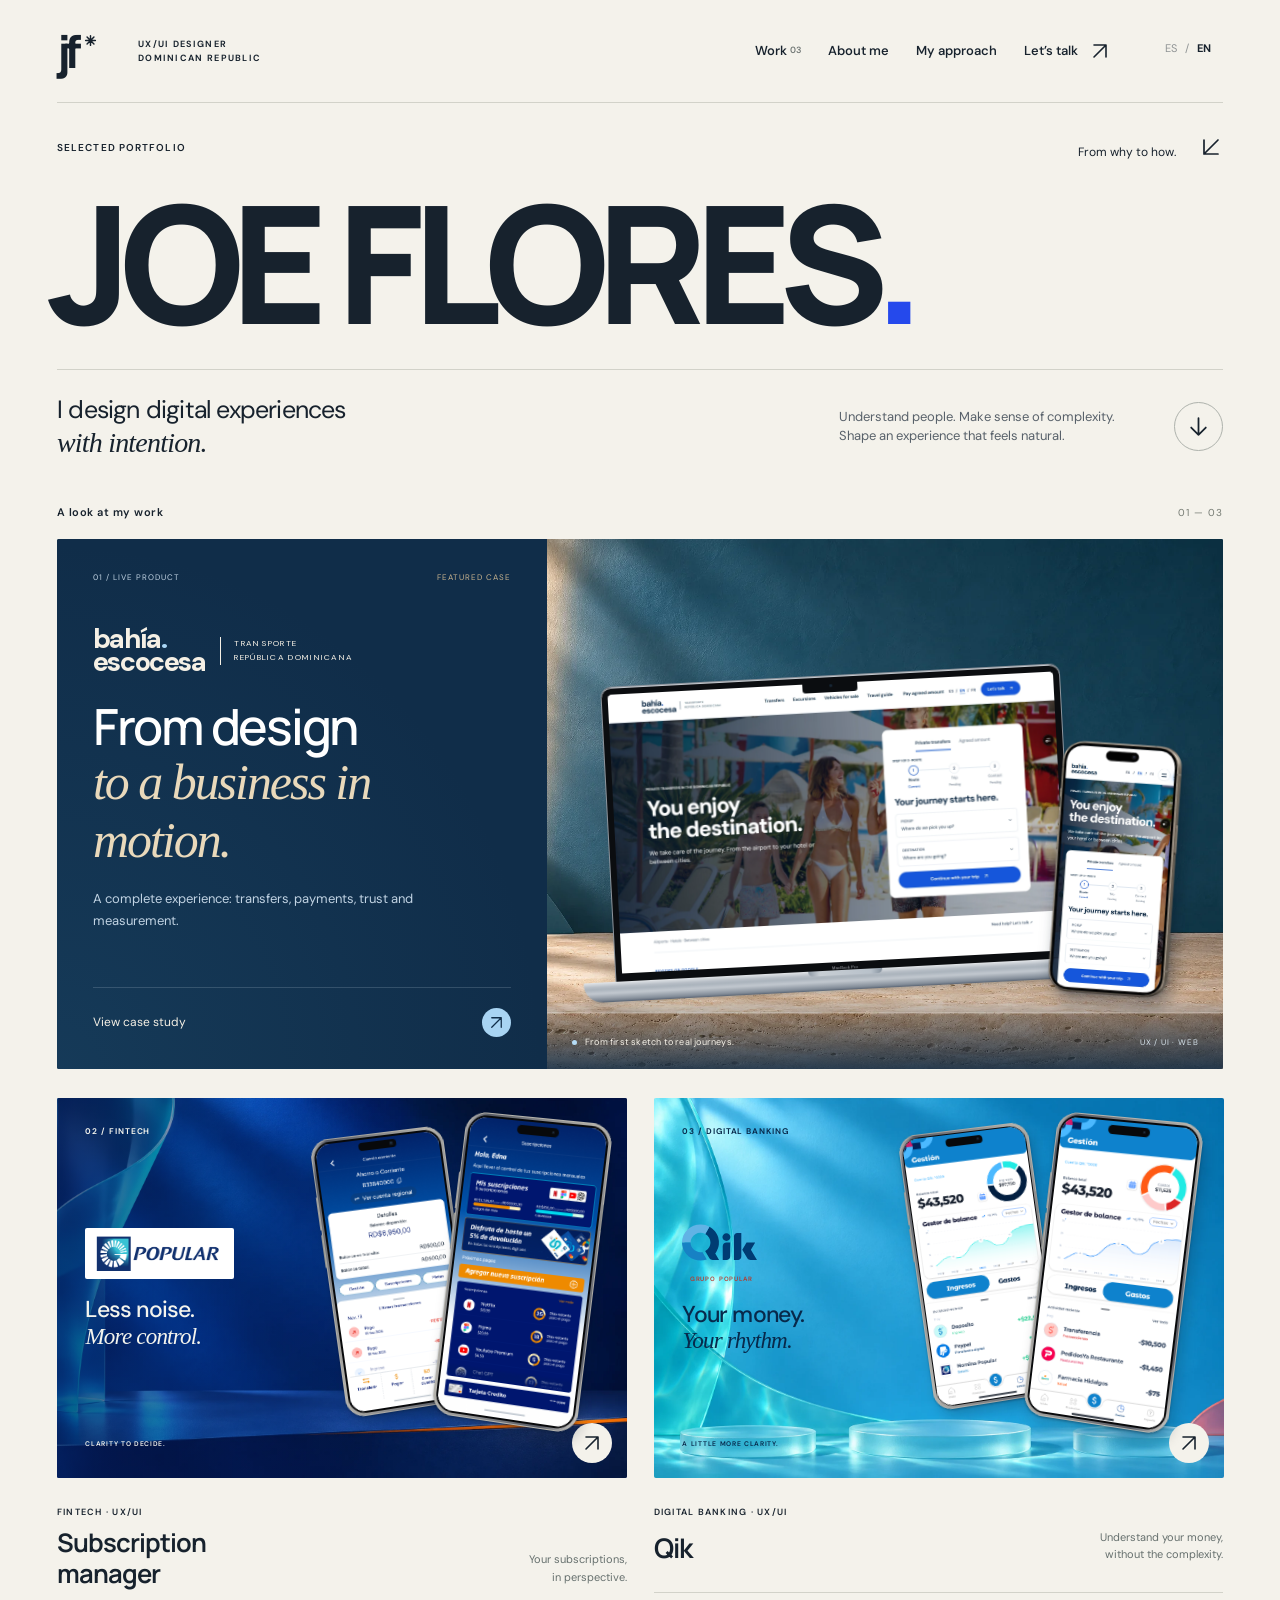
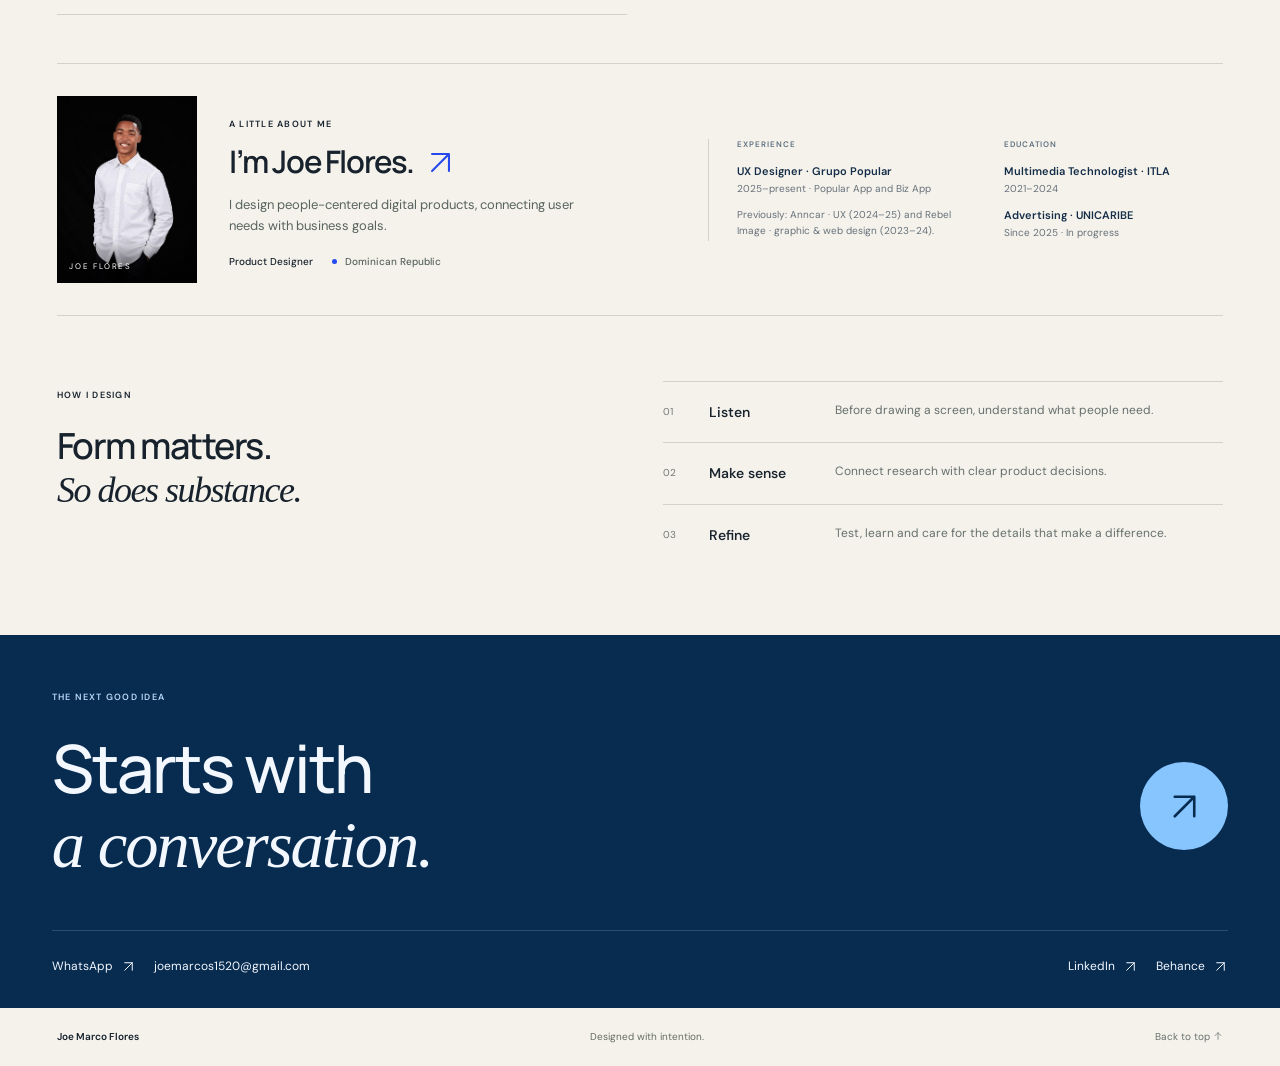
<file: index.html>
<!DOCTYPE html><!--RZm0RHd93FFz3x6R8NJFx--><html lang="es"><head><meta charSet="utf-8"/><meta name="viewport" content="width=device-width, initial-scale=1"/><link rel="preload" as="image" href="/assets/bahia-editorial-scene-v2.webp"/><link rel="preload" as="image" href="/brands/banco-popular.png"/><link rel="preload" as="image" href="/brands/qik.svg"/><link rel="stylesheet" href="/_next/static/css/b56b23ca45e11f34.css" data-precedence="next"/><link rel="stylesheet" href="/_next/static/css/22aca18f364b1f8f.css" data-precedence="next"/><link rel="stylesheet" href="/_next/static/css/aa8839a4b5eee805.css" data-precedence="next"/><link rel="stylesheet" href="/_next/static/css/de55ce3bc943521c.css" data-precedence="next"/><link rel="stylesheet" href="/_next/static/css/5aa8cb97402529fc.css" data-precedence="next"/><link rel="preload" as="script" fetchPriority="low" href="/_next/static/chunks/webpack-1fdf7bc646a7a516.js"/><script src="/_next/static/chunks/4bd1b696-c023c6e3521b1417.js" async=""></script><script src="/_next/static/chunks/255-0e5ac6cd71b0e266.js" async=""></script><script src="/_next/static/chunks/main-app-debdf4bf63d4c875.js" async=""></script><script src="/_next/static/chunks/app/layout-121a145ad24edab0.js" async=""></script><script src="/_next/static/chunks/app/page-9e885629a5d65885.js" async=""></script><title>Joe Flores — Product Designer · UX/UI</title><meta name="description" content="Diseño experiencias digitales con intención. Portafolio de producto y UX/UI de Joe Flores."/><meta name="robots" content="noindex, nofollow"/><link rel="canonical" href="https://joefloresxv.github.io/"/><meta property="og:title" content="Joe Flores — Product Designer · UX/UI"/><meta property="og:description" content="Diseño experiencias digitales con intención. Portafolio de producto y UX/UI de Joe Flores."/><meta property="og:url" content="https://joefloresxv.github.io/"/><meta property="og:site_name" content="Joe Flores"/><meta property="og:locale" content="es_DO"/><meta property="og:image" content="https://joefloresxv.github.io/social/joe-flores-logo-v1.png"/><meta property="og:image:width" content="1200"/><meta property="og:image:height" content="630"/><meta property="og:image:type" content="image/png"/><meta property="og:image:alt" content="Logo de Joe Flores — Product Designer · UX/UI"/><meta property="og:type" content="website"/><meta name="twitter:card" content="summary_large_image"/><meta name="twitter:title" content="Joe Flores — Product Designer · UX/UI"/><meta name="twitter:description" content="Diseño experiencias digitales con intención. Portafolio de producto y UX/UI de Joe Flores."/><meta name="twitter:image" content="https://joefloresxv.github.io/social/joe-flores-logo-v1.png"/><meta name="twitter:image:alt" content="Logo de Joe Flores — Product Designer · UX/UI"/><link rel="icon" href="/icon.svg?3f136c70be4e0a93" type="image/svg+xml" sizes="any"/><script src="/_next/static/chunks/polyfills-42372ed130431b0a.js" noModule=""></script></head><body><div hidden=""><!--$--><!--/$--></div><div class="jf-page" lang="es"><header class="jf-header"><a href="#inicio" class="jf-wordmark" aria-label="Joe Flores, inicio">jf<span><svg data-portfolio-icon="asterisk" aria-hidden="true" focusable="false" width="1em" height="1em" viewBox="0 0 24 24" fill="none" stroke="currentColor" stroke-width="2.7" stroke-linecap="round" stroke-linejoin="round" style="display:inline-block;vertical-align:-.12em;flex-shrink:0;pointer-events:none"><path d="M12 3v18M3 12h18M5.64 5.64l12.72 12.72M5.64 18.36 18.36 5.64"></path></svg></span></a><span class="jf-header-caption">UX/UI DESIGNER<br/>REPÚBLICA DOMINICANA</span><nav id="jf-navigation" class="jf-nav" aria-label="Navegación principal"><a href="#projects">Proyectos<!-- --> <span>03</span></a><a href="#sobre-mi">Sobre mí</a><a href="#enfoque">Mi enfoque</a><a href="mailto:joemarcos1520@gmail.com">Hablemos<!-- --> <svg width="24" height="24" viewBox="0 0 24 24" fill="none" aria-hidden="true"><path d="M6 18 18 6M6 6h12v12" stroke="currentColor" stroke-width="1.6" stroke-linecap="round" stroke-linejoin="round"></path></svg></a></nav><button class="jf-lang" aria-label="Switch to English"><span class="jf-active">ES</span><span class="jf-lang-divider">/</span><span class="">EN</span></button><button class="jf-menu" aria-controls="jf-navigation" aria-expanded="false" aria-label="Abrir o cerrar menú"><svg data-portfolio-icon="menu" aria-hidden="true" focusable="false" width="1em" height="1em" viewBox="0 0 24 24" fill="none" stroke="currentColor" stroke-width="1.7" stroke-linecap="round" stroke-linejoin="round" style="display:inline-block;vertical-align:-.12em;flex-shrink:0;pointer-events:none"><path d="M4 6h16M4 12h16M4 18h16"></path></svg></button></header><main><section class="jf-intro" id="inicio"><div class="jf-intro-top"><span>PORTAFOLIO SELECCIONADO</span><span class="jf-intro-note">Del porqué al cómo.<!-- --> <span><svg data-portfolio-icon="arrow-down-left" aria-hidden="true" focusable="false" width="1em" height="1em" viewBox="0 0 24 24" fill="none" stroke="currentColor" stroke-width="1.7" stroke-linecap="round" stroke-linejoin="round" style="display:inline-block;vertical-align:-.12em;flex-shrink:0;pointer-events:none"><path d="M19 5 5 19M5 5v14h14"></path></svg></span></span></div><h1>JOE FLORES<span class="jf-name-dot">.</span></h1><div class="jf-intro-bottom"><p>Diseño experiencias digitales<br/><em>con intención.</em></p><p class="jf-intro-description">Entender a las personas. Ordenar lo complejo. Darle forma a una experiencia que se sienta natural.</p><a href="#projects" class="jf-down" aria-label="Ver proyectos"><svg data-portfolio-icon="arrow-down" aria-hidden="true" focusable="false" width="1em" height="1em" viewBox="0 0 24 24" fill="none" stroke="currentColor" stroke-width="1.7" stroke-linecap="round" stroke-linejoin="round" style="display:inline-block;vertical-align:-.12em;flex-shrink:0;pointer-events:none"><path d="M12 4v16m-7-7 7 7 7-7"></path></svg></a></div></section><section class="jf-work" id="projects" aria-label="Proyectos seleccionados"><div class="jf-section-line"><h2>Una mirada a mi trabajo</h2><span>01 — 03</span></div><a class="jf-feature jf-feature-bahia" id="bahia-cover" href="/proyectos/bahia/"><div class="jf-feature-copy"><div class="jf-project-kicker"><span>01 / <!-- -->PRODUCTO EN PRODUCCIÓN</span><span>CASO DESTACADO</span></div><div class="jf-feature-story"><span class="project-brand project-brand-bahia jf-bahia-feature-brand" role="img" aria-label="Bahía Escocesa"><span class="bahia-brand-name">bahía<span class="bahia-brand-dot">.</span><br/>escocesa</span><span class="bahia-brand-descriptor">TRANSPORTE<br/>REPÚBLICA DOMINICANA</span></span><h3>Del diseño<br/><em>a un negocio en marcha.</em></h3><p class="jf-feature-description">Una experiencia completa: traslados, pagos, confianza y medición.</p></div><div class="jf-feature-link"><span>Ver el caso</span><svg width="24" height="24" viewBox="0 0 24 24" fill="none" aria-hidden="true"><path d="M6 18 18 6M6 6h12v12" stroke="currentColor" stroke-width="1.6" stroke-linecap="round" stroke-linejoin="round"></path></svg></div></div><div class="jf-feature-art jf-bahia-feature-art"><img class="jf-cover-photo jf-scene-background" src="/assets/bahia-editorial-scene-v2.webp" width="1586" height="992" alt=""/><div class="device-macbook jf-bahia-feature-mac" data-device="macbook"><div class="device-macbook-lid"><div class="device-macbook-screen"><img src="/assets/bahia-desktop-hd.webp" alt="Portada real de Bahía Escocesa en un MacBook Pro." width="1897" height="1186" loading="lazy" data-original-screen="true"/></div><span class="device-macbook-camera" aria-hidden="true"><i></i></span><span class="device-macbook-name" aria-hidden="true">MacBook Pro</span></div><div class="device-macbook-base" aria-hidden="true"><span></span></div></div><div class="bahia-iphone jf-bahia-feature-phone" data-device="iphone"><div class="bahia-iphone-image"><div class="bahia-iphone-display"><img src="/assets/bahia-home-mobile-es.webp" alt="Portada real de Bahía Escocesa en un iPhone." width="828" height="1724" loading="lazy" data-original-screen="true"/></div><img class="bahia-iphone-frame" src="/assets/bahia-iphone-titanium.webp" width="640" height="1285" alt="" loading="lazy"/></div></div><div class="jf-art-label"><span class="jf-bahia-live-dot"></span>Del primer boceto al viaje real.<span class="jf-cover-type">UX / UI · WEB</span></div></div></a><div class="jf-secondary-grid"><a class="jf-project jf-popular" id="popular-cover" href="/proyectos/gestor/"><div class="jf-project-image"><img class="jf-scene-background" src="/assets/gestor-editorial-scene-v2.webp" width="1536" height="1024" loading="lazy" alt=""/><div class="device-iphone jf-real-device jf-popular-back" data-device="iphone"><div class="device-iphone-body"><div class="device-iphone-screen"><img src="/assets/gestor-cuenta-real.png" alt="Pantalla original del portafolio: cuenta corriente." width="430" height="932" loading="lazy" data-original-screen="true"/></div><span class="device-iphone-island" aria-hidden="true"><i></i></span></div><span class="device-iphone-buttons" aria-hidden="true"></span></div><div class="device-iphone jf-real-device jf-popular-front" data-device="iphone"><div class="device-iphone-body"><div class="device-iphone-screen"><img src="/assets/gestor-suscripciones-real.png" alt="Pantalla original del portafolio: mis suscripciones y próximos pagos." width="430" height="932" loading="lazy" data-original-screen="true"/></div><span class="device-iphone-island" aria-hidden="true"><i></i></span></div><span class="device-iphone-buttons" aria-hidden="true"></span></div><div class="jf-cover-editorial jf-popular-editorial"><span class="jf-cover-index">02 / FINTECH</span><div><span class="project-brand project-brand-popular "><img src="/brands/banco-popular.png" width="300" height="81" alt="Banco Popular"/></span><p>Menos ruido.<br/><em>Más control.</em></p></div><span class="jf-cover-footnote">CLARIDAD PARA DECIDIR.</span></div><span class="jf-project-arrow"><svg width="24" height="24" viewBox="0 0 24 24" fill="none" aria-hidden="true"><path d="M6 18 18 6M6 6h12v12" stroke="currentColor" stroke-width="1.6" stroke-linecap="round" stroke-linejoin="round"></path></svg></span></div><div class="jf-project-caption"><div><span class="jf-small-label">FINTECH · UX/UI</span><h3>Gestor de suscripciones</h3></div><p>Tus suscripciones,<br/>en perspectiva.</p></div></a><a class="jf-project jf-qik" id="qik-cover" href="/proyectos/qik/"><div class="jf-project-image"><img class="jf-scene-background" src="/assets/qik-editorial-scene-v2.webp" width="1536" height="1024" loading="lazy" alt=""/><div class="device-iphone jf-real-device jf-qik-back" data-device="iphone"><div class="device-iphone-body"><div class="device-iphone-screen"><img src="/assets/qik-ingresos-real.png" alt="Pantalla original Qik del portafolio: gestión de ingresos." width="402" height="874" loading="lazy" data-original-screen="true"/></div><span class="device-iphone-island" aria-hidden="true"><i></i></span></div><span class="device-iphone-buttons" aria-hidden="true"></span></div><div class="device-iphone jf-real-device jf-qik-front" data-device="iphone"><div class="device-iphone-body"><div class="device-iphone-screen"><img src="/assets/qik-gastos-real.png" alt="Pantalla original Qik del portafolio: gestión de gastos." width="402" height="874" loading="lazy" data-original-screen="true"/></div><span class="device-iphone-island" aria-hidden="true"><i></i></span></div><span class="device-iphone-buttons" aria-hidden="true"></span></div><div class="jf-cover-editorial jf-qik-editorial"><span class="jf-cover-index">03 / <!-- -->BANCA DIGITAL</span><div><span class="project-brand project-brand-qik jf-qik-logotype"><img src="/brands/qik.svg" width="75" height="38" alt="Qik"/><span>GRUPO POPULAR</span></span><p>Tu dinero.<br/><em>A tu ritmo.</em></p></div><span class="jf-cover-footnote">UN POCO MÁS DE CLARIDAD.</span></div><span class="jf-project-arrow"><svg width="24" height="24" viewBox="0 0 24 24" fill="none" aria-hidden="true"><path d="M6 18 18 6M6 6h12v12" stroke="currentColor" stroke-width="1.6" stroke-linecap="round" stroke-linejoin="round"></path></svg></span></div><div class="jf-project-caption"><div><span class="jf-small-label">BANCA DIGITAL · UX/UI</span><h3>Qik</h3></div><p>Entender tu dinero,<br/>sin complicaciones.</p></div></a></div></section><section class="jf-about" id="sobre-mi" aria-labelledby="jf-about-title"><figure class="jf-about-photo"><img src="/assets/joe-flores.jpg" width="601" height="900" alt="Joe Flores" loading="lazy"/><figcaption>JOE FLORES</figcaption></figure><div class="jf-about-copy"><span class="jf-small-label">UN POCO DE MÍ</span><h2 id="jf-about-title">Soy Joe Flores.<!-- --> <span><svg data-portfolio-icon="arrow-up-right" aria-hidden="true" focusable="false" width="1em" height="1em" viewBox="0 0 24 24" fill="none" stroke="currentColor" stroke-width="1.7" stroke-linecap="round" stroke-linejoin="round" style="display:inline-block;vertical-align:-.12em;flex-shrink:0;pointer-events:none"><path d="M5 19 19 5M5 5h14v14"></path></svg></span></h2><p>Diseño productos digitales centrados en las personas, conectando sus necesidades con las del negocio.</p><div class="jf-about-details"><span>Product Designer</span><span class="jf-about-location">República Dominicana</span></div></div><div class="jf-about-cv"><div><h3>EXPERIENCIA</h3><p><strong>UX Designer · Grupo Popular</strong><span>2025–actualidad · App Popular y App Biz</span></p><p class="jf-cv-previous">Antes: Anncar · UX (2024–25) y Rebel Image · diseño gráfico y web (2023–24).</p></div><div><h3>FORMACIÓN</h3><p><strong>Tecnólogo en Multimedia · ITLA</strong><span>2021–2024</span></p><p><strong>Publicidad · UNICARIBE</strong><span>Desde 2025 · En curso</span></p></div></div></section><section class="jf-approach" id="enfoque"><div class="jf-approach-heading"><span class="jf-small-label">MI FORMA DE DISEÑAR</span><h2>La forma importa.<br/><span>El fondo, también.</span></h2></div><div class="jf-methods"><div><span>01</span><h3>Escuchar</h3><p>Antes de dibujar una pantalla, entender qué necesitan las personas.</p></div><div><span>02</span><h3>Dar sentido</h3><p>Conectar la investigación con decisiones claras de producto.</p></div><div><span>03</span><h3>Afinar</h3><p>Probar, aprender y cuidar los detalles que hacen la diferencia.</p></div></div></section><section class="jf-contact" id="contacto"><span class="jf-small-label">LA PRÓXIMA BUENA IDEA</span><a href="mailto:joemarcos1520@gmail.com"><h2>Empieza con<br/><em>una conversación.</em></h2><span class="jf-contact-arrow"><svg width="24" height="24" viewBox="0 0 24 24" fill="none" aria-hidden="true"><path d="M6 18 18 6M6 6h12v12" stroke="currentColor" stroke-width="1.6" stroke-linecap="round" stroke-linejoin="round"></path></svg></span></a><div class="jf-contact-bottom"><div class="jf-contact-links"><a href="https://wa.me/18293192015" target="_blank" rel="noreferrer">WhatsApp <svg width="24" height="24" viewBox="0 0 24 24" fill="none" aria-hidden="true"><path d="M6 18 18 6M6 6h12v12" stroke="currentColor" stroke-width="1.6" stroke-linecap="round" stroke-linejoin="round"></path></svg></a><a href="mailto:joemarcos1520@gmail.com">joemarcos1520@gmail.com</a></div><div class="jf-contact-links"><a href="https://www.linkedin.com/in/joefloresxv/" target="_blank" rel="noopener noreferrer">LinkedIn <svg width="24" height="24" viewBox="0 0 24 24" fill="none" aria-hidden="true"><path d="M6 18 18 6M6 6h12v12" stroke="currentColor" stroke-width="1.6" stroke-linecap="round" stroke-linejoin="round"></path></svg></a><a href="https://www.behance.net/joeflores3" target="_blank" rel="noreferrer">Behance <svg width="24" height="24" viewBox="0 0 24 24" fill="none" aria-hidden="true"><path d="M6 18 18 6M6 6h12v12" stroke="currentColor" stroke-width="1.6" stroke-linecap="round" stroke-linejoin="round"></path></svg></a></div></div></section></main><footer class="jf-footer"><span>Joe Marco Flores</span><span>Diseñado con intención.</span><a href="#inicio">Volver arriba<!-- --> <svg data-portfolio-icon="arrow-up" aria-hidden="true" focusable="false" width="1em" height="1em" viewBox="0 0 24 24" fill="none" stroke="currentColor" stroke-width="1.7" stroke-linecap="round" stroke-linejoin="round" style="display:inline-block;vertical-align:-.12em;flex-shrink:0;pointer-events:none"><path d="M12 20V4m-7 7 7-7 7 7"></path></svg></a></footer></div><!--$--><!--/$--><script src="/_next/static/chunks/webpack-1fdf7bc646a7a516.js" id="_R_" async=""></script><script>(self.__next_f=self.__next_f||[]).push([0])</script><script>self.__next_f.push([1,"1:\"$Sreact.fragment\"\n2:I[6124,[\"177\",\"static/chunks/app/layout-121a145ad24edab0.js\"],\"default\"]\n3:I[9766,[],\"\"]\n4:I[8924,[],\"\"]\n5:I[9992,[\"974\",\"static/chunks/app/page-9e885629a5d65885.js\"],\"PortadaJoeFlores\"]\n6:I[4431,[],\"OutletBoundary\"]\n8:I[5278,[],\"AsyncMetadataOutlet\"]\na:I[4431,[],\"ViewportBoundary\"]\nc:I[4431,[],\"MetadataBoundary\"]\nd:\"$Sreact.suspense\"\nf:I[7150,[],\"\"]\n:HL[\"/_next/static/css/b56b23ca45e11f34.css\",\"style\"]\n:HL[\"/_next/static/css/22aca18f364b1f8f.css\",\"style\"]\n:HL[\"/_next/static/css/aa8839a4b5eee805.css\",\"style\"]\n:HL[\"/_next/static/css/de55ce3bc943521c.css\",\"style\"]\n:HL[\"/_next/static/css/5aa8cb97402529fc.css\",\"style\"]\n"])</script><script>self.__next_f.push([1,"0:{\"P\":null,\"b\":\"RZm0RHd93FFz3x6R8NJFx\",\"p\":\"\",\"c\":[\"\",\"\"],\"i\":false,\"f\":[[[\"\",{\"children\":[\"__PAGE__\",{}]},\"$undefined\",\"$undefined\",true],[\"\",[\"$\",\"$1\",\"c\",{\"children\":[[[\"$\",\"link\",\"0\",{\"rel\":\"stylesheet\",\"href\":\"/_next/static/css/b56b23ca45e11f34.css\",\"precedence\":\"next\",\"crossOrigin\":\"$undefined\",\"nonce\":\"$undefined\"}],[\"$\",\"link\",\"1\",{\"rel\":\"stylesheet\",\"href\":\"/_next/static/css/22aca18f364b1f8f.css\",\"precedence\":\"next\",\"crossOrigin\":\"$undefined\",\"nonce\":\"$undefined\"}]],[\"$\",\"html\",null,{\"lang\":\"es\",\"children\":[\"$\",\"body\",null,{\"children\":[\"$\",\"$L2\",null,{\"children\":[\"$\",\"$L3\",null,{\"parallelRouterKey\":\"children\",\"error\":\"$undefined\",\"errorStyles\":\"$undefined\",\"errorScripts\":\"$undefined\",\"template\":[\"$\",\"$L4\",null,{}],\"templateStyles\":\"$undefined\",\"templateScripts\":\"$undefined\",\"notFound\":[[[\"$\",\"title\",null,{\"children\":\"404: This page could not be found.\"}],[\"$\",\"div\",null,{\"style\":{\"fontFamily\":\"system-ui,\\\"Segoe UI\\\",Roboto,Helvetica,Arial,sans-serif,\\\"Apple Color Emoji\\\",\\\"Segoe UI Emoji\\\"\",\"height\":\"100vh\",\"textAlign\":\"center\",\"display\":\"flex\",\"flexDirection\":\"column\",\"alignItems\":\"center\",\"justifyContent\":\"center\"},\"children\":[\"$\",\"div\",null,{\"children\":[[\"$\",\"style\",null,{\"dangerouslySetInnerHTML\":{\"__html\":\"body{color:#000;background:#fff;margin:0}.next-error-h1{border-right:1px solid rgba(0,0,0,.3)}@media (prefers-color-scheme:dark){body{color:#fff;background:#000}.next-error-h1{border-right:1px solid rgba(255,255,255,.3)}}\"}}],[\"$\",\"h1\",null,{\"className\":\"next-error-h1\",\"style\":{\"display\":\"inline-block\",\"margin\":\"0 20px 0 0\",\"padding\":\"0 23px 0 0\",\"fontSize\":24,\"fontWeight\":500,\"verticalAlign\":\"top\",\"lineHeight\":\"49px\"},\"children\":404}],[\"$\",\"div\",null,{\"style\":{\"display\":\"inline-block\"},\"children\":[\"$\",\"h2\",null,{\"style\":{\"fontSize\":14,\"fontWeight\":400,\"lineHeight\":\"49px\",\"margin\":0},\"children\":\"This page could not be found.\"}]}]]}]}]],[]],\"forbidden\":\"$undefined\",\"unauthorized\":\"$undefined\"}]}]}]}]]}],{\"children\":[\"__PAGE__\",[\"$\",\"$1\",\"c\",{\"children\":[[\"$\",\"$L5\",null,{}],[[\"$\",\"link\",\"0\",{\"rel\":\"stylesheet\",\"href\":\"/_next/static/css/aa8839a4b5eee805.css\",\"precedence\":\"next\",\"crossOrigin\":\"$undefined\",\"nonce\":\"$undefined\"}],[\"$\",\"link\",\"1\",{\"rel\":\"stylesheet\",\"href\":\"/_next/static/css/de55ce3bc943521c.css\",\"precedence\":\"next\",\"crossOrigin\":\"$undefined\",\"nonce\":\"$undefined\"}],[\"$\",\"link\",\"2\",{\"rel\":\"stylesheet\",\"href\":\"/_next/static/css/5aa8cb97402529fc.css\",\"precedence\":\"next\",\"crossOrigin\":\"$undefined\",\"nonce\":\"$undefined\"}]],[\"$\",\"$L6\",null,{\"children\":[\"$L7\",[\"$\",\"$L8\",null,{\"promise\":\"$@9\"}]]}]]}],{},null,false]},null,false],[\"$\",\"$1\",\"h\",{\"children\":[null,[[\"$\",\"$La\",null,{\"children\":\"$Lb\"}],null],[\"$\",\"$Lc\",null,{\"children\":[\"$\",\"div\",null,{\"hidden\":true,\"children\":[\"$\",\"$d\",null,{\"fallback\":null,\"children\":\"$Le\"}]}]}]]}],false]],\"m\":\"$undefined\",\"G\":[\"$f\",[]],\"s\":false,\"S\":true}\n"])</script><script>self.__next_f.push([1,"b:[[\"$\",\"meta\",\"0\",{\"charSet\":\"utf-8\"}],[\"$\",\"meta\",\"1\",{\"name\":\"viewport\",\"content\":\"width=device-width, initial-scale=1\"}]]\n7:null\n"])</script><script>self.__next_f.push([1,"10:I[622,[],\"IconMark\"]\n"])</script><script>self.__next_f.push([1,"9:{\"metadata\":[[\"$\",\"title\",\"0\",{\"children\":\"Joe Flores — Product Designer · UX/UI\"}],[\"$\",\"meta\",\"1\",{\"name\":\"description\",\"content\":\"Diseño experiencias digitales con intención. Portafolio de producto y UX/UI de Joe Flores.\"}],[\"$\",\"meta\",\"2\",{\"name\":\"robots\",\"content\":\"noindex, nofollow\"}],[\"$\",\"link\",\"3\",{\"rel\":\"canonical\",\"href\":\"https://joefloresxv.github.io/\"}],[\"$\",\"meta\",\"4\",{\"property\":\"og:title\",\"content\":\"Joe Flores — Product Designer · UX/UI\"}],[\"$\",\"meta\",\"5\",{\"property\":\"og:description\",\"content\":\"Diseño experiencias digitales con intención. Portafolio de producto y UX/UI de Joe Flores.\"}],[\"$\",\"meta\",\"6\",{\"property\":\"og:url\",\"content\":\"https://joefloresxv.github.io/\"}],[\"$\",\"meta\",\"7\",{\"property\":\"og:site_name\",\"content\":\"Joe Flores\"}],[\"$\",\"meta\",\"8\",{\"property\":\"og:locale\",\"content\":\"es_DO\"}],[\"$\",\"meta\",\"9\",{\"property\":\"og:image\",\"content\":\"https://joefloresxv.github.io/social/joe-flores-logo-v1.png\"}],[\"$\",\"meta\",\"10\",{\"property\":\"og:image:width\",\"content\":\"1200\"}],[\"$\",\"meta\",\"11\",{\"property\":\"og:image:height\",\"content\":\"630\"}],[\"$\",\"meta\",\"12\",{\"property\":\"og:image:type\",\"content\":\"image/png\"}],[\"$\",\"meta\",\"13\",{\"property\":\"og:image:alt\",\"content\":\"Logo de Joe Flores — Product Designer · UX/UI\"}],[\"$\",\"meta\",\"14\",{\"property\":\"og:type\",\"content\":\"website\"}],[\"$\",\"meta\",\"15\",{\"name\":\"twitter:card\",\"content\":\"summary_large_image\"}],[\"$\",\"meta\",\"16\",{\"name\":\"twitter:title\",\"content\":\"Joe Flores — Product Designer · UX/UI\"}],[\"$\",\"meta\",\"17\",{\"name\":\"twitter:description\",\"content\":\"Diseño experiencias digitales con intención. Portafolio de producto y UX/UI de Joe Flores.\"}],[\"$\",\"meta\",\"18\",{\"name\":\"twitter:image\",\"content\":\"https://joefloresxv.github.io/social/joe-flores-logo-v1.png\"}],[\"$\",\"meta\",\"19\",{\"name\":\"twitter:image:alt\",\"content\":\"Logo de Joe Flores — Product Designer · UX/UI\"}],[\"$\",\"link\",\"20\",{\"rel\":\"icon\",\"href\":\"/icon.svg?3f136c70be4e0a93\",\"type\":\"image/svg+xml\",\"sizes\":\"any\"}],[\"$\",\"$L10\",\"21\",{}]],\"error\":null,\"digest\":\"$undefined\"}\n"])</script><script>self.__next_f.push([1,"e:\"$9:metadata\"\n"])</script></body></html>
</file>
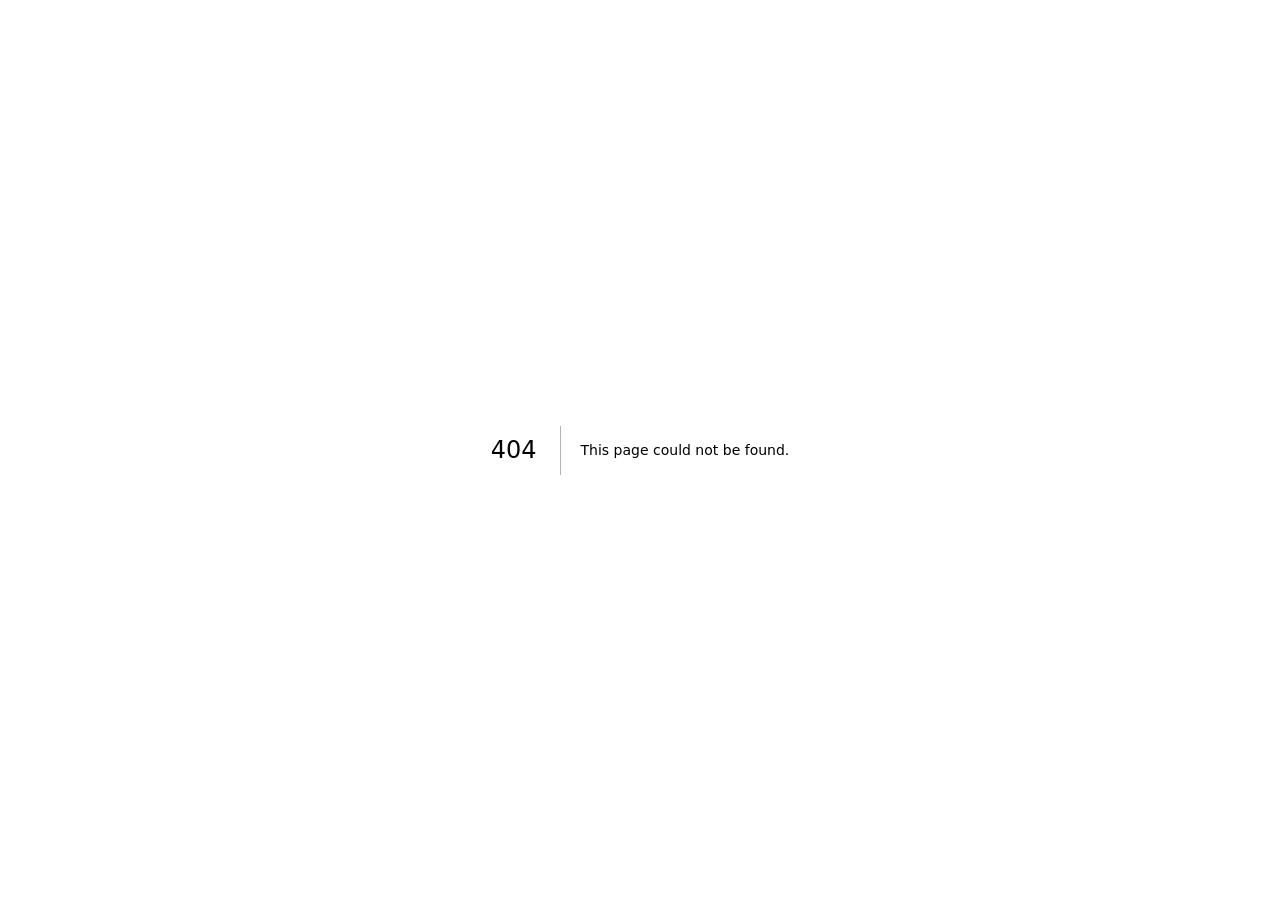
<file: 404/index.html>
<!DOCTYPE html><!--RZm0RHd93FFz3x6R8NJFx--><html lang="es"><head><meta charSet="utf-8"/><meta name="viewport" content="width=device-width, initial-scale=1"/><link rel="stylesheet" href="/_next/static/css/b56b23ca45e11f34.css" data-precedence="next"/><link rel="stylesheet" href="/_next/static/css/22aca18f364b1f8f.css" data-precedence="next"/><link rel="preload" as="script" fetchPriority="low" href="/_next/static/chunks/webpack-1fdf7bc646a7a516.js"/><script src="/_next/static/chunks/4bd1b696-c023c6e3521b1417.js" async=""></script><script src="/_next/static/chunks/255-0e5ac6cd71b0e266.js" async=""></script><script src="/_next/static/chunks/main-app-debdf4bf63d4c875.js" async=""></script><script src="/_next/static/chunks/app/layout-121a145ad24edab0.js" async=""></script><meta name="robots" content="noindex"/><title>404: This page could not be found.</title><title>Joe Flores — UX / UI Designer</title><meta name="description" content="El archivo de proyectos de Joe Flores. Diseño de experiencias digitales."/><meta name="robots" content="noindex, nofollow"/><link rel="icon" href="/icon.svg?3f136c70be4e0a93" type="image/svg+xml" sizes="any"/><script src="/_next/static/chunks/polyfills-42372ed130431b0a.js" noModule=""></script></head><body><div hidden=""><!--$--><!--/$--></div><div style="font-family:system-ui,&quot;Segoe UI&quot;,Roboto,Helvetica,Arial,sans-serif,&quot;Apple Color Emoji&quot;,&quot;Segoe UI Emoji&quot;;height:100vh;text-align:center;display:flex;flex-direction:column;align-items:center;justify-content:center"><div><style>body{color:#000;background:#fff;margin:0}.next-error-h1{border-right:1px solid rgba(0,0,0,.3)}@media (prefers-color-scheme:dark){body{color:#fff;background:#000}.next-error-h1{border-right:1px solid rgba(255,255,255,.3)}}</style><h1 class="next-error-h1" style="display:inline-block;margin:0 20px 0 0;padding:0 23px 0 0;font-size:24px;font-weight:500;vertical-align:top;line-height:49px">404</h1><div style="display:inline-block"><h2 style="font-size:14px;font-weight:400;line-height:49px;margin:0">This page could not be found.</h2></div></div></div><!--$--><!--/$--><script src="/_next/static/chunks/webpack-1fdf7bc646a7a516.js" id="_R_" async=""></script><script>(self.__next_f=self.__next_f||[]).push([0])</script><script>self.__next_f.push([1,"1:\"$Sreact.fragment\"\n2:I[6124,[\"177\",\"static/chunks/app/layout-121a145ad24edab0.js\"],\"default\"]\n3:I[9766,[],\"\"]\n4:I[8924,[],\"\"]\n5:I[4431,[],\"OutletBoundary\"]\n7:I[5278,[],\"AsyncMetadataOutlet\"]\n9:I[4431,[],\"ViewportBoundary\"]\nb:I[4431,[],\"MetadataBoundary\"]\nc:\"$Sreact.suspense\"\ne:I[7150,[],\"\"]\n:HL[\"/_next/static/css/b56b23ca45e11f34.css\",\"style\"]\n:HL[\"/_next/static/css/22aca18f364b1f8f.css\",\"style\"]\n"])</script><script>self.__next_f.push([1,"0:{\"P\":null,\"b\":\"RZm0RHd93FFz3x6R8NJFx\",\"p\":\"\",\"c\":[\"\",\"_not-found\",\"\"],\"i\":false,\"f\":[[[\"\",{\"children\":[\"/_not-found\",{\"children\":[\"__PAGE__\",{}]}]},\"$undefined\",\"$undefined\",true],[\"\",[\"$\",\"$1\",\"c\",{\"children\":[[[\"$\",\"link\",\"0\",{\"rel\":\"stylesheet\",\"href\":\"/_next/static/css/b56b23ca45e11f34.css\",\"precedence\":\"next\",\"crossOrigin\":\"$undefined\",\"nonce\":\"$undefined\"}],[\"$\",\"link\",\"1\",{\"rel\":\"stylesheet\",\"href\":\"/_next/static/css/22aca18f364b1f8f.css\",\"precedence\":\"next\",\"crossOrigin\":\"$undefined\",\"nonce\":\"$undefined\"}]],[\"$\",\"html\",null,{\"lang\":\"es\",\"children\":[\"$\",\"body\",null,{\"children\":[\"$\",\"$L2\",null,{\"children\":[\"$\",\"$L3\",null,{\"parallelRouterKey\":\"children\",\"error\":\"$undefined\",\"errorStyles\":\"$undefined\",\"errorScripts\":\"$undefined\",\"template\":[\"$\",\"$L4\",null,{}],\"templateStyles\":\"$undefined\",\"templateScripts\":\"$undefined\",\"notFound\":\"$undefined\",\"forbidden\":\"$undefined\",\"unauthorized\":\"$undefined\"}]}]}]}]]}],{\"children\":[\"/_not-found\",[\"$\",\"$1\",\"c\",{\"children\":[null,[\"$\",\"$L3\",null,{\"parallelRouterKey\":\"children\",\"error\":\"$undefined\",\"errorStyles\":\"$undefined\",\"errorScripts\":\"$undefined\",\"template\":[\"$\",\"$L4\",null,{}],\"templateStyles\":\"$undefined\",\"templateScripts\":\"$undefined\",\"notFound\":\"$undefined\",\"forbidden\":\"$undefined\",\"unauthorized\":\"$undefined\"}]]}],{\"children\":[\"__PAGE__\",[\"$\",\"$1\",\"c\",{\"children\":[[[\"$\",\"title\",null,{\"children\":\"404: This page could not be found.\"}],[\"$\",\"div\",null,{\"style\":{\"fontFamily\":\"system-ui,\\\"Segoe UI\\\",Roboto,Helvetica,Arial,sans-serif,\\\"Apple Color Emoji\\\",\\\"Segoe UI Emoji\\\"\",\"height\":\"100vh\",\"textAlign\":\"center\",\"display\":\"flex\",\"flexDirection\":\"column\",\"alignItems\":\"center\",\"justifyContent\":\"center\"},\"children\":[\"$\",\"div\",null,{\"children\":[[\"$\",\"style\",null,{\"dangerouslySetInnerHTML\":{\"__html\":\"body{color:#000;background:#fff;margin:0}.next-error-h1{border-right:1px solid rgba(0,0,0,.3)}@media (prefers-color-scheme:dark){body{color:#fff;background:#000}.next-error-h1{border-right:1px solid rgba(255,255,255,.3)}}\"}}],[\"$\",\"h1\",null,{\"className\":\"next-error-h1\",\"style\":{\"display\":\"inline-block\",\"margin\":\"0 20px 0 0\",\"padding\":\"0 23px 0 0\",\"fontSize\":24,\"fontWeight\":500,\"verticalAlign\":\"top\",\"lineHeight\":\"49px\"},\"children\":404}],[\"$\",\"div\",null,{\"style\":{\"display\":\"inline-block\"},\"children\":[\"$\",\"h2\",null,{\"style\":{\"fontSize\":14,\"fontWeight\":400,\"lineHeight\":\"49px\",\"margin\":0},\"children\":\"This page could not be found.\"}]}]]}]}]],null,[\"$\",\"$L5\",null,{\"children\":[\"$L6\",[\"$\",\"$L7\",null,{\"promise\":\"$@8\"}]]}]]}],{},null,false]},null,false]},null,false],[\"$\",\"$1\",\"h\",{\"children\":[[\"$\",\"meta\",null,{\"name\":\"robots\",\"content\":\"noindex\"}],[[\"$\",\"$L9\",null,{\"children\":\"$La\"}],null],[\"$\",\"$Lb\",null,{\"children\":[\"$\",\"div\",null,{\"hidden\":true,\"children\":[\"$\",\"$c\",null,{\"fallback\":null,\"children\":\"$Ld\"}]}]}]]}],false]],\"m\":\"$undefined\",\"G\":[\"$e\",[]],\"s\":false,\"S\":true}\n"])</script><script>self.__next_f.push([1,"a:[[\"$\",\"meta\",\"0\",{\"charSet\":\"utf-8\"}],[\"$\",\"meta\",\"1\",{\"name\":\"viewport\",\"content\":\"width=device-width, initial-scale=1\"}]]\n6:null\n"])</script><script>self.__next_f.push([1,"f:I[622,[],\"IconMark\"]\n8:{\"metadata\":[[\"$\",\"title\",\"0\",{\"children\":\"Joe Flores — UX / UI Designer\"}],[\"$\",\"meta\",\"1\",{\"name\":\"description\",\"content\":\"El archivo de proyectos de Joe Flores. Diseño de experiencias digitales.\"}],[\"$\",\"meta\",\"2\",{\"name\":\"robots\",\"content\":\"noindex, nofollow\"}],[\"$\",\"link\",\"3\",{\"rel\":\"icon\",\"href\":\"/icon.svg?3f136c70be4e0a93\",\"type\":\"image/svg+xml\",\"sizes\":\"any\"}],[\"$\",\"$Lf\",\"4\",{}]],\"error\":null,\"digest\":\"$undefined\"}\n"])</script><script>self.__next_f.push([1,"d:\"$8:metadata\"\n"])</script></body></html>
</file>
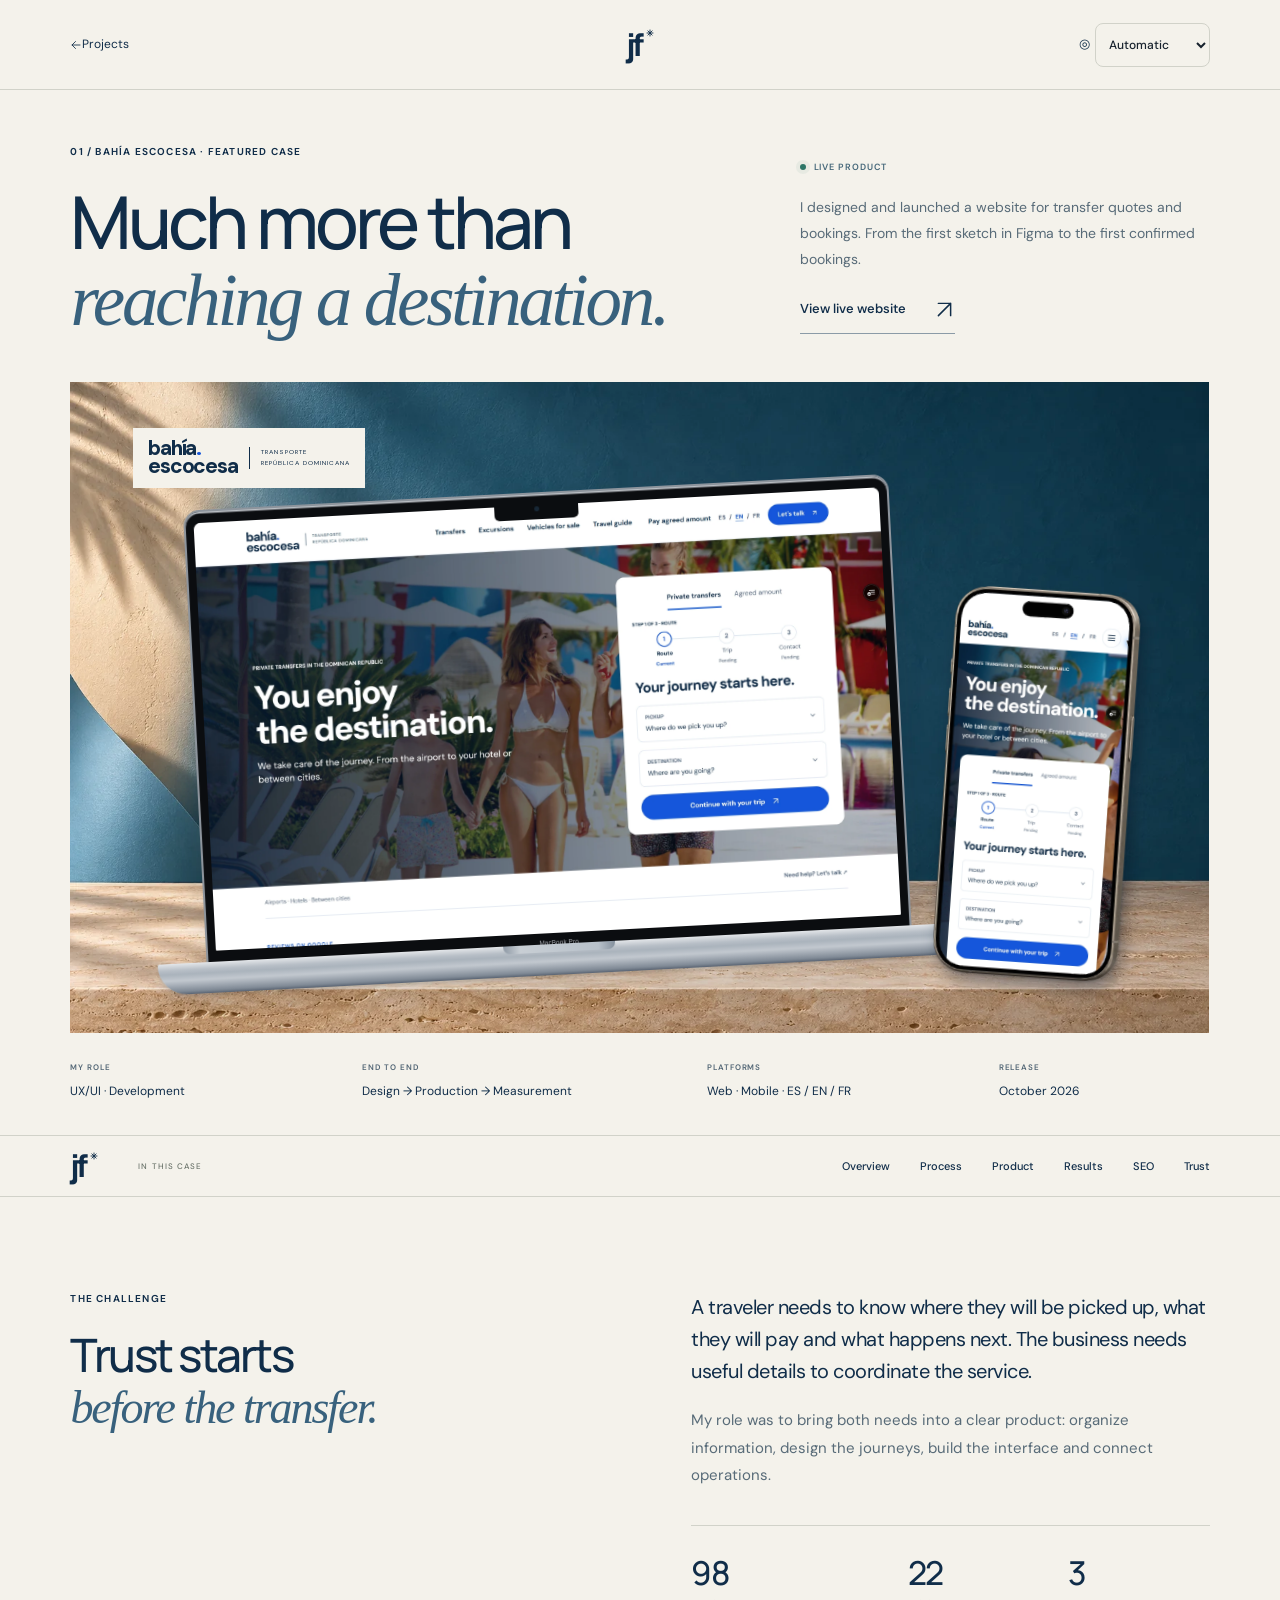
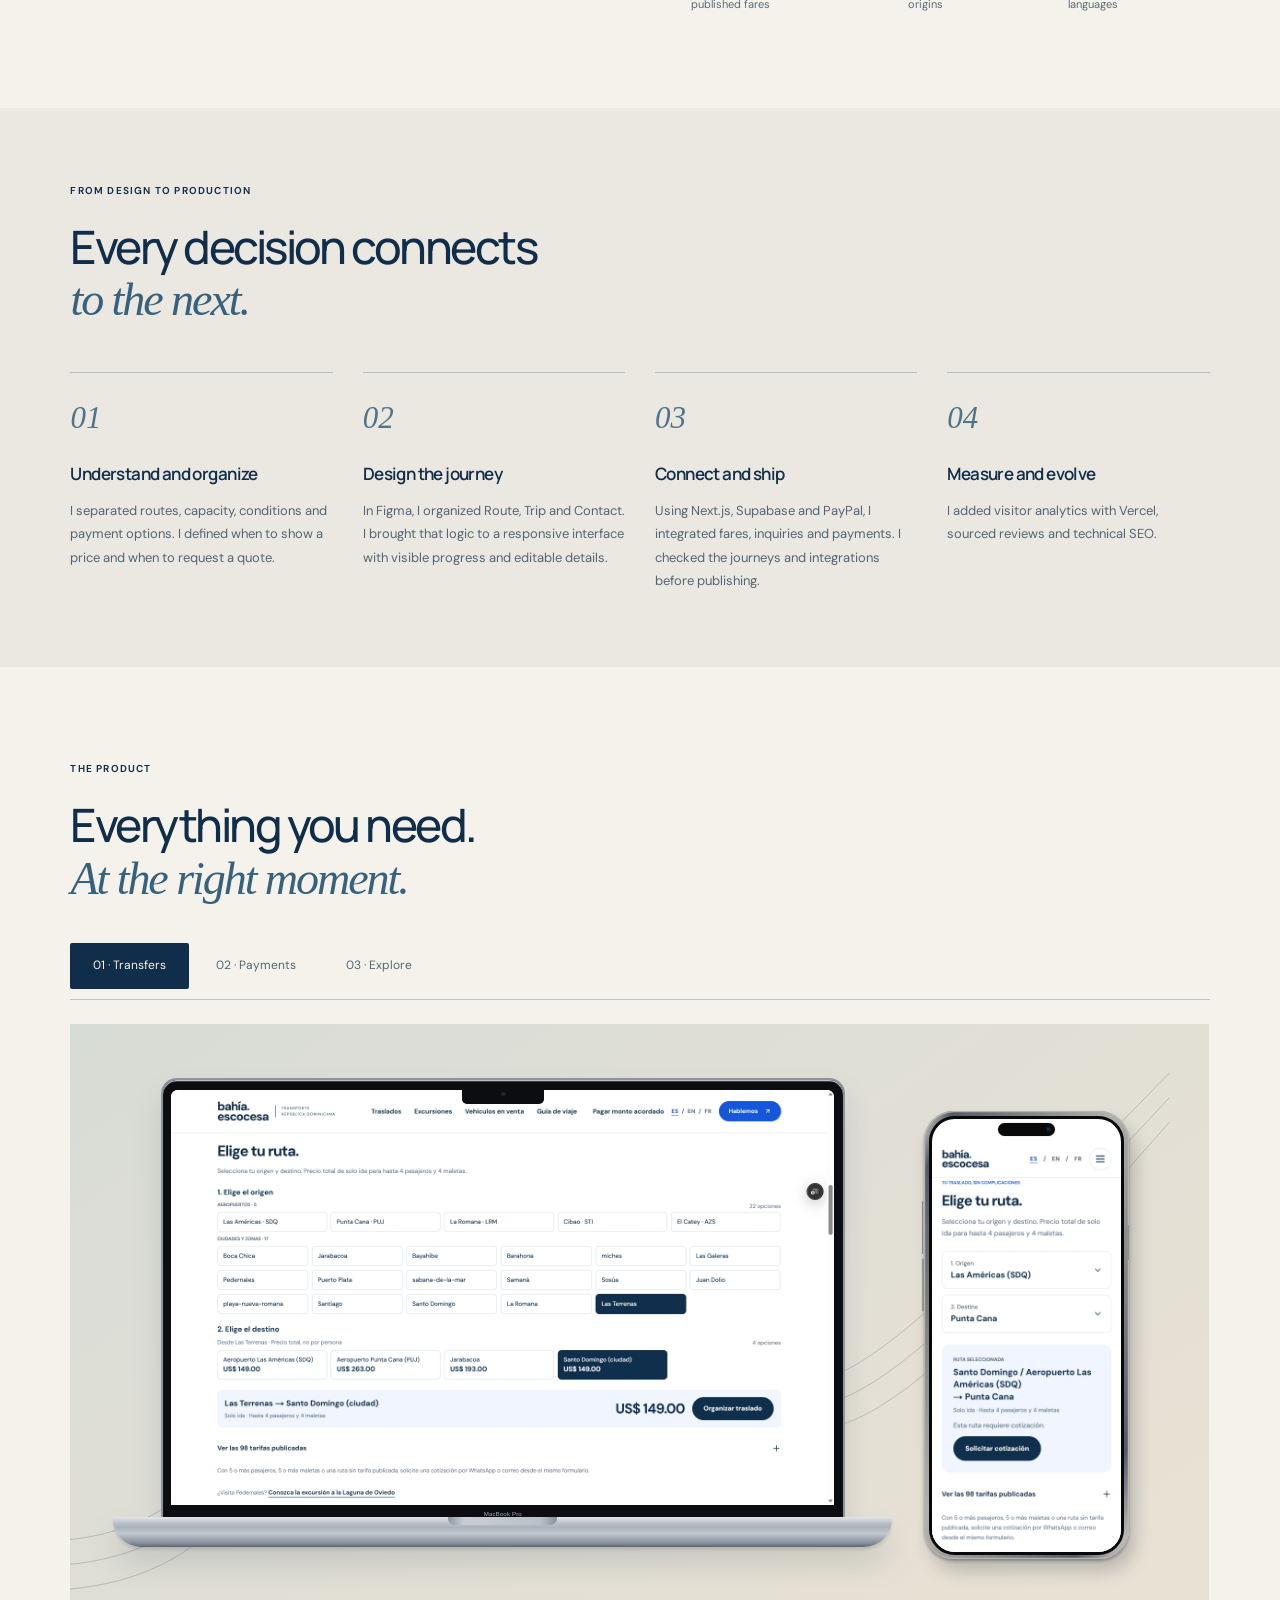
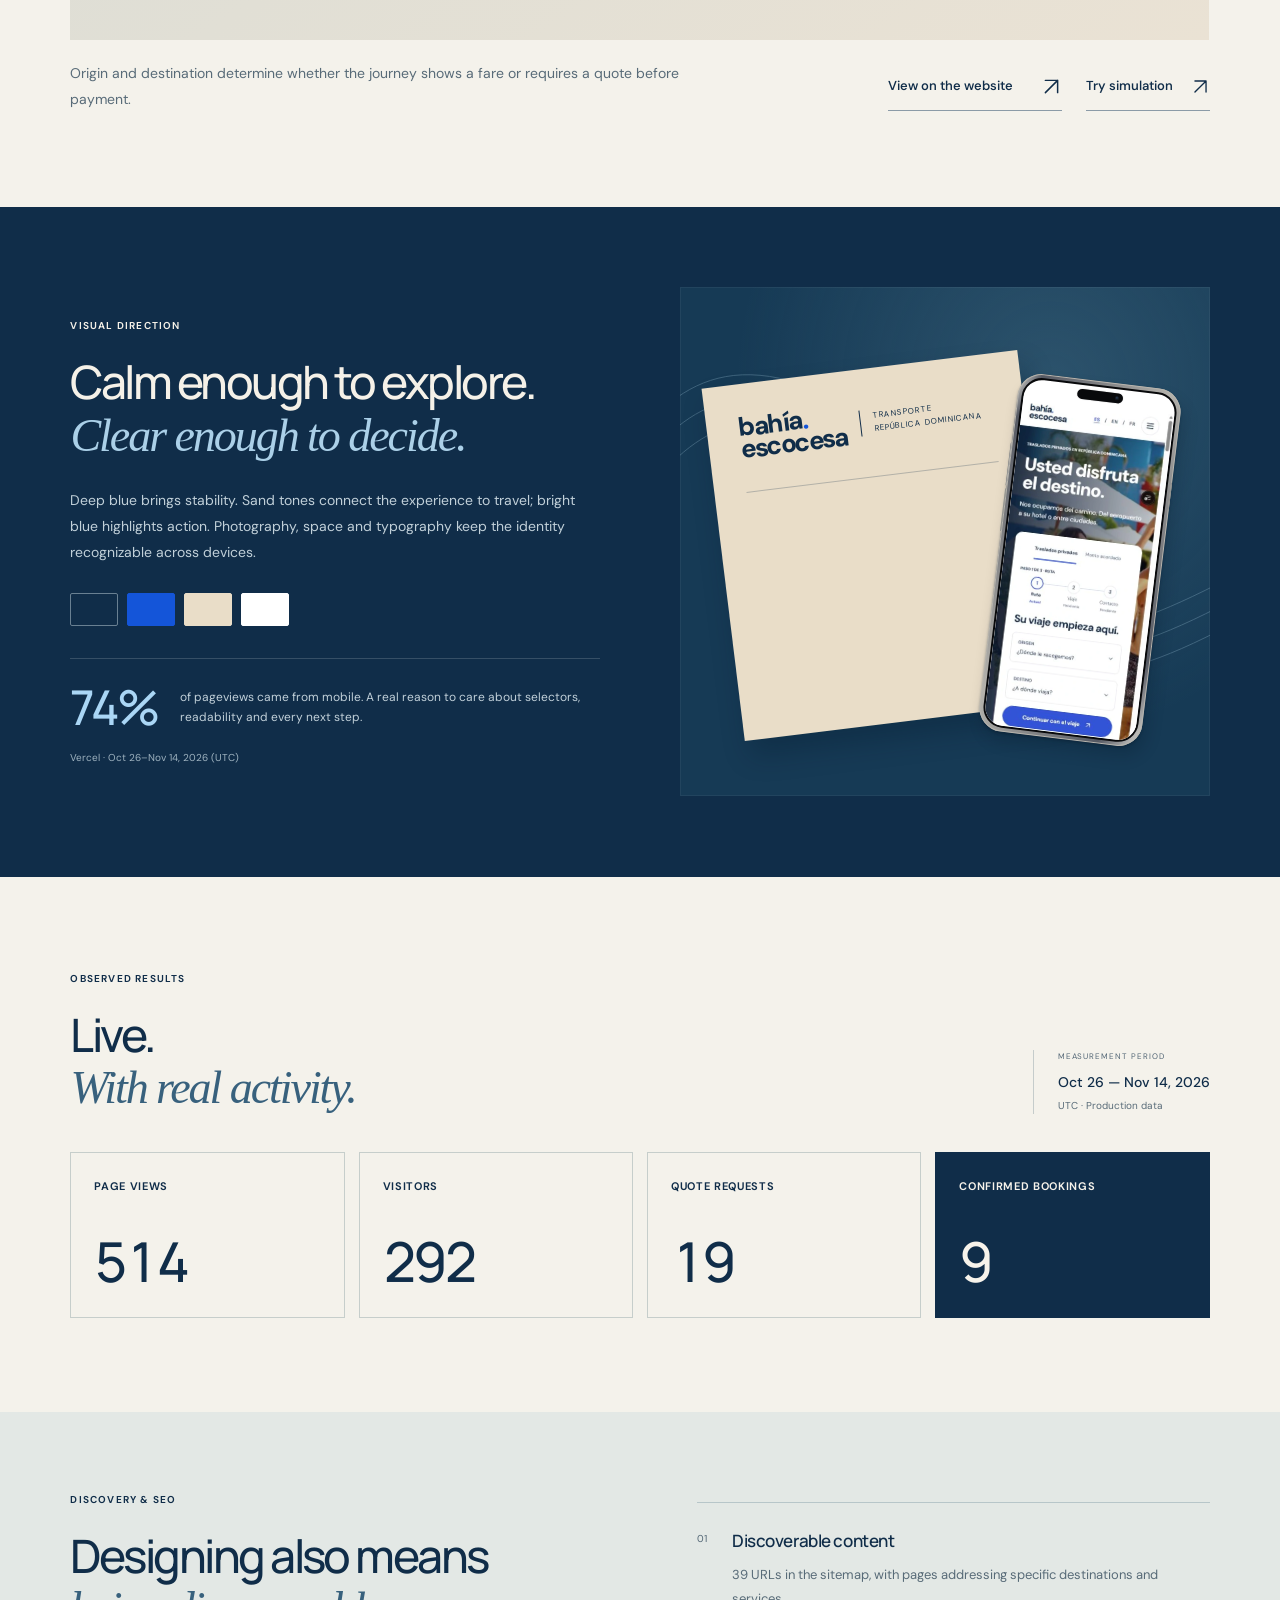
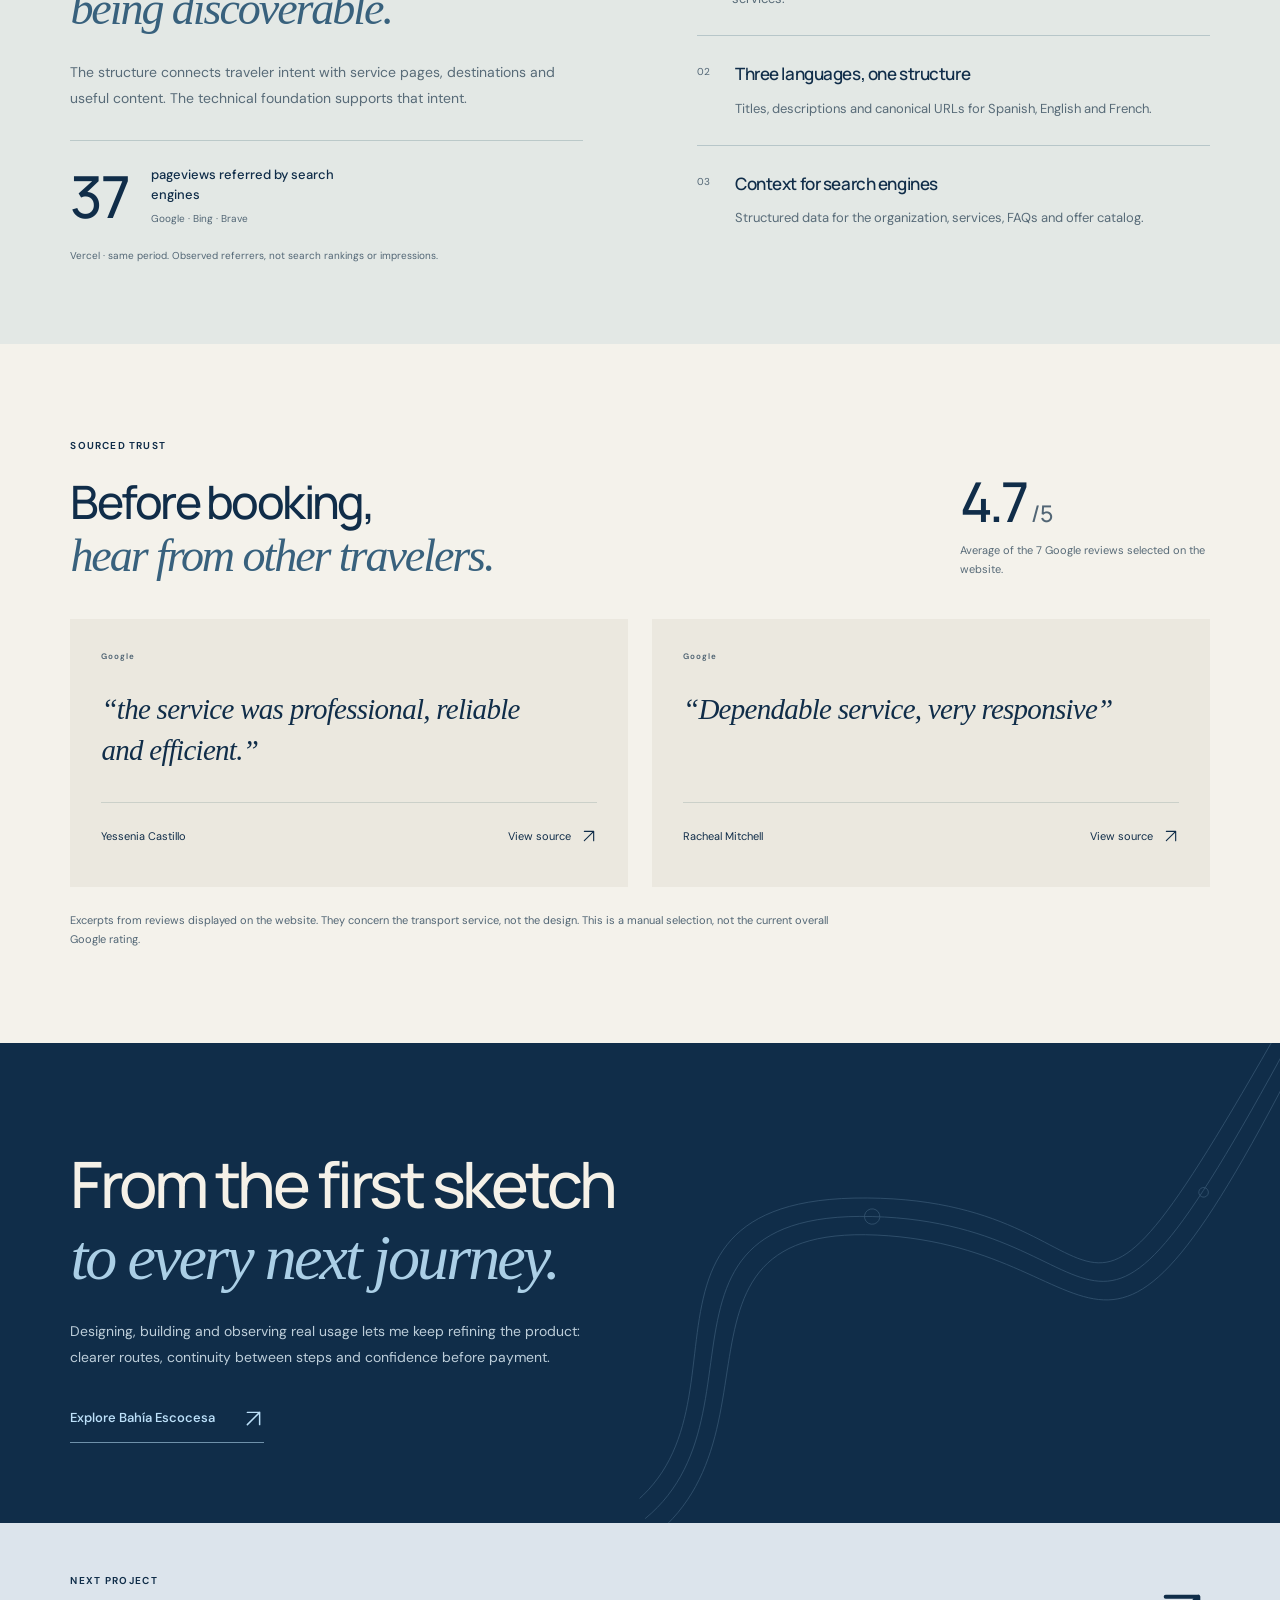
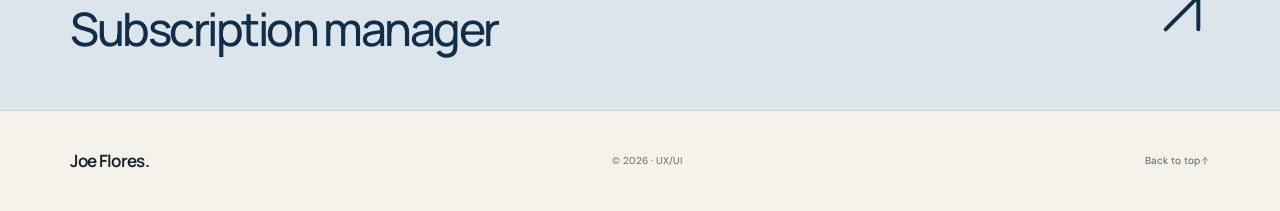
<file: proyectos/bahia/index.html>
<!DOCTYPE html><!--RZm0RHd93FFz3x6R8NJFx--><html lang="es"><head><meta charSet="utf-8"/><meta name="viewport" content="width=device-width, initial-scale=1"/><link rel="preload" as="image" href="/assets/bahia-editorial-scene-v2.webp" fetchPriority="high"/><link rel="preload" as="image" href="/assets/bahia-desktop-hd.webp"/><link rel="preload" as="image" href="/assets/bahia-home-mobile-es.webp"/><link rel="preload" as="image" href="/assets/bahia-iphone-titanium.webp"/><link rel="stylesheet" href="/_next/static/css/b56b23ca45e11f34.css" data-precedence="next"/><link rel="stylesheet" href="/_next/static/css/22aca18f364b1f8f.css" data-precedence="next"/><link rel="stylesheet" href="/_next/static/css/de55ce3bc943521c.css" data-precedence="next"/><link rel="stylesheet" href="/_next/static/css/5aa8cb97402529fc.css" data-precedence="next"/><link rel="stylesheet" href="/_next/static/css/6e9afe0f17c7a86e.css" data-precedence="next"/><link rel="stylesheet" href="/_next/static/css/c241a47ff44f6668.css" data-precedence="next"/><link rel="preload" as="script" fetchPriority="low" href="/_next/static/chunks/webpack-1fdf7bc646a7a516.js"/><script src="/_next/static/chunks/4bd1b696-c023c6e3521b1417.js" async=""></script><script src="/_next/static/chunks/255-0e5ac6cd71b0e266.js" async=""></script><script src="/_next/static/chunks/main-app-debdf4bf63d4c875.js" async=""></script><script src="/_next/static/chunks/app/layout-121a145ad24edab0.js" async=""></script><script src="/_next/static/chunks/729-0a3233b38a43cf15.js" async=""></script><script src="/_next/static/chunks/app/proyectos/bahia/page-58d8a09facd6aa0d.js" async=""></script><title>Bahía Escocesa · Joe Flores</title><meta name="description" content="Bahía Escocesa: del diseño UX/UI a producción, con una experiencia de reservas, pagos, SEO y resultados medidos."/><meta name="robots" content="noindex, nofollow"/><link rel="icon" href="/icon.svg?3f136c70be4e0a93" type="image/svg+xml" sizes="any"/><script src="/_next/static/chunks/polyfills-42372ed130431b0a.js" noModule=""></script></head><body><div hidden=""><!--$--><!--/$--></div><div class="sc-case b2-case" id="top"><header class="sc-nav"><a href="/#projects"><svg data-portfolio-icon="arrow-left" aria-hidden="true" focusable="false" width="1em" height="1em" viewBox="0 0 24 24" fill="none" stroke="currentColor" stroke-width="1.7" stroke-linecap="round" stroke-linejoin="round" style="display:inline-block;vertical-align:-.12em;flex-shrink:0;pointer-events:none"><path d="M20 12H4m7-7-7 7 7 7"></path></svg> <!-- -->Proyectos</a><a href="/" class="sc-monogram" aria-label="Joe Flores">jf<span><svg data-portfolio-icon="asterisk" aria-hidden="true" focusable="false" width="1em" height="1em" viewBox="0 0 24 24" fill="none" stroke="currentColor" stroke-width="2.7" stroke-linecap="round" stroke-linejoin="round" style="display:inline-block;vertical-align:-.12em;flex-shrink:0;pointer-events:none"><path d="M12 3v18M3 12h18M5.64 5.64l12.72 12.72M5.64 18.36 18.36 5.64"></path></svg></span></a><label class="portfolio-language"><span aria-hidden="true">◎</span><span class="language-sr-only">Idioma del portafolio</span><select><option value="auto" selected="">Automático</option><option value="es" lang="es">Español</option><option value="en" lang="en">English</option></select><span role="status" aria-live="polite" class="language-sr-only">Contenido en español</span></label></header><main><section class="b2-hero b2-wrap"><div class="b2-hero-heading"><div><p class="b2-eyebrow">01 / BAHÍA ESCOCESA · <!-- -->CASO PRINCIPAL</p><h1>Mucho más que<br/><em>llegar al destino.</em></h1></div><div class="b2-hero-intro"><span class="b2-live"><i></i>PRODUCTO EN PRODUCCIÓN</span><p>Diseñé y llevé a producción una web para cotizar y reservar traslados. Desde el primer boceto en Figma hasta las primeras reservas confirmadas.</p><a class="b2-link" href="https://www.transportebahiaescocesa.com.do/?lang=es" target="_blank" rel="noreferrer">Ver sitio en vivo<svg data-portfolio-icon="arrow-up-right" aria-hidden="true" focusable="false" width="1em" height="1em" viewBox="0 0 24 24" fill="none" stroke="currentColor" stroke-width="1.7" stroke-linecap="round" stroke-linejoin="round" style="display:inline-block;vertical-align:-.12em;flex-shrink:0;pointer-events:none"><path d="M5 19 19 5M5 5h14v14"></path></svg><span class="case-sr-only">Abre en otra pestaña</span></a></div></div><div class="b2-hero-art"><img class="b2-scene" src="/assets/bahia-editorial-scene-v2.webp" width="1586" height="992" alt="" fetchPriority="high"/><span class="project-brand project-brand-bahia b2-hero-brand" role="img" aria-label="Bahía Escocesa"><span class="bahia-brand-name">bahía<span class="bahia-brand-dot">.</span><br/>escocesa</span><span class="bahia-brand-descriptor">TRANSPORTE<br/>REPÚBLICA DOMINICANA</span></span><div class="device-macbook b2-hero-mac" data-device="macbook"><div class="device-macbook-lid"><div class="device-macbook-screen"><img src="/assets/bahia-desktop-hd.webp" alt="Portada real de Bahía Escocesa en un MacBook Pro." width="1897" height="1186" loading="eager" data-original-screen="true"/></div><span class="device-macbook-camera" aria-hidden="true"><i></i></span><span class="device-macbook-name" aria-hidden="true">MacBook Pro</span></div><div class="device-macbook-base" aria-hidden="true"><span></span></div></div><div class="bahia-iphone b2-hero-phone" data-device="iphone"><div class="bahia-iphone-image"><div class="bahia-iphone-display"><img src="/assets/bahia-home-mobile-es.webp" alt="Portada real de Bahía Escocesa en un iPhone." width="828" height="1724" loading="eager" data-original-screen="true"/></div><img class="bahia-iphone-frame" src="/assets/bahia-iphone-titanium.webp" width="640" height="1285" alt="" loading="eager"/></div></div></div><dl class="b2-project-facts"><div><dt>MI APORTE</dt><dd>UX/UI · <!-- -->Desarrollo</dd></div><div><dt>DE PRINCIPIO A FIN</dt><dd>Diseño → Producción → Medición</dd></div><div><dt>PLATAFORMAS</dt><dd>Web · Mobile · ES / EN / FR</dd></div><div><dt>PUBLICACIÓN</dt><dd>Octubre de 2026</dd></div></dl></section><nav class="sc-index" aria-label="Secciones del caso"><a href="/" class="sc-monogram sc-index-home" aria-label="Inicio — Joe Flores">jf<span><svg data-portfolio-icon="asterisk" aria-hidden="true" focusable="false" width="1em" height="1em" viewBox="0 0 24 24" fill="none" stroke="currentColor" stroke-width="2.7" stroke-linecap="round" stroke-linejoin="round" style="display:inline-block;vertical-align:-.12em;flex-shrink:0;pointer-events:none"><path d="M12 3v18M3 12h18M5.64 5.64l12.72 12.72M5.64 18.36 18.36 5.64"></path></svg></span></a><span>EN ESTE CASO</span><div class="sc-index-links"><a href="#vision">Visión</a><a href="#proceso">Proceso</a><a href="#producto">Producto</a><a href="#resultados">Resultados</a><a href="#seo">SEO</a><a href="#confianza">Confianza</a></div></nav><section id="vision" class="b2-section b2-wrap b2-overview"><div class="b2-section-title"><p class="b2-eyebrow">EL RETO</p><h2>La confianza empieza<br/><em>antes del traslado.</em></h2></div><div><p class="b2-body-large">Un viajero necesita saber dónde le recogerán, cuánto pagará y qué pasará después. El negocio necesita recibir información útil para coordinar el servicio.</p><p>Mi trabajo fue unir ambas necesidades en un producto claro: organizar la información, diseñar los recorridos, construir la interfaz y conectar la operación.</p><div class="b2-scope"><span><b>98</b>tarifas publicadas</span><span><b>22</b>orígenes</span><span><b>3</b>idiomas</span></div></div></section><section id="proceso" class="b2-process"><div class="b2-wrap"><div class="b2-section-title"><p class="b2-eyebrow">DEL DISEÑO A PRODUCCIÓN</p><h2>Cada decisión conecta<br/><em>con la siguiente.</em></h2></div><div class="b2-process-grid"><article><span class="b2-step-number">0<!-- -->1</span><h3>Entender y ordenar</h3><p>Separé rutas, capacidad, condiciones y formas de pago. Definí cuándo mostrar un precio y cuándo pedir una cotización.</p></article><article><span class="b2-step-number">0<!-- -->2</span><h3>Diseñar el recorrido</h3><p>En Figma, organicé Ruta, Viaje y Contacto. Llevé esa lógica a una interfaz adaptable, con progreso visible y edición de datos.</p></article><article><span class="b2-step-number">0<!-- -->3</span><h3>Conectar y publicar</h3><p>Con Next.js, Supabase y PayPal integré tarifas, consultas y pagos. Validé los recorridos y las integraciones antes de publicarlos.</p></article><article><span class="b2-step-number">0<!-- -->4</span><h3>Medir y evolucionar</h3><p>Incorporé analítica de visitas con Vercel, reseñas con fuente y SEO técnico.</p></article></div></div></section><section id="producto" class="b2-section b2-wrap"><div class="b2-product-heading"><div class="b2-section-title"><p class="b2-eyebrow">EL PRODUCTO</p><h2>Todo lo que hace falta.<br/><em>En el momento correcto.</em></h2></div></div><div role="tablist" aria-label="Explorar funciones del sitio" class="b2-product-tabs"><button type="button" id="product-tab-0" role="tab" aria-selected="true" aria-controls="product-panel" tabindex="0">01 · Traslados</button><button type="button" id="product-tab-1" role="tab" aria-selected="false" aria-controls="product-panel" tabindex="-1">02 · Pagos</button><button type="button" id="product-tab-2" role="tab" aria-selected="false" aria-controls="product-panel" tabindex="-1">03 · Explorar</button></div><div role="tabpanel" id="product-panel" aria-labelledby="product-tab-0" class="b2-product-panel" tabindex="0"><div class="b2-product-screen"><svg class="b2-route-pattern" viewBox="0 0 800 500" fill="none" aria-hidden="true"><path d="M-80 440C180 430 40 100 310 180S440 480 830 60"></path><path d="M-80 460C190 450 60 120 310 200S460 500 830 80"></path><path d="M-80 420C170 410 20 80 310 160S420 460 830 40"></path><circle cx="310" cy="180" r="8"></circle><circle cx="650" cy="245" r="5"></circle></svg><div class="device-macbook b2-product-mac" data-device="macbook"><div class="device-macbook-lid"><div class="device-macbook-screen"><img src="/assets/bahia-routes-hd.webp" alt="Selector de rutas del sitio publicado de Bahía Escocesa." width="1897" height="1186" loading="lazy" data-original-screen="true"/></div><span class="device-macbook-camera" aria-hidden="true"><i></i></span><span class="device-macbook-name" aria-hidden="true">MacBook Pro</span></div><div class="device-macbook-base" aria-hidden="true"><span></span></div></div><div class="device-iphone b2-product-phone" data-device="iphone"><div class="device-iphone-body"><div class="device-iphone-screen"><img src="/assets/bahia-routes-mobile-v3.webp" alt="Selector de rutas de Bahía Escocesa en móvil." width="390" height="844" loading="lazy" data-original-screen="true"/></div><span class="device-iphone-island" aria-hidden="true"><i></i></span></div><span class="device-iphone-buttons" aria-hidden="true"></span></div></div><div class="b2-product-copy"><p>Origen y destino determinan si el recorrido muestra una tarifa o requiere una cotización antes de pagar.</p><div class="b2-product-actions"><a class="b2-link" href="https://www.transportebahiaescocesa.com.do/rutas?lang=es" target="_blank" rel="noreferrer">Ver en el sitio<svg data-portfolio-icon="arrow-up-right" aria-hidden="true" focusable="false" width="1em" height="1em" viewBox="0 0 24 24" fill="none" stroke="currentColor" stroke-width="1.7" stroke-linecap="round" stroke-linejoin="round" style="display:inline-block;vertical-align:-.12em;flex-shrink:0;pointer-events:none"><path d="M5 19 19 5M5 5h14v14"></path></svg><span class="case-sr-only">Abre en otra pestaña</span></a><button type="button" class="b2-demo-inline" aria-expanded="false" aria-controls="bahia-demo">Probar simulación<svg data-portfolio-icon="arrow-up-right" aria-hidden="true" focusable="false" width="1em" height="1em" viewBox="0 0 24 24" fill="none" stroke="currentColor" stroke-width="1.7" stroke-linecap="round" stroke-linejoin="round" style="display:inline-block;vertical-align:-.12em;flex-shrink:0;pointer-events:none"><path d="M5 19 19 5M5 5h14v14"></path></svg></button></div></div></div><section id="bahia-demo" class="case-demo b2-demo" hidden=""></section></section><section class="b2-design"><div class="b2-wrap b2-design-grid"><div class="b2-design-copy"><div class="b2-section-title"><p class="b2-eyebrow">DIRECCIÓN VISUAL</p><h2>Calma para explorar.<br/><em>Claridad para decidir.</em></h2></div><p>El azul profundo transmite estabilidad. Los tonos arena acercan la experiencia al viaje; el azul luminoso señala la acción. Fotografía, espacio y tipografía mantienen una identidad reconocible entre dispositivos.</p><div class="b2-palette" role="img" aria-label="Paleta de color: azul profundo, azul luminoso, arena y blanco"><i></i><i></i><i></i><i></i></div><div class="b2-mobile-insight"><b>74%</b><p>de las vistas llegaron desde móvil. Una razón real para cuidar los selectores, la lectura y cada siguiente paso.</p></div><small>Vercel · 26 oct.–14 nov. 2026 (UTC)</small></div><div class="b2-brand-stage"><svg class="b2-route-pattern" viewBox="0 0 800 500" fill="none" aria-hidden="true"><path d="M-80 440C180 430 40 100 310 180S440 480 830 60"></path><path d="M-80 460C190 450 60 120 310 200S460 500 830 80"></path><path d="M-80 420C170 410 20 80 310 160S420 460 830 40"></path><circle cx="310" cy="180" r="8"></circle><circle cx="650" cy="245" r="5"></circle></svg><div class="b2-brand-paper"><span class="project-brand project-brand-bahia " role="img" aria-label="Bahía Escocesa"><span class="bahia-brand-name">bahía<span class="bahia-brand-dot">.</span><br/>escocesa</span><span class="bahia-brand-descriptor">TRANSPORTE<br/>REPÚBLICA DOMINICANA</span></span><div class="b2-paper-rule"></div></div><div class="device-iphone b2-design-phone" data-device="iphone"><div class="device-iphone-body"><div class="device-iphone-screen"><img src="/assets/bahia-mobile-v2.webp" alt="Interfaz móvil real de Bahía Escocesa en un iPhone." width="390" height="844" loading="lazy" data-original-screen="true"/></div><span class="device-iphone-island" aria-hidden="true"><i></i></span></div><span class="device-iphone-buttons" aria-hidden="true"></span></div></div></div></section><section id="resultados" class="b2-section b2-wrap"><div class="b2-results-heading"><div class="b2-section-title"><p class="b2-eyebrow">RESULTADOS OBSERVADOS</p><h2>Publicado.<br/><em>Con actividad real.</em></h2></div><div class="b2-period"><span>PERÍODO DE MEDICIÓN</span><strong>26 oct. — 14 nov. 2026</strong><small>UTC · <!-- -->Datos de producción</small></div></div><div class="b2-results-grid"><article><span>Vistas de página</span><strong>514</strong></article><article><span>Visitantes</span><strong>292</strong></article><article><span>Solicitudes de cotización</span><strong>19</strong></article><article class="b2-booking-result"><span>Reservas confirmadas</span><strong>9</strong></article></div></section><section id="seo" class="b2-seo"><div class="b2-wrap b2-seo-grid"><div><div class="b2-section-title"><p class="b2-eyebrow">DESCUBRIMIENTO Y SEO</p><h2>Diseñar también<br/><em>para ser encontrado.</em></h2></div><p>La estructura conecta lo que busca el viajero con páginas de servicios, destinos y contenido útil. La base técnica acompaña esa intención.</p><div class="b2-search-signal"><b>37</b><div><strong>vistas referidas desde buscadores</strong><span>Google · Bing · Brave</span></div></div><small>Vercel · mismo período. Referentes observados, no posiciones ni impresiones de búsqueda.</small></div><div class="b2-seo-details"><article><span>0<!-- -->1</span><div><h3>Contenido encontrable</h3><p>39 URLs en el sitemap y páginas que responden a destinos y servicios concretos.</p></div></article><article><span>0<!-- -->2</span><div><h3>Tres idiomas, una estructura</h3><p>Títulos, descripciones y URLs canónicas para español, inglés y francés.</p></div></article><article><span>0<!-- -->3</span><div><h3>Contexto para los buscadores</h3><p>Datos estructurados para organización, servicios, preguntas frecuentes y catálogo de ofertas.</p></div></article></div></div></section><section id="confianza" class="b2-section b2-wrap"><div class="b2-trust-heading"><div class="b2-section-title"><p class="b2-eyebrow">CONFIANZA CON FUENTE</p><h2>Antes de reservar,<br/><em>escuchar a otros viajeros.</em></h2></div><div class="b2-review-rating"><strong>4.7<span>/5</span></strong><p>Promedio de las 7 reseñas de Google seleccionadas en el sitio.</p></div></div><div class="b2-review-grid"><figure><span class="b2-eyebrow">Google</span><blockquote>“el servicio fue profesional, confiable y eficiente.”</blockquote><figcaption><span>Yessenia Castillo</span><a href="https://maps.app.goo.gl/3YNVM1PvMPddf3zi9" target="_blank" rel="noreferrer">Ver fuente<svg data-portfolio-icon="arrow-up-right" aria-hidden="true" focusable="false" width="1em" height="1em" viewBox="0 0 24 24" fill="none" stroke="currentColor" stroke-width="1.7" stroke-linecap="round" stroke-linejoin="round" style="display:inline-block;vertical-align:-.12em;flex-shrink:0;pointer-events:none"><path d="M5 19 19 5M5 5h14v14"></path></svg></a></figcaption></figure><figure><span class="b2-eyebrow">Google</span><blockquote>“Un servicio confiable y muy atento”</blockquote><figcaption><span>Racheal Mitchell</span><a href="https://maps.app.goo.gl/zPeMs2kiTxtjvzVn9" target="_blank" rel="noreferrer">Ver fuente<svg data-portfolio-icon="arrow-up-right" aria-hidden="true" focusable="false" width="1em" height="1em" viewBox="0 0 24 24" fill="none" stroke="currentColor" stroke-width="1.7" stroke-linecap="round" stroke-linejoin="round" style="display:inline-block;vertical-align:-.12em;flex-shrink:0;pointer-events:none"><path d="M5 19 19 5M5 5h14v14"></path></svg></a></figcaption></figure></div><p class="b2-note">Extractos de las opiniones mostradas en la web. Hablan del servicio de transporte; no son testimonios sobre el diseño. La selección es manual y no equivale a la valoración global actual de Google.</p></section><section class="b2-closing"><svg class="b2-route-pattern" viewBox="0 0 800 500" fill="none" aria-hidden="true"><path d="M-80 440C180 430 40 100 310 180S440 480 830 60"></path><path d="M-80 460C190 450 60 120 310 200S460 500 830 80"></path><path d="M-80 420C170 410 20 80 310 160S420 460 830 40"></path><circle cx="310" cy="180" r="8"></circle><circle cx="650" cy="245" r="5"></circle></svg><div class="b2-wrap"><h2>Del primer boceto<br/><em>a cada próximo viaje.</em></h2><p>Diseñar, construir y observar el uso real me permite seguir afinando el producto: claridad en las rutas, continuidad entre pasos y confianza antes de pagar.</p><a class="b2-link" href="https://www.transportebahiaescocesa.com.do/?lang=es" target="_blank" rel="noreferrer">Explorar Bahía Escocesa<svg data-portfolio-icon="arrow-up-right" aria-hidden="true" focusable="false" width="1em" height="1em" viewBox="0 0 24 24" fill="none" stroke="currentColor" stroke-width="1.7" stroke-linecap="round" stroke-linejoin="round" style="display:inline-block;vertical-align:-.12em;flex-shrink:0;pointer-events:none"><path d="M5 19 19 5M5 5h14v14"></path></svg><span class="case-sr-only">Abre en otra pestaña</span></a></div></section></main><a class="sc-next sc-section" href="/proyectos/gestor/"><div><span class="sc-eyebrow">SIGUIENTE PROYECTO</span><h2>Gestor de suscripciones</h2></div><span aria-hidden="true"><svg data-portfolio-icon="arrow-up-right" aria-hidden="true" focusable="false" width="1em" height="1em" viewBox="0 0 24 24" fill="none" stroke="currentColor" stroke-width="1.7" stroke-linecap="round" stroke-linejoin="round" style="display:inline-block;vertical-align:-.12em;flex-shrink:0;pointer-events:none"><path d="M5 19 19 5M5 5h14v14"></path></svg></span></a><footer class="sc-footer"><a href="/">Joe Flores.</a><span>© 2026 · UX/UI</span><a href="#top">Volver arriba<!-- --> <svg data-portfolio-icon="arrow-up" aria-hidden="true" focusable="false" width="1em" height="1em" viewBox="0 0 24 24" fill="none" stroke="currentColor" stroke-width="1.7" stroke-linecap="round" stroke-linejoin="round" style="display:inline-block;vertical-align:-.12em;flex-shrink:0;pointer-events:none"><path d="M12 20V4m-7 7 7-7 7 7"></path></svg></a></footer></div><!--$--><!--/$--><script src="/_next/static/chunks/webpack-1fdf7bc646a7a516.js" id="_R_" async=""></script><script>(self.__next_f=self.__next_f||[]).push([0])</script><script>self.__next_f.push([1,"1:\"$Sreact.fragment\"\n2:I[6124,[\"177\",\"static/chunks/app/layout-121a145ad24edab0.js\"],\"default\"]\n3:I[9766,[],\"\"]\n4:I[8924,[],\"\"]\n5:I[7671,[\"729\",\"static/chunks/729-0a3233b38a43cf15.js\",\"639\",\"static/chunks/app/proyectos/bahia/page-58d8a09facd6aa0d.js\"],\"default\"]\n6:I[4431,[],\"OutletBoundary\"]\n8:I[5278,[],\"AsyncMetadataOutlet\"]\na:I[4431,[],\"ViewportBoundary\"]\nc:I[4431,[],\"MetadataBoundary\"]\nd:\"$Sreact.suspense\"\nf:I[7150,[],\"\"]\n:HL[\"/_next/static/css/b56b23ca45e11f34.css\",\"style\"]\n:HL[\"/_next/static/css/22aca18f364b1f8f.css\",\"style\"]\n:HL[\"/_next/static/css/de55ce3bc943521c.css\",\"style\"]\n:HL[\"/_next/static/css/5aa8cb97402529fc.css\",\"style\"]\n:HL[\"/_next/static/css/6e9afe0f17c7a86e.css\",\"style\"]\n:HL[\"/_next/static/css/c241a47ff44f6668.css\",\"style\"]\n"])</script><script>self.__next_f.push([1,"0:{\"P\":null,\"b\":\"RZm0RHd93FFz3x6R8NJFx\",\"p\":\"\",\"c\":[\"\",\"proyectos\",\"bahia\",\"\"],\"i\":false,\"f\":[[[\"\",{\"children\":[\"proyectos\",{\"children\":[\"bahia\",{\"children\":[\"__PAGE__\",{}]}]}]},\"$undefined\",\"$undefined\",true],[\"\",[\"$\",\"$1\",\"c\",{\"children\":[[[\"$\",\"link\",\"0\",{\"rel\":\"stylesheet\",\"href\":\"/_next/static/css/b56b23ca45e11f34.css\",\"precedence\":\"next\",\"crossOrigin\":\"$undefined\",\"nonce\":\"$undefined\"}],[\"$\",\"link\",\"1\",{\"rel\":\"stylesheet\",\"href\":\"/_next/static/css/22aca18f364b1f8f.css\",\"precedence\":\"next\",\"crossOrigin\":\"$undefined\",\"nonce\":\"$undefined\"}]],[\"$\",\"html\",null,{\"lang\":\"es\",\"children\":[\"$\",\"body\",null,{\"children\":[\"$\",\"$L2\",null,{\"children\":[\"$\",\"$L3\",null,{\"parallelRouterKey\":\"children\",\"error\":\"$undefined\",\"errorStyles\":\"$undefined\",\"errorScripts\":\"$undefined\",\"template\":[\"$\",\"$L4\",null,{}],\"templateStyles\":\"$undefined\",\"templateScripts\":\"$undefined\",\"notFound\":[[[\"$\",\"title\",null,{\"children\":\"404: This page could not be found.\"}],[\"$\",\"div\",null,{\"style\":{\"fontFamily\":\"system-ui,\\\"Segoe UI\\\",Roboto,Helvetica,Arial,sans-serif,\\\"Apple Color Emoji\\\",\\\"Segoe UI Emoji\\\"\",\"height\":\"100vh\",\"textAlign\":\"center\",\"display\":\"flex\",\"flexDirection\":\"column\",\"alignItems\":\"center\",\"justifyContent\":\"center\"},\"children\":[\"$\",\"div\",null,{\"children\":[[\"$\",\"style\",null,{\"dangerouslySetInnerHTML\":{\"__html\":\"body{color:#000;background:#fff;margin:0}.next-error-h1{border-right:1px solid rgba(0,0,0,.3)}@media (prefers-color-scheme:dark){body{color:#fff;background:#000}.next-error-h1{border-right:1px solid rgba(255,255,255,.3)}}\"}}],[\"$\",\"h1\",null,{\"className\":\"next-error-h1\",\"style\":{\"display\":\"inline-block\",\"margin\":\"0 20px 0 0\",\"padding\":\"0 23px 0 0\",\"fontSize\":24,\"fontWeight\":500,\"verticalAlign\":\"top\",\"lineHeight\":\"49px\"},\"children\":404}],[\"$\",\"div\",null,{\"style\":{\"display\":\"inline-block\"},\"children\":[\"$\",\"h2\",null,{\"style\":{\"fontSize\":14,\"fontWeight\":400,\"lineHeight\":\"49px\",\"margin\":0},\"children\":\"This page could not be found.\"}]}]]}]}]],[]],\"forbidden\":\"$undefined\",\"unauthorized\":\"$undefined\"}]}]}]}]]}],{\"children\":[\"proyectos\",[\"$\",\"$1\",\"c\",{\"children\":[null,[\"$\",\"$L3\",null,{\"parallelRouterKey\":\"children\",\"error\":\"$undefined\",\"errorStyles\":\"$undefined\",\"errorScripts\":\"$undefined\",\"template\":[\"$\",\"$L4\",null,{}],\"templateStyles\":\"$undefined\",\"templateScripts\":\"$undefined\",\"notFound\":\"$undefined\",\"forbidden\":\"$undefined\",\"unauthorized\":\"$undefined\"}]]}],{\"children\":[\"bahia\",[\"$\",\"$1\",\"c\",{\"children\":[null,[\"$\",\"$L3\",null,{\"parallelRouterKey\":\"children\",\"error\":\"$undefined\",\"errorStyles\":\"$undefined\",\"errorScripts\":\"$undefined\",\"template\":[\"$\",\"$L4\",null,{}],\"templateStyles\":\"$undefined\",\"templateScripts\":\"$undefined\",\"notFound\":\"$undefined\",\"forbidden\":\"$undefined\",\"unauthorized\":\"$undefined\"}]]}],{\"children\":[\"__PAGE__\",[\"$\",\"$1\",\"c\",{\"children\":[[\"$\",\"$L5\",null,{}],[[\"$\",\"link\",\"0\",{\"rel\":\"stylesheet\",\"href\":\"/_next/static/css/de55ce3bc943521c.css\",\"precedence\":\"next\",\"crossOrigin\":\"$undefined\",\"nonce\":\"$undefined\"}],[\"$\",\"link\",\"1\",{\"rel\":\"stylesheet\",\"href\":\"/_next/static/css/5aa8cb97402529fc.css\",\"precedence\":\"next\",\"crossOrigin\":\"$undefined\",\"nonce\":\"$undefined\"}],[\"$\",\"link\",\"2\",{\"rel\":\"stylesheet\",\"href\":\"/_next/static/css/6e9afe0f17c7a86e.css\",\"precedence\":\"next\",\"crossOrigin\":\"$undefined\",\"nonce\":\"$undefined\"}],[\"$\",\"link\",\"3\",{\"rel\":\"stylesheet\",\"href\":\"/_next/static/css/c241a47ff44f6668.css\",\"precedence\":\"next\",\"crossOrigin\":\"$undefined\",\"nonce\":\"$undefined\"}]],[\"$\",\"$L6\",null,{\"children\":[\"$L7\",[\"$\",\"$L8\",null,{\"promise\":\"$@9\"}]]}]]}],{},null,false]},null,false]},null,false]},null,false],[\"$\",\"$1\",\"h\",{\"children\":[null,[[\"$\",\"$La\",null,{\"children\":\"$Lb\"}],null],[\"$\",\"$Lc\",null,{\"children\":[\"$\",\"div\",null,{\"hidden\":true,\"children\":[\"$\",\"$d\",null,{\"fallback\":null,\"children\":\"$Le\"}]}]}]]}],false]],\"m\":\"$undefined\",\"G\":[\"$f\",[]],\"s\":false,\"S\":true}\n"])</script><script>self.__next_f.push([1,"b:[[\"$\",\"meta\",\"0\",{\"charSet\":\"utf-8\"}],[\"$\",\"meta\",\"1\",{\"name\":\"viewport\",\"content\":\"width=device-width, initial-scale=1\"}]]\n7:null\n"])</script><script>self.__next_f.push([1,"10:I[622,[],\"IconMark\"]\n9:{\"metadata\":[[\"$\",\"title\",\"0\",{\"children\":\"Bahía Escocesa · Joe Flores\"}],[\"$\",\"meta\",\"1\",{\"name\":\"description\",\"content\":\"Bahía Escocesa: del diseño UX/UI a producción, con una experiencia de reservas, pagos, SEO y resultados medidos.\"}],[\"$\",\"meta\",\"2\",{\"name\":\"robots\",\"content\":\"noindex, nofollow\"}],[\"$\",\"link\",\"3\",{\"rel\":\"icon\",\"href\":\"/icon.svg?3f136c70be4e0a93\",\"type\":\"image/svg+xml\",\"sizes\":\"any\"}],[\"$\",\"$L10\",\"4\",{}]],\"error\":null,\"digest\":\"$undefined\"}\n"])</script><script>self.__next_f.push([1,"e:\"$9:metadata\"\n"])</script></body></html>
</file>
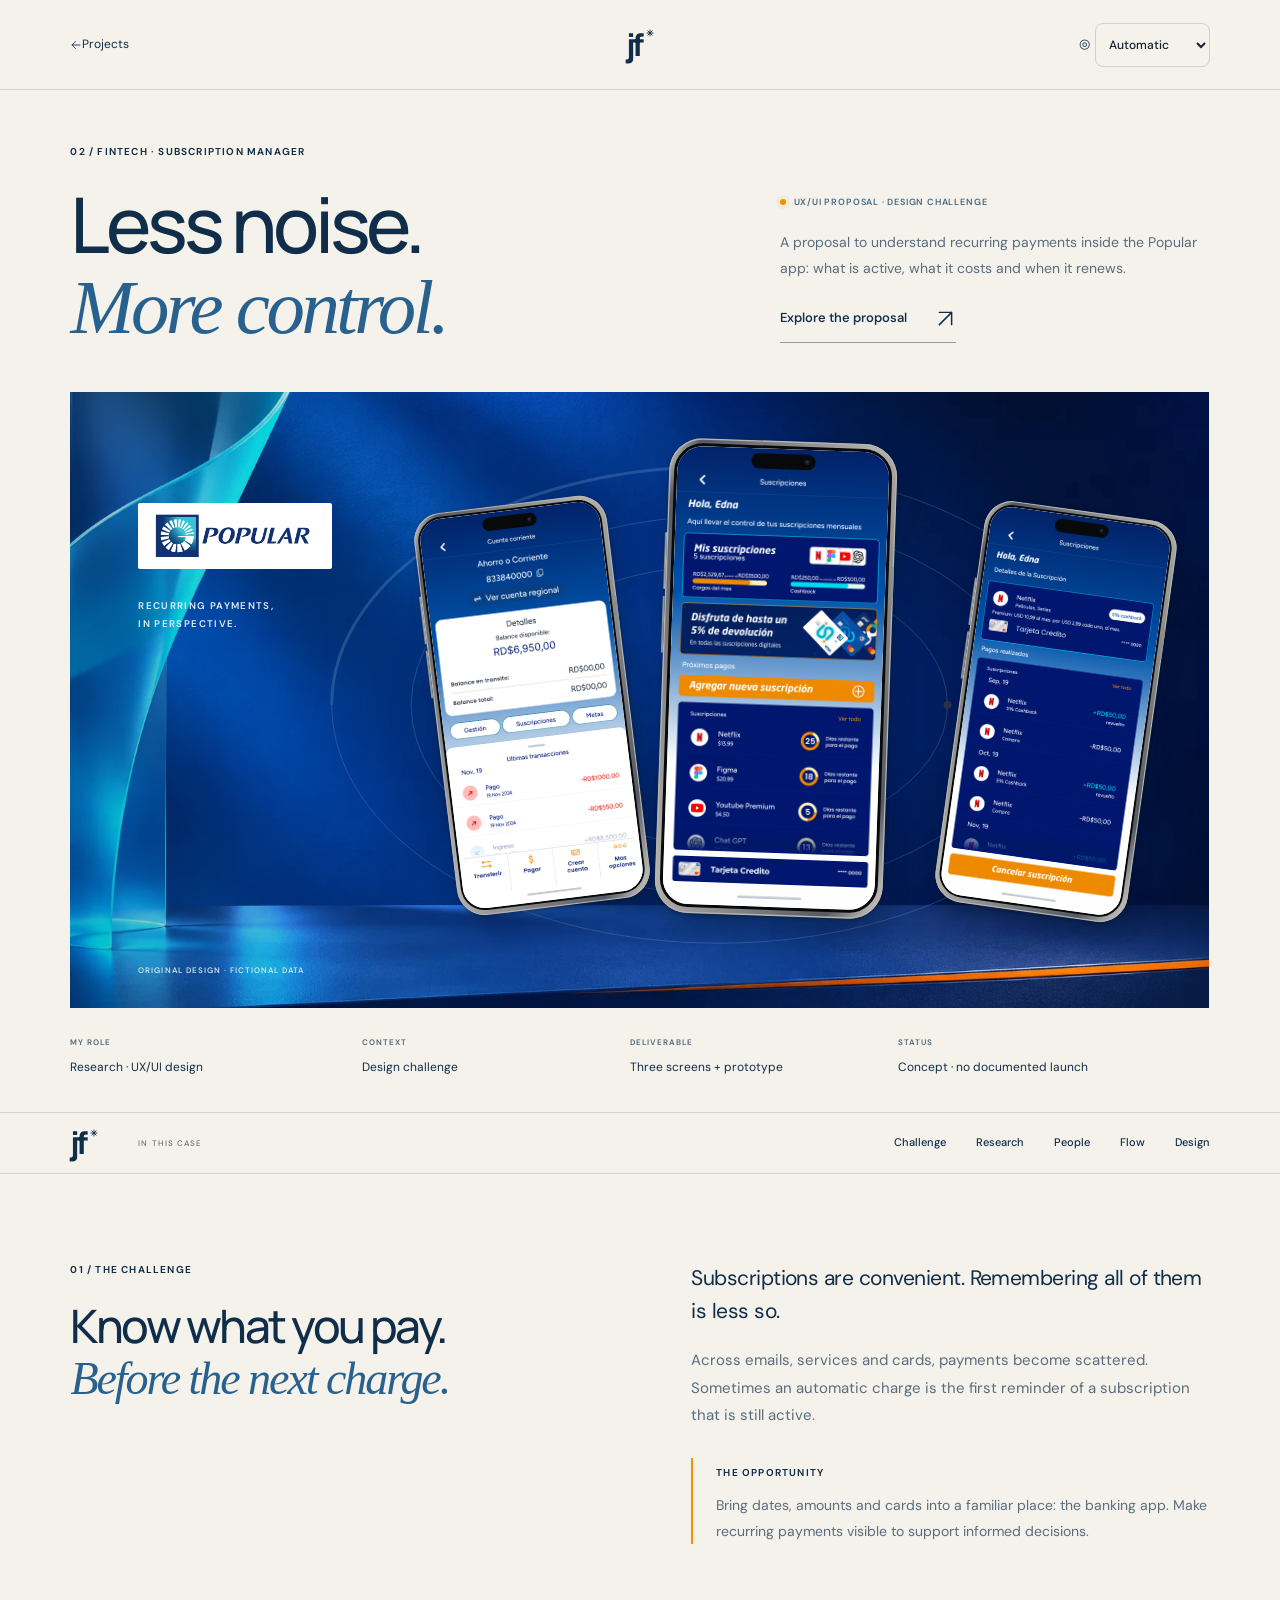
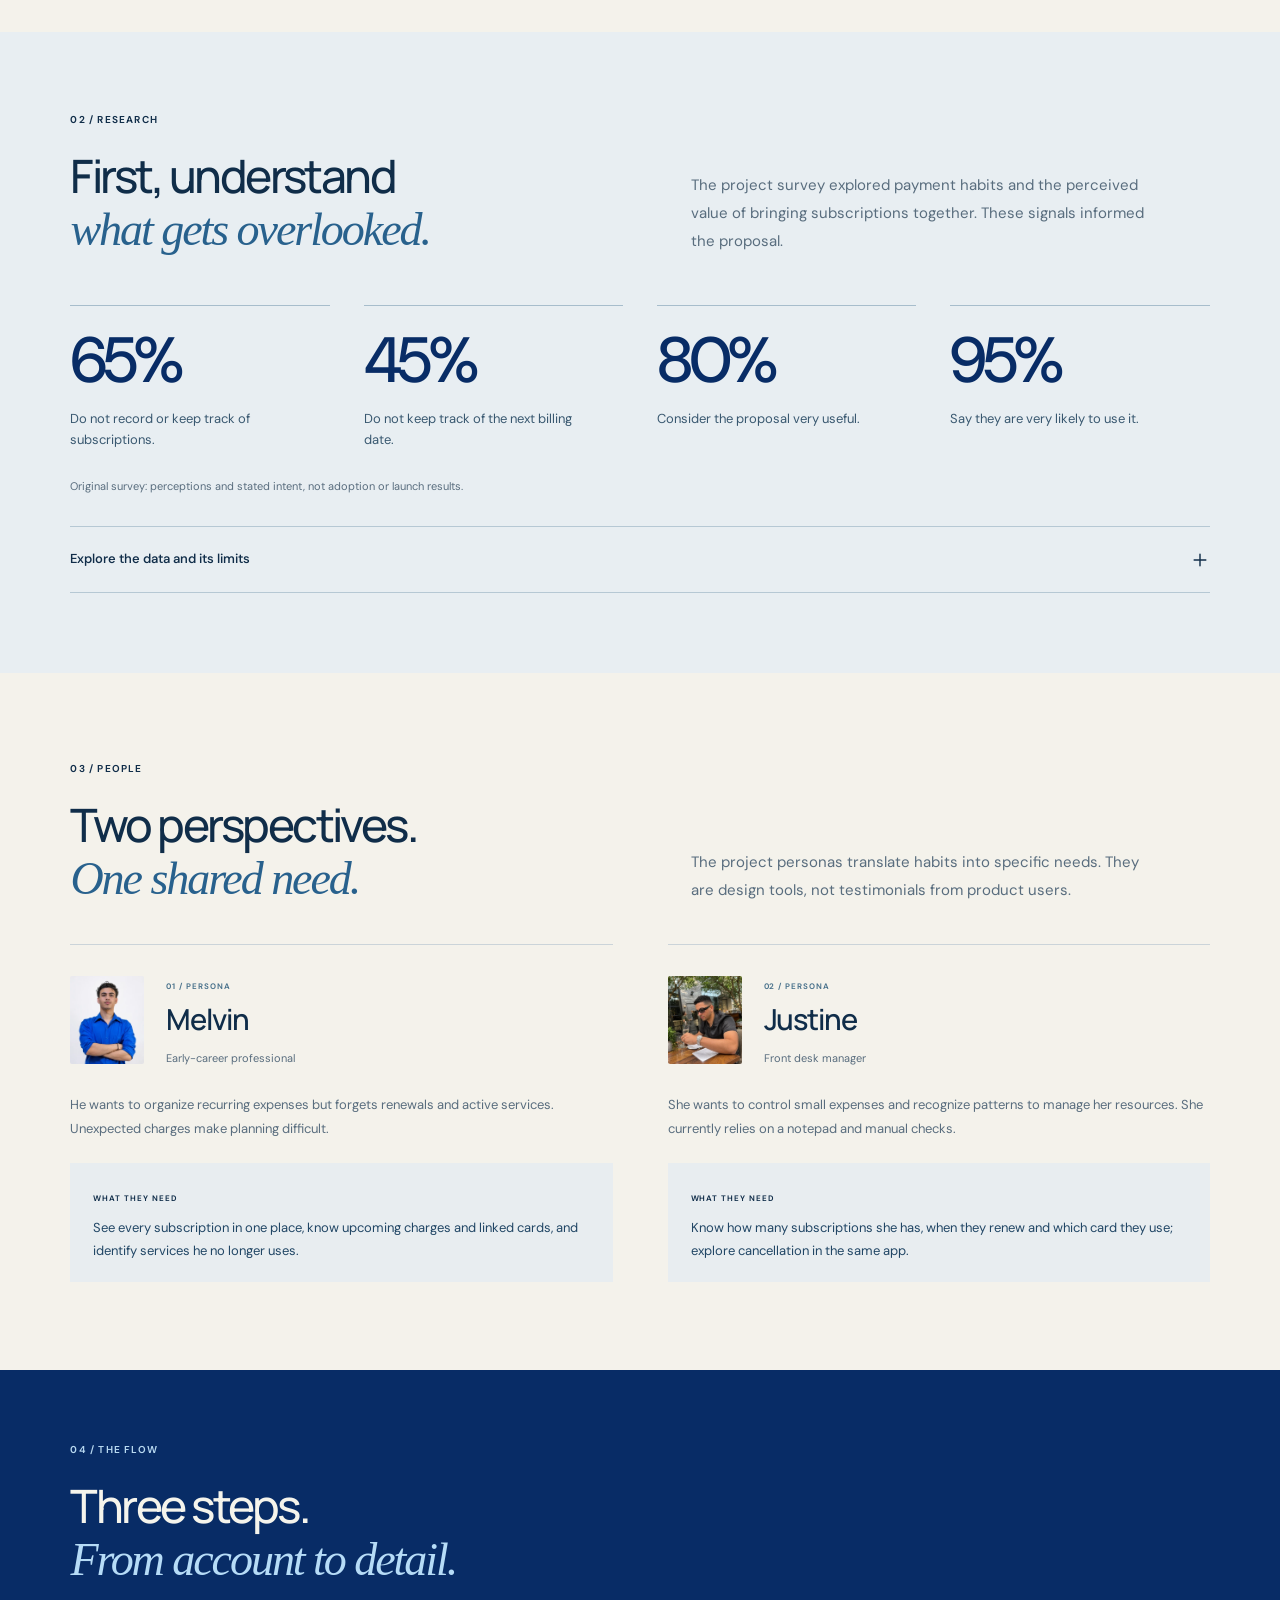
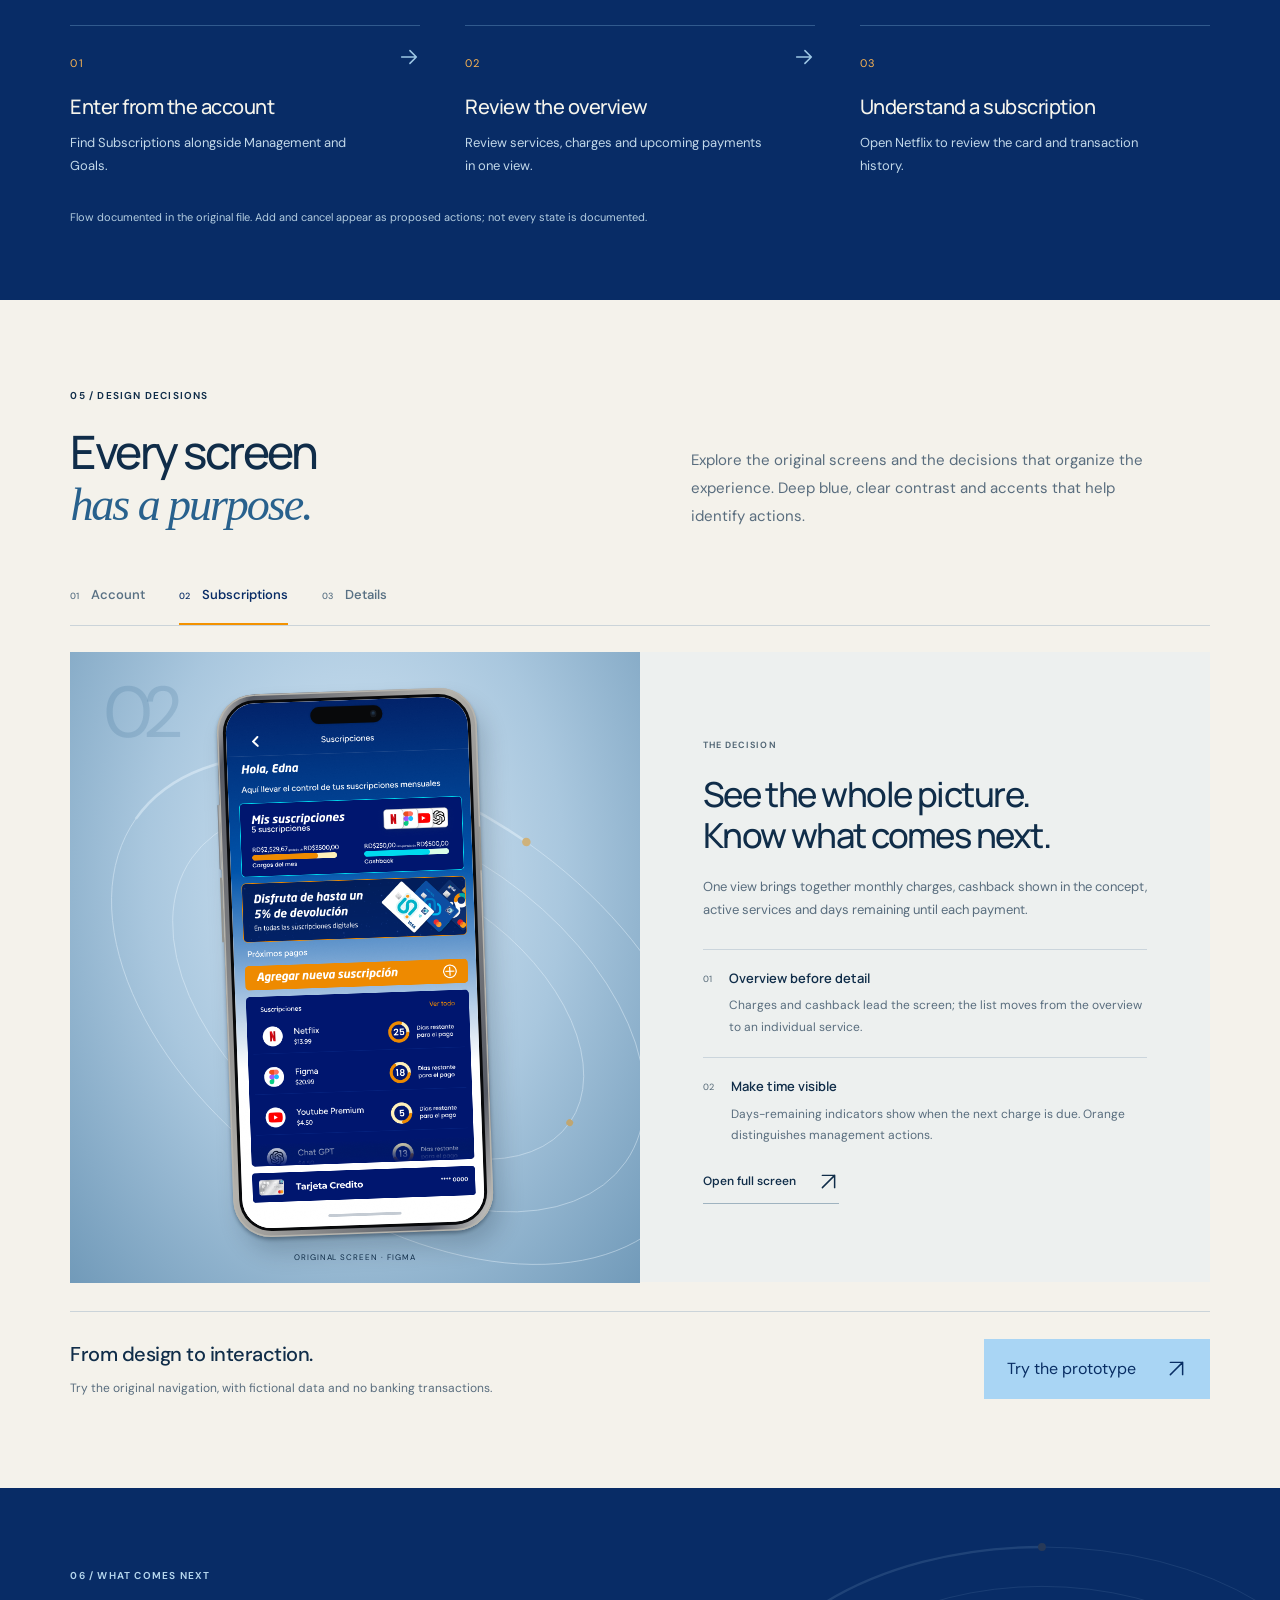
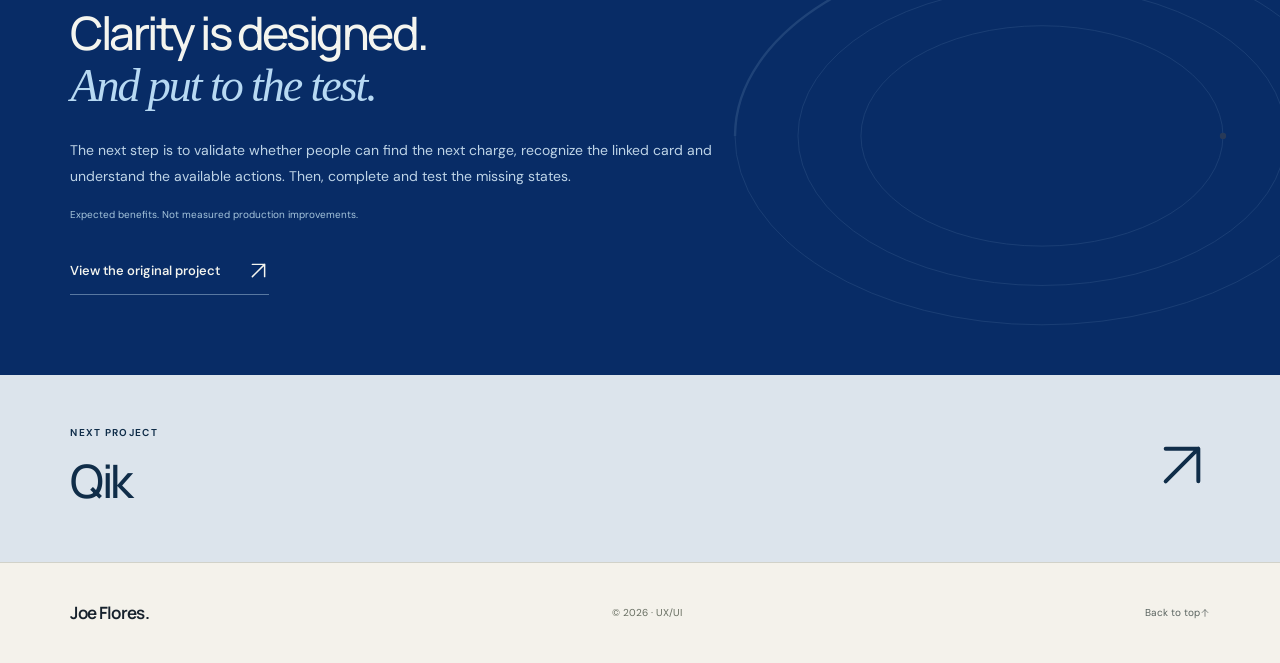
<file: proyectos/gestor/index.html>
<!DOCTYPE html><!--RZm0RHd93FFz3x6R8NJFx--><html lang="es"><head><meta charSet="utf-8"/><meta name="viewport" content="width=device-width, initial-scale=1"/><link rel="preload" as="image" href="/assets/gestor-editorial-scene-v2.webp" fetchPriority="high"/><link rel="preload" as="image" href="/brands/banco-popular.png"/><link rel="preload" as="image" href="/figma/gestor-editorial/e0486.png"/><link rel="preload" as="image" href="/figma/gestor-editorial/1038c.png"/><link rel="preload" as="image" href="/figma/gestor-editorial/70379.png"/><link rel="stylesheet" href="/_next/static/css/b56b23ca45e11f34.css" data-precedence="next"/><link rel="stylesheet" href="/_next/static/css/22aca18f364b1f8f.css" data-precedence="next"/><link rel="stylesheet" href="/_next/static/css/de55ce3bc943521c.css" data-precedence="next"/><link rel="stylesheet" href="/_next/static/css/6e9afe0f17c7a86e.css" data-precedence="next"/><link rel="stylesheet" href="/_next/static/css/f81dde99f6fc68b7.css" data-precedence="next"/><link rel="preload" as="script" fetchPriority="low" href="/_next/static/chunks/webpack-1fdf7bc646a7a516.js"/><script src="/_next/static/chunks/4bd1b696-c023c6e3521b1417.js" async=""></script><script src="/_next/static/chunks/255-0e5ac6cd71b0e266.js" async=""></script><script src="/_next/static/chunks/main-app-debdf4bf63d4c875.js" async=""></script><script src="/_next/static/chunks/app/layout-121a145ad24edab0.js" async=""></script><script src="/_next/static/chunks/889-7c438159c7eea54d.js" async=""></script><script src="/_next/static/chunks/729-0a3233b38a43cf15.js" async=""></script><script src="/_next/static/chunks/app/proyectos/gestor/page-a8ef8e36d2a5f9c3.js" async=""></script><title>Gestor de suscripciones · Joe Flores</title><meta name="description" content="La propuesta UX de Joe Flores para centralizar suscripciones en la app Popular. Investigación original, proceso y reconstrucción navegable del prototipo."/><meta name="robots" content="noindex, nofollow"/><link rel="icon" href="/icon.svg?3f136c70be4e0a93" type="image/svg+xml" sizes="any"/><script src="/_next/static/chunks/polyfills-42372ed130431b0a.js" noModule=""></script></head><body><div hidden=""><!--$--><!--/$--></div><div class="sc-case g2-case" id="top"><header class="sc-nav"><a href="/#projects"><svg data-portfolio-icon="arrow-left" aria-hidden="true" focusable="false" width="1em" height="1em" viewBox="0 0 24 24" fill="none" stroke="currentColor" stroke-width="1.7" stroke-linecap="round" stroke-linejoin="round" style="display:inline-block;vertical-align:-.12em;flex-shrink:0;pointer-events:none"><path d="M20 12H4m7-7-7 7 7 7"></path></svg> <!-- -->Proyectos</a><a href="/" class="sc-monogram" aria-label="Joe Flores">jf<span><svg data-portfolio-icon="asterisk" aria-hidden="true" focusable="false" width="1em" height="1em" viewBox="0 0 24 24" fill="none" stroke="currentColor" stroke-width="2.7" stroke-linecap="round" stroke-linejoin="round" style="display:inline-block;vertical-align:-.12em;flex-shrink:0;pointer-events:none"><path d="M12 3v18M3 12h18M5.64 5.64l12.72 12.72M5.64 18.36 18.36 5.64"></path></svg></span></a><label class="portfolio-language"><span aria-hidden="true">◎</span><span class="language-sr-only">Idioma del portafolio</span><select><option value="auto" selected="">Automático</option><option value="es" lang="es">Español</option><option value="en" lang="en">English</option></select><span role="status" aria-live="polite" class="language-sr-only">Contenido en español</span></label></header><main><section class="g2-hero g2-wrap"><div class="g2-hero-heading"><div><p class="g2-eyebrow">02 / FINTECH · <!-- -->GESTOR DE SUSCRIPCIONES</p><h1>Menos ruido.<br/><em>Más control.</em></h1></div><div class="g2-hero-intro"><span class="g2-status"><i></i>PROPUESTA UX/UI · PRUEBA TÉCNICA</span><p>Una propuesta para entender los pagos recurrentes desde la app Popular: qué está activo, cuánto cuesta y cuándo vuelve a cobrarse.</p><button type="button" class="g2-link" aria-expanded="false" aria-controls="gestor-demo">Explorar la propuesta<svg data-portfolio-icon="arrow-up-right" aria-hidden="true" focusable="false" width="1em" height="1em" viewBox="0 0 24 24" fill="none" stroke="currentColor" stroke-width="1.7" stroke-linecap="round" stroke-linejoin="round" style="display:inline-block;vertical-align:-.12em;flex-shrink:0;pointer-events:none"><path d="M5 19 19 5M5 5h14v14"></path></svg></button></div></div><div class="g2-hero-art"><img class="g2-scene" src="/assets/gestor-editorial-scene-v2.webp" alt="" width="1536" height="1024" fetchPriority="high"/><svg class="g2-orbit" viewBox="0 0 1000 620" fill="none" aria-hidden="true"><ellipse cx="580" cy="315" rx="390" ry="240"></ellipse><ellipse cx="580" cy="315" rx="310" ry="190"></ellipse><ellipse cx="580" cy="315" rx="230" ry="140"></ellipse><path d="M190 315c0-132 175-240 390-240"></path><circle cx="580" cy="75" r="5"></circle><circle cx="810" cy="315" r="4"></circle></svg><div class="g2-hero-brand"><span class="project-brand project-brand-popular "><img src="/brands/banco-popular.png" width="300" height="81" alt="Banco Popular"/></span><span>LO RECURRENTE,<br/>EN PERSPECTIVA.</span></div><div class="device-iphone g2-hero-account" data-device="iphone"><div class="device-iphone-body"><div class="device-iphone-screen"><img src="/figma/gestor-editorial/e0486.png" alt="Pantalla original de la propuesta: Cuenta corriente" width="430" height="932" loading="eager" data-original-screen="true"/></div><span class="device-iphone-island" aria-hidden="true"><i></i></span></div><span class="device-iphone-buttons" aria-hidden="true"></span></div><div class="device-iphone g2-hero-overview" data-device="iphone"><div class="device-iphone-body"><div class="device-iphone-screen"><img src="/figma/gestor-editorial/1038c.png" alt="Pantalla original de la propuesta: Suscripciones y próximos pagos" width="430" height="932" loading="eager" data-original-screen="true"/></div><span class="device-iphone-island" aria-hidden="true"><i></i></span></div><span class="device-iphone-buttons" aria-hidden="true"></span></div><div class="device-iphone g2-hero-detail" data-device="iphone"><div class="device-iphone-body"><div class="device-iphone-screen"><img src="/figma/gestor-editorial/70379.png" alt="Pantalla original de la propuesta: Detalle de Netflix" width="430" height="932" loading="eager" data-original-screen="true"/></div><span class="device-iphone-island" aria-hidden="true"><i></i></span></div><span class="device-iphone-buttons" aria-hidden="true"></span></div><span class="g2-art-caption">DISEÑO ORIGINAL · DATOS FICTICIOS</span></div><dl class="g2-facts"><div><dt>MI APORTE</dt><dd>Investigación · Diseño UX/UI</dd></div><div><dt>CONTEXTO</dt><dd>Prueba técnica de diseño</dd></div><div><dt>ENTREGABLE</dt><dd>Tres pantallas + prototipo</dd></div><div><dt>ESTADO</dt><dd>Concepto · sin lanzamiento documentado</dd></div></dl></section><nav class="sc-index" aria-label="Secciones del caso"><a href="/" class="sc-monogram sc-index-home" aria-label="Inicio — Joe Flores">jf<span><svg data-portfolio-icon="asterisk" aria-hidden="true" focusable="false" width="1em" height="1em" viewBox="0 0 24 24" fill="none" stroke="currentColor" stroke-width="2.7" stroke-linecap="round" stroke-linejoin="round" style="display:inline-block;vertical-align:-.12em;flex-shrink:0;pointer-events:none"><path d="M12 3v18M3 12h18M5.64 5.64l12.72 12.72M5.64 18.36 18.36 5.64"></path></svg></span></a><span>EN ESTE CASO</span><div class="sc-index-links"><a href="#contexto">El reto</a><a href="#investigacion">Investigación</a><a href="#personas">Personas</a><a href="#recorrido">Recorrido</a><a href="#propuesta">Diseño</a></div></nav><section id="contexto" class="g2-wrap g2-section g2-overview"><div class="g2-heading"><p class="g2-eyebrow">01<!-- --> / <!-- -->EL RETO</p><h2>Saber qué pagas.<br/><em>Antes del próximo cargo.</em></h2></div><div><p class="g2-lead">Las suscripciones son cómodas. Recordarlas todas, no tanto.</p><p>Entre correos, servicios y tarjetas, los pagos se dispersan. A veces, un cargo automático es el primer recordatorio de una suscripción que sigue activa.</p><div class="g2-opportunity"><span class="g2-eyebrow">LA OPORTUNIDAD</span><p>Reunir fechas, montos y tarjetas dentro de un lugar conocido: la app bancaria. Hacer visible lo recurrente para apoyar decisiones más informadas.</p></div></div></section><section id="investigacion" class="g2-research"><div class="g2-wrap"><div class="g2-split-heading"><div class="g2-heading"><p class="g2-eyebrow">02<!-- --> / <!-- -->INVESTIGACIÓN</p><h2>Primero, entender<br/><em>qué se pierde de vista.</em></h2></div><p>La encuesta del proyecto exploró hábitos de pago y la utilidad percibida de centralizar las suscripciones. Estas señales orientaron la propuesta.</p></div><div class="g2-stats"><article><strong>65%</strong><p>No anotan sus suscripciones o no están pendientes.</p></article><article><strong>45%</strong><p>No registran la fecha del próximo cobro.</p></article><article><strong>80%</strong><p>Consideran la propuesta muy útil.</p></article><article><strong>95%</strong><p>Declaran que es muy probable que la usen.</p></article></div><p class="g2-note">Encuesta original: percepciones e intención declarada, no adopción ni resultados de lanzamiento.</p><details class="g2-method"><summary>Consultar los datos y sus límites<svg data-portfolio-icon="plus" aria-hidden="true" focusable="false" width="1em" height="1em" viewBox="0 0 24 24" fill="none" stroke="currentColor" stroke-width="1.7" stroke-linecap="round" stroke-linejoin="round" style="display:inline-block;vertical-align:-.12em;flex-shrink:0;pointer-events:none"><path d="M12 5v14M5 12h14"></path></svg></summary><div class="g2-method-intro"><p>El material original no documenta tamaño de muestra, fechas ni método de reclutamiento. Los porcentajes se presentan tal como aparecen en el proyecto y no se extrapolan a toda la población.</p><a class="g2-source-link" href="https://www.behance.net/gallery/213086691/UXUI-GESTOR-DE-SUSCRIPCIONES-APP-POPULAR" target="_blank" rel="noreferrer">Ver el proyecto original<svg data-portfolio-icon="arrow-up-right" aria-hidden="true" focusable="false" width="1em" height="1em" viewBox="0 0 24 24" fill="none" stroke="currentColor" stroke-width="1.7" stroke-linecap="round" stroke-linejoin="round" style="display:inline-block;vertical-align:-.12em;flex-shrink:0;pointer-events:none"><path d="M5 19 19 5M5 5h14v14"></path></svg></a></div><section class="g2-research-group"><h3>Necesidad</h3><div class="g2-survey-grid"><article><h4>¿Cómo administran sus suscripciones?</h4><ul><li><div><span>Las tengo anotadas</span><b>25<!-- -->%</b></div><span class="g2-bar" aria-hidden="true"><i style="width:25%"></i></span></li><li><div><span>No las anoto / no estoy pendiente</span><b>65<!-- -->%</b></div><span class="g2-bar" aria-hidden="true"><i style="width:65%"></i></span></li><li><div><span>No recuerdo</span><b>5<!-- -->%</b></div><span class="g2-bar" aria-hidden="true"><i style="width:5%"></i></span></li><li><div><span>No tengo activas</span><b>5<!-- -->%</b></div><span class="g2-bar" aria-hidden="true"><i style="width:5%"></i></span></li></ul></article><article><h4>¿Saben qué día se cobran?</h4><ul><li><div><span>Lo tengo anotado</span><b>25<!-- -->%</b></div><span class="g2-bar" aria-hidden="true"><i style="width:25%"></i></span></li><li><div><span>No lo anoto / no estoy pendiente</span><b>45<!-- -->%</b></div><span class="g2-bar" aria-hidden="true"><i style="width:45%"></i></span></li><li><div><span>Me recuerda un correo</span><b>30<!-- -->%</b></div><span class="g2-bar" aria-hidden="true"><i style="width:30%"></i></span></li></ul></article><article><h4>Utilidad percibida</h4><ul><li><div><span>Muy útil</span><b>80<!-- -->%</b></div><span class="g2-bar" aria-hidden="true"><i style="width:80%"></i></span></li><li><div><span>Más o menos útil</span><b>20<!-- -->%</b></div><span class="g2-bar" aria-hidden="true"><i style="width:20%"></i></span></li></ul></article><article><h4>Intención de uso</h4><ul><li><div><span>Muy probable que la use</span><b>95<!-- -->%</b></div><span class="g2-bar" aria-hidden="true"><i style="width:95%"></i></span></li><li><div><span>Nada probable</span><b>5<!-- -->%</b></div><span class="g2-bar" aria-hidden="true"><i style="width:5%"></i></span></li></ul></article></div></section><section class="g2-research-group"><h3>Hábitos</h3><div class="g2-survey-grid"><article><h4>¿De qué banco eres usuario?</h4><ul><li><div><span>Banco Popular</span><b>55<!-- -->%</b></div><span class="g2-bar" aria-hidden="true"><i style="width:55%"></i></span></li><li><div><span>BHD León</span><b>35<!-- -->%</b></div><span class="g2-bar" aria-hidden="true"><i style="width:35%"></i></span></li><li><div><span>Banreservas</span><b>60<!-- -->%</b></div><span class="g2-bar" aria-hidden="true"><i style="width:60%"></i></span></li><li><div><span>Popular Qik</span><b>15<!-- -->%</b></div><span class="g2-bar" aria-hidden="true"><i style="width:15%"></i></span></li><li><div><span>Truist</span><b>5<!-- -->%</b></div><span class="g2-bar" aria-hidden="true"><i style="width:5%"></i></span></li></ul><p class="g2-note">Porcentajes del gráfico original; no se normalizan a 100%.</p></article><article><h4>Suscripciones mensuales activas</h4><ul><li><div><span>5 o más</span><b>40<!-- -->%</b></div><span class="g2-bar" aria-hidden="true"><i style="width:40%"></i></span></li><li><div><span>3–4</span><b>35<!-- -->%</b></div><span class="g2-bar" aria-hidden="true"><i style="width:35%"></i></span></li><li><div><span>2</span><b>0<!-- -->%</b></div><span class="g2-bar" aria-hidden="true"><i style="width:0%"></i></span></li><li><div><span>1</span><b>5<!-- -->%</b></div><span class="g2-bar" aria-hidden="true"><i style="width:5%"></i></span></li><li><div><span>No recuerdo</span><b>20<!-- -->%</b></div><span class="g2-bar" aria-hidden="true"><i style="width:20%"></i></span></li><li><div><span>Ninguna</span><b>0<!-- -->%</b></div><span class="g2-bar" aria-hidden="true"><i style="width:0%"></i></span></li></ul></article><article><h4>¿En una sola tarjeta?</h4><ul><li><div><span>Sí</span><b>50<!-- -->%</b></div><span class="g2-bar" aria-hidden="true"><i style="width:50%"></i></span></li><li><div><span>En varias</span><b>45<!-- -->%</b></div><span class="g2-bar" aria-hidden="true"><i style="width:45%"></i></span></li><li><div><span>No recuerdo</span><b>5<!-- -->%</b></div><span class="g2-bar" aria-hidden="true"><i style="width:5%"></i></span></li></ul></article><article><h4>¿En una sola cuenta?</h4><ul><li><div><span>Sí</span><b>50<!-- -->%</b></div><span class="g2-bar" aria-hidden="true"><i style="width:50%"></i></span></li><li><div><span>En varias</span><b>45<!-- -->%</b></div><span class="g2-bar" aria-hidden="true"><i style="width:45%"></i></span></li><li><div><span>No recuerdo</span><b>5<!-- -->%</b></div><span class="g2-bar" aria-hidden="true"><i style="width:5%"></i></span></li></ul></article></div></section><section class="g2-research-group"><h3>Perfil</h3><div class="g2-survey-grid"><article><h4>Edad · rangos originales</h4><ul><li><div><span>19–20 años</span><b>25<!-- -->%</b></div><span class="g2-bar" aria-hidden="true"><i style="width:25%"></i></span></li><li><div><span>21–22 años</span><b>50<!-- -->%</b></div><span class="g2-bar" aria-hidden="true"><i style="width:50%"></i></span></li><li><div><span>23–25 años</span><b>20<!-- -->%</b></div><span class="g2-bar" aria-hidden="true"><i style="width:20%"></i></span></li><li><div><span>25–31 años</span><b>5<!-- -->%</b></div><span class="g2-bar" aria-hidden="true"><i style="width:5%"></i></span></li></ul></article><article><h4>Género</h4><ul><li><div><span>Femenino</span><b>25<!-- -->%</b></div><span class="g2-bar" aria-hidden="true"><i style="width:25%"></i></span></li><li><div><span>Masculino</span><b>75<!-- -->%</b></div><span class="g2-bar" aria-hidden="true"><i style="width:75%"></i></span></li></ul></article></div></section></details></div></section><section id="personas" class="g2-wrap g2-section"><div class="g2-split-heading"><div class="g2-heading"><p class="g2-eyebrow">03<!-- --> / <!-- -->PERSONAS</p><h2>Dos perspectivas.<br/><em>Una necesidad compartida.</em></h2></div><p>Los perfiles del proyecto traducen los hábitos en necesidades concretas. Son herramientas de diseño, no testimonios de uso del producto.</p></div><div class="g2-personas"><article><div class="g2-persona-top"><img src="/figma/gestor-editorial/313fc.webp" width="180" height="180" alt="Retrato del perfil de Melvin" loading="lazy"/><div><span class="g2-eyebrow">0<!-- -->1<!-- --> / <!-- -->PERFIL</span><h3>Melvin</h3><span>Profesional al inicio de su carrera</span></div></div><p>Quiere organizar sus gastos recurrentes, pero olvida renovaciones y servicios activos. Las sorpresas en su cuenta dificultan planificar.</p><div class="g2-persona-goal"><span class="g2-eyebrow">LO QUE NECESITA</span><p>Ver todas las suscripciones en una plataforma; conocer próximos cobros y tarjetas; identificar servicios que ya no utiliza.</p></div></article><article><div class="g2-persona-top"><img src="/figma/gestor-editorial/4b17f.webp" width="180" height="180" alt="Retrato del perfil de Justine" loading="lazy"/><div><span class="g2-eyebrow">0<!-- -->2<!-- --> / <!-- -->PERFIL</span><h3>Justine</h3><span>Gerente de recepción</span></div></div><p>Busca controlar los microgastos e identificar patrones para administrar mejor sus recursos. Actualmente depende de un bloc de notas y revisiones manuales.</p><div class="g2-persona-goal"><span class="g2-eyebrow">LO QUE NECESITA</span><p>Saber cuántas suscripciones tiene, cuándo se cobran y a qué tarjeta se asocian; explorar la cancelación desde la misma app.</p></div></article></div></section><section id="recorrido" class="g2-flow"><div class="g2-wrap"><div class="g2-heading"><p class="g2-eyebrow">04<!-- --> / <!-- -->EL RECORRIDO</p><h2>Tres pasos.<br/><em>De la cuenta al detalle.</em></h2></div><ol class="g2-flow-steps"><li><span class="g2-step-number">0<!-- -->1</span><h3>Entrar desde la cuenta</h3><p>Encontrar Suscripciones junto a Gestión y Metas.</p><svg data-portfolio-icon="arrow-right" aria-hidden="true" focusable="false" width="1em" height="1em" viewBox="0 0 24 24" fill="none" stroke="currentColor" stroke-width="1.7" stroke-linecap="round" stroke-linejoin="round" style="display:inline-block;vertical-align:-.12em;flex-shrink:0;pointer-events:none"><path d="M4 12h16M13 5l7 7-7 7"></path></svg></li><li><span class="g2-step-number">0<!-- -->2</span><h3>Revisar el conjunto</h3><p>Consultar servicios, cargos y próximos pagos en una misma vista.</p><svg data-portfolio-icon="arrow-right" aria-hidden="true" focusable="false" width="1em" height="1em" viewBox="0 0 24 24" fill="none" stroke="currentColor" stroke-width="1.7" stroke-linecap="round" stroke-linejoin="round" style="display:inline-block;vertical-align:-.12em;flex-shrink:0;pointer-events:none"><path d="M4 12h16M13 5l7 7-7 7"></path></svg></li><li><span class="g2-step-number">0<!-- -->3</span><h3>Entender una suscripción</h3><p>Abrir Netflix para revisar la tarjeta y el historial de movimientos.</p></li></ol><p class="g2-note">Recorrido documentado en el archivo original. Agregar y cancelar aparecen como acciones propuestas; no se documentan todos sus estados.</p></div></section><section id="propuesta" class="g2-wrap g2-section"><div class="g2-split-heading"><div class="g2-heading"><p class="g2-eyebrow">05<!-- --> / <!-- -->DECISIONES DE DISEÑO</p><h2>Cada pantalla<br/><em>tiene una intención.</em></h2></div><p>Explora las pantallas originales y las decisiones que organizan la experiencia. Azul profundo, contraste claro y acentos que ayudan a reconocer las acciones.</p></div><div class="g2-tabs" role="tablist" aria-label="Pantallas del gestor de suscripciones"><button type="button" role="tab" id="gestor-screen-tab-0" aria-controls="gestor-screen-panel" aria-selected="false" tabindex="-1"><span>0<!-- -->1</span>Cuenta</button><button type="button" role="tab" id="gestor-screen-tab-1" aria-controls="gestor-screen-panel" aria-selected="true" tabindex="0"><span>0<!-- -->2</span>Suscripciones</button><button type="button" role="tab" id="gestor-screen-tab-2" aria-controls="gestor-screen-panel" aria-selected="false" tabindex="-1"><span>0<!-- -->3</span>Detalle</button></div><div class="g2-gallery" id="gestor-screen-panel" role="tabpanel" aria-labelledby="gestor-screen-tab-1" tabindex="0"><div class="g2-gallery-stage"><svg class="g2-orbit" viewBox="0 0 1000 620" fill="none" aria-hidden="true"><ellipse cx="580" cy="315" rx="390" ry="240"></ellipse><ellipse cx="580" cy="315" rx="310" ry="190"></ellipse><ellipse cx="580" cy="315" rx="230" ry="140"></ellipse><path d="M190 315c0-132 175-240 390-240"></path><circle cx="580" cy="75" r="5"></circle><circle cx="810" cy="315" r="4"></circle></svg><span class="g2-stage-number" aria-hidden="true">0<!-- -->2</span><div class="device-iphone g2-gallery-phone" data-device="iphone"><div class="device-iphone-body"><div class="device-iphone-screen"><img src="/figma/gestor-editorial/1038c.png" alt="Pantalla original de la propuesta: Suscripciones" width="430" height="932" loading="lazy" data-original-screen="true"/></div><span class="device-iphone-island" aria-hidden="true"><i></i></span></div><span class="device-iphone-buttons" aria-hidden="true"></span></div><span class="g2-stage-caption">PANTALLA ORIGINAL · FIGMA</span></div><div class="g2-gallery-copy"><span class="g2-eyebrow">LA DECISIÓN</span><h3>Ver el conjunto. Anticipar lo próximo.</h3><p>Una vista reúne los cargos del mes, el cashback mostrado en el concepto, los servicios activos y los días restantes para cada pago.</p><div class="g2-decision-list"><article><span>0<!-- -->1</span><div><h4>Resumen antes del detalle</h4><p>Los cargos y el cashback abren la pantalla; la lista permite pasar de una visión general a un servicio concreto.</p></div></article><article><span>0<!-- -->2</span><div><h4>El tiempo se vuelve visible</h4><p>Los indicadores de días restantes destacan cuándo llega el próximo cobro. El naranja diferencia las acciones de gestión.</p></div></article></div><a class="g2-source-link" href="/figma/gestor-editorial/1038c.png" target="_blank" rel="noreferrer">Abrir pantalla completa<svg data-portfolio-icon="arrow-up-right" aria-hidden="true" focusable="false" width="1em" height="1em" viewBox="0 0 24 24" fill="none" stroke="currentColor" stroke-width="1.7" stroke-linecap="round" stroke-linejoin="round" style="display:inline-block;vertical-align:-.12em;flex-shrink:0;pointer-events:none"><path d="M5 19 19 5M5 5h14v14"></path></svg></a></div></div><div class="g2-demo-invite"><div><strong>Del diseño al recorrido.</strong><p>Prueba la navegación original, con datos ficticios y sin operaciones bancarias.</p></div><button type="button" class="g2-primary" aria-expanded="false" aria-controls="gestor-demo">Probar el prototipo<svg data-portfolio-icon="arrow-up-right" aria-hidden="true" focusable="false" width="1em" height="1em" viewBox="0 0 24 24" fill="none" stroke="currentColor" stroke-width="1.7" stroke-linecap="round" stroke-linejoin="round" style="display:inline-block;vertical-align:-.12em;flex-shrink:0;pointer-events:none"><path d="M5 19 19 5M5 5h14v14"></path></svg></button></div></section><section id="gestor-demo" class="g2-demo" hidden="" aria-label="Prototipo ilustrativo del gestor"></section><section class="g2-closing"><svg class="g2-orbit" viewBox="0 0 1000 620" fill="none" aria-hidden="true"><ellipse cx="580" cy="315" rx="390" ry="240"></ellipse><ellipse cx="580" cy="315" rx="310" ry="190"></ellipse><ellipse cx="580" cy="315" rx="230" ry="140"></ellipse><path d="M190 315c0-132 175-240 390-240"></path><circle cx="580" cy="75" r="5"></circle><circle cx="810" cy="315" r="4"></circle></svg><div class="g2-wrap"><p class="g2-eyebrow">06 / <!-- -->LO QUE SIGUE</p><h2>La claridad se diseña.<br/><em>Y se pone a prueba.</em></h2><p>El siguiente paso es validar si las personas encuentran el próximo cobro, reconocen la tarjeta asociada y entienden las acciones disponibles. Después, completar y probar los estados que faltan.</p><span>Beneficios esperados. No mejoras medidas en producción.</span><a class="g2-link" href="https://www.behance.net/gallery/213086691/UXUI-GESTOR-DE-SUSCRIPCIONES-APP-POPULAR" target="_blank" rel="noreferrer">Ver el proyecto original<svg data-portfolio-icon="arrow-up-right" aria-hidden="true" focusable="false" width="1em" height="1em" viewBox="0 0 24 24" fill="none" stroke="currentColor" stroke-width="1.7" stroke-linecap="round" stroke-linejoin="round" style="display:inline-block;vertical-align:-.12em;flex-shrink:0;pointer-events:none"><path d="M5 19 19 5M5 5h14v14"></path></svg></a></div></section></main><a class="sc-next sc-section" href="/proyectos/qik/"><div><span class="sc-eyebrow">SIGUIENTE PROYECTO</span><h2>Qik</h2></div><span aria-hidden="true"><svg data-portfolio-icon="arrow-up-right" aria-hidden="true" focusable="false" width="1em" height="1em" viewBox="0 0 24 24" fill="none" stroke="currentColor" stroke-width="1.7" stroke-linecap="round" stroke-linejoin="round" style="display:inline-block;vertical-align:-.12em;flex-shrink:0;pointer-events:none"><path d="M5 19 19 5M5 5h14v14"></path></svg></span></a><footer class="sc-footer"><a href="/">Joe Flores.</a><span>© 2026 · UX/UI</span><a href="#top">Volver arriba<!-- --> <svg data-portfolio-icon="arrow-up" aria-hidden="true" focusable="false" width="1em" height="1em" viewBox="0 0 24 24" fill="none" stroke="currentColor" stroke-width="1.7" stroke-linecap="round" stroke-linejoin="round" style="display:inline-block;vertical-align:-.12em;flex-shrink:0;pointer-events:none"><path d="M12 20V4m-7 7 7-7 7 7"></path></svg></a></footer></div><!--$--><!--/$--><script src="/_next/static/chunks/webpack-1fdf7bc646a7a516.js" id="_R_" async=""></script><script>(self.__next_f=self.__next_f||[]).push([0])</script><script>self.__next_f.push([1,"1:\"$Sreact.fragment\"\n2:I[6124,[\"177\",\"static/chunks/app/layout-121a145ad24edab0.js\"],\"default\"]\n3:I[9766,[],\"\"]\n4:I[8924,[],\"\"]\n5:I[4735,[\"889\",\"static/chunks/889-7c438159c7eea54d.js\",\"729\",\"static/chunks/729-0a3233b38a43cf15.js\",\"476\",\"static/chunks/app/proyectos/gestor/page-a8ef8e36d2a5f9c3.js\"],\"default\"]\n6:I[4431,[],\"OutletBoundary\"]\n8:I[5278,[],\"AsyncMetadataOutlet\"]\na:I[4431,[],\"ViewportBoundary\"]\nc:I[4431,[],\"MetadataBoundary\"]\nd:\"$Sreact.suspense\"\nf:I[7150,[],\"\"]\n:HL[\"/_next/static/css/b56b23ca45e11f34.css\",\"style\"]\n:HL[\"/_next/static/css/22aca18f364b1f8f.css\",\"style\"]\n:HL[\"/_next/static/css/de55ce3bc943521c.css\",\"style\"]\n:HL[\"/_next/static/css/6e9afe0f17c7a86e.css\",\"style\"]\n:HL[\"/_next/static/css/f81dde99f6fc68b7.css\",\"style\"]\n"])</script><script>self.__next_f.push([1,"0:{\"P\":null,\"b\":\"RZm0RHd93FFz3x6R8NJFx\",\"p\":\"\",\"c\":[\"\",\"proyectos\",\"gestor\",\"\"],\"i\":false,\"f\":[[[\"\",{\"children\":[\"proyectos\",{\"children\":[\"gestor\",{\"children\":[\"__PAGE__\",{}]}]}]},\"$undefined\",\"$undefined\",true],[\"\",[\"$\",\"$1\",\"c\",{\"children\":[[[\"$\",\"link\",\"0\",{\"rel\":\"stylesheet\",\"href\":\"/_next/static/css/b56b23ca45e11f34.css\",\"precedence\":\"next\",\"crossOrigin\":\"$undefined\",\"nonce\":\"$undefined\"}],[\"$\",\"link\",\"1\",{\"rel\":\"stylesheet\",\"href\":\"/_next/static/css/22aca18f364b1f8f.css\",\"precedence\":\"next\",\"crossOrigin\":\"$undefined\",\"nonce\":\"$undefined\"}]],[\"$\",\"html\",null,{\"lang\":\"es\",\"children\":[\"$\",\"body\",null,{\"children\":[\"$\",\"$L2\",null,{\"children\":[\"$\",\"$L3\",null,{\"parallelRouterKey\":\"children\",\"error\":\"$undefined\",\"errorStyles\":\"$undefined\",\"errorScripts\":\"$undefined\",\"template\":[\"$\",\"$L4\",null,{}],\"templateStyles\":\"$undefined\",\"templateScripts\":\"$undefined\",\"notFound\":[[[\"$\",\"title\",null,{\"children\":\"404: This page could not be found.\"}],[\"$\",\"div\",null,{\"style\":{\"fontFamily\":\"system-ui,\\\"Segoe UI\\\",Roboto,Helvetica,Arial,sans-serif,\\\"Apple Color Emoji\\\",\\\"Segoe UI Emoji\\\"\",\"height\":\"100vh\",\"textAlign\":\"center\",\"display\":\"flex\",\"flexDirection\":\"column\",\"alignItems\":\"center\",\"justifyContent\":\"center\"},\"children\":[\"$\",\"div\",null,{\"children\":[[\"$\",\"style\",null,{\"dangerouslySetInnerHTML\":{\"__html\":\"body{color:#000;background:#fff;margin:0}.next-error-h1{border-right:1px solid rgba(0,0,0,.3)}@media (prefers-color-scheme:dark){body{color:#fff;background:#000}.next-error-h1{border-right:1px solid rgba(255,255,255,.3)}}\"}}],[\"$\",\"h1\",null,{\"className\":\"next-error-h1\",\"style\":{\"display\":\"inline-block\",\"margin\":\"0 20px 0 0\",\"padding\":\"0 23px 0 0\",\"fontSize\":24,\"fontWeight\":500,\"verticalAlign\":\"top\",\"lineHeight\":\"49px\"},\"children\":404}],[\"$\",\"div\",null,{\"style\":{\"display\":\"inline-block\"},\"children\":[\"$\",\"h2\",null,{\"style\":{\"fontSize\":14,\"fontWeight\":400,\"lineHeight\":\"49px\",\"margin\":0},\"children\":\"This page could not be found.\"}]}]]}]}]],[]],\"forbidden\":\"$undefined\",\"unauthorized\":\"$undefined\"}]}]}]}]]}],{\"children\":[\"proyectos\",[\"$\",\"$1\",\"c\",{\"children\":[null,[\"$\",\"$L3\",null,{\"parallelRouterKey\":\"children\",\"error\":\"$undefined\",\"errorStyles\":\"$undefined\",\"errorScripts\":\"$undefined\",\"template\":[\"$\",\"$L4\",null,{}],\"templateStyles\":\"$undefined\",\"templateScripts\":\"$undefined\",\"notFound\":\"$undefined\",\"forbidden\":\"$undefined\",\"unauthorized\":\"$undefined\"}]]}],{\"children\":[\"gestor\",[\"$\",\"$1\",\"c\",{\"children\":[null,[\"$\",\"$L3\",null,{\"parallelRouterKey\":\"children\",\"error\":\"$undefined\",\"errorStyles\":\"$undefined\",\"errorScripts\":\"$undefined\",\"template\":[\"$\",\"$L4\",null,{}],\"templateStyles\":\"$undefined\",\"templateScripts\":\"$undefined\",\"notFound\":\"$undefined\",\"forbidden\":\"$undefined\",\"unauthorized\":\"$undefined\"}]]}],{\"children\":[\"__PAGE__\",[\"$\",\"$1\",\"c\",{\"children\":[[\"$\",\"$L5\",null,{}],[[\"$\",\"link\",\"0\",{\"rel\":\"stylesheet\",\"href\":\"/_next/static/css/de55ce3bc943521c.css\",\"precedence\":\"next\",\"crossOrigin\":\"$undefined\",\"nonce\":\"$undefined\"}],[\"$\",\"link\",\"1\",{\"rel\":\"stylesheet\",\"href\":\"/_next/static/css/6e9afe0f17c7a86e.css\",\"precedence\":\"next\",\"crossOrigin\":\"$undefined\",\"nonce\":\"$undefined\"}],[\"$\",\"link\",\"2\",{\"rel\":\"stylesheet\",\"href\":\"/_next/static/css/f81dde99f6fc68b7.css\",\"precedence\":\"next\",\"crossOrigin\":\"$undefined\",\"nonce\":\"$undefined\"}]],[\"$\",\"$L6\",null,{\"children\":[\"$L7\",[\"$\",\"$L8\",null,{\"promise\":\"$@9\"}]]}]]}],{},null,false]},null,false]},null,false]},null,false],[\"$\",\"$1\",\"h\",{\"children\":[null,[[\"$\",\"$La\",null,{\"children\":\"$Lb\"}],null],[\"$\",\"$Lc\",null,{\"children\":[\"$\",\"div\",null,{\"hidden\":true,\"children\":[\"$\",\"$d\",null,{\"fallback\":null,\"children\":\"$Le\"}]}]}]]}],false]],\"m\":\"$undefined\",\"G\":[\"$f\",[]],\"s\":false,\"S\":true}\n"])</script><script>self.__next_f.push([1,"b:[[\"$\",\"meta\",\"0\",{\"charSet\":\"utf-8\"}],[\"$\",\"meta\",\"1\",{\"name\":\"viewport\",\"content\":\"width=device-width, initial-scale=1\"}]]\n7:null\n"])</script><script>self.__next_f.push([1,"10:I[622,[],\"IconMark\"]\n9:{\"metadata\":[[\"$\",\"title\",\"0\",{\"children\":\"Gestor de suscripciones · Joe Flores\"}],[\"$\",\"meta\",\"1\",{\"name\":\"description\",\"content\":\"La propuesta UX de Joe Flores para centralizar suscripciones en la app Popular. Investigación original, proceso y reconstrucción navegable del prototipo.\"}],[\"$\",\"meta\",\"2\",{\"name\":\"robots\",\"content\":\"noindex, nofollow\"}],[\"$\",\"link\",\"3\",{\"rel\":\"icon\",\"href\":\"/icon.svg?3f136c70be4e0a93\",\"type\":\"image/svg+xml\",\"sizes\":\"any\"}],[\"$\",\"$L10\",\"4\",{}]],\"error\":null,\"digest\":\"$undefined\"}\n"])</script><script>self.__next_f.push([1,"e:\"$9:metadata\"\n"])</script></body></html>
</file>
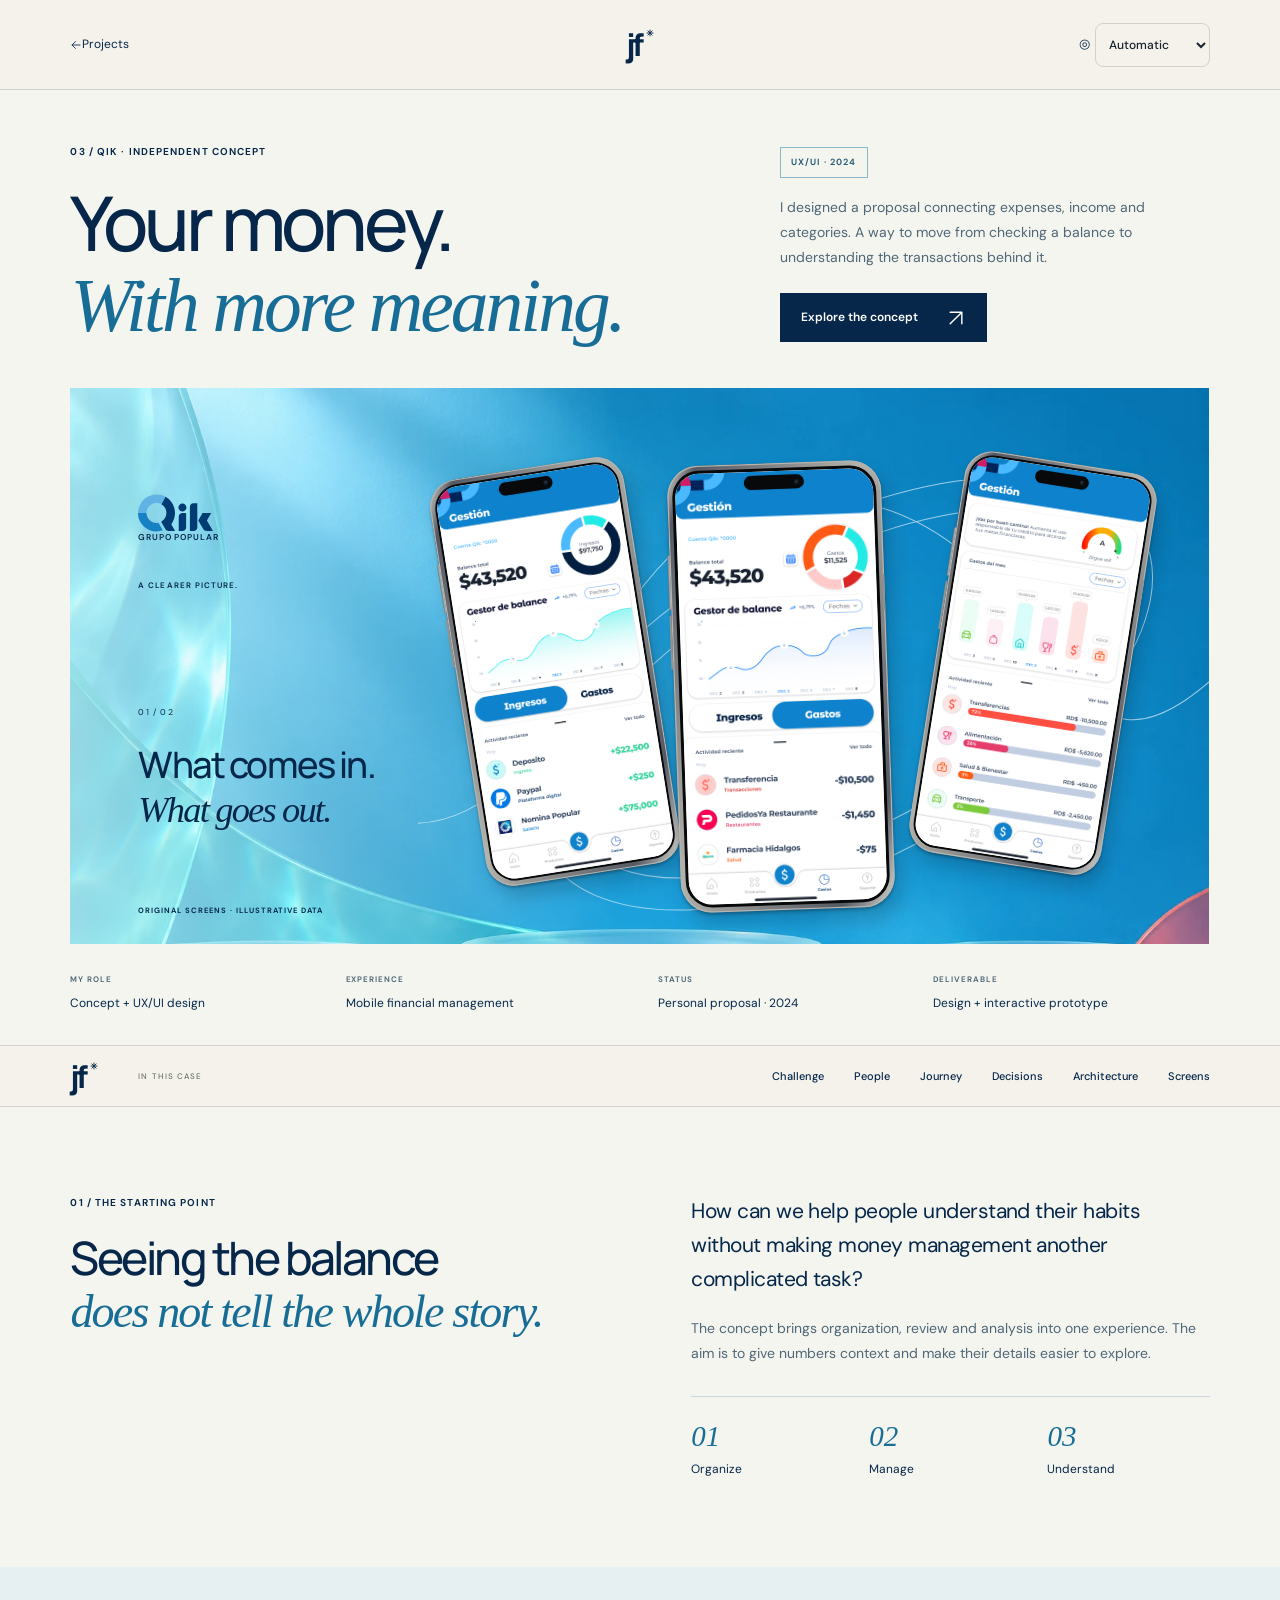
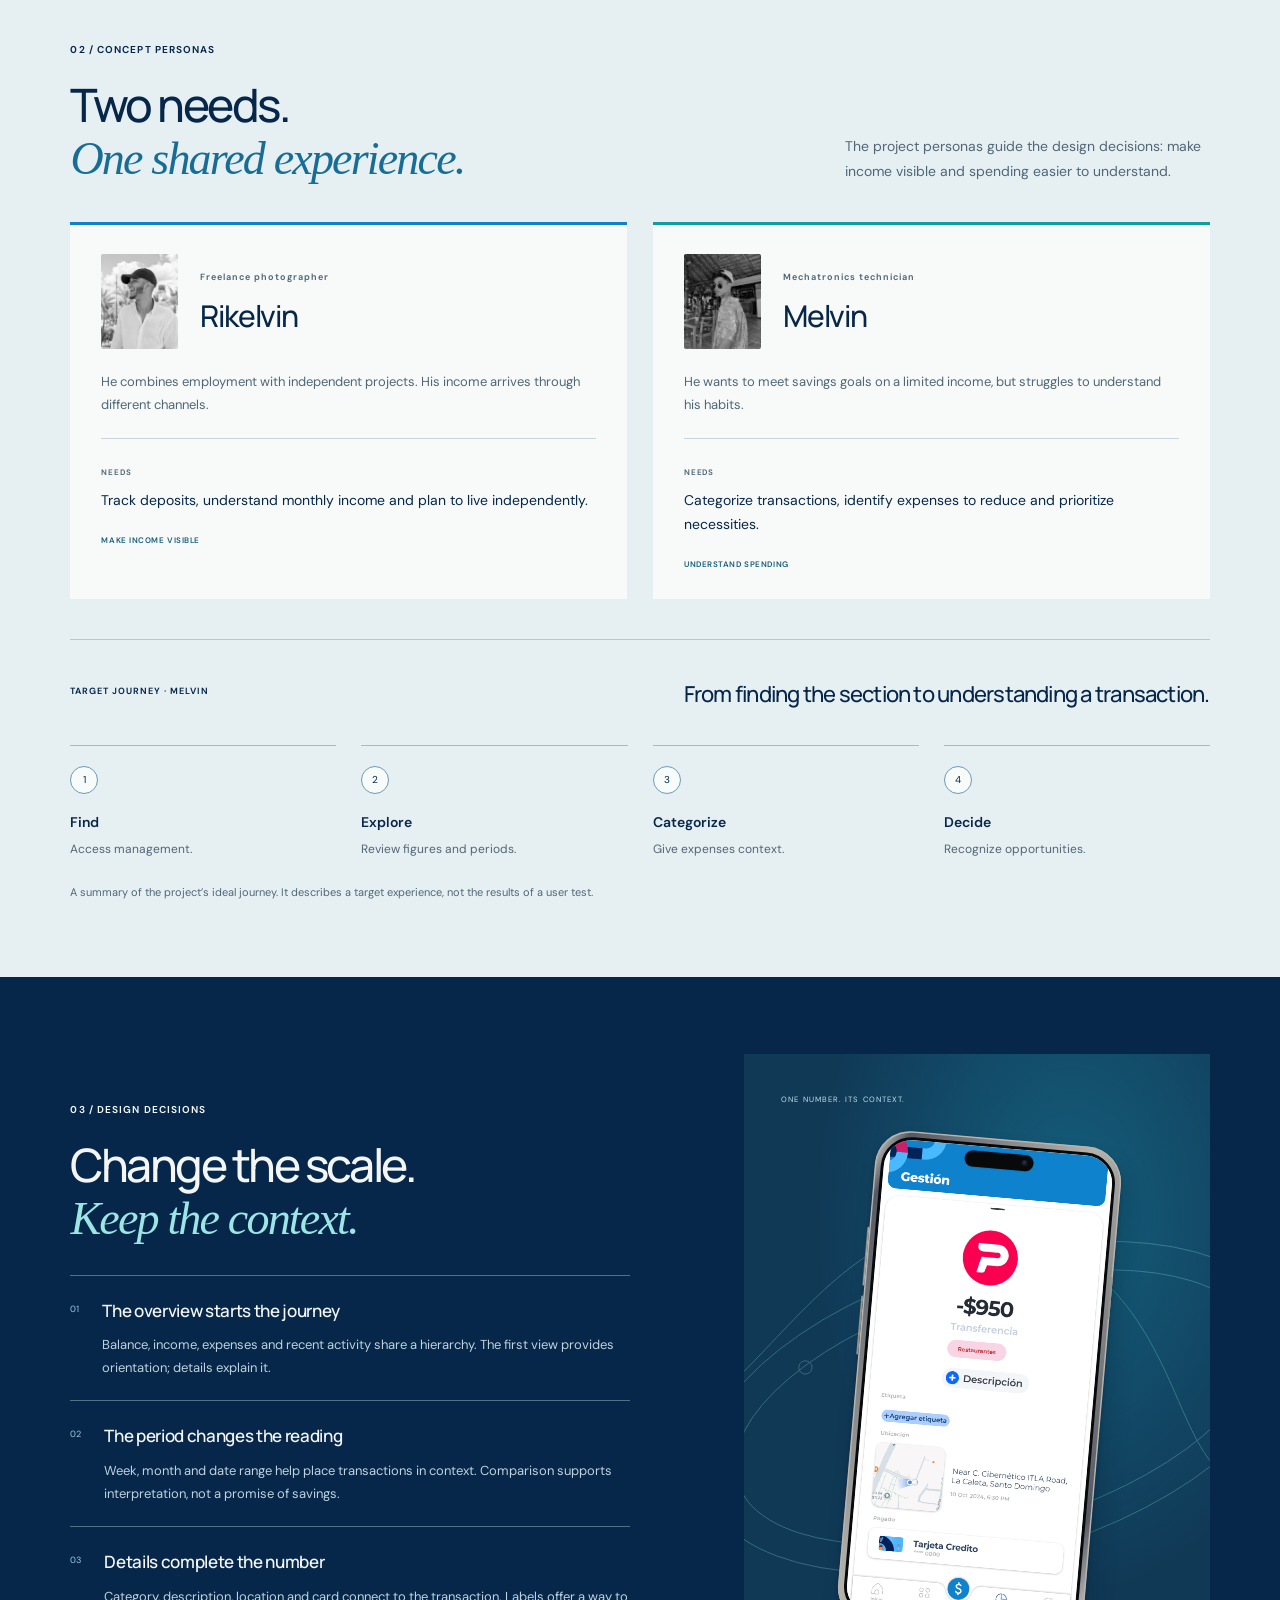
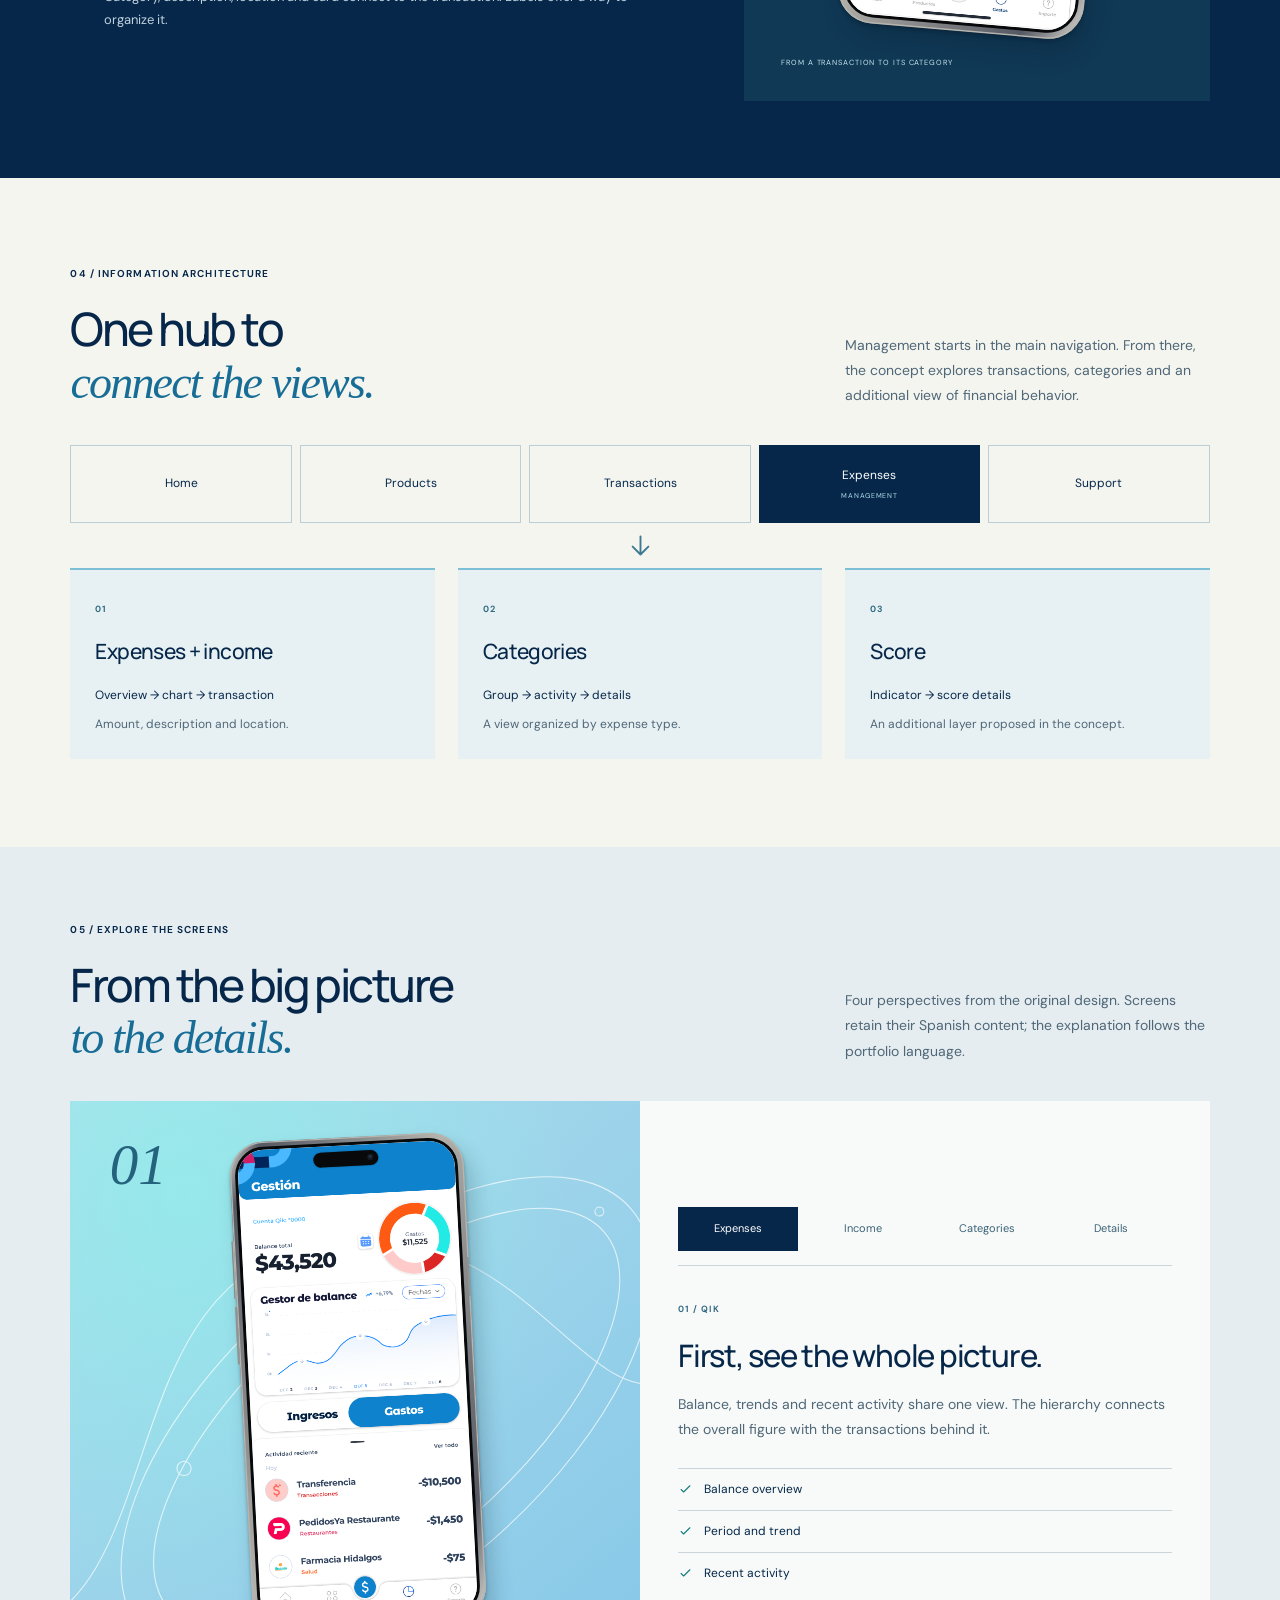
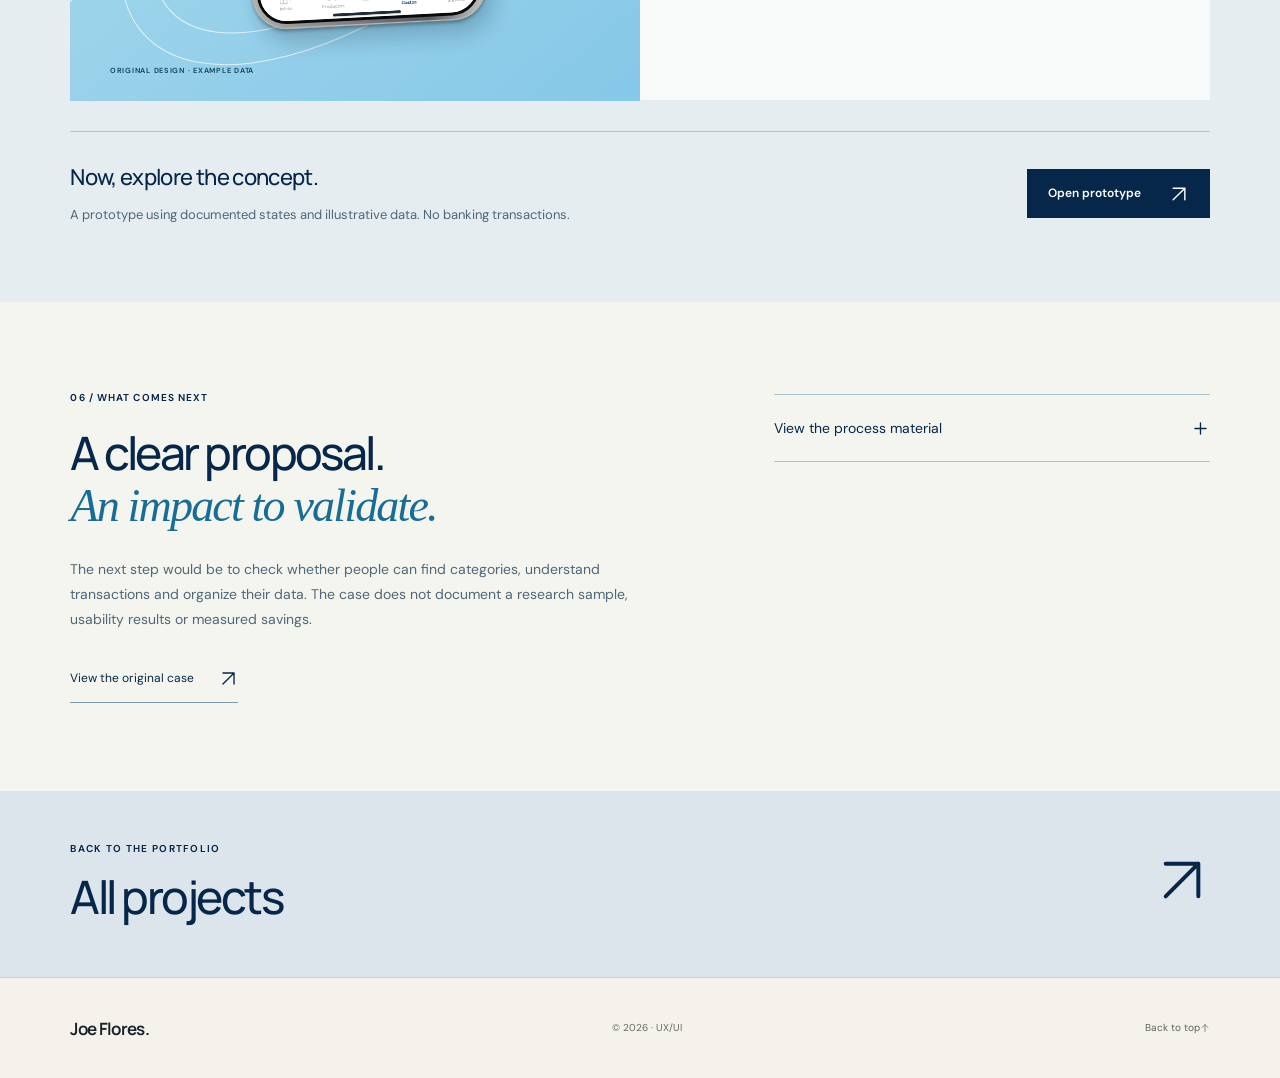
<file: proyectos/qik/index.html>
<!DOCTYPE html><!--RZm0RHd93FFz3x6R8NJFx--><html lang="es"><head><meta charSet="utf-8"/><meta name="viewport" content="width=device-width, initial-scale=1"/><link rel="preload" as="image" href="/assets/qik-editorial-scene-v2.webp" fetchPriority="high"/><link rel="preload" as="image" href="/brands/qik.svg"/><link rel="preload" as="image" href="/figma/qik-editorial/6545a.png"/><link rel="preload" as="image" href="/figma/qik-editorial/2c5c0.png"/><link rel="preload" as="image" href="/figma/qik-editorial/20c43.png"/><link rel="stylesheet" href="/_next/static/css/b56b23ca45e11f34.css" data-precedence="next"/><link rel="stylesheet" href="/_next/static/css/22aca18f364b1f8f.css" data-precedence="next"/><link rel="stylesheet" href="/_next/static/css/de55ce3bc943521c.css" data-precedence="next"/><link rel="stylesheet" href="/_next/static/css/6e9afe0f17c7a86e.css" data-precedence="next"/><link rel="stylesheet" href="/_next/static/css/16ec67a307d6dbd8.css" data-precedence="next"/><link rel="preload" as="script" fetchPriority="low" href="/_next/static/chunks/webpack-1fdf7bc646a7a516.js"/><script src="/_next/static/chunks/4bd1b696-c023c6e3521b1417.js" async=""></script><script src="/_next/static/chunks/255-0e5ac6cd71b0e266.js" async=""></script><script src="/_next/static/chunks/main-app-debdf4bf63d4c875.js" async=""></script><script src="/_next/static/chunks/app/layout-121a145ad24edab0.js" async=""></script><script src="/_next/static/chunks/889-7c438159c7eea54d.js" async=""></script><script src="/_next/static/chunks/729-0a3233b38a43cf15.js" async=""></script><script src="/_next/static/chunks/app/proyectos/qik/page-8ab9f540a882373c.js" async=""></script><title>Qik · Medición efectiva de gastos e ingresos — Joe Flores</title><meta name="description" content="Un caso personal de UX/UI de Joe Flores: transformar movimientos financieros en una experiencia más clara."/><meta name="robots" content="noindex, nofollow"/><link rel="icon" href="/icon.svg?3f136c70be4e0a93" type="image/svg+xml" sizes="any"/><script src="/_next/static/chunks/polyfills-42372ed130431b0a.js" noModule=""></script></head><body><div hidden=""><!--$--><!--/$--></div><div class="sc-case q2-case" id="top"><a class="q2-skip" href="#qik-content">Saltar al contenido</a><header class="sc-nav"><a href="/#projects"><svg data-portfolio-icon="arrow-left" aria-hidden="true" focusable="false" width="1em" height="1em" viewBox="0 0 24 24" fill="none" stroke="currentColor" stroke-width="1.7" stroke-linecap="round" stroke-linejoin="round" style="display:inline-block;vertical-align:-.12em;flex-shrink:0;pointer-events:none"><path d="M20 12H4m7-7-7 7 7 7"></path></svg> <!-- -->Proyectos</a><a href="/" class="sc-monogram" aria-label="Joe Flores">jf<span><svg data-portfolio-icon="asterisk" aria-hidden="true" focusable="false" width="1em" height="1em" viewBox="0 0 24 24" fill="none" stroke="currentColor" stroke-width="2.7" stroke-linecap="round" stroke-linejoin="round" style="display:inline-block;vertical-align:-.12em;flex-shrink:0;pointer-events:none"><path d="M12 3v18M3 12h18M5.64 5.64l12.72 12.72M5.64 18.36 18.36 5.64"></path></svg></span></a><label class="portfolio-language"><span aria-hidden="true">◎</span><span class="language-sr-only">Idioma del portafolio</span><select><option value="auto" selected="">Automático</option><option value="es" lang="es">Español</option><option value="en" lang="en">English</option></select><span role="status" aria-live="polite" class="language-sr-only">Contenido en español</span></label></header><main id="qik-content"><section class="q2-hero q2-wrap"><div class="q2-hero-heading"><div><p class="q2-eyebrow">03 / QIK · <!-- -->CONCEPTO INDEPENDIENTE</p><h1>Tu dinero.<br/><em>Con más sentido.</em></h1></div><div class="q2-hero-intro"><span class="q2-status">UX/UI · 2024</span><p>Diseñé una propuesta para conectar gastos, ingresos y categorías. Una manera de pasar de consultar un balance a entender los movimientos detrás de él.</p><button class="q2-button" type="button" aria-expanded="false" aria-controls="qik-demo">Explorar el concepto<svg data-portfolio-icon="arrow-up-right" aria-hidden="true" focusable="false" width="1em" height="1em" viewBox="0 0 24 24" fill="none" stroke="currentColor" stroke-width="1.7" stroke-linecap="round" stroke-linejoin="round" style="display:inline-block;vertical-align:-.12em;flex-shrink:0;pointer-events:none"><path d="M5 19 19 5M5 5h14v14"></path></svg></button></div></div><div class="q2-hero-art"><img class="q2-scene" src="/assets/qik-editorial-scene-v2.webp" width="1536" height="1024" alt="" fetchPriority="high"/><svg class="q2-orbit " viewBox="0 0 900 600" fill="none" aria-hidden="true" focusable="false"><ellipse cx="480" cy="330" rx="365" ry="180" transform="rotate(-28 480 330)"></ellipse><ellipse cx="480" cy="330" rx="325" ry="145" transform="rotate(-28 480 330)"></ellipse><path d="M20 470C210 460 210 80 480 120S690 540 940 250"></path><circle cx="245" cy="331" r="8"></circle><circle cx="767" cy="154" r="5"></circle></svg><div class="q2-art-brand"><span class="project-brand project-brand-qik "><img src="/brands/qik.svg" width="75" height="38" alt="Qik"/><span>GRUPO POPULAR</span></span><span>UNA VISIÓN MÁS CLARA.</span></div><div class="q2-art-copy"><span>01 / 02</span><p>Lo que entra.<br/><em>Lo que sale.</em></p></div><div class="device-iphone q2-hero-income" data-device="iphone"><div class="device-iphone-body"><div class="device-iphone-screen"><img src="/figma/qik-editorial/6545a.png" alt="Pantalla original del concepto Qik: gestión de ingresos." width="402" height="874" loading="eager" data-original-screen="true"/></div><span class="device-iphone-island" aria-hidden="true"><i></i></span></div><span class="device-iphone-buttons" aria-hidden="true"></span></div><div class="device-iphone q2-hero-expenses" data-device="iphone"><div class="device-iphone-body"><div class="device-iphone-screen"><img src="/figma/qik-editorial/2c5c0.png" alt="Pantalla original del concepto Qik: gestión de gastos." width="402" height="874" loading="eager" data-original-screen="true"/></div><span class="device-iphone-island" aria-hidden="true"><i></i></span></div><span class="device-iphone-buttons" aria-hidden="true"></span></div><div class="device-iphone q2-hero-categories" data-device="iphone"><div class="device-iphone-body"><div class="device-iphone-screen"><img src="/figma/qik-editorial/20c43.png" alt="Pantalla original Qik: categorías de gastos con datos ilustrativos." width="402" height="874" loading="eager" data-original-screen="true"/></div><span class="device-iphone-island" aria-hidden="true"><i></i></span></div><span class="device-iphone-buttons" aria-hidden="true"></span></div><span class="q2-art-foot">PANTALLAS ORIGINALES · DATOS ILUSTRATIVOS</span></div><dl class="q2-facts"><div><dt>MI APORTE</dt><dd>Concepto + diseño UX/UI</dd></div><div><dt>EXPERIENCIA</dt><dd>Gestión financiera móvil</dd></div><div><dt>ESTADO</dt><dd>Propuesta personal · 2024</dd></div><div><dt>ENTREGABLE</dt><dd>Diseño + prototipo navegable</dd></div></dl></section><nav class="sc-index" aria-label="Secciones del caso"><a href="/" class="sc-monogram sc-index-home" aria-label="Inicio — Joe Flores">jf<span><svg data-portfolio-icon="asterisk" aria-hidden="true" focusable="false" width="1em" height="1em" viewBox="0 0 24 24" fill="none" stroke="currentColor" stroke-width="2.7" stroke-linecap="round" stroke-linejoin="round" style="display:inline-block;vertical-align:-.12em;flex-shrink:0;pointer-events:none"><path d="M12 3v18M3 12h18M5.64 5.64l12.72 12.72M5.64 18.36 18.36 5.64"></path></svg></span></a><span>EN ESTE CASO</span><div class="sc-index-links"><a href="#contexto">El reto</a><a href="#proceso">Personas</a><a href="#recorrido">Recorrido</a><a href="#decisiones">Decisiones</a><a href="#arquitectura">Arquitectura</a><a href="#propuesta">Pantallas</a></div></nav><section id="contexto" class="q2-section q2-wrap q2-overview"><div class="q2-title"><p class="q2-eyebrow">01<!-- --> / <!-- -->EL PUNTO DE PARTIDA</p><h2>Ver el balance<br/><em>no cuenta toda la historia.</em></h2></div><div><p class="q2-lead">¿Cómo ayudar a entender los hábitos sin convertir la gestión del dinero en otra tarea complicada?</p><p>El concepto reúne organización, consulta y análisis en una misma experiencia. La intención es dar contexto a las cifras y facilitar el paso hacia el detalle.</p><div class="q2-intentions"><span><b>0<!-- -->1</b>Organizar</span><span><b>0<!-- -->2</b>Gestionar</span><span><b>0<!-- -->3</b>Entender</span></div></div></section><section id="proceso" class="q2-people"><div class="q2-wrap"><div class="q2-heading-row"><div class="q2-title"><p class="q2-eyebrow">02<!-- --> / <!-- -->PERFILES DEL CONCEPTO</p><h2>Dos necesidades.<br/><em>Una experiencia común.</em></h2></div><p>Los perfiles del proyecto orientan las decisiones de diseño: hacer visibles los ingresos y entender mejor los gastos.</p></div><div class="q2-personas"><article><div class="q2-persona-head"><img src="/figma/qik-editorial/c6a58.webp" width="172" height="230" loading="lazy" alt="Retrato del perfil Rikelvin"/><div><span class="q2-eyebrow">Fotógrafo freelance</span><h3>Rikelvin</h3></div></div><p>Combina un empleo con proyectos independientes. Sus ingresos llegan por distintas vías.</p><div class="q2-persona-need"><span>NECESITA</span><p>Registrar depósitos, reconocer su ingreso mensual y planificar su independencia.</p></div><span class="q2-persona-tag">HACER VISIBLE LO QUE ENTRA</span></article><article><div class="q2-persona-head"><img src="/figma/qik-editorial/6fb51.webp" width="172" height="230" loading="lazy" alt="Retrato del perfil Melvin"/><div><span class="q2-eyebrow">Mecatrónico</span><h3>Melvin</h3></div></div><p>Quiere alcanzar metas de ahorro con ingresos limitados, pero le cuesta entender sus hábitos.</p><div class="q2-persona-need"><span>NECESITA</span><p>Clasificar movimientos, identificar gastos reducibles y priorizar lo necesario.</p></div><span class="q2-persona-tag">ENTENDER LO QUE SALE</span></article></div><div class="q2-journey" id="recorrido"><div><span class="q2-eyebrow">RECORRIDO OBJETIVO · MELVIN</span><h3>De encontrar la sección a entender el movimiento.</h3></div><ol><li><span class="q2-journey-step" aria-hidden="true">1</span><strong>Encontrar</strong><p>Acceder a la gestión.</p></li><li><span class="q2-journey-step" aria-hidden="true">2</span><strong>Explorar</strong><p>Revisar cifras y períodos.</p></li><li><span class="q2-journey-step" aria-hidden="true">3</span><strong>Clasificar</strong><p>Dar contexto al gasto.</p></li><li><span class="q2-journey-step" aria-hidden="true">4</span><strong>Decidir</strong><p>Reconocer oportunidades.</p></li></ol><p class="q2-note">Síntesis del recorrido ideal del proyecto. Describe una experiencia objetivo, no resultados de una prueba con usuarios.</p></div></div></section><section id="decisiones" class="q2-decisions"><div class="q2-wrap q2-decision-grid"><div><div class="q2-title"><p class="q2-eyebrow">03<!-- --> / <!-- -->DECISIONES DE DISEÑO</p><h2>Cambiar de escala.<br/><em>Conservar el contexto.</em></h2></div><div class="q2-decision-rows"><article><span>0<!-- -->1</span><div><h3>El resumen abre el recorrido</h3><p>Balance, ingresos, gastos y actividad reciente comparten jerarquía. La primera vista sitúa; el detalle explica.</p></div></article><article><span>0<!-- -->2</span><div><h3>El período cambia la lectura</h3><p>Semana, mes y rango de fechas ayudan a situar los movimientos. Comparar es una herramienta para interpretar, no una promesa de ahorro.</p></div></article><article><span>0<!-- -->3</span><div><h3>El detalle completa la cifra</h3><p>Categoría, descripción, ubicación y tarjeta se conectan al movimiento. Las etiquetas proponen una forma de organizarlo.</p></div></article></div></div><div class="q2-detail-stage"><svg class="q2-orbit " viewBox="0 0 900 600" fill="none" aria-hidden="true" focusable="false"><ellipse cx="480" cy="330" rx="365" ry="180" transform="rotate(-28 480 330)"></ellipse><ellipse cx="480" cy="330" rx="325" ry="145" transform="rotate(-28 480 330)"></ellipse><path d="M20 470C210 460 210 80 480 120S690 540 940 250"></path><circle cx="245" cy="331" r="8"></circle><circle cx="767" cy="154" r="5"></circle></svg><span class="q2-stage-label">UNA CIFRA. SU CONTEXTO.</span><div class="device-iphone q2-detail-phone" data-device="iphone"><div class="device-iphone-body"><div class="device-iphone-screen"><img src="/figma/qik-editorial/d1290.png" alt="Pantalla original Qik: detalle de un movimiento y su categoría." width="422" height="876" loading="lazy" data-original-screen="true"/></div><span class="device-iphone-island" aria-hidden="true"><i></i></span></div><span class="device-iphone-buttons" aria-hidden="true"></span></div><span class="q2-detail-caption">DEL MOVIMIENTO A SU CATEGORÍA</span></div></div></section><section id="arquitectura" class="q2-section q2-wrap q2-architecture"><div class="q2-heading-row"><div class="q2-title"><p class="q2-eyebrow">04<!-- --> / <!-- -->ARQUITECTURA DE INFORMACIÓN</p><h2>Un centro para<br/><em>conectar las lecturas.</em></h2></div><p>La gestión parte de la navegación principal. Desde allí se profundiza en movimientos, categorías y una lectura complementaria del comportamiento.</p></div><div class="q2-map" aria-label="Arquitectura propuesta del concepto Qik" role="group"><ul class="q2-main-nav"><li class="">Inicio</li><li class="">Productos</li><li class="">Transacciones</li><li class="is-current">Gastos<span>GESTIÓN</span></li><li class="">Soporte</li></ul><div class="q2-map-connector" aria-hidden="true"><svg data-portfolio-icon="arrow-down" aria-hidden="true" focusable="false" width="1em" height="1em" viewBox="0 0 24 24" fill="none" stroke="currentColor" stroke-width="1.7" stroke-linecap="round" stroke-linejoin="round" style="display:inline-block;vertical-align:-.12em;flex-shrink:0;pointer-events:none"><path d="M12 4v16m-7-7 7 7 7-7"></path></svg></div><div class="q2-map-branches"><article><span class="q2-eyebrow">0<!-- -->1</span><h3>Gastos + ingresos</h3><p class="q2-map-route">Resumen → gráfico → movimiento</p><p>Cantidad, descripción y ubicación.</p></article><article><span class="q2-eyebrow">0<!-- -->2</span><h3>Categorías</h3><p class="q2-map-route">Grupo → actividad → detalle</p><p>Una lectura organizada por tipo de gasto.</p></article><article><span class="q2-eyebrow">0<!-- -->3</span><h3>Score</h3><p class="q2-map-route">Indicador → detalle del score</p><p>Una capa complementaria planteada en el concepto.</p></article></div></div></section><section id="propuesta" class="q2-screens"><div class="q2-wrap"><div class="q2-heading-row"><div class="q2-title"><p class="q2-eyebrow">05<!-- --> / <!-- -->EXPLORAR LAS PANTALLAS</p><h2>Del conjunto<br/><em>al detalle.</em></h2></div><p>Cuatro perspectivas del diseño original. Las pantallas conservan su contenido en español; la explicación acompaña el idioma del portafolio.</p></div><div class="q2-screen-explorer"><div class="q2-screen-stage"><svg class="q2-orbit " viewBox="0 0 900 600" fill="none" aria-hidden="true" focusable="false"><ellipse cx="480" cy="330" rx="365" ry="180" transform="rotate(-28 480 330)"></ellipse><ellipse cx="480" cy="330" rx="325" ry="145" transform="rotate(-28 480 330)"></ellipse><path d="M20 470C210 460 210 80 480 120S690 540 940 250"></path><circle cx="245" cy="331" r="8"></circle><circle cx="767" cy="154" r="5"></circle></svg><span class="q2-stage-index" aria-hidden="true">0<!-- -->1</span><div class="device-iphone q2-explorer-phone" data-device="iphone"><div class="device-iphone-body"><div class="device-iphone-screen"><img src="/figma/qik-editorial/2c5c0.png" alt="Pantalla original del concepto Qik: gestión de gastos." width="402" height="874" loading="lazy" data-original-screen="true"/></div><span class="device-iphone-island" aria-hidden="true"><i></i></span></div><span class="device-iphone-buttons" aria-hidden="true"></span></div><span class="q2-screen-caption">DISEÑO ORIGINAL · DATOS DE EJEMPLO</span></div><div class="q2-screen-content"><div class="q2-screen-tabs" role="tablist" aria-label="Pantallas del concepto Qik"><button id="q2-tab-0" type="button" role="tab" aria-selected="true" aria-controls="q2-screen-panel" tabindex="0">Gastos</button><button id="q2-tab-1" type="button" role="tab" aria-selected="false" aria-controls="q2-screen-panel" tabindex="-1">Ingresos</button><button id="q2-tab-2" type="button" role="tab" aria-selected="false" aria-controls="q2-screen-panel" tabindex="-1">Categorías</button><button id="q2-tab-3" type="button" role="tab" aria-selected="false" aria-controls="q2-screen-panel" tabindex="-1">Detalle</button></div><div id="q2-screen-panel" role="tabpanel" aria-labelledby="q2-tab-0" tabindex="0"><span class="q2-eyebrow">0<!-- -->1<!-- --> / QIK</span><h3>Primero, ver el conjunto.</h3><p>Balance, evolución y actividad reciente comparten una misma vista. La jerarquía conecta una cifra general con los movimientos que la componen.</p><ul><li><svg data-portfolio-icon="check" aria-hidden="true" focusable="false" width="1em" height="1em" viewBox="0 0 24 24" fill="none" stroke="currentColor" stroke-width="1.7" stroke-linecap="round" stroke-linejoin="round" style="display:inline-block;vertical-align:-.12em;flex-shrink:0;pointer-events:none"><path d="m5 12 4 4L19 6"></path></svg>Resumen de balance</li><li><svg data-portfolio-icon="check" aria-hidden="true" focusable="false" width="1em" height="1em" viewBox="0 0 24 24" fill="none" stroke="currentColor" stroke-width="1.7" stroke-linecap="round" stroke-linejoin="round" style="display:inline-block;vertical-align:-.12em;flex-shrink:0;pointer-events:none"><path d="m5 12 4 4L19 6"></path></svg>Período y evolución</li><li><svg data-portfolio-icon="check" aria-hidden="true" focusable="false" width="1em" height="1em" viewBox="0 0 24 24" fill="none" stroke="currentColor" stroke-width="1.7" stroke-linecap="round" stroke-linejoin="round" style="display:inline-block;vertical-align:-.12em;flex-shrink:0;pointer-events:none"><path d="m5 12 4 4L19 6"></path></svg>Actividad reciente</li></ul></div></div></div><div class="q2-demo-invite"><div><h3>Ahora, recorre el concepto.</h3><p>Prototipo con los estados documentados y datos ilustrativos. Sin operaciones bancarias.</p></div><button class="q2-button" type="button" aria-expanded="false" aria-controls="qik-demo">Abrir prototipo<svg data-portfolio-icon="arrow-up-right" aria-hidden="true" focusable="false" width="1em" height="1em" viewBox="0 0 24 24" fill="none" stroke="currentColor" stroke-width="1.7" stroke-linecap="round" stroke-linejoin="round" style="display:inline-block;vertical-align:-.12em;flex-shrink:0;pointer-events:none"><path d="M5 19 19 5M5 5h14v14"></path></svg></button></div><section id="qik-demo" class="case-demo q2-demo" hidden=""></section></div></section><section class="q2-section q2-wrap q2-next"><div><div class="q2-title"><p class="q2-eyebrow">06<!-- --> / <!-- -->LO QUE SIGUE</p><h2>Una propuesta clara.<br/><em>Un impacto por validar.</em></h2></div><p>El siguiente paso sería comprobar si las personas encuentran las categorías, comprenden los movimientos y pueden organizar sus datos. El caso no documenta una muestra de investigación ni resultados de usabilidad o ahorro medidos.</p><a class="q2-source-link" href="https://www.behance.net/gallery/210353137/UXUI-UPGRADE-GESTOR-DE-GASTOS-QIK" target="_blank" rel="noreferrer">Consultar el caso original<svg data-portfolio-icon="arrow-up-right" aria-hidden="true" focusable="false" width="1em" height="1em" viewBox="0 0 24 24" fill="none" stroke="currentColor" stroke-width="1.7" stroke-linecap="round" stroke-linejoin="round" style="display:inline-block;vertical-align:-.12em;flex-shrink:0;pointer-events:none"><path d="M5 19 19 5M5 5h14v14"></path></svg><span class="case-sr-only">Abre en otra pestaña</span></a></div><details class="q2-archive"><summary>Ver el material del proceso<svg data-portfolio-icon="plus" aria-hidden="true" focusable="false" width="1em" height="1em" viewBox="0 0 24 24" fill="none" stroke="currentColor" stroke-width="1.7" stroke-linecap="round" stroke-linejoin="round" style="display:inline-block;vertical-align:-.12em;flex-shrink:0;pointer-events:none"><path d="M12 5v14M5 12h14"></path></svg></summary><p>Láminas originales del proyecto, publicadas en español.</p><ul><li><a href="/qik/original/qik-slides-745-5254.png" target="_blank" rel="noreferrer">Problema y metas<svg data-portfolio-icon="arrow-up-right" aria-hidden="true" focusable="false" width="1em" height="1em" viewBox="0 0 24 24" fill="none" stroke="currentColor" stroke-width="1.7" stroke-linecap="round" stroke-linejoin="round" style="display:inline-block;vertical-align:-.12em;flex-shrink:0;pointer-events:none"><path d="M5 19 19 5M5 5h14v14"></path></svg><span class="case-sr-only">Abre en otra pestaña</span></a></li><li><a href="/qik/original/qik-slides-745-5269.png" target="_blank" rel="noreferrer">Perfiles del concepto<svg data-portfolio-icon="arrow-up-right" aria-hidden="true" focusable="false" width="1em" height="1em" viewBox="0 0 24 24" fill="none" stroke="currentColor" stroke-width="1.7" stroke-linecap="round" stroke-linejoin="round" style="display:inline-block;vertical-align:-.12em;flex-shrink:0;pointer-events:none"><path d="M5 19 19 5M5 5h14v14"></path></svg><span class="case-sr-only">Abre en otra pestaña</span></a></li><li><a href="/qik/original/qik-slides-745-5214.png" target="_blank" rel="noreferrer">Recorrido ideal<svg data-portfolio-icon="arrow-up-right" aria-hidden="true" focusable="false" width="1em" height="1em" viewBox="0 0 24 24" fill="none" stroke="currentColor" stroke-width="1.7" stroke-linecap="round" stroke-linejoin="round" style="display:inline-block;vertical-align:-.12em;flex-shrink:0;pointer-events:none"><path d="M5 19 19 5M5 5h14v14"></path></svg><span class="case-sr-only">Abre en otra pestaña</span></a></li><li><a href="/qik/original/qik-slides-745-5130.png" target="_blank" rel="noreferrer">Arquitectura<svg data-portfolio-icon="arrow-up-right" aria-hidden="true" focusable="false" width="1em" height="1em" viewBox="0 0 24 24" fill="none" stroke="currentColor" stroke-width="1.7" stroke-linecap="round" stroke-linejoin="round" style="display:inline-block;vertical-align:-.12em;flex-shrink:0;pointer-events:none"><path d="M5 19 19 5M5 5h14v14"></path></svg><span class="case-sr-only">Abre en otra pestaña</span></a></li><li><a href="/qik/original/qik-slides-745-5098.png" target="_blank" rel="noreferrer">Mejoras propuestas<svg data-portfolio-icon="arrow-up-right" aria-hidden="true" focusable="false" width="1em" height="1em" viewBox="0 0 24 24" fill="none" stroke="currentColor" stroke-width="1.7" stroke-linecap="round" stroke-linejoin="round" style="display:inline-block;vertical-align:-.12em;flex-shrink:0;pointer-events:none"><path d="M5 19 19 5M5 5h14v14"></path></svg><span class="case-sr-only">Abre en otra pestaña</span></a></li></ul></details></section></main><a class="sc-next sc-section" href="/"><div><span class="sc-eyebrow">VOLVER AL PORTAFOLIO</span><h2>Todos los proyectos</h2></div><span aria-hidden="true"><svg data-portfolio-icon="arrow-up-right" aria-hidden="true" focusable="false" width="1em" height="1em" viewBox="0 0 24 24" fill="none" stroke="currentColor" stroke-width="1.7" stroke-linecap="round" stroke-linejoin="round" style="display:inline-block;vertical-align:-.12em;flex-shrink:0;pointer-events:none"><path d="M5 19 19 5M5 5h14v14"></path></svg></span></a><footer class="sc-footer"><a href="/">Joe Flores.</a><span>© 2026 · UX/UI</span><a href="#top">Volver arriba<!-- --> <svg data-portfolio-icon="arrow-up" aria-hidden="true" focusable="false" width="1em" height="1em" viewBox="0 0 24 24" fill="none" stroke="currentColor" stroke-width="1.7" stroke-linecap="round" stroke-linejoin="round" style="display:inline-block;vertical-align:-.12em;flex-shrink:0;pointer-events:none"><path d="M12 20V4m-7 7 7-7 7 7"></path></svg></a></footer></div><!--$--><!--/$--><script src="/_next/static/chunks/webpack-1fdf7bc646a7a516.js" id="_R_" async=""></script><script>(self.__next_f=self.__next_f||[]).push([0])</script><script>self.__next_f.push([1,"1:\"$Sreact.fragment\"\n2:I[6124,[\"177\",\"static/chunks/app/layout-121a145ad24edab0.js\"],\"default\"]\n3:I[9766,[],\"\"]\n4:I[8924,[],\"\"]\n5:I[6700,[\"889\",\"static/chunks/889-7c438159c7eea54d.js\",\"729\",\"static/chunks/729-0a3233b38a43cf15.js\",\"845\",\"static/chunks/app/proyectos/qik/page-8ab9f540a882373c.js\"],\"default\"]\n6:I[4431,[],\"OutletBoundary\"]\n8:I[5278,[],\"AsyncMetadataOutlet\"]\na:I[4431,[],\"ViewportBoundary\"]\nc:I[4431,[],\"MetadataBoundary\"]\nd:\"$Sreact.suspense\"\nf:I[7150,[],\"\"]\n:HL[\"/_next/static/css/b56b23ca45e11f34.css\",\"style\"]\n:HL[\"/_next/static/css/22aca18f364b1f8f.css\",\"style\"]\n:HL[\"/_next/static/css/de55ce3bc943521c.css\",\"style\"]\n:HL[\"/_next/static/css/6e9afe0f17c7a86e.css\",\"style\"]\n:HL[\"/_next/static/css/16ec67a307d6dbd8.css\",\"style\"]\n"])</script><script>self.__next_f.push([1,"0:{\"P\":null,\"b\":\"RZm0RHd93FFz3x6R8NJFx\",\"p\":\"\",\"c\":[\"\",\"proyectos\",\"qik\",\"\"],\"i\":false,\"f\":[[[\"\",{\"children\":[\"proyectos\",{\"children\":[\"qik\",{\"children\":[\"__PAGE__\",{}]}]}]},\"$undefined\",\"$undefined\",true],[\"\",[\"$\",\"$1\",\"c\",{\"children\":[[[\"$\",\"link\",\"0\",{\"rel\":\"stylesheet\",\"href\":\"/_next/static/css/b56b23ca45e11f34.css\",\"precedence\":\"next\",\"crossOrigin\":\"$undefined\",\"nonce\":\"$undefined\"}],[\"$\",\"link\",\"1\",{\"rel\":\"stylesheet\",\"href\":\"/_next/static/css/22aca18f364b1f8f.css\",\"precedence\":\"next\",\"crossOrigin\":\"$undefined\",\"nonce\":\"$undefined\"}]],[\"$\",\"html\",null,{\"lang\":\"es\",\"children\":[\"$\",\"body\",null,{\"children\":[\"$\",\"$L2\",null,{\"children\":[\"$\",\"$L3\",null,{\"parallelRouterKey\":\"children\",\"error\":\"$undefined\",\"errorStyles\":\"$undefined\",\"errorScripts\":\"$undefined\",\"template\":[\"$\",\"$L4\",null,{}],\"templateStyles\":\"$undefined\",\"templateScripts\":\"$undefined\",\"notFound\":[[[\"$\",\"title\",null,{\"children\":\"404: This page could not be found.\"}],[\"$\",\"div\",null,{\"style\":{\"fontFamily\":\"system-ui,\\\"Segoe UI\\\",Roboto,Helvetica,Arial,sans-serif,\\\"Apple Color Emoji\\\",\\\"Segoe UI Emoji\\\"\",\"height\":\"100vh\",\"textAlign\":\"center\",\"display\":\"flex\",\"flexDirection\":\"column\",\"alignItems\":\"center\",\"justifyContent\":\"center\"},\"children\":[\"$\",\"div\",null,{\"children\":[[\"$\",\"style\",null,{\"dangerouslySetInnerHTML\":{\"__html\":\"body{color:#000;background:#fff;margin:0}.next-error-h1{border-right:1px solid rgba(0,0,0,.3)}@media (prefers-color-scheme:dark){body{color:#fff;background:#000}.next-error-h1{border-right:1px solid rgba(255,255,255,.3)}}\"}}],[\"$\",\"h1\",null,{\"className\":\"next-error-h1\",\"style\":{\"display\":\"inline-block\",\"margin\":\"0 20px 0 0\",\"padding\":\"0 23px 0 0\",\"fontSize\":24,\"fontWeight\":500,\"verticalAlign\":\"top\",\"lineHeight\":\"49px\"},\"children\":404}],[\"$\",\"div\",null,{\"style\":{\"display\":\"inline-block\"},\"children\":[\"$\",\"h2\",null,{\"style\":{\"fontSize\":14,\"fontWeight\":400,\"lineHeight\":\"49px\",\"margin\":0},\"children\":\"This page could not be found.\"}]}]]}]}]],[]],\"forbidden\":\"$undefined\",\"unauthorized\":\"$undefined\"}]}]}]}]]}],{\"children\":[\"proyectos\",[\"$\",\"$1\",\"c\",{\"children\":[null,[\"$\",\"$L3\",null,{\"parallelRouterKey\":\"children\",\"error\":\"$undefined\",\"errorStyles\":\"$undefined\",\"errorScripts\":\"$undefined\",\"template\":[\"$\",\"$L4\",null,{}],\"templateStyles\":\"$undefined\",\"templateScripts\":\"$undefined\",\"notFound\":\"$undefined\",\"forbidden\":\"$undefined\",\"unauthorized\":\"$undefined\"}]]}],{\"children\":[\"qik\",[\"$\",\"$1\",\"c\",{\"children\":[null,[\"$\",\"$L3\",null,{\"parallelRouterKey\":\"children\",\"error\":\"$undefined\",\"errorStyles\":\"$undefined\",\"errorScripts\":\"$undefined\",\"template\":[\"$\",\"$L4\",null,{}],\"templateStyles\":\"$undefined\",\"templateScripts\":\"$undefined\",\"notFound\":\"$undefined\",\"forbidden\":\"$undefined\",\"unauthorized\":\"$undefined\"}]]}],{\"children\":[\"__PAGE__\",[\"$\",\"$1\",\"c\",{\"children\":[[\"$\",\"$L5\",null,{}],[[\"$\",\"link\",\"0\",{\"rel\":\"stylesheet\",\"href\":\"/_next/static/css/de55ce3bc943521c.css\",\"precedence\":\"next\",\"crossOrigin\":\"$undefined\",\"nonce\":\"$undefined\"}],[\"$\",\"link\",\"1\",{\"rel\":\"stylesheet\",\"href\":\"/_next/static/css/6e9afe0f17c7a86e.css\",\"precedence\":\"next\",\"crossOrigin\":\"$undefined\",\"nonce\":\"$undefined\"}],[\"$\",\"link\",\"2\",{\"rel\":\"stylesheet\",\"href\":\"/_next/static/css/16ec67a307d6dbd8.css\",\"precedence\":\"next\",\"crossOrigin\":\"$undefined\",\"nonce\":\"$undefined\"}]],[\"$\",\"$L6\",null,{\"children\":[\"$L7\",[\"$\",\"$L8\",null,{\"promise\":\"$@9\"}]]}]]}],{},null,false]},null,false]},null,false]},null,false],[\"$\",\"$1\",\"h\",{\"children\":[null,[[\"$\",\"$La\",null,{\"children\":\"$Lb\"}],null],[\"$\",\"$Lc\",null,{\"children\":[\"$\",\"div\",null,{\"hidden\":true,\"children\":[\"$\",\"$d\",null,{\"fallback\":null,\"children\":\"$Le\"}]}]}]]}],false]],\"m\":\"$undefined\",\"G\":[\"$f\",[]],\"s\":false,\"S\":true}\n"])</script><script>self.__next_f.push([1,"b:[[\"$\",\"meta\",\"0\",{\"charSet\":\"utf-8\"}],[\"$\",\"meta\",\"1\",{\"name\":\"viewport\",\"content\":\"width=device-width, initial-scale=1\"}]]\n7:null\n"])</script><script>self.__next_f.push([1,"10:I[622,[],\"IconMark\"]\n9:{\"metadata\":[[\"$\",\"title\",\"0\",{\"children\":\"Qik · Medición efectiva de gastos e ingresos — Joe Flores\"}],[\"$\",\"meta\",\"1\",{\"name\":\"description\",\"content\":\"Un caso personal de UX/UI de Joe Flores: transformar movimientos financieros en una experiencia más clara.\"}],[\"$\",\"meta\",\"2\",{\"name\":\"robots\",\"content\":\"noindex, nofollow\"}],[\"$\",\"link\",\"3\",{\"rel\":\"icon\",\"href\":\"/icon.svg?3f136c70be4e0a93\",\"type\":\"image/svg+xml\",\"sizes\":\"any\"}],[\"$\",\"$L10\",\"4\",{}]],\"error\":null,\"digest\":\"$undefined\"}\n"])</script><script>self.__next_f.push([1,"e:\"$9:metadata\"\n"])</script></body></html>
</file>
<file: _next/static/css/b56b23ca45e11f34.css>
@import url("https://fonts.googleapis.com/css2?family=Barlow+Condensed:wght@700;800;900&family=DM+Sans:wght@400;500;600;700&family=Space+Mono:wght@400;700&family=Caveat:wght@500;600&display=swap");:root{--paper:#f7f6ef;--ink:#191919;--muted:#666d60;--yellow:#f5ce39;--blue:#2458da;--line:#cfd2c8}*{box-sizing:border-box}html{scroll-behavior:smooth;scroll-padding-top:24px}body{margin:0;background:var(--paper);color:var(--ink);font:16px DM Sans,Arial,sans-serif;-webkit-font-smoothing:antialiased}a{text-decoration:none}a,button{color:inherit}button{font:inherit;cursor:pointer}[tabindex]:focus-visible,a:focus-visible,button:focus-visible{outline:3px solid var(--blue);outline-offset:5px}[hidden]{display:none!important}.notebook{max-width:1440px;margin:auto}header{height:90px;display:flex;align-items:center;gap:44px;padding:0 5%;border-bottom:1px solid #dbded4}.mark{font-size:42px;font-weight:700;letter-spacing:-5px;line-height:1}.mark span{font-size:14px;letter-spacing:0;vertical-align:top;display:inline-block;margin:4px 0 0 7px}nav{display:flex;gap:40px;font:11px Space Mono,monospace;text-transform:uppercase}nav a{display:inline-flex;align-items:center;min-height:44px}nav a:hover{text-decoration:underline;text-underline-offset:6px}.edition{margin-left:auto;font:11px Space Mono,monospace;color:var(--muted)}.hero{padding:52px 5% 36px}.hero-labels{display:flex;justify-content:space-between;font:10px Space Mono,monospace}.hero h1{font:900 clamp(100px,9.72vw,140px)/.96 Barlow Condensed,Impact,sans-serif;letter-spacing:-.025em;margin:22px 0 19px}.mobile-break{display:none}.hero-bottom{display:flex;align-items:center;justify-content:space-between;gap:25px}.hero-bottom p{font-size:22px;line-height:1.4;margin:0}.handwriting{font:500 28px/1.15 Caveat,cursive}.hero-bottom .handwriting{color:var(--blue);transform:rotate(-1deg)}.projects{padding:0 5%}.collection-heading{display:flex;justify-content:space-between;align-items:center;border-top:1px solid #dbded4;padding:34px 0}.collection-heading h2{font:11px Space Mono,monospace;margin:0}.collection-index{font:11px Space Mono,monospace;color:var(--muted)}.project-grid{display:grid;grid-template-columns:repeat(3,minmax(0,1fr));grid-gap:32px;gap:32px;padding-bottom:70px}.project-card{position:relative;padding-top:24px;min-width:0;scroll-margin-top:24px}.card-tab{position:absolute;top:0;left:0;width:88px;height:25px;padding:6px 14px;font:11px Space Mono,monospace;background:#e7e9e2;border-radius:6px 6px 0 0}.card-tab.blue{background:var(--blue);color:white}.card-tab.yellow{background:var(--yellow)}.project-tile{border:1px solid var(--line);height:100%}.card-visual,.project-tile{display:flex;flex-direction:column}.card-visual{height:220px;background:#ecede5;align-items:center;justify-content:center;gap:26px;overflow:hidden}.card-visual img{width:100%;height:100%;object-fit:contain;display:block}.card-visual.bahia{background:#c5dfe8}.card-visual.popular{background:#05237e}.card-details{padding:22px;display:flex;flex-direction:column;flex:1 1}.card-kind{font:10px/1.5 Space Mono,monospace}.card-details h3{font-size:29px;font-weight:700;line-height:1.18;letter-spacing:-.6px;margin:16px 0 20px;min-height:60px}.card-action,.card-status{display:flex;align-items:center;justify-content:space-between;gap:18px;min-height:44px;padding:8px 0 3px;margin-top:auto;font-size:12px;border:0;background:none;text-align:left;width:100%}.card-action:after{content:"";position:absolute;inset:24px 0 0;z-index:1}.card-action:hover{text-decoration:underline;text-underline-offset:4px}.project-card.is-selected .project-tile,.project-card:has(.card-action):hover .project-tile{border-color:var(--blue)}.project-card:focus-within .project-tile{outline:3px solid var(--blue);outline-offset:4px}.card-action:focus-visible{outline:0}.card-arrow{font-size:25px;font-weight:400;line-height:1;color:var(--blue)}.placeholder-icon{color:#9ca495}.visual-note{font:12px Space Mono,monospace}.placeholder .card-kind,.placeholder .card-status,.visual-note{color:var(--muted)}.placeholder .card-arrow{color:#9ca495}.eyebrow{font:12px/1.6 Space Mono,monospace;letter-spacing:.04em}.case-header{display:flex;justify-content:space-between;align-items:flex-start;gap:25px;border-bottom:1px solid var(--line);padding-bottom:30px;margin-bottom:34px}.case-header h2{font:800 62px/1 Barlow Condensed,Impact,sans-serif;letter-spacing:-.02em;margin:10px 0 0;scroll-margin-top:28px}.case-header h2:focus{outline:none}.case-details{margin:0 0 55px}.case-details h2:focus-visible{outline:3px solid var(--blue);outline-offset:6px}.case-block>div,.case-intro>div{min-width:0}.case-details{background:var(--paper);border:1px solid var(--ink);border-top:0;padding:45px}.case-intro{display:grid;grid-template-columns:1fr 1.1fr;grid-gap:20px 50px;gap:20px 50px}.case-intro>.eyebrow{grid-column:1/-1}.case-details h3{font-size:34px;line-height:1.15;letter-spacing:-1px;margin:10px 0 25px}.case-details p{line-height:1.65;margin:6px 0 18px}.feature-grid{display:grid;grid-template-columns:repeat(3,1fr);border-top:1px solid #b8b9b1;border-bottom:1px solid #b8b9b1;margin:30px 0 48px;padding:28px 0;grid-gap:28px;gap:28px}.feature-grid span{font:12px Space Mono,monospace;color:var(--blue)}h4{font-size:18px;margin:12px 0}.feature-grid p{font-size:15px;margin:0}.site-heading{display:flex;justify-content:space-between;align-items:center;gap:25px}.text-link{font-size:14px;text-decoration:underline;text-underline-offset:5px}.browser-frame{border:1px solid #191919;background:#d9dad4;border-radius:9px;overflow:hidden}.browser-toolbar{padding:12px;display:flex;align-items:center;gap:15px;background:#fff;font:11px Space Mono,monospace;border-bottom:1px solid var(--ink)}.traffic{display:flex;gap:5px}.traffic i{width:7px;height:7px;border:1px solid #777;border-radius:50%}.devices{margin-left:auto;display:flex;gap:4px}.devices button{border:0;background:#eee;padding:7px 9px;font-size:12px;border-radius:3px}.devices button[aria-pressed=true]{background:var(--ink);color:white}.embed-stage{display:flex;justify-content:center;min-height:540px}.embed-stage iframe{display:block;border:0;width:100%;height:650px;background:white}.embed-stage.mobile iframe{width:390px;max-width:100%}.embed-cover{display:flex;flex-direction:column;justify-content:center;align-items:center;text-align:center;padding:30px}.embed-cover h4{font-size:30px;letter-spacing:-1px;margin:20px 0 5px}.small-star{font-size:70px;line-height:1;color:var(--blue)}.solid-button{background:var(--ink);color:white;border:0;padding:15px 24px;font-size:14px;margin-top:14px}.embed-note{font-size:12px!important;color:#595a54;margin-top:15px!important}.case-meta{display:flex;flex-wrap:wrap;gap:15px 25px;border-top:1px solid #ccc;padding:20px 0;font:12px Space Mono,monospace}.case-block{display:grid;grid-template-columns:1fr 1.1fr;grid-gap:45px;gap:45px;padding:36px 0;border-top:1px solid #c6c7c0}.case-block h3{margin-bottom:0}.process-list{padding-left:22px;margin:0}.process-list li{padding-left:8px;margin-bottom:20px}.process-list p{font-size:16px;margin-top:6px}.source-note{font-size:13px!important;color:#595a54;line-height:1.6!important}.historical-results,.research-section{background:#e9edf7;padding:30px;margin:0 0 28px}.historical-results>.eyebrow{line-height:1.7;display:block}.metric-grid{display:grid;grid-template-columns:repeat(3,1fr);grid-gap:25px;gap:25px;margin:30px 0}.metric-grid>div{display:flex;flex-direction:column;gap:10px}.metric-grid strong{font:800 43px/1 Barlow Condensed,sans-serif;color:var(--blue)}.metric-grid span{font-size:14px;line-height:1.5}.metric-grid.four{grid-template-columns:repeat(4,1fr)}.historical-image{margin:28px 0 16px}.case-gallery img,.historical-image img{width:100%;height:auto;display:block}.case-gallery figcaption,.historical-image figcaption{font-size:12px;line-height:1.5;color:#595a54;padding-top:12px}.historical-image+.text-link{display:inline-block;margin-bottom:30px}.design-list{padding-left:20px;margin:0;line-height:1.7}.design-list li{margin-bottom:16px}.gallery-tabs{display:flex;flex-wrap:wrap;gap:9px;margin:0 0 15px}.gallery-tabs button{border:1px solid var(--ink);background:transparent;padding:12px 17px;font-size:14px}.gallery-tabs button[aria-pressed=true]{background:var(--ink);color:white}.case-gallery figure{margin:0}.case-gallery a{display:block}.close-row{display:flex;align-items:center;justify-content:space-between;gap:20px;border-top:1px solid #a9aba1;padding-top:28px;margin-top:38px}.close-row>span{font:11px Space Mono,monospace}.close-folder{display:flex;align-items:center;gap:25px;background:var(--ink);color:white;border:0;padding:14px 20px;font-size:14px;min-height:48px}.close-folder span{font-size:25px;line-height:1}.about{padding:0 5% 70px}.section-heading{display:flex;justify-content:space-between;gap:15px;font:11px Space Mono,monospace;border-top:1px solid var(--line);padding:30px 0}.about-layout{display:grid;grid-template-columns:.7fr 1fr;align-items:center;grid-gap:12%;gap:12%;padding:30px 3% 15px}.portrait-wrap{position:relative;background:white;padding:12px;transform:rotate(-4deg);box-shadow:0 5px 13px #0002;max-width:330px}.portrait-wrap:after,.portrait-wrap:before{content:"";position:absolute;z-index:1;width:90px;height:28px;background:#e5d9bbaa;top:-6px;left:-19px;transform:rotate(-32deg)}.portrait-wrap:after{left:auto;right:-24px;transform:rotate(35deg)}.portrait-wrap img{width:100%;height:345px;object-fit:cover;display:block}.portrait-wrap>span{display:block;text-align:center;padding:20px 0 10px}.hello{font-size:25px}.about-copy h2{font:800 76px/.95 Barlow Condensed,Impact,sans-serif;letter-spacing:-.02em;margin:22px 0}.about-copy p{font-size:18px;line-height:1.6;max-width:560px}.skill-stickers{display:flex;gap:9px;flex-wrap:wrap;margin:25px 0 28px}.skill-stickers span{padding:9px 15px;background:var(--yellow);font-weight:600;font-size:14px;transform:rotate(-2deg)}.skill-stickers span:nth-child(2){background:var(--blue);color:white;transform:rotate(2deg)}.skill-stickers span:nth-child(3){background:#e991b5}footer{background:#eeefe7;display:flex;align-items:center;justify-content:space-between;gap:25px;padding:35px 5%}.footer-title{font:900 42px/1.1 Barlow Condensed,Impact,sans-serif;letter-spacing:-.02em}footer>span{font:10px Space Mono,monospace;color:var(--muted)}.skip{position:fixed;top:-100px;left:20px;z-index:10;background:var(--yellow);padding:15px}.skip:focus{top:15px}.case-details{border-top:1px solid var(--ink)}.case-meta span{overflow-wrap:anywhere}.devices{flex-shrink:0}.devices button{min-height:44px;min-width:52px}.embed-stage{position:relative}.embed-loading{position:absolute;z-index:1;top:16px;left:50%;transform:translateX(-50%);max-width:calc(100% - 32px);padding:12px 16px;background:var(--paper);border:1px solid var(--ink);font-size:13px;text-align:center;box-shadow:3px 3px 0 var(--ink)}.case-details .preview-warning{max-width:32ch;font-size:13px;color:#494b45;margin-top:0}@media(max-width:1100px){.project-grid{gap:28px 24px}.card-details{padding:20px}.card-details h3{font-size:24px;min-height:58px}.card-visual{height:190px}.case-details{padding:30px}.about-layout{gap:8%}.about-copy h2{font-size:65px}.portrait-wrap img{height:300px}}@media(max-width:850px){.project-grid{grid-template-columns:repeat(2,minmax(0,1fr))}.hero h1{font-size:100px}.edition{display:none}.case-block{grid-template-columns:1fr;gap:18px}.metric-grid.four{grid-template-columns:repeat(2,1fr)}}@media(max-width:600px){header{height:82px;padding:0 24px;gap:28px}.mark{font-size:34px}nav{gap:25px;font-size:9px}.hero{padding:42px 24px 34px}.hero-labels{font-size:9px}.hero-labels>span:last-child{display:none}.hero h1{font-size:78px;line-height:.9;margin:28px 0 22px;letter-spacing:-.02em}.hero-bottom,.mobile-break{display:block}.hero-bottom p{font-size:18px;line-height:1.4}.hero-bottom .handwriting{display:block;margin-top:6px;font-size:24px}.projects{padding:0 24px}.collection-heading{padding:27px 0}.collection-heading h2,.collection-index{font-size:9px}.project-grid{grid-template-columns:minmax(0,1fr);gap:28px;padding-bottom:48px}.card-tab{height:25px}.card-visual{height:200px}.card-details{padding:22px}.card-details h3{font-size:28px;min-height:66px;margin:16px 0 28px}.card-kind{font-size:9px}.card-action,.card-status{font-size:12px}.visual-note{font-size:11px}.case-header{display:block;margin-bottom:28px;padding-bottom:25px}.case-header h2{font-size:48px;margin-bottom:24px}.case-header .close-folder{width:100%;justify-content:space-between}.case-details{padding:25px 19px}.eyebrow{font-size:10px}.case-intro{grid-template-columns:1fr;gap:0}.case-details h3{font-size:30px}.case-details p{font-size:16px}.case-meta{font-size:10px;gap:10px}.case-block{padding:28px 0}.feature-grid{grid-template-columns:1fr;gap:24px;margin:20px 0 35px}.feature-grid p{font-size:15px}.site-heading{display:block}.site-heading .text-link{display:block;margin-bottom:22px}.browser-toolbar{flex-wrap:wrap;font-size:9px;gap:8px}.browser-toolbar>span{overflow-wrap:anywhere;min-width:0}.traffic{display:none}.devices{margin-left:0}.devices button{font-size:11px}.embed-stage{min-height:450px}.embed-stage iframe{height:600px}.embed-cover{padding:25px 12px}.embed-cover h4{font-size:25px}.embed-cover p{font-size:14px}.metric-grid{grid-template-columns:1fr;gap:23px;margin:23px 0}.metric-grid strong{font-size:38px}.metric-grid.four{grid-template-columns:repeat(2,1fr);gap:22px 15px}.historical-results,.research-section{padding:22px 18px}.metric-grid span{font-size:14px}.close-row{flex-direction:column;align-items:stretch;gap:15px}.close-folder{justify-content:space-between}.gallery-tabs{gap:7px}.gallery-tabs button{font-size:13px;padding:11px 12px}.source-note{font-size:13px!important}.case-details .source-note{margin-top:16px}.about{padding:0 24px 48px}.section-heading{font-size:9px}.section-heading>span:last-child{display:none}.about-layout{grid-template-columns:1fr;gap:42px;padding:25px 0 0}.portrait-wrap{width:80%;justify-self:center}.portrait-wrap img{height:auto;max-height:380px;object-position:top}.about-copy h2{font-size:68px}.about-copy p{font-size:17px}footer{padding:28px 24px;display:block}.footer-title{font-size:34px}footer>span{display:block;font-size:9px;margin-top:8px}}@media(max-width:360px){header{gap:24px}nav{gap:20px}.hero h1{font-size:72px}.card-details{padding:18px}.card-details h3{font-size:26px}.card-visual{height:180px}.case-details{padding:25px 16px}.case-details h3{font-size:27px}.metric-grid.four{grid-template-columns:1fr}.about-copy h2{font-size:60px}}@media(prefers-reduced-motion:reduce){html{scroll-behavior:auto}}.card-tab.cyan{background:#b7e9f7;color:var(--ink)}.card-visual.qik{background:#073c75}.prototype-section{border-top:1px solid var(--line);padding-top:32px;margin-top:36px}.prototype-pending{padding:24px 28px;border:1px dashed #9ca495;background:#eeefe7}.prototype-status{font:11px/1.6 Space Mono,monospace;color:#52594c}.prototype-pending p{max-width:65ch}.prototype-pending p:last-child{margin-bottom:0}.prototype-stage{min-height:680px;display:flex;justify-content:center;background:#e7e9e2;border:1px solid var(--line);border-radius:8px;overflow:hidden}.prototype-stage iframe{border:0;display:block;width:100%;height:760px;background:white}.prototype-cover{display:flex;flex-direction:column;align-items:center;justify-content:center;text-align:center;padding:30px}@media(max-width:600px){.prototype-pending{padding:22px 18px}.prototype-stage{min-height:540px}.prototype-stage iframe{height:680px}.prototype-section{padding-top:26px}.prototype-status{font-size:10px}}.qik-card-art{width:100%;height:100%;background:#052b45;color:white;padding:23px 25px;position:relative;overflow:hidden}.qik-card-art>span{font-size:23px;font-weight:700;letter-spacing:-1px;position:relative;z-index:1}.qik-card-art>strong{font-size:35px;letter-spacing:-1.5px;font-weight:500;line-height:1.03;display:block;margin-top:18px;position:relative;z-index:1;color:#a4e6f2}.qik-card-art>small{position:absolute;bottom:20px;left:25px;font:6px Space Mono,monospace;letter-spacing:.06em;color:#bbd5e2}.qik-card-bars{position:absolute;right:22px;bottom:40px;width:40%;height:112px;display:flex;align-items:flex-end;gap:6px;transform:rotate(-9deg);opacity:.6}.qik-card-bars>i{display:block;flex:1 1;background:#47bad3;border-radius:3px 3px 0 0}.qik-card-bars>i:nth-child(2n){background:#9bdded}.card-tab.cyan{background:#007b9c;color:white}.identity-card{position:relative;width:100%;height:100%;overflow:hidden;padding:24px 26px;color:#fff}.identity-card>span{display:block;font:8px/1.5 Space Mono,monospace;letter-spacing:.07em;position:relative;z-index:2}.identity-card>strong{display:block;font-size:34px;line-height:1.04;letter-spacing:-1px;margin-top:19px;font-weight:600;position:relative;z-index:2}.identity-card>small{position:absolute;left:26px;bottom:20px;font:7px/1.5 Space Mono,monospace;letter-spacing:.05em;z-index:2}.identity-bahia{background:linear-gradient(120deg,#03558d,#008bbc)}.identity-bahia>strong{font-weight:500;letter-spacing:-1.5px}.identity-route{position:absolute;width:49%;right:12px;top:55px;opacity:.85}.identity-qik{background:#003975}.identity-qik>span{font:700 27px/1 DM Sans,sans-serif;letter-spacing:-1.5px}.identity-qik>strong{font-size:30px;color:#cdebff;margin-top:14px}.identity-qik-ring{position:absolute;right:22px;top:45px;width:125px;height:125px;border-radius:50%;border-color:#4bb9ff #0e82cd #d01d68 #4bb9ff;border-style:solid;border-width:24px;transform:rotate(20deg)}.identity-gestor{background:linear-gradient(130deg,#02236a,#0054ab)}.identity-gestor>strong{font-size:29px;font-style:italic;letter-spacing:-1px;margin-top:13px}.identity-subscriptions{display:flex;align-items:center;gap:11px;position:relative;z-index:2;border:1px solid #00daee;border-radius:7px;margin-top:16px;width:80%;padding:8px 11px;font-size:9px}.identity-subscriptions b{font-size:17px;color:#e50914;line-height:1}.identity-subscriptions i{font-style:normal;margin-left:auto;color:#ee8a00;font-size:19px;line-height:1}.identity-gestor>small{font-size:6px}.project-bahia .card-tab{background:#03558d}.project-qik .card-tab{background:#0e82cd}.project-popular .card-tab{background:#ee8a00;color:#00166f}.project-card .project-tile{transition:transform .22s ease,border-color .22s ease}.project-card:has(.card-action):hover .project-tile{transform:translateY(-3px)}.project-bahia .card-arrow{color:#03558d}.project-qik .card-arrow{color:#0e82cd}.project-popular .card-arrow{color:#0054ab}@media(prefers-reduced-motion:reduce){.project-card .project-tile{transition:none!important;transform:none!important}}@font-face{font-family:Bricolage Portfolio;font-style:normal;font-weight:200 800;font-stretch:75% 100%;font-display:swap;src:url(/fonts/bricolage-variable.ttf) format("truetype")}
</file>
<file: _next/static/css/22aca18f364b1f8f.css>
.portfolio-language{display:inline-flex;align-items:center;gap:5px;flex:none;color:inherit;font:500 13px/1.3 DM Sans,Arial,sans-serif;text-transform:none;letter-spacing:normal}.portfolio-language select{font:inherit;color:inherit;background:transparent;border:1px solid;border-radius:8px;padding:10px 24px 10px 9px;min-height:44px;max-width:155px;cursor:pointer}.portfolio-language option{color:#10182d;background:#fff}.portfolio-language select:focus-visible{outline:3px solid #233ede;outline-offset:4px}.fg-nav .portfolio-language select:focus-visible{outline-color:#fff}.fg-nav,.fq-nav{align-items:center}.language-sr-only{position:absolute!important;width:1px!important;height:1px!important;padding:0!important;margin:-1px!important;overflow:hidden!important;clip:rect(0,0,0,0)!important;white-space:nowrap!important;border:0!important}.white-header .white-navigation{width:auto;gap:32px;flex:none}.white-header .white-navigation a,.white-header .white-navigation a:last-child{width:auto}.portfolio-header-actions{display:flex;gap:30px;align-items:center}.be-nav .portfolio-header-actions a,.fg-nav .portfolio-header-actions a,.fq-nav .portfolio-header-actions a{width:auto}@media(max-width:800px){.portfolio-header-actions{gap:16px}.white-header .white-navigation{gap:20px}.portfolio-language{font-size:12px}.portfolio-language select{max-width:140px}}@media(max-width:650px){.white-header{gap:12px;padding-inline:20px}.white-header .portfolio-header-actions{gap:12px}.white-header .white-menu-toggle{width:auto;min-width:44px;min-height:44px}.white-header .white-navigation{gap:6px}.portfolio-language>span[aria-hidden]{display:none}.portfolio-language select{max-width:128px;padding-right:14px}.be-nav,.fg-nav,.fq-nav{gap:12px}.be-nav .portfolio-header-actions,.fg-nav .portfolio-header-actions,.fq-nav .portfolio-header-actions{gap:10px}}@media(max-width:360px){.white-header{padding-inline:16px;gap:8px}.white-header .portfolio-header-actions{gap:8px}.white-header .white-name{font-size:21px}.portfolio-language select{max-width:116px}.be-nav,.fg-nav,.fq-nav{padding-inline:16px}.be-nav .portfolio-header-actions,.fg-nav .portfolio-header-actions,.fq-nav .portfolio-header-actions{gap:8px}.be-nav .portfolio-header-actions>a,.fg-nav .portfolio-header-actions>a,.fq-nav .portfolio-header-actions>a{font-size:12px}}
</file>
<file: _next/static/css/aa8839a4b5eee805.css>
@import url("https://fonts.googleapis.com/css2?family=DM+Sans:wght@400;450;500;550;600;650;700&family=Manrope:wght@400;500;600;650;700;750;800&display=swap");.jf-page{--ink:#17222d;--paper:#f4f2eb;--blue:#2549ec;--line:#d2d2c9;font-family:DM Sans,sans-serif;background:var(--paper);color:var(--ink);padding:0 4.45%;overflow:hidden;line-height:1.45;-webkit-font-smoothing:antialiased}.jf-page *{box-sizing:border-box}.jf-page a{color:inherit;text-decoration:none}.jf-page button{font:inherit;color:inherit;cursor:pointer}.jf-page h1,.jf-page h2,.jf-page h3,.jf-page p{margin:0}.jf-page a:focus-visible,.jf-page button:focus-visible{outline:3px solid #ec8c2a;outline-offset:6px}.jf-page section{scroll-margin-top:32px}.jf-header{height:103px;border-bottom:1px solid var(--line);display:flex;align-items:center;gap:26px}.jf-wordmark{font-family:Manrope,sans-serif;font-size:45px;font-weight:800;letter-spacing:-7px;line-height:1}.jf-wordmark span{font-size:13px;letter-spacing:0;vertical-align:top;display:inline-block;margin:5px 0 0 10px}.jf-header-caption{font-size:9px;font-weight:650;line-height:1.6;letter-spacing:1.3px;margin-left:15px}.jf-nav{gap:36px;margin-left:auto;font-size:13px;font-weight:550}.jf-nav,.jf-nav a:last-child{display:flex;align-items:center}.jf-nav a:last-child{gap:10px}.jf-footer a:hover,.jf-nav a:hover{color:var(--blue)}.jf-nav a span{font-size:9px;vertical-align:super;margin-left:3px;color:#6a716f}.jf-lang{border:0;background:none;font-size:11px!important;display:flex;gap:8px;padding:12px;margin-left:15px}.jf-lang span{opacity:.45}.jf-lang .jf-active{opacity:1;font-weight:700}.jf-menu{display:none}.jf-intro{padding:28px 0 45px}.jf-intro-top{display:flex;justify-content:space-between;align-items:center;font-size:10px;letter-spacing:1.1px;font-weight:600}.jf-intro-note{font-size:12px;letter-spacing:0;font-weight:400}.jf-intro-note span{margin-left:20px;font-size:24px}.jf-intro h1{font-family:Manrope,sans-serif;font-size:clamp(60px,12.8vw,205px);line-height:1.16;letter-spacing:-.075em;font-weight:800;white-space:nowrap;margin-left:-.055em}.jf-name-dot{color:var(--blue)}.jf-intro-bottom{display:flex;align-items:center;justify-content:space-between;border-top:1px solid var(--line);padding-top:24px;margin-top:13px;gap:35px}.jf-intro-bottom>p:first-child{font-size:25px;line-height:1.25;letter-spacing:-.8px}.jf-intro-bottom em{font-family:Georgia,serif;font-size:28px;font-weight:400}.jf-intro-description{font-size:13px;color:#58616a;max-width:300px;margin-left:auto!important}.jf-down{width:49px;height:49px;border:1px solid #aeb2ac;border-radius:50%;display:grid;place-items:center;font-size:25px;flex-shrink:0}.jf-down:hover{background:var(--ink);color:var(--paper)}.jf-section-line{display:flex;justify-content:space-between;align-items:center;margin-bottom:18px}.jf-section-line h2{font-size:11px;font-weight:600;letter-spacing:.5px}.jf-section-line>span{font-size:10px;letter-spacing:1px;color:#737971}.jf-feature{display:grid;grid-template-columns:.88fr 1.12fr;background:#122a62;color:#fff!important;min-height:500px;border-radius:2px;overflow:hidden}.jf-feature-copy{padding:32px 38px;flex-direction:column;position:relative;z-index:2}.jf-feature-copy,.jf-project-kicker{display:flex;justify-content:space-between}.jf-project-kicker{gap:15px;font-size:9px;letter-spacing:1px;color:#b6c8ed}.jf-project-kicker span:last-child{color:#e9b87d}.jf-feature h3{font-family:Manrope,sans-serif;font-size:62px;line-height:1.02;letter-spacing:-3px;font-weight:650;margin:45px 0 16px}.jf-feature-copy>div>p:not(.jf-feature-description){font-size:18px;letter-spacing:-.3px}.jf-feature-description{max-width:272px;color:#b8c7e5;margin-top:15px!important}.jf-feature-link{display:flex;justify-content:space-between;align-items:center;border-top:1px solid #ffffff40;padding-top:19px;margin-top:35px;font-size:12px}.jf-feature-art{background:#2d50ee;position:relative;overflow:hidden;min-height:500px;isolation:isolate}.jf-orbit{position:absolute;width:650px;height:650px;border:1px solid #ffffff2e;border-radius:50%;left:18%;top:-5%;transform:rotate(-25deg)}.jf-orbit-two{width:420px;height:420px;left:-18%;top:20%;border-color:#ffffff24}.jf-art-mark{position:absolute;right:-20px;bottom:-70px;color:#ffffff09;font-size:420px;line-height:1;font-family:Manrope,sans-serif;font-weight:800;letter-spacing:-40px}.jf-screen{position:absolute;background:#fafafa;padding:7px;border:1px solid #ffffff73;border-radius:22px;box-shadow:0 24px 50px #06165355;overflow:hidden;width:208px}.jf-screen img{width:100%;height:auto;display:block;border-radius:15px}.jf-screen-back{left:11%;top:70px;transform:rotate(-10deg);width:190px}.jf-screen-front{right:13%;top:26px;transform:rotate(7deg);width:222px}.jf-art-label{position:absolute;bottom:0;left:0;right:0;padding:20px 25px;background:linear-gradient(transparent,#1c37be);letter-spacing:.2px;display:flex;align-items:center;gap:8px}.jf-orange-dot{width:6px;height:6px;border-radius:100%;background:#f4a455}.jf-secondary-grid{display:grid;grid-template-columns:1fr 1fr;grid-gap:27px;gap:27px;margin-top:29px}.jf-project-image{position:relative;aspect-ratio:1.58;overflow:hidden;background:#d2e1df}.jf-qik .jf-project-image img{width:100%;height:100%;object-fit:cover;transition:transform .4s}.jf-project-number{position:absolute;top:15px;left:16px;background:var(--paper);color:var(--ink);font-size:10px;padding:6px 9px}.jf-project-arrow{position:absolute;bottom:15px;right:15px;display:grid;place-items:center;background:var(--paper);width:40px;height:40px;border-radius:50%;transition:transform .2s}.jf-project:hover .jf-project-arrow{transform:rotate(45deg)}.jf-project:hover .jf-project-image>img{transform:scale(1.025)}.jf-bahia .jf-project-image{padding:29px 26px 0;background:#c9d8d4;display:flex;flex-direction:column}.jf-bahia .jf-project-image>img{width:100%;display:block;object-fit:cover;object-position:top;box-shadow:0 12px 20px #163e4329;transition:transform .4s;min-height:0}.jf-browser-bar{height:22px;background:#f7f7f7;display:flex;gap:3px;align-items:center;padding:0 8px;flex-shrink:0;border-radius:5px 5px 0 0}.jf-browser-bar i{height:4px;width:4px;background:#b5bebd;border-radius:50%}.jf-browser-bar span{font-size:6px;color:#7b8485;margin:auto}.jf-project-caption{display:flex;justify-content:space-between;gap:15px;padding:20px 0 25px;border-bottom:1px solid var(--line)}.jf-small-label{font-size:9px;letter-spacing:1.25px;font-weight:600}.jf-project-caption h3{font-family:Manrope,sans-serif;font-size:27px;font-weight:650;letter-spacing:-1px;margin-top:7px}.jf-project-caption p{font-size:11px;line-height:1.6;color:#66706e;align-self:flex-end;text-align:right;padding-bottom:3px}.jf-approach{padding:91px 0 85px;display:grid;grid-template-columns:1fr 1fr;grid-gap:45px;gap:45px}.jf-approach h2{font-family:Manrope,sans-serif;font-size:36px;line-height:1.2;letter-spacing:-1.5px;margin-top:20px;font-weight:550}.jf-approach h2 span{font-family:Georgia,serif;font-style:italic;font-weight:400}.jf-methods>div{display:grid;grid-template-columns:30px 110px 1fr;grid-gap:16px;gap:16px;padding:20px 0;border-top:1px solid var(--line)}.jf-methods>div>span{font-size:10px;color:#737973;padding-top:3px}.jf-methods h3{font-size:14px;font-weight:550}.jf-methods p{font-size:12px;color:#66706e}.jf-contact{background:var(--ink);color:var(--paper);margin:0 -4.9%;padding:48px 4.45% 25px}.jf-contact>a{display:flex;justify-content:space-between;align-items:center;gap:20px;margin-top:25px}.jf-contact h2{font-family:Manrope,sans-serif;font-size:clamp(40px,5.2vw,78px);line-height:1.11;font-weight:500;letter-spacing:-2px}.jf-contact h2 em{font-family:Georgia,serif;font-weight:400}.jf-contact-arrow{width:88px;height:88px;border-radius:50%;background:#d9e45e;display:grid;place-items:center;color:var(--ink);transition:transform .3s;flex-shrink:0}.jf-contact-arrow svg{width:39px;height:39px}.jf-contact>a:hover .jf-contact-arrow{transform:rotate(45deg)}.jf-contact-bottom{margin-top:48px;border-top:1px solid #ffffff26;padding-top:20px;display:flex;justify-content:space-between;font-size:12px}.jf-contact-bottom a:last-child{display:flex;align-items:center;gap:8px}.jf-contact-bottom svg{width:15px;height:15px}.jf-footer{padding:22px 0;display:flex;justify-content:space-between;font-size:10px;color:#68716d}.jf-footer>span:first-child{color:var(--ink);font-weight:600}@media(min-width:1600px){.jf-page{padding-left:max(5%,calc((100% - 1440px)/2));padding-right:max(5%,calc((100% - 1440px)/2))}.jf-intro h1{font-size:185px}.jf-contact{margin:0;padding:48px}.jf-screen-front{right:17%}}@media(max-width:1000px){.jf-nav{gap:20px}.jf-header-caption{display:none}.jf-feature h3{font-size:49px}.jf-feature-copy{padding:27px}.jf-screen-front{right:4%;width:190px;top:60px}.jf-screen-back{left:0;width:166px;top:110px}.jf-project-kicker{font-size:8px}.jf-feature-description{max-width:240px}.jf-feature,.jf-feature-art{min-height:470px}.jf-approach{gap:25px}.jf-methods>div{grid-template-columns:22px 1fr;gap:7px 10px}.jf-methods p{grid-column:2}.jf-approach h2{font-size:31px}}@media(max-width:640px){.jf-page{padding:0 21px}.jf-header{height:78px;gap:15px;position:relative}.jf-wordmark{font-size:36px}.jf-wordmark span{font-size:10px;margin:4px 0 0 9px}.jf-lang{margin-left:auto;font-size:10px!important;padding:9px 0}.jf-menu{display:block;background:none;border:0;font-size:23px!important;width:29px;padding:0}.jf-nav{display:none;position:absolute;top:77px;right:0;left:0;z-index:20;background:var(--paper);border-bottom:1px solid var(--ink);padding:25px 0;gap:24px;flex-direction:column;align-items:flex-start;font-size:18px}.jf-nav.jf-open{display:flex}.jf-intro{padding:22px 0 30px}.jf-intro-top{font-size:8px;letter-spacing:.7px}.jf-intro-note{font-size:10px}.jf-intro-note span{font-size:17px;margin-left:6px}.jf-intro h1{font-size:13.1vw;line-height:1.5;letter-spacing:-.074em;margin-top:5px}.jf-intro-bottom{margin-top:0;padding-top:17px;gap:12px;flex-wrap:wrap;align-items:flex-start}.jf-intro-bottom>p:first-child{font-size:22px;letter-spacing:-.7px;flex:1 1}.jf-intro-bottom em{font-size:25px}.jf-intro-description{font-size:12px;max-width:280px;order:3;margin-left:0!important;line-height:1.6;margin-top:4px!important}.jf-down{height:39px;width:39px;font-size:22px;margin-top:7px}.jf-section-line{margin-bottom:13px}.jf-section-line h2{font-size:10px}.jf-section-line>span{font-size:9px}.jf-feature{display:flex;flex-direction:column;min-height:0}.jf-feature-copy{padding:23px 23px 20px}.jf-project-kicker{font-size:8px;letter-spacing:.8px}.jf-feature h3{font-size:42px;line-height:1.06;letter-spacing:-1.8px;margin:29px 0 10px}.jf-feature-copy>div>p:not(.jf-feature-description){font-size:15px}.jf-feature-description{display:none}.jf-feature-link{font-size:11px;margin-top:20px;padding-top:14px}.jf-feature-link svg{width:19px;height:19px}.jf-feature-art{min-height:315px;height:315px}.jf-screen-front{width:155px;right:13%;top:22px;border-radius:17px;padding:5px}.jf-screen-back{width:140px;left:10%;top:48px;border-radius:17px;padding:5px}.jf-screen img{border-radius:12px}.jf-orbit{width:400px;height:400px}.jf-orbit-two{width:260px;height:260px}.jf-art-mark{font-size:260px;bottom:-40px;right:10px}.jf-art-label{font-size:8px;padding:17px}.jf-secondary-grid{grid-template-columns:1fr;gap:25px;margin-top:25px}.jf-project-image{aspect-ratio:1.65}.jf-project-caption{padding:15px 0 19px;align-items:end}.jf-small-label{font-size:8px;letter-spacing:1px}.jf-project-caption h3{font-size:24px;margin-top:5px}.jf-project-caption p{font-size:10px;max-width:145px}.jf-project-number{top:10px;left:10px;font-size:8px;padding:5px 8px}.jf-project-arrow{height:33px;width:33px;right:11px;bottom:11px}.jf-project-arrow svg{width:19px;height:19px}.jf-bahia .jf-project-image{padding:25px 19px 0}.jf-approach{padding:49px 0;display:block}.jf-approach h2{font-size:31px;margin-top:15px}.jf-methods{margin-top:28px}.jf-methods>div{grid-template-columns:23px 88px 1fr;gap:8px;padding:16px 0}.jf-methods h3{font-size:12px}.jf-methods p{grid-column:auto;font-size:11px}.jf-contact{margin:0 -21px;padding:31px 21px 22px}.jf-contact h2{font-size:33px;letter-spacing:-1.1px}.jf-contact>a{gap:7px;margin-top:22px}.jf-contact-arrow{height:43px;width:43px}.jf-contact-arrow svg{height:23px;width:23px}.jf-contact-bottom{font-size:10px;margin-top:30px;padding-top:17px}.jf-footer{font-size:9px;padding:18px 0;flex-wrap:wrap;gap:12px}.jf-footer>span:nth-child(2){display:none}}@media(prefers-reduced-motion:reduce){.jf-page *{transition:none!important;scroll-behavior:auto!important}}.jf-nav{gap:27px}.jf-feature{grid-template-columns:.84fr 1.16fr;background:#101d53;min-height:490px}.jf-feature-copy{background:radial-gradient(ellipse at 0 0,#3349a055,transparent 65%),linear-gradient(140deg,#17275c,#0b173f);padding:30px 36px}.jf-feature-story{padding:22px 0 12px}.jf-subscription-brand{display:flex;align-items:center;gap:11px;font-size:19px;font-weight:600;letter-spacing:-.7px;color:#dce5ff}.jf-subscription-brand svg{width:36px;height:36px;color:#b9c9ff;flex-shrink:0}.jf-subscription-brand b{color:#eeb085;font-size:25px;margin-left:2px}.jf-feature h3{font-size:clamp(40px,4.25vw,64px);font-weight:550;letter-spacing:-2.5px;line-height:1.05;margin:27px 0 18px}.jf-feature h3 em{font-family:Georgia,serif;font-weight:400;color:#e0e8ff;letter-spacing:-2px}.jf-feature-description{max-width:330px;font-size:12px;line-height:1.7;margin-top:0!important}.jf-feature-link{margin-top:18px}.jf-feature-art{min-height:490px;background:#1122b4}.jf-cover-photo{display:block;width:100%;height:100%;position:absolute;inset:0;object-fit:cover;object-position:54% 50%;transition:transform .5s ease}.jf-feature:hover .jf-cover-photo{transform:scale(1.025)}.jf-art-label{padding:28px 24px 17px;background:linear-gradient(transparent,#08165bdb);font-size:10px}.jf-cover-type{margin-left:auto;font-size:9px;letter-spacing:1.5px;color:#dae4ff}.jf-project-image{aspect-ratio:1.5;container-type:inline-size;isolation:isolate;border-radius:2px}.jf-bahia .jf-project-image>img,.jf-project-image>img{width:100%;height:100%;object-fit:cover;display:block;box-shadow:none;position:absolute;inset:0}.jf-bahia .jf-project-image{padding:0;display:block;background:#e9dec6}.jf-cover-editorial{position:absolute;inset:0;padding:5%;width:48%;display:flex;flex-direction:column;justify-content:space-between;pointer-events:none;z-index:1}.jf-cover-index{font-size:1.45cqw;font-weight:650;letter-spacing:.11em;white-space:nowrap}.jf-cover-footnote{font-size:1.18cqw;letter-spacing:.1em;font-weight:600;white-space:nowrap}.jf-qik-editorial{color:#32164e}.jf-qik-logotype{font-family:Manrope,sans-serif;font-size:13.8cqw;letter-spacing:-.1em;line-height:1;display:block;margin-bottom:3.8cqw}.jf-qik-logotype>span{display:inline-block;vertical-align:top;font-size:3.7cqw;letter-spacing:0;color:#b33d32;margin-left:1.3cqw;margin-top:1.2cqw}.jf-qik-editorial p{font-size:4.05cqw;line-height:1.16;letter-spacing:-.035em;font-weight:500}.jf-cover-editorial em{font-family:Georgia,serif;font-weight:400}.jf-bahia-editorial{color:#174535;padding-right:0;width:45%}.jf-bahia-editorial>div>svg{display:block;width:8.5cqw;height:auto;margin-bottom:1.5cqw}.jf-bahia-logotype{font-family:Georgia,serif;font-size:5.6cqw;letter-spacing:-.06em;line-height:.94}.jf-bahia-logotype>span{font-family:DM Sans,sans-serif;display:block;font-size:1.1cqw;font-weight:600;letter-spacing:.16em;margin-top:2.1cqw}.jf-bahia-editorial p{font-size:2.75cqw;line-height:1.25;letter-spacing:-.03em;margin-top:3.7cqw}.jf-project-arrow{z-index:2}.jf-about{display:grid;grid-template-columns:156px minmax(0,1fr) 185px;grid-gap:40px;gap:40px;align-items:center;margin-top:48px;padding:31px 0;border-top:1px solid var(--line);border-bottom:1px solid var(--line)}.jf-about-photo{position:relative;margin:0;aspect-ratio:3/4;overflow:hidden;background:#080909}.jf-about-photo img{display:block;width:100%;height:100%;object-fit:cover;object-position:center 37%}.jf-about-photo figcaption{position:absolute;bottom:0;left:0;right:0;color:#fff;font-size:8px;letter-spacing:1.8px;padding:23px 12px 10px;background:linear-gradient(transparent,#000a)}.jf-about-copy{max-width:620px}.jf-about-copy h2{font-family:Manrope,sans-serif;font-size:34px;line-height:1.2;font-weight:600;letter-spacing:-1.4px;margin:10px 0 13px}.jf-about-copy h2>span{color:var(--blue);font-size:29px;margin-left:7px;font-weight:400}.jf-about-copy>p{font-size:14px;line-height:1.65;color:#59635f;max-width:560px}.jf-about-details{display:flex;align-items:center;flex-wrap:wrap;gap:9px 19px;font-size:10px;margin-top:18px;font-weight:500}.jf-about-location{display:flex;gap:8px;align-items:center;color:#59635f}.jf-about-location:before{content:"";width:5px;height:5px;border-radius:50%;background:var(--blue)}.jf-about-note{border-left:1px solid var(--line);padding-left:30px;font-size:15px;line-height:1.4;letter-spacing:-.2px;color:#5c655d}.jf-about-note em{font-family:Georgia,serif;font-size:20px;color:var(--ink)}.jf-about-note>span{display:block;font-family:Manrope,sans-serif;font-size:25px;font-weight:700;color:var(--blue);margin-top:15px;letter-spacing:-2px}.jf-approach{padding:65px 0 70px}@media(max-width:1000px){.jf-nav{gap:20px}.jf-feature-copy{padding:26px}.jf-feature,.jf-feature-art{min-height:440px}.jf-feature h3{font-size:43px;letter-spacing:-1.8px}.jf-subscription-brand{font-size:17px}.jf-subscription-brand svg{width:29px;height:29px}.jf-feature-description{font-size:11px}.jf-cover-photo{object-position:60% center}.jf-about{grid-template-columns:140px minmax(0,1fr);gap:28px}.jf-about-note{display:none}.jf-about-copy h2{font-size:31px}.jf-about-copy>p{font-size:13px}}@media(max-width:640px){.jf-nav{gap:23px}.jf-feature-copy{padding:24px}.jf-feature,.jf-feature-art{min-height:0}.jf-feature-story{padding:24px 0 8px}.jf-subscription-brand{font-size:15px;gap:9px}.jf-subscription-brand svg{width:28px;height:28px}.jf-feature h3{font-size:43px;margin:19px 0 10px;letter-spacing:-1.8px}.jf-feature-description{display:block;font-size:11px;max-width:280px;line-height:1.6}.jf-feature-link{margin-top:10px}.jf-feature-art{height:auto;aspect-ratio:1.5}.jf-cover-photo{object-position:center}.jf-art-label{font-size:8px;padding:25px 17px 12px}.jf-cover-type{font-size:8px}.jf-project-image{aspect-ratio:1.5}.jf-bahia .jf-project-image{padding:0}.jf-cover-index{font-size:1.65cqw}.jf-cover-footnote{font-size:1.36cqw}.jf-about{grid-template-columns:100px minmax(0,1fr);gap:20px;padding:25px 0;margin-top:32px;align-items:start}.jf-about-photo{margin-top:1px;aspect-ratio:2/3}.jf-about-photo figcaption{font-size:6px;letter-spacing:1px;padding:20px 8px 7px}.jf-about-copy h2{font-size:24px;letter-spacing:-1px;margin:8px 0 10px}.jf-about-copy h2>span{display:none}.jf-about-copy>p{font-size:12px;line-height:1.6}.jf-about-details{font-size:9px;gap:7px;margin-top:13px;flex-direction:column;align-items:flex-start}.jf-approach{padding:43px 0 48px}}@media(max-width:360px){.jf-about{grid-template-columns:80px minmax(0,1fr);gap:15px}.jf-about-copy h2{font-size:22px}.jf-about-copy>p{font-size:11px}.jf-feature h3{font-size:38px}}.jf-feature-art{container-type:inline-size}.jf-feature-copy{background:radial-gradient(ellipse at 0 0,#1751a655,transparent 70%),linear-gradient(140deg,#072f73,#061766)}.jf-orange-dot{background:#f38d00}.jf-real-device{position:absolute;z-index:2;padding:.7cqw;border:.16cqw solid #a7b0bd;border-radius:3.4cqw;background:linear-gradient(110deg,#aab2b9,#24272e 5%,#080c12 93%,#a0a7b3);box-shadow:1.8cqw 2.6cqw 3cqw #06193555,.5cqw .8cqw .4cqw #05152955,inset .2cqw 0 .1cqw #eaf0f5;transition:translate .4s ease;isolation:isolate}.jf-real-device:before{content:"";position:absolute;left:-.4cqw;top:18%;width:.25cqw;height:12%;border-radius:1cqw;background:linear-gradient(#a7b4c5,#353e4c);box-shadow:0 2.7cqw 0 -.05cqw #a7b4c5}.jf-project-image .jf-real-device img,.jf-real-device img{width:100%;height:auto;max-width:none;object-fit:contain;display:block;position:relative;border-radius:2.55cqw;transform:none!important;filter:none;box-shadow:none}.jf-gestor-back{width:23.8cqw;left:16%;top:14%;transform:perspective(900px) rotateY(9deg) rotate(-9deg);z-index:2}.jf-gestor-front{width:26cqw;right:17%;top:4.5%;transform:perspective(900px) rotateY(-9deg) rotate(7deg);z-index:3}.jf-art-label{z-index:4;pointer-events:none}.jf-feature:hover .jf-real-device,.jf-project:hover .jf-real-device{translate:0 -4px}.jf-qik-editorial{color:#08294b;width:41%}.jf-qik-logotype{font-weight:800;color:#08294b}.jf-qik-back{width:23cqw;right:31%;top:8%;transform:perspective(800px) rotateY(6deg) rotate(-8deg);z-index:2}.jf-qik-back,.jf-qik-front{padding:.65cqw;border-radius:3cqw}.jf-qik-front{width:26cqw;right:6.5%;top:5%;transform:perspective(800px) rotateY(-9deg) rotate(7deg);z-index:3}.jf-qik .jf-real-device img{border-radius:2.2cqw}.jf-bahia-editorial{color:#102d49;width:37%;z-index:4}.jf-bahia-logotype{display:block;width:22cqw;line-height:1;letter-spacing:normal}.jf-bahia-logotype>svg{display:block;width:100%;height:auto}.jf-bahia-logotype>span{font-size:1.05cqw;letter-spacing:.12em;margin-top:2cqw}.jf-bahia-editorial p{font-size:2.7cqw;line-height:1.28;margin-top:4cqw;max-width:30cqw}.jf-real-laptop{position:absolute;z-index:2;width:59cqw;right:3.5%;top:14%;transform:perspective(950px) rotateY(-8deg) rotateX(3deg) rotate(-3deg);filter:drop-shadow(1.4cqw 2cqw 1.3cqw #152b4238);transition:translate .4s ease}.jf-laptop-lid{padding:1.1cqw .8cqw 1.3cqw;border:.18cqw solid #a9b2b9;border-radius:1.7cqw 1.7cqw .55cqw .55cqw;background:linear-gradient(120deg,#485464,#080e18 5%,#0d1622 95%,#617080);position:relative;box-shadow:inset 0 .12cqw .12cqw #d8dfe6}.jf-laptop-lid:before{content:"";position:absolute;width:.25cqw;height:.25cqw;top:.4cqw;left:50%;background:#65798b;border-radius:50%}.jf-project-image .jf-laptop-lid img{display:block;position:static;width:100%;height:auto;object-fit:contain;border-radius:.3cqw;transform:none!important;box-shadow:none;filter:none}.jf-laptop-base{height:7.2cqw;width:118%;margin-left:-9%;margin-top:-.3cqw;background:linear-gradient(110deg,#83929f,#d2dbe2 38%,#7b8b99 94%,#364858);-webkit-clip-path:polygon(7.5% 0,92.5% 0,100% 83%,100% 90%,97% 100%,3% 100%,0 90%,0 83%);clip-path:polygon(7.5% 0,92.5% 0,100% 83%,100% 90%,97% 100%,3% 100%,0 90%,0 83%);transform:perspective(500px) rotateX(42deg);transform-origin:center top;position:relative;box-shadow:inset 0 -1cqw .6cqw #152a3e88}.jf-laptop-base>span{position:absolute;left:14%;right:14%;top:8%;height:48%;border-radius:.25cqw;background:repeating-linear-gradient(0deg,transparent 0 .68cqw,#8292a0 .68cqw .84cqw),repeating-linear-gradient(90deg,#1d2a37 0 1.55cqw,#8292a0 1.55cqw 1.78cqw);transform:perspective(500px) rotateX(10deg)}.jf-laptop-base:after{content:"";position:absolute;width:20%;height:22%;bottom:13%;left:40%;border:.13cqw solid #657c90;border-radius:.2cqw;background:#adbcc7}.jf-bahia:hover .jf-real-laptop{translate:0 -3px}@media(max-width:1000px) and (min-width:641px){.jf-gestor-back{width:28cqw;left:9%;top:20%}.jf-gestor-front{width:32cqw;right:13%;top:9%}}@media(max-width:640px){.jf-gestor-back{width:23.8cqw;left:16%;top:12%}.jf-gestor-front{width:26cqw;right:17%;top:4%}.jf-real-device{border-width:.2cqw}.jf-bahia-editorial p{font-size:2.7cqw}.jf-bahia:hover .jf-real-laptop,.jf-feature:hover .jf-real-device,.jf-project:hover .jf-real-device{translate:none}}.jf-page .jf-header{padding:0;background:transparent}.jf-page .jf-nav{font-family:DM Sans,sans-serif;text-transform:none;line-height:1.45}.jf-page .jf-nav a{min-height:0}.jf-page .jf-nav a:hover{text-decoration:none}.jf-page img,.jf-page svg{display:block;vertical-align:middle}.jf-page .jf-footer{background:transparent}.jf-page .jf-footer>span{font:inherit;margin-top:0}.jf-page .jf-footer>span:first-child{font-weight:600}.jf-page .jf-lang,.jf-page .jf-menu{min-height:44px}.jf-subscription-brand .project-brand-popular{width:172px}.jf-qik-editorial .project-brand-qik{width:19cqw;gap:1.2cqw;margin-bottom:3cqw}.jf-qik-editorial .project-brand-qik img{width:13cqw!important}.jf-qik-editorial .project-brand-qik>span{font-size:1.1cqw;letter-spacing:.13em}.jf-bahia-editorial .project-brand-bahia{gap:1.6cqw}.jf-bahia-editorial .project-brand-bahia>span{font-size:1.05cqw;margin:0}.jf-page .jf-real-laptop{position:absolute;left:auto;width:52cqw;right:5.5%;top:20%;transform:perspective(950px) rotateY(-7deg) rotate(-3deg);padding-bottom:2cqw}.jf-about{grid-template-columns:140px minmax(0,1fr) minmax(380px,1.15fr);gap:32px;padding:32px 0}.jf-about-copy h2{font-size:31px}.jf-about-copy>p{font-size:13px;max-width:350px}.jf-about-cv{display:grid;grid-template-columns:1.1fr 1fr;grid-gap:25px;gap:25px;padding-left:28px;border-left:1px solid var(--line)}.jf-about-cv h3{font-size:8px;letter-spacing:.12em;font-weight:600;color:#607181;margin-bottom:13px}.jf-about-cv p{font-size:11px;line-height:1.6;margin:0 0 10px}.jf-about-cv p:last-child{margin-bottom:0}.jf-about-cv strong{display:block;font-weight:600;color:#142d48}.jf-about-cv p span{display:block;font-size:10px;color:#67717a}.jf-about-cv .jf-cv-previous{font-size:10px;color:#67717a;max-width:230px}.jf-page .jf-contact{background:#082b50;color:#f3f8ff}.jf-contact .jf-contact-arrow{background:#87c5ff;color:#082b50}.jf-contact .jf-small-label{color:#b9d8f5}.jf-contact-bottom{align-items:center;gap:18px;flex-wrap:wrap}.jf-contact-links{display:flex;align-items:center;gap:4px 18px;flex-wrap:wrap}.jf-contact-bottom a{display:inline-flex;align-items:center;gap:8px;min-height:32px}@media(max-width:1100px){.jf-about{grid-template-columns:120px minmax(0,1fr);gap:24px}.jf-about-cv{grid-column:2;padding-left:0;border-left:0;border-top:1px solid var(--line);padding-top:18px;gap:22px}.jf-about-photo{grid-row:1/3;align-self:center}.jf-about-copy>p{max-width:550px}.jf-about-details{margin-top:12px}}@media(max-width:640px){.jf-subscription-brand .project-brand-popular{width:148px;padding:8px 12px}.jf-about{grid-template-columns:86px minmax(0,1fr);gap:18px;padding:25px 0}.jf-about-photo{grid-row:1;align-self:start;aspect-ratio:2/3}.jf-about-copy h2{font-size:24px;margin:5px 0 9px}.jf-about-copy>p{font-size:12px;line-height:1.6}.jf-about-details{font-size:9px;gap:5px;flex-direction:row}.jf-about-cv{grid-column:1/-1;padding-top:18px;gap:20px}.jf-about-cv h3{font-size:8px;margin-bottom:10px}.jf-about-cv p{font-size:11px}.jf-about-cv .jf-cv-previous{font-size:10px}.jf-contact-bottom{gap:12px 20px}.jf-contact-bottom a{font-size:11px}.jf-contact-bottom a:last-child{margin-left:0}.jf-contact .jf-contact-arrow{height:48px;width:48px}.jf-project-caption{align-items:flex-start;flex-direction:column;gap:9px}.jf-project-caption p{align-self:auto;text-align:left;max-width:none}.jf-about-cv .jf-cv-previous,.jf-about-cv p,.jf-about-cv p span,.jf-project-caption p{font-size:12px;line-height:1.6}.jf-about-cv{gap:16px}}.jf-feature-bahia{grid-template-columns:minmax(0,.84fr) minmax(0,1.16fr);min-height:530px;background:#102d49}.jf-feature-bahia .jf-feature-copy{padding:32px 36px;background:radial-gradient(ellipse at 0 100%,#20547755,transparent 70%),#102d49}.jf-feature-bahia .jf-project-kicker{flex-wrap:wrap;gap:8px 15px;color:#c1d3e3;font-size:8px;line-height:1.5}.jf-feature-bahia .jf-project-kicker span:last-child{color:#c8b38e}.jf-feature-bahia .jf-feature-story{padding:26px 0 12px}.jf-feature-bahia .jf-bahia-feature-brand{--bahia-wordmark-size:27px;--bahia-wordmark-dot:#aad6f5;color:#f5f0e5}.jf-feature-bahia h3{font-size:clamp(38px,3.9vw,57px);letter-spacing:-.045em;line-height:1.09;margin:25px 0 20px}.jf-feature-bahia h3 em{color:#e9d9bb;letter-spacing:-.04em}.jf-feature-bahia .jf-feature-description{max-width:325px;font-size:13px;line-height:1.7;color:#c1d3e3}.jf-feature-bahia .jf-feature-link{color:#f5f0e5;border-color:#b5c7d536;margin-top:24px;padding-top:20px}.jf-feature-bahia .jf-feature-link>svg{width:29px;height:29px;padding:5px;border-radius:50%;background:#a8d4f3;color:#102d49}.jf-page .jf-bahia-feature-art{min-width:0;min-height:530px;background:#13334c;container-type:inline-size}.jf-bahia-feature-art>.jf-cover-photo{object-position:57% 50%}.jf-page .jf-bahia-feature-mac{position:absolute;z-index:2;width:68cqw;left:9%;bottom:15%;transform:rotate(-3deg);padding-bottom:2.3cqw;transition:translate .4s ease}.jf-page .jf-bahia-feature-phone{position:absolute;z-index:3;width:18cqw;right:7%;bottom:14%;transform:rotate(4deg);transition:translate .4s ease}.jf-feature-bahia:hover .jf-bahia-feature-mac{translate:0 -4px}.jf-feature-bahia:hover .jf-bahia-feature-phone{translate:0 -6px}.jf-bahia-feature-art .jf-art-label{padding:38px 25px 20px;background:linear-gradient(transparent,#112d48d9);color:#f6f2e9;gap:8px;font-size:9px}.jf-bahia-feature-art .jf-cover-type{font-size:8px;letter-spacing:.1em;color:#d6e3ec}.jf-bahia-live-dot{width:5px;height:5px;border-radius:50%;background:#b6dcf5;flex:none}.jf-popular .jf-project-image{background:#0e2c79}.jf-popular .jf-project-image:after{content:"";position:absolute;inset:0;z-index:0;pointer-events:none;background:linear-gradient(90deg,#041957b3,transparent 65%)}.jf-popular-editorial{width:42%;color:#f4f4ed}.jf-popular-editorial .project-brand-popular{width:26cqw;padding:1.4cqw 1.8cqw;margin-bottom:3cqw}.jf-popular-editorial p{font-size:4.05cqw;line-height:1.16;letter-spacing:-.035em;font-weight:500}.jf-page .jf-popular-back{position:absolute;width:23.5cqw;right:29%;top:9%;transform:perspective(850px) rotateY(6deg) rotate(-8deg);z-index:2}.jf-page .jf-popular-front{position:absolute;width:26cqw;right:5.5%;top:5%;transform:perspective(850px) rotateY(-8deg) rotate(7deg);z-index:3}.jf-popular .jf-project-caption h3{font-size:clamp(21px,2vw,27px);max-width:250px;line-height:1.2}@media(min-width:641px) and (max-width:1000px){.jf-feature-bahia{grid-template-columns:minmax(0,.92fr) minmax(0,1.08fr);min-height:500px}.jf-feature-bahia .jf-feature-copy{padding:26px}.jf-feature-bahia h3{font-size:40px}.jf-page .jf-bahia-feature-art{min-height:500px}.jf-bahia-feature-art .jf-art-label{flex-wrap:wrap;padding:35px 18px 18px}.jf-bahia-feature-art .jf-cover-type{margin-left:13px}}@media(max-width:640px){.jf-feature-bahia{min-height:0}.jf-feature-bahia .jf-feature-copy{padding:25px 24px 22px}.jf-feature-bahia .jf-project-kicker{font-size:7px;letter-spacing:.07em}.jf-feature-bahia .jf-feature-story{padding:24px 0 5px}.jf-feature-bahia .jf-bahia-feature-brand{--bahia-wordmark-size:24px}.jf-feature-bahia h3{font-size:clamp(36px,9vw,47px);line-height:1.08;margin:20px 0 16px}.jf-feature-bahia .jf-feature-description{font-size:12px;max-width:320px;line-height:1.65}.jf-feature-bahia .jf-feature-link{margin-top:15px;padding-top:15px;font-size:12px}.jf-page .jf-bahia-feature-art{width:100%;min-height:0;aspect-ratio:1.4}.jf-page .jf-bahia-feature-mac{width:69cqw;left:9%;bottom:18%}.jf-page .jf-bahia-feature-phone{width:19cqw;right:7%;bottom:16%}.jf-bahia-feature-art .jf-art-label{font-size:7.5px;padding:30px 15px 13px;gap:6px}.jf-bahia-feature-art .jf-cover-type{font-size:6.5px;letter-spacing:.06em}.jf-feature-bahia:hover .jf-bahia-feature-mac,.jf-feature-bahia:hover .jf-bahia-feature-phone{translate:none}.jf-popular .jf-project-caption h3{font-size:24px;max-width:none}}
</file>
<file: _next/static/css/de55ce3bc943521c.css>
.project-brand{display:inline-flex;flex-direction:column;align-items:flex-start;flex-shrink:0;line-height:1}.project-brand img{display:block!important;position:static!important;object-fit:contain!important;height:auto!important;transform:none!important;box-shadow:none!important;filter:none!important}.project-brand-popular{width:170px;padding:10px 13px;background:#fff;border-radius:2px}.project-brand-popular img{width:100%!important;max-width:100%!important}.project-brand-qik{width:91px;color:#08294b;gap:8px}.project-brand-qik img{width:75px!important;max-width:100%!important}.project-brand-qik>span{font:600 7px/1.4 DM Sans,sans-serif;letter-spacing:.14em;white-space:nowrap}@font-face{font-family:Bahia DM Sans;src:url(/fonts/dm-sans-bahia.woff2) format("woff2");font-weight:100 1000;font-display:swap}.project-brand-bahia{flex-direction:row;align-items:center;gap:.5385em;color:#102d49;font-family:Bahia DM Sans,DM Sans,sans-serif;font-size:var(--bahia-wordmark-size,26px)}.bahia-brand-name{font-weight:800;line-height:.85;letter-spacing:-.05385em}.bahia-brand-dot{color:var(--bahia-wordmark-dot,#1455d9)}.bahia-brand-descriptor{padding-left:1.625em;border-left:1px solid;font-size:.30769em;font-weight:400;line-height:1.65;letter-spacing:.15625em;white-space:nowrap}.device-iphone{position:relative;container-type:inline-size;isolation:isolate;min-width:0}.device-iphone .device-iphone-body{position:relative;padding:2.3cqw;border-radius:14.5cqw;background:linear-gradient(115deg,#e0ddd7,#555963 7%,#b4b2ac 46%,#555963 87%,#dbd9d3);box-shadow:inset 0 0 0 .6cqw #b6b4ad,0 1cqw 1.5cqw #07152555,3cqw 6cqw 9cqw #07152533}.device-iphone .device-iphone-screen{position:relative;overflow:hidden;border:1.5cqw solid #08090b;border-radius:12.5cqw;background:#fff}.device-iphone .device-iphone-screen>img{position:static!important;display:block;width:100%!important;height:auto!important;max-width:none!important;border-radius:0!important;object-fit:contain!important;transform:none!important;box-shadow:none!important;filter:none!important}.device-iphone-island{position:absolute;z-index:2;top:5.8cqw;left:36%;width:28%;height:6.5cqw;border-radius:8cqw;background:#08090b;box-shadow:0 0 .6cqw #0006;pointer-events:none}.device-iphone-island i{position:absolute;width:2.4cqw;height:2.4cqw;right:2.3cqw;top:2cqw;border-radius:50%;background:radial-gradient(circle at 45% 35%,#263e58,#10141b 58%);box-shadow:inset 0 0 0 .4cqw #15191f}.device-iphone-buttons{position:absolute;left:-.8cqw;top:20%;height:12%;width:.9cqw;border-radius:.7cqw;background:linear-gradient(90deg,#72767b,#c3c1bb);box-shadow:0 28cqw 0 #92938f;pointer-events:none}.device-iphone-buttons:after{content:"";position:absolute;left:100cqw;top:12cqw;width:.9cqw;height:17cqw;border-radius:.7cqw;background:#90928f}.device-macbook{position:relative;container-type:inline-size;width:100%;isolation:isolate;padding-bottom:3.1%;filter:drop-shadow(0 18px 14px #10283a20)}.device-macbook-lid{position:relative;padding:1.5cqw 1.2cqw 2.4cqw;border:.3cqw solid #8d949c;border-radius:2.3cqw 2.3cqw .7cqw .7cqw;background:#0b0d10;box-shadow:inset 0 .2cqw .1cqw #c4c8cd}.device-macbook-screen{overflow:hidden;border-radius:1cqw 1cqw .2cqw .2cqw;aspect-ratio:1.6;background:#fff}.device-macbook .device-macbook-screen>img{position:static!important;display:block;width:100%!important;height:100%!important;object-fit:contain!important;transform:none!important;border:0!important;border-radius:0!important;box-shadow:none!important;filter:none!important}.device-macbook-camera{position:absolute;top:1.4cqw;left:44%;width:12%;height:2.1cqw;border-radius:0 0 .7cqw .7cqw;background:#0b0d10}.device-macbook-camera i{position:absolute;left:48%;top:.3cqw;width:.65cqw;height:.65cqw;background:#172736;border-radius:50%}.device-macbook-name{position:absolute;bottom:.55cqw;left:0;right:0;text-align:center;font:500 .9cqw/1.1 Arial,sans-serif;letter-spacing:.02em;color:#a6a8ae}.device-macbook-base{position:absolute;bottom:0;left:-7%;width:114%;height:4.4cqw;background:linear-gradient(#e3e6e9,#b7bec6 22%,#aab3bc 35%,#c2c8cf 55%,#7f8995 90%,#596372);border-radius:.4cqw .4cqw 6cqw 6cqw;box-shadow:0 .4cqw .4cqw #20334422}.device-macbook-base>span{display:block;position:absolute;top:0;left:43%;width:14%;height:1.2cqw;border-radius:0 0 1cqw 1cqw;background:linear-gradient(90deg,#8d98a4,#c8ced4 15%,#b8c1ca 85%,#84909d)}.jf-page .jf-real-device,.sc-case .sc-phone.device-iphone{padding:0;border:0;border-radius:0;background:none;box-shadow:none;overflow:visible}.jf-page .jf-real-device:before{display:none}.jf-page .jf-real-device{position:absolute}
</file>
<file: _next/static/css/5aa8cb97402529fc.css>
.bahia-iphone{aspect-ratio:813/1681;isolation:isolate;filter:drop-shadow(5px 9px 8px #07152559) drop-shadow(1px 2px 1px #07152533)}.bahia-iphone-image{position:absolute;left:calc(-35 / 813 * 100%);top:calc(-48 / 1681 * 100%);width:calc(885 / 813 * 100%);height:calc(1777 / 1681 * 100%)}.bahia-iphone-display,.bahia-iphone-frame{position:absolute;inset:0}.bahia-iphone-display{background:#fff;-webkit-mask:url(/assets/bahia-iphone-display-mask.png) 0 0/100% 100% no-repeat;mask:url(/assets/bahia-iphone-display-mask.png) 0 0/100% 100% no-repeat;mask-mode:alpha}.bahia-iphone-display>img{position:absolute;display:block;left:calc(67 / 885 * 100%);bottom:calc(77 / 1777 * 100%);width:calc(733 / 885 * 100%);height:auto}.bahia-iphone-frame{width:100%;height:100%;pointer-events:none}
</file>
<file: _next/static/css/6e9afe0f17c7a86e.css>
@import url("https://fonts.googleapis.com/css2?family=DM+Sans:wght@400;450;500;550;600;650;700&family=Manrope:wght@400;500;600;650;700;750;800&display=swap");.sc-case{--sc-ink:#17222d;--sc-paper:#f4f2eb;--sc-blue:#2549ec;--sc-line:#d1d2c9;--sc-muted:#59635f;background:var(--sc-paper);color:var(--sc-ink);font-family:DM Sans,sans-serif;line-height:1.6}.sc-case *{box-sizing:border-box}.sc-case :is(h1,h2,h3,h4,p,figure){margin:0}.sc-case :is(h1,h2,h3,h4){font-family:Manrope,sans-serif;color:inherit}.sc-case a{color:inherit;text-decoration:none}.sc-case button{font:inherit;cursor:pointer}.sc-case img{display:block;max-width:100%}.sc-case [hidden]{display:none!important}.sc-case :focus-visible{outline:3px solid #e68513;outline-offset:5px}.sc-case :is(section,[role=tabpanel]){scroll-margin-top:80px}.sc-section{padding:94px max(5.5%,calc((100% - 1280px)/2))}.sc-eyebrow{display:block;font-size:10px;font-weight:650;letter-spacing:.13em;line-height:1.5;text-transform:uppercase}.sc-nav{height:90px;padding:0 5.5%;display:grid;grid-template-columns:1fr auto 1fr;align-items:center;border-bottom:1px solid var(--sc-line);background:var(--sc-paper);position:relative;z-index:20}.sc-nav>a:first-child{font-size:12px;justify-self:start;min-height:44px;display:flex;align-items:center}.sc-nav .sc-monogram{font-family:Manrope,sans-serif;font-weight:800;font-size:31px;letter-spacing:-3px;line-height:1}.sc-monogram span{font-size:8px;letter-spacing:0;vertical-align:top;margin-left:5px}.sc-nav .portfolio-language{justify-self:end;margin:0}.sc-nav .portfolio-language select{font-family:DM Sans,sans-serif;background:transparent;color:var(--sc-ink);border-color:var(--sc-line);font-size:12px;min-height:44px}.sc-hero{padding-top:54px;padding-bottom:0;display:grid;grid-template-columns:1.1fr 1fr;grid-gap:0 7%;gap:0 7%;align-items:center}.sc-hero-copy{padding:28px 0}.sc-hero-copy>.sc-eyebrow{color:#526169;margin-bottom:30px}.sc-hero h1{font-size:clamp(42px,4.8vw,74px);line-height:1.09;font-weight:600;letter-spacing:-.055em}.sc-case h1 em,.sc-case h2 em{font-family:Georgia,Times New Roman,serif;font-weight:400;letter-spacing:-.055em}.sc-hero h1 em{color:#27448d}.sc-hero-copy>p:not(.sc-eyebrow){font-size:15px;line-height:1.75;max-width:400px;color:var(--sc-muted);margin:28px 0 30px}.sc-case .sc-button{display:inline-flex;align-items:center;justify-content:space-between;gap:40px;padding:16px 22px;min-height:54px;border:1px solid var(--sc-ink);background:var(--sc-ink);color:#fff;border-radius:0;font-size:12px;font-weight:500;transition:background .2s,transform .2s}.sc-button>span{font-size:22px;line-height:1}.sc-case .sc-button:hover{background:#2549ec;border-color:#2549ec;transform:translateY(-2px)}.sc-hero-art{aspect-ratio:.89;background:#0a286a;position:relative;overflow:hidden;isolation:isolate}.sc-scene{position:absolute;inset:0;width:100%;height:100%;object-fit:cover;z-index:-1}.sc-art-caption,.sc-art-foot{position:absolute;left:7%;right:7%;font-size:9px;letter-spacing:.12em;font-weight:500;color:#fff}.sc-art-caption{top:6%}.sc-art-foot{bottom:5%;display:flex;justify-content:space-between}.sc-phone{background:#101a28;padding:5px;border:1px solid #839bb7;border-radius:28px;box-shadow:12px 23px 36px #04163532;overflow:hidden}.sc-phone img{width:100%;height:auto;border-radius:22px}.sc-hero-art .sc-phone{position:absolute;top:12%;left:29%;width:42%;transform:rotate(-7deg);box-shadow:20px 25px 35px #00143d70;border-radius:25px;padding:5px;animation:sc-phone-in .8s ease-out both}.sc-hero-art .sc-phone img{border-radius:20px}.sc-facts{grid-column:1/-1;border-top:1px solid var(--sc-line);margin-top:46px;padding:26px 0;display:grid;grid-template-columns:1fr 1fr 1fr auto;grid-gap:24px;gap:24px}.sc-facts .sc-eyebrow{color:#6b746b;font-size:9px}.sc-facts p{font-size:13px;margin-top:7px}.sc-facts>a{font-size:11px;display:flex;align-items:center;gap:32px;align-self:center;min-height:44px}.sc-facts>a>span{font-size:22px}.sc-case .sc-index{position:-webkit-sticky;position:sticky;top:0;z-index:15;padding:0 5.5%;display:flex;align-items:center;gap:30px;min-height:61px;background:#f4f2ebf5;border-top:1px solid var(--sc-line);border-bottom:1px solid var(--sc-line);-webkit-backdrop-filter:blur(14px);backdrop-filter:blur(14px);font-family:DM Sans,sans-serif;font-size:11px;font-weight:500;text-transform:none;line-height:1.5}.sc-index>span{font-size:8px;letter-spacing:.13em;margin-right:auto;color:#6b746b;white-space:nowrap}.sc-case .sc-index a{padding:20px 0;min-height:60px;white-space:nowrap}.sc-index a:hover{color:var(--sc-blue)}.sc-context h2,.sc-reflection h2,.sc-section-heading h2{font-size:clamp(34px,3.75vw,56px);font-weight:550;line-height:1.13;letter-spacing:-.045em;margin-top:22px}.sc-section-heading>p:last-child:not(:first-child){font-size:14px;line-height:1.8;color:var(--sc-muted);max-width:560px;margin-top:24px}.sc-context{display:grid;grid-template-columns:1fr 1fr;grid-gap:8%;gap:8%;padding-top:90px;padding-bottom:100px}.sc-context-copy{padding-top:39px}.sc-context-copy>p{font-size:14px;color:var(--sc-muted);margin-top:18px;line-height:1.85}.sc-context-copy>p.sc-lead{font-size:21px;line-height:1.5;color:var(--sc-ink);margin-top:0;max-width:410px;letter-spacing:-.025em}.sc-context-proposal{margin-top:28px;padding:23px 0 0;border-top:1px solid var(--sc-line)}.sc-context-proposal .sc-eyebrow{color:var(--sc-blue);font-size:9px}.sc-context-proposal p{font-size:14px;line-height:1.8;margin-top:10px}.sc-journey,.sc-research{background:#0b234c;color:#f4f2eb}.sc-journey .sc-section-heading>p:last-child,.sc-research .sc-section-heading>p:last-child{color:#bdcbe0}.sc-journey .sc-eyebrow,.sc-research .sc-eyebrow{color:#b1c4e1}.sc-research-questions{display:flex;gap:40px;align-items:baseline;margin-top:34px;padding-top:22px;border-top:1px solid #ffffff2b}.sc-research-questions>span{font-size:9px;letter-spacing:.1em;flex-shrink:0;color:#a6bfdd}.sc-research-questions>p{font-size:13px;color:#c2cfe0;max-width:580px;line-height:1.8}.sc-stat-row{display:grid;grid-template-columns:repeat(4,1fr);grid-gap:40px;gap:40px;margin:55px 0 60px}.sc-stat-row strong{font-family:Manrope,sans-serif;font-size:clamp(45px,5vw,72px);line-height:1;letter-spacing:-.06em;font-weight:500;display:block}.sc-stat-row strong:first-letter{color:inherit}.sc-stat-row p{font-size:12px;line-height:1.7;color:#bdcbe0;max-width:185px;margin-top:18px}.sc-survey-heading{border-top:1px solid #ffffff2b;padding-top:28px;display:flex;justify-content:space-between;gap:20px;align-items:center}.sc-survey-heading h3{font-size:20px;font-weight:500;letter-spacing:-.02em}.sc-tabs{display:flex;gap:5px}.sc-tabs button{color:inherit;border:0;background:transparent;min-height:44px}.sc-tabs-survey{background:#ffffff08;border:1px solid #ffffff29;padding:4px}.sc-tabs-survey button{font-size:11px;padding:8px 18px;min-height:36px;color:#b8c7db;transition:background .2s}.sc-tabs-survey button[aria-selected=true]{color:#08234b;background:#f3f1e9}.sc-tabs-survey button:hover:not([aria-selected=true]){background:#ffffff10;color:#fff}.sc-survey-panel{display:grid;grid-template-columns:1fr 1fr;grid-gap:38px 60px;gap:38px 60px;margin-top:40px;animation:sc-panel-in .25s ease-out}.sc-chart h4{font-size:13px;line-height:1.6;font-weight:550;margin-bottom:21px}.sc-chart ul{padding:0;margin:0;list-style:none;width:100%}.sc-chart li+li{margin-top:13px}.sc-chart li>div{display:flex;align-items:baseline;justify-content:space-between;gap:15px;font-size:11px;color:#cbd6e5}.sc-chart li b{font-size:11px;font-weight:500;color:#f4f2eb}.sc-bar{display:block;height:3px;background:#ffffff14;margin-top:8px}.sc-bar i{display:block;height:100%;background:#89b3f5}.sc-bar-1 i{background:#537fe8}.sc-bar-2 i{background:#adbce1}.sc-bar-3 i{background:#637a9e}.sc-bar-4 i{background:#456494}.sc-chart-donut .sc-chart-body{display:flex;gap:25px;align-items:center}.sc-chart-donut img{width:100px;height:100px;object-fit:contain}.sc-chart-note{font-size:10px;color:#9fb5d2;margin-top:12px!important}.sc-source{font-size:10px;line-height:1.8;color:#a3b7d1;max-width:760px;margin-top:45px!important}.sc-persona-grid{display:grid;grid-template-columns:1fr 1fr;grid-gap:7%;gap:7%;margin-top:54px}.sc-persona{border-top:1px solid var(--sc-line);padding-top:28px}.sc-persona-intro{display:flex;gap:23px;align-items:center}.sc-persona-intro>img{width:96px;height:112px;object-fit:cover;object-position:50% 28%;filter:saturate(.8);border-radius:0}.sc-persona-intro .sc-eyebrow{font-size:8px;color:#6b746b}.sc-persona h3{font-size:31px;line-height:1.2;font-weight:550;letter-spacing:-.04em;margin:6px 0 7px}.sc-persona-intro p{font-size:11px;color:var(--sc-muted)}.sc-persona-story{font-size:14px;line-height:1.85;margin:25px 0!important;min-height:100px}.sc-persona>div:not(.sc-persona-intro){margin-top:22px}.sc-persona h4{font-size:11px;font-weight:650;color:#284786;margin-bottom:8px}.sc-persona>div:not(.sc-persona-intro) p{font-size:12px;line-height:1.9;color:var(--sc-muted)}.sc-journey{background:#122f5a}.sc-journey-chart{position:relative;width:100%;height:200px;margin-top:42px;overflow:hidden}.sc-journey-line{position:absolute;inset:0;width:100%;height:100%;object-fit:fill;opacity:.7}.sc-mood{position:absolute;width:40px;height:40px;transform:translate(-50%,-50%);transition:scale .3s,opacity .3s;opacity:.65}.sc-mood>img{width:100%;height:100%}.sc-mood>span{position:absolute;inset:0;display:grid;place-items:center;font-size:23px}.sc-mood-active{scale:1.15;opacity:1}.sc-tabs-journey{display:grid;grid-template-columns:repeat(5,1fr);grid-gap:0;gap:0;border-top:1px solid #ffffff33;border-bottom:1px solid #ffffff33}.sc-tabs-journey>button{display:flex;flex-direction:column;text-align:left;padding:19px 15px 21px;border-bottom:2px solid transparent;transition:background .2s;min-width:0}.sc-tabs-journey>button+button{border-left:1px solid #ffffff20}.sc-tabs-journey small{font-size:9px;color:#adc4e1;font-weight:400}.sc-tabs-journey span{font-size:13px;line-height:1.5;margin-top:8px;font-weight:500}.sc-tabs-journey em{font-size:10px;font-style:normal;color:#b4c5dc;margin-top:4px}.sc-tabs-journey button[aria-selected=true]{background:#ffffff0d;border-bottom-color:#e5b75e}.sc-tabs-journey button:hover{background:#ffffff0d}.sc-journey-detail{display:grid;grid-template-columns:repeat(3,1fr);grid-gap:42px;gap:42px;padding-top:34px;min-height:170px;animation:sc-panel-in .25s ease-out}.sc-journey-detail .sc-eyebrow{font-size:8px;letter-spacing:.1em;color:#9fbae0}.sc-journey-detail p{font-size:13px;line-height:1.85;margin-top:13px}.sc-journey .sc-source{margin-top:25px!important}.sc-architecture .sc-section-heading{max-width:650px}.sc-map{margin-top:45px;padding:38px;background:#ebece5;border:1px solid #dfe0d7}.sc-map-row{display:grid;grid-template-columns:repeat(3,1fr);grid-gap:24px;gap:24px;align-items:stretch}.sc-map-row>*{border:1px solid #c9d0d5;background:#f8f8f2;padding:19px 14px;text-align:center;font-size:13px;font-weight:450;display:grid;place-items:center;min-height:64px}.sc-map-row>strong{background:#12366a;color:#fff;border-color:#12366a}.sc-map-node{width:calc((100% - 48px)/3);margin:0 auto;background:#f8f8f2;border:1px solid #c9d0d5;min-height:60px;padding:18px 15px;text-align:center;font-size:13px}.sc-map .sc-connector{margin:0 auto;width:24px;height:28px}.sc-map .sc-branches{width:100%;height:54px;object-fit:fill}.sc-map-end{background:transparent;border-style:dashed;color:#58656a}.sc-decisions{display:grid;grid-template-columns:1fr 1fr;grid-gap:8%;gap:8%;padding-top:0}.sc-decision-list article{display:flex;gap:25px;padding:23px 0;border-top:1px solid var(--sc-line)}.sc-decision-list article>span{font-size:10px;color:var(--sc-blue);padding-top:3px}.sc-decision-list h3{font-size:15px;font-weight:600;letter-spacing:-.015em}.sc-decision-list p{font-size:12px;line-height:1.85;color:var(--sc-muted);margin-top:8px}.sc-solution{background:#e5e9ed}.sc-screens{display:grid;grid-template-columns:repeat(3,1fr);grid-gap:40px;gap:40px;margin-top:48px}.sc-screens>article>.sc-eyebrow{font-size:9px;margin-bottom:21px;color:#586675}.sc-screen-stage{padding:32px 30px 35px;background:#d8e0e7;display:flex;align-items:center;justify-content:center}.sc-screen-stage .sc-phone{width:100%;max-width:238px;padding:4px;border-radius:25px;border-color:#6b839d;box-shadow:9px 17px 30px #12244425}.sc-screen-stage .sc-phone img{border-radius:20px}.sc-screens h3{font-size:17px;font-weight:550;letter-spacing:-.025em;margin-top:25px}.sc-screens article>p:last-child{font-size:12px;line-height:1.8;color:#5b6872;margin-top:9px}.sc-solution-bottom{display:flex;justify-content:space-between;align-items:center;gap:45px;border-top:1px solid #bac5ce;margin-top:40px;padding-top:25px}.sc-solution-bottom>p{font-size:11px;line-height:1.85;max-width:610px;color:#5b6872}.sc-solution-bottom .sc-button{flex-shrink:0}.sc-demo{padding:30px 5.5% 60px;background:#e5e9ed}.sc-demo-top{display:flex;align-items:center;justify-content:space-between;gap:20px;border-top:1px solid #bac5ce;padding-top:20px;padding-bottom:20px}.sc-demo-top button{border:1px solid #b3beca;background:transparent;color:var(--sc-ink);font-size:12px;padding:10px 15px;min-height:44px}.sc-demo .gestor-case{background:transparent;max-width:1280px;margin:auto;padding:0}.sc-demo .gestor-case .prototype{margin:0;background:transparent;padding:0}.sc-reflection{max-width:1200px;margin:auto;text-align:center;padding-top:105px;padding-bottom:105px}.sc-reflection h2{font-size:clamp(36px,4.1vw,60px)}.sc-reflection>p:not(.sc-eyebrow){font-size:14px;line-height:1.95;color:var(--sc-muted);max-width:620px;margin:28px auto}.sc-text-link{font-size:11px;display:inline-flex;gap:25px;align-items:center;padding:10px 0;border-bottom:1px solid #9da69d;min-height:44px}.sc-text-link>span{font-size:20px}.sc-next{display:flex;justify-content:space-between;align-items:center;gap:30px;background:#dce4ec;padding-top:50px;padding-bottom:55px;transition:background .25s}.sc-next:hover{background:#ccd9e5}.sc-next h2{font-size:clamp(31px,4vw,58px);font-weight:500;letter-spacing:-.045em;line-height:1.15;margin-top:15px}.sc-next>span{font-size:56px;line-height:1;font-weight:400}.sc-footer{display:flex;align-items:center;justify-content:space-between;gap:25px;padding:28px 5.5%;border-top:1px solid var(--sc-line);background:var(--sc-paper);font-family:DM Sans,sans-serif;font-size:10px;color:var(--sc-muted);text-align:left}.sc-footer>a:first-child{font-family:Manrope,sans-serif;font-size:17px;font-weight:650;letter-spacing:-.04em;color:var(--sc-ink)}.sc-footer>span{font:inherit;margin:0}.sc-footer a{min-height:44px;display:flex;align-items:center}@keyframes sc-phone-in{0%{opacity:0;translate:0 18px}to{opacity:1;translate:0 0}}@keyframes sc-panel-in{0%{opacity:.5;translate:0 4px}to{opacity:1;translate:0 0}}@media(min-width:1600px){.sc-footer,.sc-index,.sc-nav{padding-left:max(5.5%,calc((100% - 1280px)/2))!important;padding-right:max(5.5%,calc((100% - 1280px)/2))!important}}@media(max-width:1000px){.sc-section{padding:70px 5.5%}.sc-hero{padding-top:40px;padding-bottom:0;gap:0 5%}.sc-hero h1{font-size:4.9vw}.sc-hero-copy>p:not(.sc-eyebrow){font-size:13px;margin:24px 0}.sc-hero-copy>.sc-eyebrow{font-size:8px;margin-bottom:22px}.sc-hero-art{aspect-ratio:.8}.sc-hero-art .sc-phone{width:47%;left:26.5%;top:13%}.sc-art-caption,.sc-art-foot{font-size:7px}.sc-facts{margin-top:30px}.sc-context{gap:6%}.sc-context-copy{padding-top:35px}.sc-section-heading h2{font-size:4.4vw}.sc-context-copy>p.sc-lead{font-size:19px}.sc-stat-row{gap:25px}.sc-survey-panel{gap:34px}.sc-persona-grid{gap:6%}.sc-persona-intro{gap:18px}.sc-journey-detail{gap:25px}.sc-tabs-journey>button{padding:15px 10px}.sc-tabs-journey span{font-size:11px}.sc-map{padding:25px}.sc-map-row{gap:15px}.sc-map-node{width:calc((100% - 30px)/3)}.sc-map-node,.sc-map-row>*{font-size:11px}.sc-decisions{padding-top:0}.sc-screens{gap:20px}.sc-screen-stage{padding:22px 20px 25px}.sc-screens h3{font-size:15px}.sc-solution-bottom{gap:25px}.sc-case .sc-button{gap:24px;padding:15px 18px;font-size:11px}.sc-hero-art .sc-phone{padding:4px;border-radius:22px}.sc-hero-art .sc-phone img{border-radius:17px}}@media(max-width:640px){.sc-section{padding:56px 6%}.sc-nav{height:72px;padding:0 6%}.sc-nav>a:first-child{font-size:10px}.sc-nav .sc-monogram{font-size:29px}.sc-nav .portfolio-language{gap:4px}.sc-nav .portfolio-language select{font-size:10px;max-width:103px;padding:8px}.sc-nav .portfolio-language>span:first-child{display:none}.sc-hero{display:flex;flex-direction:column;align-items:stretch;padding-top:28px;padding-bottom:0;gap:0}.sc-hero-copy{padding:0}.sc-hero-copy>.sc-eyebrow{font-size:8px;margin-bottom:25px}.sc-hero h1{font-size:clamp(39px,9.9vw,60px);letter-spacing:-.05em;line-height:1.09}.sc-hero h1 br:nth-of-type(2){display:none}.sc-hero-copy>p:not(.sc-eyebrow){font-size:13px;line-height:1.8;max-width:360px;margin:23px 0 25px}.sc-hero-art{aspect-ratio:1.14;margin-top:34px}.sc-hero-art .sc-phone{width:31%;left:34.5%;top:12%;border-radius:18px;padding:3px}.sc-hero-art .sc-phone img{border-radius:14px}.sc-art-caption,.sc-art-foot{font-size:8px}.sc-facts{grid-template-columns:1fr 1.1fr .8fr;gap:15px;margin-top:28px;padding:22px 0}.sc-facts .sc-eyebrow{font-size:8px}.sc-facts p{font-size:11px}.sc-facts>a{display:none}.sc-case .sc-index{padding:0 6%;gap:25px;overflow-x:auto;scrollbar-width:none;min-height:52px}.sc-index>span{display:none}.sc-case .sc-index a{padding:16px 0;min-height:52px;font-size:10px}.sc-context{display:block}.sc-context h2,.sc-section-heading h2{font-size:clamp(31px,8vw,42px);margin-top:18px}.sc-section-heading>p:last-child:not(:first-child){font-size:13px;margin-top:20px}.sc-eyebrow{font-size:9px}.sc-context-copy{padding-top:30px}.sc-context-copy>p.sc-lead{font-size:19px}.sc-context-copy>p{font-size:13px}.sc-context-proposal{margin-top:25px}.sc-context-proposal p{font-size:13px}.sc-research-questions{display:block;margin-top:27px;padding-top:20px}.sc-research-questions>span{font-size:8px}.sc-research-questions>p{margin-top:10px;font-size:12px}.sc-stat-row{grid-template-columns:1fr 1fr;gap:28px 30px;margin:35px 0 38px}.sc-stat-row strong{font-size:50px}.sc-stat-row p{font-size:11px;margin-top:12px;max-width:150px}.sc-survey-heading{display:block;padding-top:25px}.sc-survey-heading h3{font-size:18px;margin-bottom:18px}.sc-tabs-survey{width:-moz-fit-content;width:fit-content}.sc-tabs-survey button{padding:9px 18px}.sc-survey-panel{grid-template-columns:1fr;gap:30px;margin-top:28px}.sc-chart h4{font-size:12px;margin-bottom:18px}.sc-chart li b,.sc-chart li>div{font-size:11px}.sc-chart-donut img{width:105px;height:105px}.sc-source{font-size:9px;margin-top:30px!important}.sc-persona-grid{grid-template-columns:1fr;gap:38px;margin-top:35px}.sc-persona{padding-top:25px}.sc-persona-intro>img{width:86px;height:101px}.sc-persona h3{font-size:29px}.sc-persona-story{font-size:13px;min-height:0;margin:22px 0!important}.sc-persona>div:not(.sc-persona-intro) p{font-size:12px}.sc-journey-chart{height:125px;margin-top:30px}.sc-mood{width:29px;height:29px}.sc-mood>span{font-size:17px}.sc-tabs-journey{display:flex;overflow-x:auto;scrollbar-width:thin;scrollbar-color:#7893b8 transparent;gap:0}.sc-tabs-journey>button{flex:0 0 113px;padding:15px 12px 18px}.sc-tabs-journey span{font-size:11px}.sc-tabs-journey small{font-size:8px}.sc-tabs-journey em{font-size:9px}.sc-journey-detail{grid-template-columns:1fr;gap:22px;padding-top:28px;min-height:320px}.sc-journey-detail p{font-size:12px;margin-top:8px}.sc-journey .sc-source{margin-top:20px!important}.sc-map{padding:20px 10px;margin-top:30px}.sc-map-row{gap:8px}.sc-map-node,.sc-map-row>*{padding:12px 5px;min-height:54px;font-size:9px;line-height:1.5}.sc-map-node{width:calc((100% - 16px)/3)}.sc-map .sc-branches{height:35px}.sc-decisions{display:block;padding-top:0}.sc-decision-list{margin-top:28px}.sc-decision-list article{gap:20px;padding:20px 0}.sc-decision-list h3{font-size:14px}.sc-decision-list p{font-size:12px}.sc-screens{grid-template-columns:1fr;gap:36px;margin-top:32px}.sc-screens>article>.sc-eyebrow{font-size:9px;margin-bottom:15px}.sc-screen-stage{padding:30px}.sc-screen-stage .sc-phone{max-width:230px;border-radius:28px;padding:5px}.sc-screen-stage .sc-phone img{border-radius:22px}.sc-screens h3{font-size:17px;margin-top:20px}.sc-screens article>p:last-child{font-size:12px;margin-top:7px}.sc-solution-bottom{display:block;margin-top:30px;padding-top:22px}.sc-solution-bottom>p{font-size:10px}.sc-solution-bottom .sc-button{margin-top:20px}.sc-demo{padding:15px 6% 35px}.sc-demo-top .sc-eyebrow{font-size:8px}.sc-demo-top button{font-size:10px;padding:10px}.sc-reflection h2{font-size:clamp(30px,7.8vw,42px)}.sc-reflection>p:not(.sc-eyebrow){font-size:13px;line-height:1.9;margin:24px auto}.sc-text-link{font-size:10px;gap:15px}.sc-next{padding-top:35px;padding-bottom:40px;gap:20px}.sc-next h2{font-size:32px;margin-top:12px}.sc-next>span{font-size:40px}.sc-footer{padding:20px 6%;flex-wrap:wrap;gap:5px 20px;font-size:9px}.sc-footer>a:first-child{font-size:16px}.sc-footer>span{margin-left:auto}.sc-footer>a:last-child{flex-basis:100%;justify-content:flex-end;min-height:30px;font-size:9px}}@media(prefers-reduced-motion:reduce){.sc-case *{animation:none!important;transition:none!important;scroll-behavior:auto!important}}.sc-hero-art .sc-art-caption .project-brand-popular{width:145px;padding:8px 12px}.sc-hero-art .sc-phone.device-iphone{top:19%;left:32%;width:37%}@media(max-width:640px){.sc-hero-art .sc-art-caption .project-brand-popular{width:100px;padding:6px 9px}.sc-hero-art .sc-phone.device-iphone{top:20%;left:36%;width:28%}}.case-opening{padding-top:54px;padding-bottom:30px}.case-opening-grid{display:grid;grid-template-columns:1.05fr 1fr;grid-gap:6%;gap:6%;align-items:center}.case-opening h1{font-size:clamp(42px,4.7vw,70px);line-height:1.1;font-weight:550;letter-spacing:-.055em;margin:28px 0}.case-opening h1 em{color:#21547a}.case-lead{font-size:15px;line-height:1.8;color:var(--sc-muted);max-width:410px;margin-bottom:28px!important}.case-mini-facts{display:flex;gap:45px;margin-top:35px}.case-mini-facts .sc-eyebrow{font-size:8px;color:#657174}.case-mini-facts p{font-size:11px;margin-top:7px}.case-source-line{margin:36px auto 0;max-width:100%;height:auto;opacity:.65}.case-scene{position:absolute;inset:0;width:100%;height:100%;object-fit:cover;z-index:0}.case-art-foot,.case-art-label{position:absolute;font-size:8px;letter-spacing:.12em;font-weight:600;left:7%;right:7%;z-index:3}.case-art-label{top:6%}.case-art-foot{bottom:5%}.case-heading-split{display:grid;grid-template-columns:1.1fr 1fr;grid-gap:8%;gap:8%;align-items:center}.case-heading-split>p{font-size:14px;line-height:1.9;color:var(--sc-muted);max-width:500px;padding-top:35px}.case-three{display:grid;grid-template-columns:repeat(3,minmax(0,1fr));grid-gap:35px;gap:35px;margin-top:40px}.case-three article,.case-three li{padding:25px 0 0;border-top:1px solid var(--sc-line)}.case-three .sc-eyebrow{font-size:9px;color:#33628a}.case-three h3{font-size:23px;font-weight:550;letter-spacing:-.035em;line-height:1.3;margin:10px 0 13px}.case-three p{font-size:12px;line-height:1.9;color:var(--sc-muted)}.case-dark{background:#0d2c50;color:#f4f2eb}.case-dark .sc-eyebrow{color:#9ac7e2}.case-dark .sc-section-heading>p:last-child{color:#bbcfdf}.case-dark .case-three p{color:#bcd0e0}.case-dark .case-three article,.case-dark .case-three li{border-color:#ffffff33}.case-note{font-size:10px;line-height:1.8;color:#5a6c77;margin-top:26px!important}.case-map-arrow{display:block;font-size:24px;line-height:1;margin:20px 0;color:#327d9c}.case-map-route{font-size:12px!important;color:#126990!important;font-weight:550;margin-bottom:7px!important}.case-decision-rows{margin-top:40px}.case-decision-rows article{display:flex;gap:22px;border-top:1px solid #ffffff2b;padding:22px 0}.case-decision-rows article>span{font-size:10px;color:#96cbea;padding-top:4px}.case-decision-rows h3{font-size:16px;font-weight:550;letter-spacing:-.02em}.case-decision-rows p{font-size:12px;line-height:1.9;color:#bcd0e0;margin-top:8px}.case-demo{padding:32px 5.5% 60px;background:#e8edf0;scroll-margin-top:80px}.case-sr-only{position:absolute!important;width:1px!important;height:1px!important;overflow:hidden!important;clip:rect(0,0,0,0)!important;white-space:nowrap}.case-light-link{background:transparent;border:0;border-bottom:1px solid #93adbf;color:#fff;padding:15px 0;min-height:44px;font-size:12px!important;display:flex;gap:30px;align-items:center;margin-top:30px}.case-light-link span{font-size:22px}.qc-case{--sc-blue:#007dba}.qc-hero-art{aspect-ratio:.96;position:relative;overflow:hidden;background:#d1edf7;color:#14314b;isolation:isolate}.qc-hero-art .sc-phone{position:absolute;width:36%;padding:4px;border-radius:25px}.qc-hero-art .sc-phone.qc-phone-back{top:15%;transform:rotate(-7deg);z-index:1}.qc-hero-art .sc-phone.qc-phone-front{top:20%;transform:rotate(7deg);z-index:2}.qc-hero-art .sc-phone img{border-radius:20px}.qc-personas{display:grid;grid-template-columns:1fr 1fr;grid-gap:6%;gap:6%;margin-top:45px}.qc-personas article{display:grid;grid-template-columns:145px minmax(0,1fr);grid-gap:25px;gap:25px;border-top:1px solid #ffffff2b;padding-top:25px}.qc-personas figure{position:relative;align-self:start;overflow:hidden;aspect-ratio:172/230}.qc-personas figure img{width:100%;height:100%;object-fit:cover}.qc-personas figcaption{position:absolute;bottom:0;left:0;right:0;padding:25px 12px 12px;background:linear-gradient(transparent,#00132ee6);font-family:Manrope,sans-serif;font-size:23px;font-weight:650;letter-spacing:-.05em}.qc-personas .sc-eyebrow{font-size:8px;margin-bottom:12px}.qc-personas p{font-size:11px;line-height:1.85;color:#c3d3e2}.qc-personas .qc-persona-story{font-size:12px;color:#f0f4f8}.qc-personas h4{font-size:8px;letter-spacing:.1em;font-weight:500;color:#91c5df;margin:18px 0 6px}.qc-journey{background:#e7eef1}.qc-journey-tabs{display:grid;grid-template-columns:repeat(6,1fr);grid-gap:10px;gap:10px;margin-top:40px}.qc-journey-tabs button{display:flex;flex-direction:column;align-items:flex-start;padding:20px 14px;background:#f4f2eb70;border:solid #cbd6dc;border-width:1px 1px 2px;text-align:left;transition:background .2s}.qc-journey-tabs button[aria-selected=true]{border-bottom-color:#087da8;background:#fff}.qc-journey-tabs button:hover{background:#f4f2eb}.qc-journey-tabs .qc-emoji{font-size:25px;line-height:1;margin-bottom:22px}.qc-journey-tabs small{font-size:8px;color:#5b7788}.qc-journey-tabs strong{font-size:12px;font-weight:600;line-height:1.5;margin-top:7px}.qc-journey-tabs em{font-size:10px;color:#5c6e77;font-style:normal;margin-top:6px}.qc-journey-panel{display:grid;grid-template-columns:1fr 1fr;grid-gap:40px;gap:40px;padding:30px 0 0;min-height:110px;animation:sc-panel-in .25s ease-out}.qc-journey-panel .sc-eyebrow{font-size:8px;color:#41708b}.qc-journey-panel p{font-size:18px;line-height:1.6;margin-top:10px;letter-spacing:-.02em}.qc-navigation-map{display:grid;grid-template-columns:repeat(5,1fr);grid-gap:2px;gap:2px;margin-top:40px;background:#d1dee6;border:1px solid #d1dee6}.qc-navigation-map span{padding:17px 12px;background:#e9f0f3;font-size:11px;text-align:center}.qc-navigation-map .is-active{background:#007cac;color:#fff}.qc-architecture .case-three{margin-top:0}.qc-decisions{display:grid;grid-template-columns:1.3fr .7fr;grid-gap:12%;gap:12%;align-items:center}.qc-decision-phone{padding:40px;background:radial-gradient(ellipse at 50% 50%,#3286bc3d,transparent 70%);display:flex;justify-content:center}.qc-decision-phone .sc-phone{width:225px;transform:rotate(5deg);box-shadow:12px 22px 40px #00172c77}.qc-proposal{background:#e9eef1}.qc-proposal .sc-screen-stage{background:#dce6eb}.qc-case .sc-reflection{background:var(--sc-paper)}.bc-opening .case-opening-grid{grid-template-columns:.83fr 1.17fr;gap:5%}.bc-opening h1{font-size:clamp(40px,4.15vw,62px)}.bc-hero-art{background:#e8dcc5;padding:47px 25px 50px;isolation:isolate}.bc-browser,.bc-hero-art{position:relative;overflow:hidden}.bc-browser{background:#fff;border:1px solid #bbc8ce;box-shadow:0 12px 25px #19334817;z-index:1}.bc-browser-bar{display:flex;justify-content:space-between;gap:15px;padding:11px 13px;font-size:8px;color:#60707b;background:#f9fafb;border-bottom:1px solid #e5e9eb;line-height:1}.bc-browser-bar>span:first-child{font-size:6px;letter-spacing:2px;color:#acb7bd}.bc-browser img{width:100%;height:auto;aspect-ratio:1560/1000;object-fit:contain}.bc-hero-art .bc-browser{transform:perspective(1000px) rotateY(-3deg) rotate(-2deg);box-shadow:10px 20px 32px #18334b25}.bc-hero-art .case-art-foot{font-size:7px;bottom:19px;color:#28445c;text-align:center}.bc-metrics{display:grid;grid-template-columns:repeat(3,1fr);grid-gap:35px;gap:35px;margin-top:45px}.bc-metrics>div{border-top:1px solid var(--sc-line);padding-top:22px;display:flex;align-items:baseline;gap:25px}.bc-metrics strong{font-family:Manrope,sans-serif;font-size:60px;font-weight:550;letter-spacing:-.06em;line-height:1.1;color:#173e5c}.bc-metrics span{font-size:11px;color:#5b727f}.bc-steps{list-style:none;padding:0}.bc-steps li{padding:25px 0 20px}.bc-steps h3{font-size:30px}.bc-fare-paths{display:grid;grid-template-columns:1fr 1fr;grid-gap:25px;gap:25px}.bc-fare-paths article{background:#f0f3f4;color:#18384e;padding:27px}.bc-fare-paths .sc-eyebrow{color:#376d8d;font-size:8px}.bc-fare-paths h3{font-size:22px;font-weight:550;letter-spacing:-.03em;margin:12px 0}.bc-fare-paths p{font-size:12px;line-height:1.85;color:#516a7b}.bc-responsive{background:#e7edf0}.bc-responsive-art{display:grid;grid-template-columns:1fr 235px;grid-gap:55px;gap:55px;align-items:center;margin-top:45px}.bc-mobile-outer{background:#101a25;border:1px solid #72808d;border-radius:30px;padding:6px;box-shadow:12px 18px 28px #16324925;transform:rotate(3deg);position:relative;max-width:235px;margin:0 auto}.bc-mobile-screen{padding:26px 12px 16px;border-radius:24px;background:#fff;color:#102d49;min-height:482px;overflow:hidden}.bc-mobile-island{position:absolute;width:74px;height:17px;border-radius:20px;background:#0c121a;left:50%;top:12px;transform:translateX(-50%)}.bc-mini-logo{font-size:15px;line-height:.92;letter-spacing:-.8px;display:block;margin:7px 0 20px}.bc-mobile-screen>small{font-size:5px;letter-spacing:.1em;display:block;font-weight:700}.bc-mobile-screen>h3{font-size:19px;letter-spacing:-.04em;line-height:1.3;margin:6px 0}.bc-mobile-screen>p{font-size:7px;line-height:1.7;margin-bottom:16px}.bc-mini-select{padding:9px 10px;border:1px solid #d8e2ef;border-radius:7px;margin-top:8px}.bc-mini-select small{font-size:6px;display:block;color:#54677e}.bc-mini-select b{font-size:8px;display:flex;justify-content:space-between;margin-top:4px}.bc-mini-price{margin-top:15px;background:#eef3fc;padding:13px;border-radius:9px}.bc-mini-price small{font-size:5px;font-weight:700;letter-spacing:.06em}.bc-mini-price h4{font-size:10px;line-height:1.5;margin:7px 0}.bc-mini-price p{line-height:1.6;margin:7px 0}.bc-mini-price p,.bc-mini-price>span{font-size:6px;color:#54677e}.bc-mini-price strong{display:block;font-size:20px;line-height:1.5;letter-spacing:-.04em}.bc-mini-price>b{display:block;background:#102f4d;color:#fff;padding:9px 5px;text-align:center;border-radius:15px;font-size:7px;margin-top:10px}.bc-mini-bottom{font-size:7px;font-weight:600;margin-top:16px}.bc-language-cards article{background:#eae7de;padding:25px;border:0}.bc-language-cards h3{font-size:24px;line-height:1.3;min-height:62px}.bc-language-cards p{font-size:12px}.bc-trust h3{font-size:21px}.bc-case .sc-next{background:#e3e4d9}@media(max-width:1000px){.case-opening h1{font-size:4.9vw}.case-opening-grid{gap:5%}.case-lead{font-size:13px}.case-mini-facts{gap:25px;margin-top:28px}.case-mini-facts p{font-size:10px}.qc-hero-art{aspect-ratio:.8}.qc-hero-art .sc-phone{width:40%;border-radius:22px;padding:3px}.qc-hero-art .sc-phone img{border-radius:18px}.qc-hero-art .sc-phone.qc-phone-back{top:13%;left:10%}.qc-hero-art .sc-phone.qc-phone-front{top:20%;right:9%}.qc-personas{gap:30px}.qc-personas article{grid-template-columns:105px 1fr;gap:20px}.qc-personas figcaption{font-size:21px}.qc-journey-tabs{gap:6px}.qc-journey-tabs button{padding:15px 10px}.qc-journey-tabs strong{font-size:10px}.qc-journey-tabs em{font-size:9px}.qc-journey-panel p{font-size:16px}.case-three{gap:25px}.case-three h3{font-size:20px}.qc-decisions{grid-template-columns:1.15fr .85fr;gap:6%}.qc-decision-phone{padding:20px}.bc-opening .case-opening-grid{grid-template-columns:1fr 1fr}.bc-opening h1{font-size:4.5vw}.bc-hero-art{padding:40px 18px}.bc-responsive-art{grid-template-columns:1fr 195px;gap:30px}.bc-mobile-outer{width:195px}.bc-mobile-screen{min-height:450px}.bc-metrics,.bc-metrics>div{gap:20px}.bc-metrics strong{font-size:50px}.bc-metrics span{font-size:10px}}@media(max-width:640px){.case-opening{padding-top:28px;padding-bottom:25px}.bc-opening .case-opening-grid,.case-opening-grid{grid-template-columns:1fr;gap:30px}.bc-opening h1,.case-opening h1{font-size:clamp(37px,9.7vw,55px);line-height:1.1;margin:25px 0 22px}.case-opening .sc-eyebrow{font-size:8px}.case-lead{font-size:13px;line-height:1.8}.case-mini-facts{margin-top:27px;gap:35px}.case-mini-facts p{font-size:10px}.case-source-line{margin-top:24px}.qc-hero-art{aspect-ratio:1.14}.qc-hero-art .sc-phone{width:31%;padding:3px;border-radius:17px}.qc-hero-art .sc-phone img{border-radius:13px}.qc-hero-art .sc-phone.qc-phone-back{top:12%;left:19%}.qc-hero-art .sc-phone.qc-phone-front{top:19%;right:17%}.case-art-foot,.case-art-label{font-size:6px}.case-heading-split{grid-template-columns:1fr;gap:25px}.case-heading-split>p{font-size:13px;line-height:1.85;padding-top:0}.case-three{grid-template-columns:1fr;gap:24px;margin-top:30px}.case-three article,.case-three li{padding-top:20px}.case-three h3{font-size:23px;margin:9px 0 10px}.case-three p{font-size:12px}.qc-personas{grid-template-columns:1fr;gap:30px;margin-top:32px}.qc-personas article{grid-template-columns:105px 1fr;gap:19px;padding-top:22px}.qc-personas p{font-size:11px}.qc-personas .qc-persona-story{font-size:12px}.qc-personas .sc-eyebrow,.qc-personas h4{font-size:7px}.qc-personas figcaption{font-size:20px;padding:20px 9px 9px}.qc-journey-tabs{display:flex;overflow-x:auto;gap:8px;margin-top:30px;padding-bottom:7px;scrollbar-width:thin;scrollbar-color:#9eb6c4 transparent}.qc-journey-tabs button{flex:0 0 116px;padding:17px 13px}.qc-journey-tabs strong{font-size:11px}.qc-journey-tabs .qc-emoji{font-size:25px;margin-bottom:19px}.qc-journey-panel{grid-template-columns:1fr;gap:23px;padding-top:25px;min-height:175px}.qc-journey-panel p{font-size:16px;margin-top:8px}.case-note{font-size:9px;line-height:1.8;margin-top:22px!important}.qc-navigation-map{margin-top:30px;gap:1px}.qc-navigation-map span{padding:14px 3px;font-size:7px}.qc-architecture .case-three,.qc-decisions{grid-template-columns:1fr}.qc-decisions{gap:26px}.case-decision-rows{margin-top:28px}.case-decision-rows h3{font-size:15px}.case-decision-rows p{font-size:12px}.qc-decision-phone{padding:20px}.qc-decision-phone .sc-phone{width:205px}.case-demo{padding:20px 6% 35px}.bc-hero-art{padding:37px 20px 40px}.bc-hero-art .case-art-foot{font-size:6px;bottom:14px}.bc-browser-bar{padding:9px 10px;font-size:6px;gap:6px}.bc-browser-bar>span:first-child{font-size:4px;letter-spacing:1px}.bc-metrics{gap:17px;margin-top:30px}.bc-metrics>div{flex-direction:column;gap:9px;padding-top:20px}.bc-metrics strong{font-size:43px}.bc-metrics span{font-size:9px}.bc-steps{gap:0}.bc-steps li{padding:23px 0}.bc-steps h3{font-size:26px}.bc-fare-paths{grid-template-columns:1fr;gap:16px}.bc-fare-paths article{padding:23px}.bc-fare-paths h3{font-size:21px}.bc-fare-paths p{font-size:12px}.case-light-link{font-size:11px!important;gap:20px}.bc-responsive-art{grid-template-columns:1fr;gap:30px;margin-top:32px}.bc-mobile-outer{width:235px}.bc-mobile-screen{min-height:482px}.bc-language-cards{gap:17px}.bc-language-cards article{padding:25px}.bc-language-cards h3{min-height:0;font-size:26px}.bc-trust h3{font-size:22px}}.bc-case .bc-hero-art{background:radial-gradient(ellipse at 85% 10%,#dceaf5,transparent 65%),linear-gradient(145deg,#edf1f4,#d9e3ea);padding:38px 47px 50px;overflow:hidden;aspect-ratio:1.16;flex-direction:column;gap:35px}.bc-art-brand,.bc-case .bc-hero-art{display:flex;justify-content:space-between}.bc-art-brand{align-items:center;gap:20px;color:#123857}.bc-art-brand>.project-brand{width:110px}.bc-art-brand>span{font-size:7px;letter-spacing:.12em;text-align:right}.bc-hero-art>.device-macbook{transform:perspective(1200px) rotateY(-6deg) rotateX(2deg);margin:0 auto 28px}.bc-case .bc-hero-art .case-art-foot{bottom:23px;font-size:7px;letter-spacing:.15em;color:#4a657a}.bc-responsive-art{padding:48px;background:linear-gradient(145deg,#e9eff3,#dce5ed);gap:65px}.bc-responsive-art>.device-macbook{width:96%;margin:auto}.bc-responsive-art .bc-mobile-outer{width:100%;padding:0;border:0;border-radius:0;background:none;box-shadow:none}.bc-mobile-outer .bc-mobile-screen{border-radius:0;padding:30px 14px 20px;min-height:480px}.bc-mobile-outer .bc-mini-logo{width:73px;margin-bottom:20px;gap:5px}.bc-mobile-outer .bc-mini-logo>span{font-size:4px}.qc-hero-art .case-art-label{top:5%;z-index:3}.qc-hero-art .case-art-label>.project-brand-qik{width:70px;gap:5px}.qc-hero-art .case-art-label>.project-brand-qik img{width:54px!important}.qc-hero-art .case-art-label>.project-brand-qik>span{font-size:5px}.qc-hero-art .sc-phone.qc-phone-back{top:22%;left:13%;width:33%}.qc-hero-art .sc-phone.qc-phone-front{top:27%;right:12%;width:33%}@media(max-width:1000px){.bc-case .bc-hero-art{padding:27px 30px 39px;aspect-ratio:.95;gap:28px}.bc-art-brand>.project-brand{width:90px}.bc-art-brand>span{font-size:6px}.bc-responsive-art{padding:30px;gap:35px}.qc-hero-art .sc-phone.qc-phone-back{top:22%;left:12%;width:36%}.qc-hero-art .sc-phone.qc-phone-front{top:29%;right:10%;width:36%}}@media(max-width:640px){.bc-case .bc-hero-art{aspect-ratio:1.12;padding:26px 28px 34px;gap:22px}.bc-art-brand>.project-brand{width:85px}.bc-art-brand>.project-brand>span,.bc-art-brand>span{font-size:5px}.bc-hero-art>.device-macbook{margin-bottom:15px}.bc-case .bc-hero-art .case-art-foot{font-size:5px;bottom:18px}.bc-responsive-art{padding:32px 25px;gap:35px}.bc-responsive-art>.device-macbook{width:95%}.qc-hero-art .case-art-label>.project-brand-qik img{width:36px!important}.qc-hero-art .case-art-label>.project-brand-qik>span{font-size:4px}.qc-hero-art .sc-phone.qc-phone-back{top:20%;left:22%;width:28%}.qc-hero-art .sc-phone.qc-phone-front{top:26%;right:15%;width:28%}}.sc-case nav.sc-index{gap:24px;overflow:visible}.sc-case .sc-index a.sc-index-home{display:flex;align-items:center;justify-content:flex-start;flex:0 0 44px;min-width:44px;min-height:44px;padding:0;font-family:Manrope,sans-serif;font-size:31px;font-weight:800;letter-spacing:-3px;line-height:1}.sc-index-home>span{align-self:flex-start;margin-top:8px}.sc-index-links{display:flex;align-items:center;gap:30px;flex:0 1 auto;min-width:0;overflow-x:auto;scrollbar-width:none}.sc-index-links::-webkit-scrollbar{display:none}.sc-index-links>a{flex:none}.sc-case .sc-index .sc-index-links a:focus-visible{outline-offset:-3px}@media(max-width:700px){.sc-case nav.sc-index{gap:16px}.sc-index-links{flex:1 1;gap:25px}}
</file>
<file: _next/static/css/c241a47ff44f6668.css>
.bc-section{padding-top:90px;padding-bottom:90px;color:#16324a}.bc-intro{display:grid;grid-template-columns:1fr .7fr;grid-gap:8%;gap:8%;align-items:end;margin-bottom:34px}.bc-overline{font:700 11px/1.4 Space Mono,monospace;letter-spacing:.07em;color:#326d93}.bc-intro h2{font-size:clamp(38px,5vw,66px);line-height:1.06;letter-spacing:-.04em;margin:16px 0 0}.bc-intro h2 em{font-style:normal;color:#116ca7}.bc-intro p{font-size:16px;line-height:1.65;color:#536a7a;margin:0 0 16px}.bc-intro a{display:inline-flex;align-items:center;min-height:44px;font-weight:700;color:#145993;text-decoration:underline;text-underline-offset:4px}.bc-demo{background:#edf3fc;border:1px solid #cbd8e8;border-radius:14px;overflow:hidden;color:#17334d}.bc-demo-bar{display:flex;align-items:center;justify-content:space-between;gap:16px;background:#0d2a48;color:#fff;padding:15px 22px;font:700 11px/1.4 Space Mono,monospace;letter-spacing:.04em}.bc-dot{display:inline-block;width:8px;height:8px;background:#59d6b1;border-radius:50%;margin-right:6px}.bc-demo-actions{display:flex;gap:8px}.bc-demo-actions button{min-height:44px;border:1px solid #90b1c9;border-radius:6px;background:transparent;color:white;padding:0 13px;font:600 12px DM Sans,sans-serif;cursor:pointer}.bc-demo-body{display:grid;grid-template-columns:minmax(0,1fr) 260px;grid-gap:24px;gap:24px;padding:34px}.bc-stage{min-width:0}.bc-progress{display:flex;justify-content:space-between;list-style:none;padding:0;margin:14px 0 26px;position:relative}.bc-progress:before{content:"";height:2px;background:#cfdae7;position:absolute;left:10%;right:10%;top:17px}.bc-progress li{position:relative;display:flex;flex-direction:column;align-items:center;gap:4px;min-width:72px;color:#73879a;font-size:12px}.bc-progress li span{display:grid;place-items:center;width:36px;height:36px;border:2px solid #d2dfea;border-radius:50%;background:white;font-weight:700}.bc-progress li.active,.bc-progress li.done{color:#1756c5}.bc-progress li.active span{border-color:#1756c5}.bc-progress li.done span{background:#1756c5;border-color:#1756c5;color:white}.bc-progress small{font-size:10px}.bc-panel{background:#fff;border-radius:12px;padding:30px;box-shadow:0 8px 30px #183d5b0c}.bc-panel h3{font-size:clamp(27px,3vw,38px);line-height:1.12;letter-spacing:-.035em;margin:10px 0}.bc-panel h3:focus{outline:none}.bc-panel>p{font-size:14px;line-height:1.6;color:#617486;margin:0 0 24px}.bc-fields label,.bc-panel-type,.bc-sample-fields span,.bc-summary>span,.bc-trip-fields span{display:block;font:700 10px/1.4 DM Sans,sans-serif;letter-spacing:.06em;color:#4c6a85}.bc-fields{display:grid;grid-template-columns:1fr 1fr;grid-gap:14px;gap:14px}.bc-fields select{display:block;width:100%;height:54px;border:1px solid #cbd7e3;border-radius:8px;background:white;color:#16324a;padding:0 12px;font:14px DM Sans,sans-serif;margin-top:8px}.bc-primary{width:100%;min-height:52px;border:0;border-radius:30px;background:#1f56d8;color:white;padding:12px 20px;margin-top:20px;font:700 14px DM Sans,sans-serif;display:flex;align-items:center;justify-content:center;gap:16px;cursor:pointer}.bc-primary:disabled{opacity:.5;cursor:not-allowed}.bc-hint{display:block;color:#617486;font-size:12px;line-height:1.5;margin-top:12px}.bc-back{background:none;border:0;color:#1756c5;min-height:44px;padding:0;font-weight:700;cursor:pointer}.bc-sample-fields,.bc-trip-fields{display:grid;grid-template-columns:1fr 1fr;grid-gap:12px;gap:12px}.bc-sample-fields div,.bc-trip-fields div{padding:14px;border:1px solid #d5e0ea;border-radius:7px}.bc-sample-fields strong,.bc-trip-fields strong{display:block;font-size:14px;margin-top:7px}.bc-counters{display:grid;grid-template-columns:1fr 1fr;grid-gap:14px;gap:14px;margin-top:20px}.bc-counters>div>span{font-size:12px;font-weight:700}.bc-counters>div>div{display:flex;justify-content:space-between;align-items:center;border:1px solid #d5e0ea;border-radius:7px;margin-top:8px}.bc-counters button{width:44px;height:44px;color:#17334d;font-size:22px}.bc-counters button,.bc-detail-toggle{border:0;background:none;cursor:pointer}.bc-detail-toggle{display:flex;justify-content:space-between;align-items:center;width:100%;min-height:44px;border-top:1px solid #d5e0ea;color:#1857ba;margin-top:18px;padding:0;text-align:left;font-weight:700}.bc-detail-copy{font-size:13px!important;margin:0!important}.bc-sample-fields{grid-template-columns:1fr}.bc-complete{background:#eff8f6;padding:18px;border-radius:8px;font-size:14px;line-height:1.6}.bc-summary{align-self:start;background:#dfeaf8;border-radius:10px;padding:24px}.bc-summary strong{display:block;font-size:17px;margin-top:9px}.bc-summary i{display:block;margin-top:8px;font-style:normal}.bc-summary p{font-size:13px;line-height:1.6;color:#526d85}.bc-summary hr{border:0;border-top:1px solid #bdd0e5;margin:20px 0}.bc-safety{margin:0;padding:0 34px 26px;color:#536c80;font-size:12px;line-height:1.6}.bc-demo button:focus-visible,.bc-demo select:focus-visible,.bc-intro a:focus-visible{outline:3px solid #24a8db;outline-offset:3px}.bc-dialog{width:min(1100px,95vw);max-width:none;max-height:94vh;border:0;padding:0;border-radius:14px;box-shadow:0 20px 80px #00192f66}.bc-dialog::-webkit-backdrop{background:#071b2ccc}.bc-dialog::backdrop{background:#071b2ccc}.bc-dialog .bc-demo{border:0}.bc-dialog .bc-demo-body{padding:28px}.bc-dialog .bc-safety{padding-bottom:20px}@media(max-width:700px){.bc-section{padding-top:58px;padding-bottom:58px}.bc-intro{display:block}.bc-intro h2{font-size:40px}.bc-intro p{margin-top:18px}.bc-demo-bar{align-items:flex-start;flex-direction:column;padding:14px}.bc-demo-actions{width:100%;flex-wrap:wrap}.bc-demo-body{display:flex;flex-direction:column;padding:16px;gap:14px}.bc-panel{padding:20px}.bc-fields,.bc-trip-fields{grid-template-columns:1fr}.bc-summary{padding:18px}.bc-summary strong{font-size:15px}.bc-progress li{min-width:55px}.bc-safety{padding:0 18px 18px}.bc-dialog{width:96vw;max-height:94vh}.bc-dialog .bc-demo-body{padding:16px}}.bc-trip-fields label{font:700 10px/1.4 DM Sans,sans-serif;letter-spacing:.06em;color:#4c6a85}.bc-trip-fields input{display:block;width:100%;height:48px;border:1px solid #d5e0ea;border-radius:7px;padding:0 12px;color:#16324a;background:white;font:14px DM Sans,sans-serif;margin-top:8px}.bc-trip-fields input:focus-visible{outline:3px solid #24a8db;outline-offset:3px}.bc-demo{scroll-margin-top:100px}.bc-counters button:disabled{opacity:.35;cursor:not-allowed;background:transparent}.b2-case{--b2-navy:#102d49;--b2-sky:#aad6f5;--b2-sand:#e9ddc8;--b2-muted:#586b78;color:var(--b2-navy)}.sc-case.b2-case :focus-visible{outline:3px solid var(--b2-navy);outline-offset:5px}.sc-case.b2-case .b2-closing :focus-visible,.sc-case.b2-case .b2-design :focus-visible{outline-color:var(--b2-sky)}.b2-case .device-iphone-screen{padding-top:11cqw}.b2-wrap{width:min(1280px,89%);margin-inline:auto}.b2-section{padding-block:94px}.b2-case .b2-eyebrow{font-size:10px;font-weight:650;letter-spacing:.12em;line-height:1.6}.b2-case h1,.b2-case h2{font-weight:500;letter-spacing:-.055em;line-height:1.12;text-wrap:balance}.b2-case h1 em,.b2-case h2 em{font-family:Georgia,serif;font-weight:400;letter-spacing:-.045em;color:#38617d}.b2-case h2{font-size:clamp(34px,3.6vw,53px)}.b2-section-title .b2-eyebrow{margin-bottom:22px}.b2-case p{font-size:15px;line-height:1.85}.b2-case .b2-link{display:inline-flex;align-items:center;justify-content:space-between;gap:28px;min-height:48px;font-size:13px;font-weight:550;border-bottom:1px solid #8b9ba7;padding-block:8px}.b2-link svg{width:21px;height:21px;flex:none;transition:transform .2s}.b2-link:hover svg{transform:translate(2px,-2px)}.b2-hero{padding-top:54px}.b2-hero-heading{display:grid;grid-template-columns:1.45fr 1fr;grid-gap:7%;gap:7%;align-items:end;padding-bottom:43px}.b2-case .b2-hero h1{font-size:clamp(46px,5.7vw,82px);margin-top:24px;line-height:1.04}.b2-hero-intro{max-width:410px;justify-self:end;padding-bottom:5px}.b2-live{display:inline-flex;align-items:center;gap:8px;font-size:9px;letter-spacing:.1em;font-weight:600;color:#456779}.b2-live i{width:6px;height:6px;border-radius:50%;background:#2b7566;box-shadow:0 0 0 4px #2b756610}.b2-case .b2-hero-intro p{font-size:14px;margin:17px 0 13px;color:var(--b2-muted)}.b2-hero-art{position:relative;isolation:isolate;container-type:inline-size;aspect-ratio:1.75;background:#102d49;overflow:hidden}.b2-scene{position:absolute;inset:0;width:100%;height:100%;object-fit:cover;z-index:-1}.b2-hero-art .b2-hero-brand{--bahia-wordmark-size:clamp(15px,1.85cqw,25px);position:absolute;left:5.5%;top:7%;z-index:4;background:#f4f2eb;padding:1.1cqw 1.35cqw}.b2-case .b2-hero-mac{position:absolute;width:62cqw;left:11%;bottom:9%;transform:rotate(-3deg);padding-bottom:2cqw;z-index:2}.b2-case .b2-hero-phone{position:absolute;width:16.5cqw;right:7%;bottom:8.5%;transform:rotate(4deg);z-index:3}.b2-project-facts{display:grid;grid-template-columns:1fr 1.2fr 1fr .8fr;grid-gap:28px;gap:28px;margin:0;padding:28px 0 33px}.b2-project-facts dt{font-size:8px;letter-spacing:.12em;color:#526675;margin-bottom:8px;font-weight:600}.b2-project-facts dd{margin:0;font-size:12px;line-height:1.7}.b2-overview{display:grid;grid-template-columns:1fr 1fr;grid-gap:9%;gap:9%}.b2-overview>div:last-child>p+p{margin-top:20px;color:var(--b2-muted)}.b2-case .b2-body-large{font-size:20px;line-height:1.6;letter-spacing:-.025em}.b2-scope{display:grid;grid-template-columns:1.4fr 1fr 1fr;grid-gap:18px;gap:18px;margin-top:35px;padding-top:24px;border-top:1px solid var(--sc-line)}.b2-scope span{display:flex;flex-direction:column;font-size:11px;color:var(--b2-muted)}.b2-scope b{font-size:33px;font-family:Manrope,sans-serif;letter-spacing:-.05em;font-weight:500;color:var(--b2-navy);line-height:1.4}.b2-process{background:#eae8e0;padding-block:75px}.b2-process-grid{display:grid;grid-template-columns:repeat(4,minmax(0,1fr));grid-gap:30px;gap:30px;margin-top:46px}.b2-process-grid article{border-top:1px solid #b7c1c4;padding-top:20px;display:flex;flex-direction:column;align-items:flex-start}.b2-step-number{font-family:Georgia,serif;font-style:italic;color:#50738c;font-size:31px}.b2-process-grid h3{font-size:17px;font-weight:600;letter-spacing:-.035em;margin:17px 0 12px}.b2-case .b2-process-grid p{font-size:13px;line-height:1.8;color:#526675;flex:1 1}.b2-product-heading,.b2-results-heading,.b2-trust-heading{display:flex;justify-content:space-between;align-items:flex-end;gap:50px;margin-bottom:38px}.b2-product-tabs{display:flex;gap:4px;border-bottom:1px solid #bcc7cc;padding-bottom:10px}.b2-product-tabs button{color:#516775;background:transparent;border:0;padding:13px 23px;font-size:12px;min-height:46px;border-radius:2px}.b2-product-tabs button[aria-selected=true]{color:#f8f3e9;background:var(--b2-navy)}.b2-product-tabs button:hover:not([aria-selected=true]){background:#e6e7df}.b2-product-panel{display:grid;grid-template-columns:1fr;grid-gap:0;gap:0;padding-top:24px}.b2-product-screen{position:relative;isolation:isolate;container-type:inline-size;background:linear-gradient(145deg,#d8dcd6,#eae2d4);min-width:0;aspect-ratio:1.85;overflow:hidden}.b2-route-pattern{position:absolute;inset:0;width:100%;height:100%;stroke:currentColor;stroke-width:.8;opacity:.2;pointer-events:none;z-index:-1}.b2-case .b2-product-screen .b2-product-mac{position:absolute;width:60cqw;left:8%;bottom:15%;padding-bottom:2.1cqw;transform:none}.b2-case .b2-product-screen .b2-product-phone{position:absolute;width:18cqw;right:7%;bottom:13%;transform:none}.b2-product-copy{display:flex;align-items:center;justify-content:space-between;gap:36px;padding:22px 0 0}.b2-product-copy>p{font-size:14px;color:var(--b2-muted);max-width:650px;margin:0}.b2-product-actions{display:flex;align-items:center;gap:24px;flex:none;flex-wrap:wrap}.b2-product-actions button{display:inline-flex;align-items:center;gap:18px;min-height:48px;padding:8px 0;background:transparent;border:0;border-bottom:1px solid #8b9ba7;color:var(--b2-navy);font:inherit;font-size:13px;font-weight:550;cursor:pointer}.b2-product-actions button svg{width:19px;height:19px}.b2-case .b2-demo{margin-top:32px;padding:0}.b2-design{background:var(--b2-navy);color:#f5f1e8;padding-block:80px}.b2-design-grid{display:grid;grid-template-columns:1fr 1fr;grid-gap:7%;gap:7%;align-items:center}.b2-design h2 em{color:#abd0e8}.b2-design-copy>p{color:#c1d0d9;font-size:14px;margin-top:27px}.b2-palette{display:flex;gap:9px;margin-top:27px}.b2-palette i{height:33px;width:48px;border-radius:2px;background:#102d49;border:1px solid #698092}.b2-palette i:nth-child(2){background:#1455d9;border-color:#1455d9}.b2-palette i:nth-child(3){background:#e9ddc8;border-color:#e9ddc8}.b2-palette i:nth-child(4){background:#fff;border-color:#fff}.b2-mobile-insight{border-top:1px solid #ffffff29;margin-top:32px;padding-top:22px;display:flex;gap:23px;align-items:center}.b2-mobile-insight b{font:500 48px/1.1 Manrope,sans-serif;letter-spacing:-.06em;color:#aad6f5}.b2-case .b2-mobile-insight p{font-size:12px;color:#c1d0d9;line-height:1.7}.b2-design-copy>small{display:block;font-size:10px;color:#9fb3c0;margin-top:16px}.b2-brand-stage{container-type:inline-size;position:relative;isolation:isolate;aspect-ratio:1.04;background:radial-gradient(ellipse at 70% 20%,#59859b55,transparent 60%),#163a55;overflow:hidden;box-shadow:inset 0 0 0 1px #ffffff0d}.b2-brand-stage .b2-route-pattern{color:#9dc3d6;opacity:.3;transform:scale(1.7) rotate(15deg)}.b2-brand-paper{position:absolute;left:8%;top:16%;width:60cqw;height:67cqw;background:#e9ddc8;color:#102d49;padding:6cqw;transform:rotate(-7deg);box-shadow:1cqw 3cqw 5cqw #05182a45}.b2-brand-paper .project-brand-bahia{--bahia-wordmark-size:clamp(15px,5cqw,26px)}.b2-paper-rule{border-top:1px solid #102d4940;margin-top:6cqw}.b2-case .b2-design-phone{position:absolute;width:31cqw;right:9%;bottom:11%;transform:rotate(7deg)}.b2-period{padding-left:24px;border-left:1px solid #c5cccb;flex:none}.b2-period small,.b2-period span,.b2-period strong{display:block}.b2-period span{font-size:8px;letter-spacing:.12em;color:#526675}.b2-period strong{font-size:14px;font-weight:500;margin:9px 0 4px}.b2-period small{font-size:10px;color:var(--b2-muted)}.b2-results-grid{display:grid;grid-template-columns:repeat(4,minmax(0,1fr));grid-gap:14px;gap:14px}.b2-results-grid article{border:1px solid #c6cecb;padding:26px 23px;min-width:0;min-height:166px;display:flex;flex-direction:column;justify-content:space-between;gap:18px}.b2-results-grid article>span{font-size:11px;letter-spacing:.06em;font-weight:650;line-height:1.45;text-transform:uppercase}.b2-results-grid article>strong{font:500 clamp(42px,4.3vw,62px)/1.05 Manrope,sans-serif;letter-spacing:-.06em;font-feature-settings:lining-nums tabular-nums;font-variant-numeric:lining-nums tabular-nums}.b2-results-grid .b2-booking-result{background:var(--b2-navy);color:#f7f3eb;border-color:var(--b2-navy)}.b2-seo{padding-block:80px;background:#e3e8e5}.b2-seo-grid{display:grid;grid-template-columns:1fr 1fr;grid-gap:10%;gap:10%}.b2-seo-grid>div>p{font-size:14px;color:var(--b2-muted);margin-top:25px}.b2-search-signal{display:flex;align-items:center;gap:23px;margin-top:28px;padding-top:24px;border-top:1px solid #bbc9c9}.b2-search-signal b{font:500 58px/1 Manrope,sans-serif;letter-spacing:-.05em}.b2-search-signal strong{font-size:13px;line-height:1.6;display:block;font-weight:500;max-width:230px}.b2-search-signal span{margin-top:5px}.b2-search-signal span,.b2-seo-grid small{display:block;color:#526675;font-size:10px}.b2-seo-grid small{line-height:1.7;margin-top:20px;max-width:400px}.b2-seo-details{align-self:center}.b2-seo-details article{display:flex;gap:25px;border-top:1px solid #b7c6c9;padding:24px 0}.b2-seo-details article>span{font-size:10px;color:#526675;padding-top:4px}.b2-seo-details h3{font-size:17px;font-weight:550;letter-spacing:-.025em}.b2-case .b2-seo-details p{font-size:13px;color:var(--b2-muted);margin-top:9px}.b2-review-rating{max-width:250px;padding-bottom:3px}.b2-review-rating>strong{font:500 55px/1.1 Manrope,sans-serif;letter-spacing:-.05em}.b2-review-rating strong span{font-size:23px;color:#526675;letter-spacing:-.03em;margin-left:5px}.b2-case .b2-review-rating p{font-size:11px;line-height:1.7;color:var(--b2-muted);margin-top:10px}.b2-review-grid{display:grid;grid-template-columns:1fr 1fr;grid-gap:24px;gap:24px}.b2-review-grid figure{padding:31px;background:#ebe8df;display:flex;flex-direction:column}.b2-review-grid .b2-eyebrow{font-size:8px;color:#526675}.b2-review-grid blockquote{font:italic 29px/1.4 Georgia,serif;letter-spacing:-.025em;margin:26px 0 32px;max-width:440px;flex:1 1}.b2-review-grid figcaption{display:flex;justify-content:space-between;gap:15px;align-items:center;font-size:11px;border-top:1px solid #cbd0c9;padding-top:13px}.b2-review-grid figcaption a{display:flex;align-items:center;gap:10px;min-height:40px}.b2-review-grid figcaption svg{width:16px;height:16px}.b2-case .b2-note{font-size:11px;color:#526675;line-height:1.7;max-width:790px;margin-top:24px}.b2-closing{background:var(--b2-navy);color:#f5f1e8;position:relative;isolation:isolate;overflow:hidden;padding-block:80px}.b2-closing .b2-route-pattern{width:60%;height:140%;inset:auto -6% -15% auto;color:#8fb7d3;opacity:.28;transform:rotate(-15deg)}.b2-closing h2{margin-top:25px;font-size:clamp(40px,5vw,70px);text-wrap:wrap;max-width:800px}.b2-closing h2 em{color:#abcfe6}.b2-closing .b2-wrap>p{max-width:550px;font-size:14px;color:#bdceda;margin-top:25px}.b2-closing .b2-link{margin-top:24px;border-color:#6f91aa;color:#bce0f9}@media(max-width:1000px){.b2-hero-heading{grid-template-columns:1.2fr 1fr;gap:5%}.b2-case .b2-hero h1{font-size:clamp(43px,5.5vw,65px)}.b2-project-facts{grid-template-columns:1fr 1fr;gap:21px 30px}.b2-process-grid{grid-template-columns:1fr 1fr;gap:35px}.b2-product-copy{align-items:flex-start;gap:24px}.b2-product-actions{gap:14px}.b2-results-grid{grid-template-columns:repeat(2,minmax(0,1fr))}.b2-results-grid article>strong{font-size:56px}.b2-design-grid{gap:5%}.b2-brand-stage{aspect-ratio:.85}.b2-case .b2-design-phone{bottom:20%}.b2-brand-paper{top:23%}.b2-seo-grid{gap:7%}.b2-seo h2{font-size:38px}}@media(max-width:700px){.b2-wrap{width:89%}.b2-section{padding-block:58px}.b2-case p{font-size:14px}.b2-case h2{font-size:35px}.b2-case .b2-eyebrow{font-size:9px}.b2-hero{padding-top:34px}.b2-hero-heading{grid-template-columns:1fr;gap:27px;padding-bottom:30px}.b2-case .b2-hero h1{font-size:clamp(41px,8.8vw,60px);margin-top:20px;max-width:600px}.b2-hero-intro{max-width:520px;justify-self:start;padding:0}.b2-hero-intro p{max-width:480px}.b2-live{font-size:8px}.b2-hero-art{aspect-ratio:1.2}.b2-hero-art .b2-hero-brand{--bahia-wordmark-size:16px;top:8%;padding:2.3cqw 2.6cqw}.b2-case .b2-hero-mac{width:65cqw;left:10%;bottom:16%}.b2-case .b2-hero-phone{width:19cqw;right:6%;bottom:13%}.b2-project-facts{padding-block:24px;gap:21px 18px}.b2-project-facts dd{font-size:10px}.b2-project-facts dt{font-size:7px;line-height:1.6;margin-bottom:5px}.b2-overview{grid-template-columns:1fr;gap:29px}.b2-case .b2-body-large{font-size:19px}.b2-scope{margin-top:25px}.b2-scope span{font-size:10px}.b2-process{padding-block:54px}.b2-process-grid{margin-top:33px;gap:32px 23px}.b2-process-grid h3{font-size:16px;line-height:1.35}.b2-case .b2-process-grid p{font-size:12px}.b2-product-heading,.b2-results-heading,.b2-trust-heading{display:block;margin-bottom:28px}.b2-product-tabs{gap:2px}.b2-product-tabs button{flex:1 1;padding:12px 6px;font-size:11px;white-space:nowrap}.b2-product-panel{padding-top:18px}.b2-product-screen{aspect-ratio:1.25}.b2-product-copy{display:block;padding:20px 0 0}.b2-product-copy>p{font-size:14px}.b2-product-actions{margin-top:12px;gap:22px}.b2-case .b2-product-screen .b2-product-mac{width:60cqw;left:8%;bottom:23%}.b2-case .b2-product-screen .b2-product-phone{width:20cqw;right:6%;bottom:21%}.b2-design{padding-block:55px}.b2-design-grid{grid-template-columns:1fr;gap:35px}.b2-design-copy>p{font-size:13px}.b2-brand-stage{aspect-ratio:1.05}.b2-brand-paper{top:16%}.b2-case .b2-design-phone{bottom:11%}.b2-period{margin-top:26px}.b2-results-grid{gap:10px}.b2-results-grid article{padding:17px 15px;min-height:126px}.b2-results-grid article>span{font-size:10px;letter-spacing:.04em}.b2-results-grid article>strong{font-size:43px}.b2-seo{padding-block:55px}.b2-seo-grid{grid-template-columns:1fr;gap:34px}.b2-seo-details article{padding-block:21px}.b2-seo-grid>div>p{font-size:13px}.b2-search-signal strong{font-size:12px}.b2-review-rating{margin-top:27px;display:flex;gap:22px;align-items:center;max-width:420px}.b2-review-rating p{max-width:200px;margin:0}.b2-review-rating>strong{font-size:43px;white-space:nowrap}.b2-review-grid{grid-template-columns:1fr;gap:15px}.b2-review-grid figure{padding:25px}.b2-review-grid blockquote{font-size:26px}.b2-case .b2-note{font-size:10px}.b2-closing{padding-block:58px}.b2-closing h2{font-size:clamp(35px,8.5vw,48px)}.b2-closing .b2-wrap>p{font-size:13px}.b2-closing .b2-route-pattern{width:100%;opacity:.15}}@media(max-width:360px){.b2-results-grid article>strong{font-size:36px}.b2-results-grid article{padding:15px 12px}.b2-case h2{font-size:32px}.b2-process-grid{grid-template-columns:1fr}.b2-process-grid h3{font-size:18px}.b2-case .b2-process-grid p{font-size:13px}}@media(prefers-reduced-motion:reduce){.b2-case *{scroll-behavior:auto!important}.b2-link svg{transition:none}}
</file>
<file: _next/static/css/f81dde99f6fc68b7.css>
@import url("https://fonts.googleapis.com/css2?family=Bricolage+Grotesque:wght@400;500;600;700;800&display=swap");.gestor-case{--g-navy:#00166f;--g-deep:#02236a;--g-blue:#0054ab;--g-cyan:#00daee;--g-orange:#ee8a00;--g-cream:#fff1ba;background:#fff;color:var(--g-navy);font-family:Bricolage Grotesque,DM Sans,Arial,sans-serif;line-height:1.6;overflow:clip}.gestor-case *{box-sizing:border-box}.gestor-case a,.gestor-case button{-webkit-tap-highlight-color:transparent}.gestor-case button{font:inherit;color:inherit}.gestor-case a:focus-visible,.gestor-case button:focus-visible,.gestor-case summary:focus-visible{outline:3px solid var(--g-orange);outline-offset:5px}.gestor-case button:disabled{cursor:default;opacity:.45}.gestor-case h1,.gestor-case h2,.gestor-case h3,.gestor-case p{margin:0}.gestor-case h1,.gestor-case h2,.gestor-case h3{text-wrap:balance}.gestor-case h2{font-size:clamp(38px,4.1vw,62px);font-weight:800;letter-spacing:-.045em;line-height:1.07}.gestor-case h2 em{font-style:italic;color:var(--g-blue)}.gestor-case p{font-size:16px;line-height:1.75}.gestor-case section{scroll-margin-top:30px}.g-wrap{width:min(1240px,calc(100% - 112px));margin-inline:auto}.g-eyebrow{display:block;font-size:10px;font-weight:700;line-height:1.6;letter-spacing:.14em}.g-caption{font-size:12px!important;color:#52617f;line-height:1.6!important}.g-sr-only{position:absolute;width:1px;height:1px;padding:0;margin:-1px;overflow:hidden;clip:rect(0,0,0,0);white-space:nowrap;border:0}.g-skip{position:fixed;top:-100px;left:20px;background:var(--g-orange);color:var(--g-navy);z-index:99;padding:14px 20px;font-weight:700}.g-skip:focus{top:15px}.g-read-progress{height:3px;position:fixed;top:0;left:0;right:0;transform-origin:0 50%;z-index:90;background:var(--g-cyan)}.gestor-case .g-nav{display:flex;height:82px;padding:0 56px;gap:30px;align-items:center;justify-content:space-between;border-bottom:1px solid #ffffff25;background:var(--g-deep);color:white}.g-back,.g-nav-prototype{display:flex;align-items:center;gap:15px;font-size:13px;font-weight:600}.g-back small{font-weight:400;font-size:12px;color:#b5c8e6;margin-left:8px}.g-nav-prototype{gap:25px;color:var(--g-cyan)}.g-nav-prototype svg{width:18px}.g-back:hover,.g-nav-prototype:hover{text-decoration:underline;text-underline-offset:5px}.g-primary{border:0;display:inline-flex;align-items:center;justify-content:space-between;gap:35px;min-height:56px;padding:15px 23px;background:var(--g-orange);color:var(--g-navy);font-size:14px;font-weight:800;border-radius:4px;transition:background .2s,transform .2s}.g-primary:hover{background:#ffac25;transform:translateY(-2px)}.g-primary:active{transform:translateY(0)}.g-hero{position:relative;color:white;background:radial-gradient(ellipse at 83% 44%,#075bbb 0,#023783 38%,#02236a 71%);overflow:hidden}.g-hero-grid{display:grid;grid-template-columns:1.15fr 1fr;align-items:center;grid-gap:38px;gap:38px;min-height:730px;padding-top:60px;padding-bottom:60px}.g-hero-copy{z-index:2}.g-project-marker{display:flex;align-items:center;gap:12px;margin-bottom:33px}.g-project-symbol{width:31px;height:31px;border:1px solid #ffffff60;color:var(--g-cyan);font-size:29px;line-height:1;text-align:center}.g-project-marker .g-eyebrow{color:#c9d9ec;letter-spacing:.13em}.gestor-case .g-hero h1{font-size:clamp(54px,6.1vw,88px);font-weight:800;font-style:italic;line-height:1.02;letter-spacing:-.065em;margin:0 0 25px}.g-hero h1 span{color:var(--g-cyan)}.gestor-case .g-hero-lead{font-size:26px;line-height:1.4;letter-spacing:-.03em;margin-bottom:17px}.gestor-case .g-hero-description{font-size:15px;color:#bfcee4;max-width:360px;margin-bottom:30px}.g-hero-credit{display:block;margin-top:26px;font-size:9px;letter-spacing:.15em;color:#a7bddb}.g-hero-art{position:relative;height:610px;display:flex;justify-content:center;align-items:center;min-width:0}.g-rings{color:var(--g-cyan)}.g-hero-art>.g-rings{position:absolute;width:120%;left:-6%;top:30px;opacity:.6;transform:rotate(-25deg)}.g-hero-phone{position:relative;width:267px;border:7px solid #051b48;border-radius:32px;overflow:hidden;background:var(--g-navy);box-shadow:inset 0 0 0 1px #6c8caf,18px 35px 55px #00072455;transform-origin:50% 50%;z-index:1}.g-hero-phone img{display:block;width:100%;height:auto}.g-float-label{position:absolute;bottom:75px;right:-9px;z-index:2;display:flex;align-items:center;gap:18px;padding:22px 24px;background:var(--g-cream);color:var(--g-navy);box-shadow:0 12px 30px #00144b35;font-size:15px;line-height:1.35;border-radius:5px}.g-float-label strong{font-size:21px;font-style:italic;letter-spacing:-.04em}.g-float-icon{border:1px solid var(--g-orange);display:grid;place-items:center;width:40px;height:40px;border-radius:50%;font-size:28px}.g-hero-art-caption{position:absolute;bottom:0;text-align:center;width:100%;font-size:8px;letter-spacing:.12em;color:#b5c8e6}.g-hero-bottom{display:flex;align-items:center;gap:40px;border-top:1px solid #ffffff26;padding-top:23px;padding-bottom:26px}.g-hero-bottom>span{font-size:9px;letter-spacing:.12em;color:#c0d1eb}.g-hero-bottom a{margin-left:auto;display:flex;align-items:center;gap:27px;font-size:11px}.g-hero-bottom a span{font-size:24px;color:var(--g-cyan)}.g-context{padding-top:106px;padding-bottom:90px}.g-section-heading{display:grid;grid-template-columns:1.2fr 1fr;grid-gap:100px;gap:100px;align-items:end;margin-top:23px;margin-bottom:42px}.g-section-heading>p{max-width:420px;color:#52617f}.g-section-heading>div>p+p{margin-top:17px;color:#52617f}.gestor-case .g-large-copy{font-size:25px;line-height:1.45;letter-spacing:-.02em;color:var(--g-navy)}.g-context-cards{display:grid;grid-template-columns:repeat(3,1fr);grid-gap:35px;gap:35px;margin-top:62px;margin-bottom:26px}.g-context-cards article{border-top:1px solid #c4d0df;padding:22px 0}.g-context-cards article>span{font-size:12px;color:var(--g-blue)}.g-context-cards h3{font-size:25px;font-style:italic;letter-spacing:-.025em;margin-top:14px;margin-bottom:9px}.g-context-cards p{font-size:14px;color:#52617f;max-width:300px}.g-research{background:var(--g-navy);color:white;padding:94px 0 70px}.g-research .g-eyebrow,.g-research h2 em{color:var(--g-cyan)}.g-research .g-section-heading>p{color:#b7c7e9}.g-research-tabs{display:grid;grid-template-columns:repeat(4,1fr);grid-gap:10px;gap:10px;margin-top:42px}.g-research-tabs button{display:flex;align-items:center;justify-content:space-between;gap:8px;text-align:left;padding:20px 17px;background:transparent;border:1px solid #ffffff38;border-radius:4px;font-size:12px;font-weight:600;min-height:66px;transition:background .2s,color .2s}.g-research-tabs button>span{font-size:9px;color:#8b9fc5}.g-research-tabs button b{font-size:18px;font-style:italic}.g-research-tabs button:hover{background:#ffffff12}.g-research-tabs button[aria-pressed=true]{background:var(--g-cyan);color:var(--g-navy);border-color:var(--g-cyan)}.g-research-tabs button[aria-pressed=true]>span{color:var(--g-navy)}.g-research-result{display:grid;grid-template-columns:1fr 1fr;grid-gap:80px;gap:80px;align-items:center;padding:58px 30px 56px;min-height:470px}.g-research-kicker{font-size:9px;letter-spacing:.12em;color:#abbde0}.g-research-value{display:block;font-size:clamp(80px,9.3vw,134px);line-height:1.05;letter-spacing:-.07em;font-style:italic;margin-top:12px;font-weight:800}.g-research-value>span{font-size:.48em;letter-spacing:-.07em;color:var(--g-orange)}.g-research-copy h3{font-size:31px;line-height:1.22;font-weight:700;letter-spacing:-.035em;max-width:330px;margin-top:16px}.g-research-copy p{color:#a9bddf;margin-top:15px;max-width:345px;font-size:13px}.g-research-chart{display:flex;flex-direction:column;align-items:center;gap:28px}.g-donut{width:270px;height:270px;border-radius:50%;padding:29px;transform:rotate(-45deg)}.g-donut>div{width:100%;height:100%;border-radius:50%;background:var(--g-navy);display:flex;flex-direction:column;align-items:center;justify-content:center;gap:10px;padding:22px;transform:rotate(45deg);text-align:center}.g-donut>div>span{font-size:7px;letter-spacing:.14em;color:var(--g-cyan)}.g-donut strong{font-size:13px;line-height:1.4}.g-chart-legend{display:grid;grid-gap:8px;gap:8px;width:100%;max-width:370px;padding:0;margin:0;list-style:none}.g-chart-legend li{display:flex;align-items:baseline;gap:10px;font-size:11px;line-height:1.4}.g-chart-legend li i{width:7px;height:7px;flex:0 0 7px;border-radius:50%;align-self:center}.g-chart-legend li>span{flex:1 1;color:#d9e3f7}.g-chart-legend li>strong{font-size:12px}.g-research-disclosure{border-top:1px solid #ffffff26;padding-top:25px;display:grid;grid-template-columns:26px 1fr auto;grid-gap:16px;gap:16px;align-items:center}.g-research-disclosure>span{border:1px solid #6f87b2;width:21px;height:21px;border-radius:50%;font-size:11px;text-align:center;color:var(--g-cyan)}.g-research-disclosure p{font-size:11px;line-height:1.7;color:#b7c7e9;max-width:720px}.g-research-disclosure a{display:flex;gap:15px;font-size:11px;color:var(--g-cyan);margin-left:20px;align-items:center}.g-people{padding-top:102px;padding-bottom:100px}.g-person-layout{display:grid;grid-template-columns:330px 1fr;grid-gap:35px;gap:35px;margin-top:46px}.g-person-select{display:flex;flex-direction:column;gap:12px}.g-person-select button{display:flex;align-items:center;gap:15px;background:#f4f8fc;border:1px solid #dfe8f2;text-align:left;padding:20px 18px;border-radius:5px;min-height:115px;transition:background .2s}.g-person-select button>span:nth-child(2){flex:1 1}.g-person-select button>svg{width:17px;flex-shrink:0}.g-person-select button:hover{border-color:var(--g-blue)}.g-person-select button[aria-pressed=true]{background:var(--g-navy);color:white;border-color:var(--g-navy)}.g-person-avatar{width:50px;height:50px;flex:0 0 50px;border-radius:50%;border:1px solid #b8d1e7;display:grid;place-items:center;font-size:25px;font-style:italic;color:var(--g-blue);background:white}.g-person-select button[aria-pressed=true] .g-person-avatar{border-color:var(--g-cyan);color:var(--g-cyan);background:transparent}.g-person-select strong{font-size:16px;display:block;line-height:1.4}.g-person-select small{font-size:10px;display:block;line-height:1.5;opacity:.72;margin-top:4px}.g-person-story{border:1px solid #d4deeb;border-radius:5px;padding:31px 35px;min-height:430px}.g-person-story>.g-eyebrow{color:#697e9d;font-size:8px}.g-person-story h3{font-size:29px;font-style:italic;letter-spacing:-.03em;margin-top:8px;margin-bottom:14px}.g-person-story>p{font-size:13px;color:#52617f}.g-person-notes{display:grid;grid-template-columns:1fr 1fr;grid-gap:26px;gap:26px;border-top:1px solid #d4deeb;margin-top:23px;padding-top:22px}.g-person-notes>div>span{font-size:8px;font-weight:700;letter-spacing:.08em;color:var(--g-blue)}.g-person-notes p{font-size:11px;margin-top:8px;color:#52617f;line-height:1.7}.g-journey{margin-top:60px;background:#eef6fc;border-radius:6px;padding:35px 40px 27px}.g-journey-heading{display:flex;align-items:center;justify-content:space-between;gap:20px}.g-journey-heading h3{font-size:26px;letter-spacing:-.03em;font-style:italic}.g-journey-heading>span{font-size:8px;color:#52617f;letter-spacing:.1em}.g-journey-steps{display:grid;grid-template-columns:repeat(5,1fr);grid-gap:14px;gap:14px;position:relative;margin-top:26px}.g-journey-steps button{background:none;border:0;border-top:2px solid #bbd3e9;display:flex;flex-direction:column;gap:9px;align-items:flex-start;padding:16px 0;text-align:left}.g-journey-steps button>span{width:27px;height:27px;border-radius:50%;display:grid;place-items:center;background:#dfebf5;font-size:10px}.g-journey-steps button>strong{font-size:12px;font-weight:600}.g-journey-steps button[aria-pressed=true]{border-color:var(--g-orange)}.g-journey-steps button[aria-pressed=true]>span{background:var(--g-orange);font-weight:700}.g-journey-detail{display:grid;grid-template-columns:1fr 1fr;grid-gap:55px;gap:55px;padding:20px 0 25px;min-height:130px}.g-journey-detail>p{font-size:22px;line-height:1.4;font-weight:500;letter-spacing:-.02em}.g-journey-detail>div>span{font-size:8px;font-weight:700;color:var(--g-blue);letter-spacing:.08em}.g-journey-detail>div>p{font-size:12px;color:#52617f;margin-top:6px}.g-journey>.g-caption{border-top:1px solid #d2e2ee;padding-top:16px;font-size:10px!important}.g-prototype{padding:94px 0 70px;background:#e9f4fc}.g-prototype .g-section-heading{align-items:end;margin-top:0}.g-prototype .g-section-heading .g-eyebrow{margin-bottom:18px}.g-prototype-shell{border-radius:10px;overflow:hidden;border:1px solid #c4d6e9;background:#fff;box-shadow:0 15px 55px #123e7010}.g-prototype-toolbar{display:flex;align-items:center;justify-content:space-between;gap:15px;background:#fff;border-bottom:1px solid #d6e2ee;padding:16px 26px;min-height:63px}.g-prototype-toolbar>span{font-size:9px;letter-spacing:.08em;display:flex;align-items:center;gap:9px}.g-prototype-toolbar>span>i{display:block;width:7px;height:7px;background:#00a7bd;border-radius:50%}.g-prototype-toolbar>button{display:flex;align-items:center;gap:8px;background:none;border:0;padding:7px 3px;font-size:12px;min-height:36px}.g-prototype-toolbar>button>span{font-size:20px}.g-prototype-layout{display:grid;grid-template-columns:1fr 1fr}.g-prototype-copy{padding:40px 44px 35px;min-width:0;display:flex;flex-direction:column;align-items:flex-start}.g-screen-steps{display:flex;align-items:center;justify-content:space-between;width:100%;gap:10px;border-bottom:1px solid #d8e2ee;padding-bottom:20px}.g-screen-steps button{background:none;border:0;display:flex;flex-direction:column;align-items:flex-start;gap:5px;padding:2px 0;font-size:11px;color:#687b97;text-align:left;min-height:45px}.g-screen-steps button>span{display:grid;place-items:center;border:1px solid #cfdae7;width:23px;height:23px;border-radius:50%;font-size:9px}.g-screen-steps button[aria-pressed=true]{color:var(--g-navy);font-weight:700}.g-screen-steps button[aria-pressed=true]>span{background:var(--g-navy);color:white;border-color:var(--g-navy)}.g-screen-story{padding-top:33px;min-height:310px}.g-screen-number{font-size:42px;font-style:italic;font-weight:700;letter-spacing:-.05em;color:var(--g-blue);line-height:1}.g-screen-number small{font-size:12px;font-style:normal;letter-spacing:0;font-weight:400;color:#7c8ca4}.g-screen-story h3{font-size:34px;letter-spacing:-.045em;line-height:1.12;font-style:italic;margin-top:17px;max-width:310px}.g-screen-story>p{font-size:13px;color:#52617f;max-width:340px;margin-top:15px}.g-screen-instruction{display:flex;gap:9px;align-items:flex-start;font-size:11px;color:var(--g-blue);margin-top:19px;line-height:1.5}.g-screen-instruction>span{font-size:18px;line-height:1.1}.g-prototype-next{margin-top:20px;min-height:51px;font-size:12px;width:100%;gap:18px}.g-prototype-next>svg{flex-shrink:0;width:18px}.g-prototype-options{display:flex;align-items:center;justify-content:space-between;gap:10px;width:100%;margin-top:15px}.g-prototype-options button{background:none;border:0;font-size:10px;min-height:44px;display:flex;align-items:center;gap:8px;padding:0}.g-check{display:grid;place-items:center;border:1px solid #9fb2cb;width:15px;height:15px;border-radius:3px;font-size:12px;color:var(--g-blue)}.g-prototype-options>button:last-child svg{width:14px}.g-prototype-note{font-size:10px!important;color:#687b97;line-height:1.65!important;margin-top:auto!important;padding-top:28px}.g-flow-notice{width:100%;overflow:hidden}.g-flow-notice>div{margin-top:15px;padding:17px 18px;background:var(--g-cream);border-left:3px solid var(--g-orange)}.g-flow-notice strong{font-size:13px;line-height:1.4;display:block}.g-flow-notice p{font-size:11px;line-height:1.6;margin-top:8px}.g-flow-notice button{font-size:11px;border:1px solid #b1a35f;background:none;padding:5px 11px;border-radius:3px;margin-top:10px;min-height:35px}.g-device-stage{background:radial-gradient(ellipse at 50% 33%,#2676bc 0,#0353a5 37%,#02236a 100%);padding:40px 45px 26px;display:flex;flex-direction:column;align-items:center;justify-content:center;min-width:0;position:relative}.g-device{border:6px solid #051839;border-radius:29px;overflow:hidden;width:min(100%,334px);background:#051839;box-shadow:0 18px 45px #000d3466;position:relative}.g-screen{width:100%;position:relative;aspect-ratio:430/932;background:#fff}.g-screen>img{display:block;width:100%;height:100%;object-fit:contain}.g-screen-hotspot{position:absolute;border:2px solid transparent;background:transparent;border-radius:8px;padding:0;cursor:pointer;min-width:0}.g-screen-hotspot:hover{background:#00daee22;border-color:var(--g-cyan)}.g-screen-hotspot:focus-visible{outline:3px solid #fff!important;outline-offset:-3px!important;box-shadow:0 0 0 4px var(--g-orange)!important;border-color:var(--g-orange)}.g-show-hotspots .g-main-hotspot{border:2px dashed var(--g-cyan);box-shadow:0 0 0 2px #02236a80}.g-hotspot-dot{position:absolute;right:-9px;top:-12px;background:var(--g-cyan);color:var(--g-navy);width:22px;height:22px;border:2px solid white;display:none;align-items:center;justify-content:center;border-radius:50%;font-size:14px;font-weight:800;line-height:1}.g-show-hotspots .g-hotspot-dot{display:flex}.g-back-hotspot{left:5.8%;top:4.5%;width:14%;height:6%}.g-device-caption{display:block;text-align:center;color:#b7d0ec;font-size:8px;letter-spacing:.11em;margin-top:17px}.g-prototype-foot{display:flex;align-items:center;gap:45px;justify-content:space-between;background:#f7faff;border-top:1px solid #d6e2ee;padding:19px 26px}.g-prototype-foot>span{font-size:8px;letter-spacing:.08em;white-space:nowrap}.g-prototype-foot p{font-size:10px;color:#697e9d;line-height:1.6;max-width:430px}.g-screen-transcript{margin-top:18px;border-bottom:1px solid #c5d5e6}.g-screen-transcript summary{padding:15px 0;font-size:12px;cursor:pointer}.g-screen-transcript>div{background:white;padding:25px;border-radius:4px;margin-bottom:20px}.g-screen-transcript h3{font-size:20px;margin-bottom:10px}.g-screen-transcript p{font-size:12px;color:#52617f}.g-screen-transcript ul{column-count:2;padding:0 20px;margin:15px 0 0;font-size:12px}.g-screen-transcript li{page-break-inside:avoid;break-inside:avoid;white-space:pre-line;padding-bottom:5px}.g-design{padding-top:99px;padding-bottom:90px}.g-design-grid{display:grid;grid-template-columns:repeat(3,1fr);grid-gap:35px 45px;gap:35px 45px;margin-top:50px}.g-design-grid article{border-top:1px solid #d3dfed;padding-top:21px}.g-design-grid article>span{font-size:10px;color:var(--g-blue)}.g-design-grid h3{font-size:23px;letter-spacing:-.025em;font-style:italic;line-height:1.2;margin-top:14px;margin-bottom:12px}.g-design-grid p{font-size:13px;color:#52617f}.g-benefits{position:relative;overflow:hidden;margin-top:65px;background:var(--g-blue);color:white;border-radius:7px;padding:45px}.g-benefits>div{position:relative;width:70%;z-index:1}.g-benefits .g-eyebrow{font-size:8px;color:var(--g-cyan)}.g-benefits h3{font-size:38px;font-style:italic;letter-spacing:-.04em;line-height:1.15;margin:18px 0}.g-benefits p{font-size:13px;color:#d3e7f9;max-width:580px}.g-benefits p+p{font-size:11px;margin-top:11px;color:#b9d8f5}.g-benefits>.g-rings{position:absolute;right:-85px;top:0;width:410px;opacity:.75}.g-archive{background:#f3f7fc;padding:95px 0 75px}.g-archive-tabs{display:flex;flex-wrap:wrap;gap:7px;margin:34px 0 22px}.g-archive-tabs button{font-size:10px;min-height:38px;border:1px solid #ccd9e9;background:transparent;padding:9px 13px;border-radius:3px;transition:background .2s}.g-archive-tabs button:hover{background:#e1ebf8}.g-archive-tabs button[aria-pressed=true]{background:var(--g-navy);color:white;border-color:var(--g-navy)}.g-original-slide{margin:0;border:1px solid #d1deed;border-radius:5px;overflow:hidden;background:white}.g-original-slide>a{display:block}.g-original-slide img{display:block;width:100%;height:auto}.g-original-slide figcaption{display:flex;align-items:center;justify-content:space-between;gap:20px;padding:17px 22px;font-size:11px}.g-original-slide figcaption a{display:flex;align-items:center;gap:8px;font-size:10px;color:var(--g-blue)}.g-original-slide figcaption a svg{width:17px}.g-archive-navigation{display:flex;align-items:center;justify-content:space-between;gap:12px;margin-top:16px}.g-archive-navigation>button{min-height:42px;border:0;background:none;padding:5px 0}.g-archive-navigation>a,.g-archive-navigation>button{display:flex;align-items:center;gap:10px;font-size:11px}.g-archive-navigation>a{color:var(--g-blue)}.g-archive-navigation svg{width:17px}.g-original-text{border-top:1px solid #d1deed;border-bottom:1px solid #d1deed;margin-top:15px}.g-original-text summary{font-size:12px;padding:18px 0;cursor:pointer}.g-original-text>div{background:#fff;padding:22px 28px;margin-bottom:18px}.g-original-text p{font-size:13px;white-space:pre-line;margin:10px 0}.g-archive-disclosure{font-size:11px!important;color:#687b97;margin-top:24px!important;max-width:850px}.g-outro{padding-top:95px;padding-bottom:95px;text-align:center}.g-outro>.g-eyebrow{color:#697e9d}.g-outro h2{margin-top:24px;margin-bottom:29px;font-size:clamp(44px,5.2vw,72px)}.g-outro h2 em{color:var(--g-navy)}.gestor-case .g-footer{padding:0;background:var(--g-navy);color:white;display:block}.g-footer>.g-wrap{justify-content:space-between;gap:25px;padding-top:27px;padding-bottom:27px}.g-footer a,.g-footer>.g-wrap{display:flex;align-items:center}.g-footer a{gap:10px;font-size:12px}.g-footer button{border:1px solid #ffffff45;background:none;color:#d0def1;border-radius:3px;min-height:40px;padding:8px 13px;font-size:10px}.g-footer a:last-child{font-size:25px;color:var(--g-cyan);min-width:44px;min-height:44px;justify-content:center}.g-reduced *{scroll-behavior:auto!important}.g-reduced .g-primary{transition:none}.g-reduced .g-primary:hover{transform:none}@media(min-width:1550px){.g-hero-grid{min-height:770px}.g-hero-art{height:640px}.g-hero-phone{width:283px}}@media(max-width:1100px){.g-wrap{width:calc(100% - 72px)}.gestor-case .g-nav{padding-inline:36px}.g-hero-grid{gap:15px;min-height:665px;padding-top:40px;padding-bottom:45px}.g-hero-art{height:560px}.g-hero-phone{width:237px}.g-float-label{right:-12px;bottom:75px;padding:15px 17px;font-size:12px;gap:12px}.g-float-label strong{font-size:18px}.g-float-icon{width:32px;height:32px;font-size:22px}.g-hero-bottom{gap:25px}.g-section-heading{gap:55px}.g-research-tabs button{font-size:10px;padding:16px 12px}.g-research-tabs button>span{display:none}.g-research-result{gap:45px;padding-inline:10px}.g-research-disclosure{grid-template-columns:26px 1fr}.g-research-disclosure a{grid-column:2;margin:0}.g-person-layout{grid-template-columns:280px 1fr;gap:25px}.g-person-select button{padding:18px 15px;gap:12px}.g-person-select button>svg{display:none}.g-person-story{padding:27px}.g-person-notes{gap:18px}.g-prototype-copy{padding:31px 30px}.g-device-stage{padding:35px 28px 25px}.g-screen-story{min-height:300px}.g-screen-story h3{font-size:30px}.g-prototype-foot{gap:25px}.g-design-grid{gap:30px}.g-benefits>div{width:76%}}@media(max-width:850px){.g-hero-grid{grid-template-columns:1.15fr 1fr;min-height:590px}.gestor-case .g-hero h1{font-size:clamp(43px,6.2vw,56px)}.gestor-case .g-hero-lead{font-size:23px}.gestor-case .g-hero-description{font-size:13px;max-width:270px}.g-project-marker{gap:9px;margin-bottom:26px}.g-project-marker .g-eyebrow{font-size:8px}.g-hero-art{height:490px}.g-hero-phone{width:207px;border-width:5px;border-radius:27px}.g-float-label{right:-15px;bottom:50px;padding:13px}.g-float-label strong{font-size:16px}.g-float-icon{display:none}.g-hero-art-caption{font-size:6px}.g-hero-bottom>span{font-size:8px}.g-hero-bottom>span:nth-child(2){display:none}.g-section-heading{gap:35px;grid-template-columns:1fr 1fr}.g-section-heading>p{font-size:14px}.g-context{padding-top:75px;padding-bottom:65px}.gestor-case .g-large-copy{font-size:21px}.g-section-heading>div>p+p{font-size:14px}.g-context-cards{gap:25px;margin-top:40px}.g-context-cards h3{font-size:22px}.g-context-cards p{font-size:12px}.g-prototype,.g-research{padding-top:70px}.g-research-tabs{grid-template-columns:repeat(2,1fr)}.g-research-tabs button>span{display:inline}.g-research-tabs button{min-height:54px;font-size:12px}.g-research-result{gap:25px;padding-top:40px}.g-research-copy h3{font-size:26px}.g-donut{width:230px;height:230px;padding:24px}.g-donut strong{font-size:11px}.g-donut>div{padding:17px}.g-chart-legend li{font-size:10px}.g-people{padding-top:75px;padding-bottom:75px}.g-person-layout{grid-template-columns:1fr;gap:20px}.g-person-select{display:grid;grid-template-columns:1fr 1fr}.g-person-story{min-height:0}.g-person-story>p{font-size:14px}.g-person-notes p{font-size:12px}.g-journey{padding:27px;margin-top:40px}.g-journey-heading h3{font-size:23px}.g-journey-heading>span{font-size:7px;max-width:130px}.g-journey-steps{gap:9px}.g-journey-steps button>strong{font-size:10px}.g-journey-detail{gap:30px}.g-journey-detail>p{font-size:19px}.g-prototype-copy{padding:25px}.g-screen-steps button{font-size:9px}.g-screen-story{padding-top:25px;min-height:310px}.g-screen-story h3{font-size:26px}.g-screen-story>p{font-size:12px}.g-screen-instruction{font-size:10px}.g-prototype-next{font-size:10px;gap:8px;padding-inline:15px}.g-prototype-options{align-items:flex-start;gap:8px}.g-prototype-options button{font-size:9px}.g-prototype-options>button:last-child{gap:4px}.g-device-stage{padding:30px 22px}.g-prototype-foot{align-items:flex-start;flex-direction:column;gap:9px}.g-design{padding-top:75px;padding-bottom:70px}.g-design-grid{grid-template-columns:repeat(2,1fr);gap:35px}.g-benefits{padding:33px}.g-benefits h3{font-size:32px}.g-benefits>.g-rings{right:-130px;top:25px;opacity:.45}.g-benefits>div{width:88%}.g-archive,.g-outro{padding-top:75px}.g-outro{padding-bottom:75px}}@media(max-width:600px){.g-wrap{width:calc(100% - 44px)}.gestor-case .g-nav{height:69px;padding-inline:22px;gap:18px}.g-back{font-size:12px;gap:10px}.g-back small{display:none}.g-nav-prototype{font-size:10px;gap:8px}.g-nav-prototype svg{width:15px}.g-back svg{width:18px}.g-hero-grid{display:flex;flex-direction:column;align-items:stretch;gap:0;padding-top:42px;padding-bottom:28px;min-height:0}.g-project-marker{margin-bottom:28px}.g-project-marker .g-eyebrow{font-size:8px}.gestor-case .g-hero h1{font-size:clamp(40px,10.75vw,65px);letter-spacing:-.06em;margin-bottom:22px;line-height:1.04}.gestor-case .g-hero-lead{font-size:23px}.gestor-case .g-hero-description{max-width:310px;font-size:13px;margin-bottom:25px}.g-primary{min-height:52px;font-size:12px;padding:13px 19px;gap:30px}.g-hero-credit{font-size:8px;margin-top:21px}.g-hero-art{height:485px;max-width:390px;width:100%;align-self:center;margin-top:14px}.g-hero-phone{width:210px}.g-hero-art>.g-rings{width:110%;left:-5%;top:30px}.g-float-label{right:4px;bottom:55px;font-size:12px;padding:15px 20px}.g-float-label strong{font-size:18px}.g-hero-art-caption{font-size:7px;bottom:0}.g-hero-bottom{padding-top:18px;padding-bottom:20px;gap:18px;justify-content:space-between}.g-hero-bottom>span{font-size:7px}.g-hero-bottom>span:nth-child(3){display:none}.g-hero-bottom a{font-size:9px;gap:18px;margin-left:0}.g-hero-bottom a span{font-size:22px}.gestor-case h2{font-size:clamp(33px,8.6vw,47px);letter-spacing:-.05em;line-height:1.09}.g-eyebrow{font-size:8px;letter-spacing:.12em}.g-context{padding-top:63px;padding-bottom:57px}.g-section-heading{display:block;margin-top:20px;margin-bottom:30px}.g-section-heading>div:not(:first-child),.g-section-heading>p{margin-top:25px;max-width:100%}.g-section-heading>p{font-size:14px;line-height:1.75}.g-context .g-section-heading>div{margin-top:26px}.gestor-case .g-large-copy{font-size:22px;max-width:320px}.g-context-cards{grid-template-columns:1fr;gap:0;margin-top:35px;margin-bottom:10px}.g-context-cards article{position:relative;padding:24px 0 24px 45px}.g-context-cards article>span{position:absolute;top:24px;left:0;font-size:11px}.g-context-cards h3{font-size:23px;margin:0 0 7px}.g-context-cards p{font-size:13px;max-width:100%}.g-caption{font-size:10px!important}.g-research{padding-top:61px;padding-bottom:46px}.g-research-tabs{gap:8px;margin-top:29px}.g-research-tabs button{padding:13px 12px;min-height:61px;font-size:10px;gap:5px}.g-research-tabs button>span{display:none}.g-research-tabs button>b{font-size:17px}.g-research-result{grid-template-columns:1fr;gap:34px;padding:35px 3px 30px;min-height:0}.g-research-value{font-size:108px;margin-top:10px}.g-research-copy h3{font-size:29px;max-width:280px}.g-research-copy p{font-size:12px;max-width:100%;margin-top:12px}.g-research-chart{gap:25px;padding-top:5px}.g-donut{width:260px;height:260px;padding:27px}.g-donut strong{font-size:13px}.g-donut>div{padding:19px}.g-chart-legend{max-width:310px;gap:10px}.g-chart-legend li{font-size:11px}.g-research-disclosure{padding-top:21px;gap:12px;grid-template-columns:21px 1fr}.g-research-disclosure p{font-size:10px}.g-research-disclosure a{font-size:10px;gap:9px}.g-research-disclosure svg{width:16px}.g-people{padding-top:62px;padding-bottom:61px}.g-person-layout{margin-top:30px;gap:14px}.g-person-select{gap:8px}.g-person-select button{display:block;padding:16px 12px;min-height:160px}.g-person-avatar{width:37px;height:37px;font-size:20px;margin-bottom:12px}.g-person-select strong{font-size:13px;line-height:1.4}.g-person-select small{font-size:9px;line-height:1.5;margin-top:5px}.g-person-story{padding:24px 20px}.g-person-story h3{font-size:27px}.g-person-story>p{font-size:12px}.g-person-notes{grid-template-columns:1fr;gap:20px;margin-top:19px;padding-top:18px}.g-person-notes p{font-size:11px}.g-journey{padding:23px 18px;margin-top:34px}.g-journey-heading{display:block}.g-journey-heading h3{font-size:23px}.g-journey-heading>span{font-size:7px;display:block;margin-top:7px;max-width:100%}.g-journey-steps{grid-template-columns:repeat(5,minmax(0,1fr));gap:4px;margin-top:23px}.g-journey-steps button{padding-top:11px;padding-bottom:11px}.g-journey-steps button>span{width:24px;height:24px;font-size:9px}.g-journey-steps button>strong{font-size:7px;line-height:1.3;letter-spacing:-.025em}.g-journey-detail{grid-template-columns:1fr;gap:20px;padding-top:20px;padding-bottom:25px;min-height:210px}.g-journey-detail>p{font-size:20px}.g-journey-detail>div>p{font-size:11px}.g-journey>.g-caption{font-size:9px!important}.g-prototype{padding-top:62px;padding-bottom:45px}.g-prototype .g-section-heading .g-eyebrow{margin-bottom:18px}.g-prototype .g-section-heading>p{margin-top:22px}.g-prototype-toolbar{padding:10px 14px;min-height:58px;gap:10px}.g-prototype-toolbar>span{font-size:6px;gap:6px;letter-spacing:.06em}.g-prototype-toolbar>button{font-size:10px;gap:5px}.g-prototype-toolbar>button>span{font-size:18px}.g-prototype-layout{display:flex;flex-direction:column}.g-prototype-copy{padding:23px 22px 24px}.g-screen-steps{padding-bottom:17px}.g-screen-steps button{font-size:11px;gap:6px}.g-screen-story{padding-top:22px;min-height:0}.g-screen-number{font-size:32px}.g-screen-story h3{font-size:28px;margin-top:15px;max-width:100%}.g-screen-story>p{font-size:12px;margin-top:12px;max-width:100%}.g-screen-instruction{font-size:11px;margin-top:16px}.g-prototype-next{margin-top:20px;min-height:48px;font-size:11px;padding-inline:15px}.g-prototype-options{margin-top:10px}.g-prototype-options button{font-size:10px}.g-prototype-note{font-size:9px!important;padding-top:12px}.g-device-stage{padding:28px 19px 24px}.g-device{width:min(100%,324px);border-width:5px;border-radius:27px}.g-device-caption{font-size:7px;margin-top:15px}.g-prototype-foot{padding:19px 20px;gap:10px}.g-prototype-foot>span{font-size:7px}.g-prototype-foot p{font-size:9px}.g-screen-transcript summary{font-size:11px}.g-screen-transcript>div{padding:20px}.g-screen-transcript ul{column-count:1;font-size:11px}.g-screen-transcript h3{font-size:17px}.g-screen-transcript p{font-size:11px}.g-design{padding-top:62px;padding-bottom:58px}.g-design-grid{grid-template-columns:1fr 1fr;gap:27px 20px;margin-top:30px}.g-design-grid article{padding-top:17px}.g-design-grid article>span{font-size:9px}.g-design-grid h3{font-size:19px;line-height:1.2;margin-top:12px;margin-bottom:10px}.g-design-grid p{font-size:11px;line-height:1.7}.g-benefits{margin-top:38px;padding:29px 24px}.g-benefits>div{width:100%}.g-benefits>.g-rings{right:-150px;top:-30px;opacity:.16;width:350px}.g-benefits .g-eyebrow{font-size:7px;max-width:230px}.g-benefits h3{font-size:29px;margin-top:19px}.g-benefits p{font-size:12px}.g-benefits p+p{font-size:10px;margin-top:15px}.g-archive{padding-top:60px;padding-bottom:48px}.g-archive-tabs{gap:6px;margin-top:27px;margin-bottom:18px}.g-archive-tabs button{font-size:9px;min-height:38px;padding:8px 10px}.g-original-slide figcaption{padding:12px;gap:10px;font-size:8px}.g-original-slide figcaption a{font-size:8px;gap:4px;white-space:nowrap}.g-original-slide figcaption svg{width:14px}.g-archive-navigation{gap:9px;margin-top:12px}.g-archive-navigation>button{font-size:9px;gap:5px}.g-archive-navigation>a{font-size:9px;gap:4px}.g-archive-navigation svg{width:14px}.g-original-text summary{font-size:11px;line-height:1.5}.g-original-text>div{padding:18px}.g-original-text p{font-size:11px}.g-archive-disclosure{font-size:10px!important;margin-top:20px!important}.g-outro{padding-top:63px;padding-bottom:62px}.g-outro h2{font-size:39px;line-height:1.1}.g-footer>.g-wrap{gap:15px;flex-wrap:wrap;padding-top:22px;padding-bottom:22px}.g-footer a{font-size:10px;gap:7px}.g-footer button{font-size:8px;min-height:36px;padding-inline:9px}.g-footer a:last-child{min-width:28px;min-height:36px;font-size:22px}.g-footer a svg{width:16px}}@media(max-width:360px){.g-wrap{width:calc(100% - 36px)}.gestor-case .g-nav{padding-inline:18px}.g-nav-prototype{font-size:9px}.gestor-case .g-hero h1{font-size:39px}.g-hero-art{height:450px}.g-hero-phone{width:194px}.g-float-label{right:0;bottom:47px;padding:13px 15px}.g-hero-bottom>span{font-size:6px}.g-research-tabs button{font-size:9px}.g-person-select strong{font-size:12px}.g-person-select small{font-size:8px}.g-journey{padding-inline:14px}.g-journey-steps button>strong{font-size:6.5px}.g-prototype-copy{padding-inline:18px}.g-prototype-toolbar>span{font-size:5.5px}.g-archive-navigation>a{max-width:120px;text-align:center;line-height:1.4}.g-footer>.g-wrap{gap:10px}.g-footer a{font-size:9px}}@media(prefers-reduced-motion:reduce){.gestor-case *{scroll-behavior:auto!important;transition-duration:0s!important}.gestor-case .g-primary:hover{transform:none}}@media(max-width:600px){.g-prototype>.g-wrap{width:100%}.g-prototype .g-section-heading{margin-inline:24px}.g-prototype-shell{border-left:0;border-right:0;border-radius:0}.g-device-stage{padding:24px 10px}.g-device{width:min(100%,402px)}.g-screen-transcript{margin-inline:24px}}.gestor-case .g-nav{position:-webkit-sticky;position:sticky;top:0;z-index:80}.g-case-nav{display:flex;align-items:center;gap:clamp(12px,2.5vw,32px)}.g-case-nav a{display:inline-flex;align-items:center;min-height:44px;color:#d8eaff;font-size:13px;font-weight:600}.g-case-nav a:nth-child(2){color:#00daee}.gestor-case section{scroll-margin-top:96px}.g-focus-toolbar{display:flex;align-items:center;justify-content:space-between;gap:20px;margin-bottom:30px;border-bottom:1px solid #b7cde1;padding-bottom:16px}.g-focus-toolbar span{font-size:11px;letter-spacing:.08em;font-weight:700;color:#29587c}.g-focus-toolbar button{min-height:44px;padding:10px 17px;background:#00166f;color:white;border:0;border-radius:4px;font-size:13px;font-weight:700}.g-focus-toolbar button:hover{background:#0054ab}.g-prototype.g-prototype-focus{position:fixed;inset:0;z-index:1000;overflow:auto;background:#e9f4fc;padding:24px 0 40px;overscroll-behavior:contain}.g-prototype-focus .g-wrap{width:min(1280px,calc(100% - 48px))}.g-prototype-focus .g-section-heading{margin-bottom:25px}.g-prototype-focus .g-section-heading h2{font-size:clamp(30px,3vw,44px)}.g-prototype-focus .g-device{width:min(100%,402px)}@media(max-width:600px){.gestor-case .g-nav{padding-inline:14px;gap:8px}.g-back{font-size:11px;gap:5px}.g-back svg{width:16px}.g-case-nav{gap:8px}.g-case-nav a{font-size:11px;min-height:44px}.g-focus-toolbar{margin-inline:20px;align-items:flex-start;gap:12px}.g-focus-toolbar span{font-size:10px;line-height:1.4;max-width:18ch}.g-focus-toolbar button{font-size:12px}.g-prototype.g-prototype-focus .g-wrap{width:100%}.g-prototype-focus .g-prototype-layout{display:flex;flex-direction:column}.g-prototype-focus .g-device-stage{order:-1}.g-prototype-focus .g-section-heading{margin-inline:20px}}.g-prototype-focus .g-focus-toolbar{position:-webkit-sticky;position:sticky;top:-24px;z-index:10;background:#e9f4fc;padding:14px 0 16px;margin-top:-14px}.gestor-case #case-summary-title{scroll-margin-top:100px}.g-focus-current{display:none}.g-prototype-focus .g-focus-current{display:block;color:#00166f;font-size:14px;letter-spacing:0;margin-top:4px}.g-focus-quick{display:none}@media(max-width:600px){.g-prototype.g-prototype-focus{padding:0;background:#e9f4fc;overflow:auto}.g-prototype-focus .g-wrap{display:flex;flex-direction:column;min-height:100dvh}.g-prototype-focus .g-focus-toolbar{position:relative;top:auto;margin:0;padding:10px 16px;min-height:64px;background:#e9f4fc;flex:0 0 auto}.g-prototype-focus .g-focus-toolbar span{max-width:17ch;font-size:9px}.g-prototype-focus .g-focus-toolbar button{font-size:11px;padding:8px 12px}.g-prototype-focus .g-device-caption,.g-prototype-focus .g-prototype-copy,.g-prototype-focus .g-prototype-foot,.g-prototype-focus .g-prototype-toolbar,.g-prototype-focus .g-screen-transcript,.g-prototype-focus .g-section-heading{display:none}.g-prototype-focus .g-prototype-shell{flex:1 1;border:0;min-height:0;background:#052d72}.g-prototype-focus .g-prototype-layout{height:100%;display:flex}.g-prototype-focus .g-device-stage{order:0;flex:1 1;min-height:0;padding:8px;justify-content:center}.g-prototype-focus .g-device{height:min(440px,calc(100dvh - 165px));width:auto;aspect-ratio:430/932;border-width:4px;border-radius:18px}.g-prototype-focus .g-screen{height:100%;width:100%}.g-prototype-focus .g-focus-quick{display:flex;gap:6px;padding:8px;background:#e9f4fc;flex:0 0 auto}.g-focus-quick button{flex:1 1;min-height:44px;border:1px solid #7ba9ca;background:#fff;color:#062f65;border-radius:5px;font-size:11px;font-weight:700;padding:6px}.g-focus-quick button:nth-child(2){flex:2 1;background:#00166f;color:#fff;border-color:#00166f}.g-focus-quick button:disabled{opacity:.45}.g-prototype-focus .g-focus-quick{position:relative}.g-focus-notice{position:absolute;bottom:100%;left:8px;right:8px;background:#fff5ce;color:#172d4a;border:1px solid #e1b532;border-radius:6px;padding:12px;font-size:13px;line-height:1.4;box-shadow:0 8px 25px #002f5555}.g-focus-notice button{display:block;margin:8px 0 0;min-height:40px;padding:6px 10px}}.gestor-case.case-clean{color:#171b22;font-family:DM Sans,Arial,sans-serif;background:#fff}.case-clean .g-prototype{padding:0 0 20px;background:#fff}.case-clean .g-focus-toolbar{margin-bottom:14px;padding:0;border:0}.case-clean .g-focus-toolbar span{font-size:13px;letter-spacing:0;font-weight:500;color:#68707b}.case-clean .g-focus-toolbar button{background:#171b22;border-radius:2px;font-size:13px;font-weight:600}.case-clean .g-focus-toolbar button:hover{background:#2458da}.case-clean .g-prototype-shell{border:1px solid #dedfe1;border-radius:2px;box-shadow:none}.case-clean .g-prototype-toolbar{padding:12px 20px;min-height:52px;border-color:#dedfe1}.case-clean .g-prototype-toolbar>span{font-size:12px;letter-spacing:0;color:#68707b}.case-clean .g-prototype-toolbar>button{font-size:13px}.case-clean .g-prototype-layout{grid-template-columns:1fr 1fr}.case-clean .g-prototype-copy{padding:28px 36px;color:#171b22}.case-clean .g-screen-steps{border-color:#dedfe1}.case-clean .g-screen-steps button{font-size:13px;color:#67707a}.case-clean .g-screen-steps button[aria-pressed=true]{color:#171b22}.case-clean .g-screen-steps button[aria-pressed=true]>span{background:#171b22;border-color:#171b22}.case-clean .g-screen-story{padding-top:26px;min-height:190px}.case-clean .g-screen-story h3{font-size:27px;font-style:normal;font-weight:600;letter-spacing:-.03em;margin:0}.case-clean .g-screen-story>p{font-size:14px;color:#5c626a;line-height:1.6;margin-top:12px}.case-clean .g-screen-instruction{font-size:13px;color:#2458da}.case-clean .g-screen-instruction svg{width:16px}.case-clean .g-primary.g-prototype-next{background:#171b22;color:#fff;font-size:14px;font-weight:600;min-height:50px;border-radius:2px}.case-clean .g-primary.g-prototype-next:hover{background:#2458da;transform:none}.case-clean .g-prototype-options button{font-size:12px}.case-clean .g-device-stage{background:#f2f4f6;padding:24px;min-height:490px}.case-clean .g-device{width:min(100%,205px);border:0;border-radius:0;box-shadow:none;background:none}.case-clean .g-device-caption{color:#68707b;font-size:11px;letter-spacing:0;margin-top:12px}.case-clean .g-screen-transcript{border-color:#dedfe1;margin-top:8px}.case-clean .g-screen-transcript summary{font-size:13px}.g-story-grid{display:grid;grid-template-columns:repeat(3,1fr);grid-gap:42px;gap:42px;margin:16px 0 36px}.g-story-grid>div{border-top:1px solid #dedfe1;padding-top:20px}.g-story-grid h3{font-size:15px;font-weight:600;margin-bottom:8px}.g-story-grid p{font-size:15px;line-height:1.6;color:#5c626a}.g-research-archive>summary{display:flex;align-items:center;justify-content:space-between;min-height:68px;border-top:1px solid #dedfe1;border-bottom:1px solid #dedfe1;cursor:pointer;font-size:15px;font-weight:600}.g-research-archive>summary span{font-size:22px;font-weight:400}.g-research-archive[open]>summary span{transform:rotate(45deg)}.g-case-footer{max-width:1360px;margin:auto;display:flex;justify-content:space-between;align-items:center;gap:20px;border-top:1px solid #dedfe1;padding:22px 6% 32px;color:#5c626a;background:white;font-size:13px}.g-case-footer button{background:none;border:0;font-size:13px;min-height:44px}.case-clean .g-prototype.g-prototype-focus{background:#f2f4f6;padding:24px 0 40px}.case-clean .g-prototype-focus .g-focus-toolbar{background:#f2f4f6}.case-clean .g-prototype-focus .g-focus-current{color:#171b22}.case-clean .g-prototype-focus .g-device{width:min(100%,260px)}@media(max-width:600px){.case-clean .g-focus-toolbar{margin:0 0 12px;align-items:center}.case-clean .g-focus-toolbar span{font-size:12px;max-width:none;letter-spacing:0}.case-clean .g-focus-toolbar button{font-size:12px}.case-clean .g-prototype-layout{display:flex}.case-clean .g-device-stage{order:-1;min-height:370px;padding:18px}.case-clean .g-device{width:min(100%,165px)}.case-clean .g-prototype-copy{padding:24px 20px}.case-clean .g-screen-story{min-height:0;padding-top:20px}.case-clean .g-screen-story h3{font-size:23px}.case-clean .g-prototype-next{margin-top:18px}.g-story-grid{grid-template-columns:1fr;gap:22px}.case-clean .g-prototype.g-prototype-focus{background:#f2f4f6;padding:0}.case-clean .g-prototype-focus .g-focus-quick,.case-clean .g-prototype-focus .g-focus-toolbar,.case-clean .g-prototype-focus .g-prototype-shell{background:#f2f4f6}.case-clean .g-prototype-focus .g-device-stage{min-height:0}.case-clean .g-prototype-focus .g-device{height:min(440px,calc(100dvh - 165px));width:auto;border-radius:0}.g-focus-quick button:nth-child(2){background:#171b22;border-color:#171b22}}.case-clean .g-benefits{overflow:hidden}.case-clean{background:#fff;color:#171b22;font-family:DM Sans,Arial,sans-serif;min-height:100vh}.case-clean *{box-sizing:border-box}.case-clean a{color:inherit;text-decoration:none}.case-clean a:focus-visible,.case-clean button:focus-visible,.case-clean summary:focus-visible{outline:3px solid #2458da;outline-offset:4px}.case-clean-nav{height:80px;max-width:1360px;margin:0 auto;padding:0 6%;display:flex;align-items:center;justify-content:space-between;border:0;border-bottom:1px solid #dedfe1}.case-clean-nav>a{font-size:18px;font-weight:700;letter-spacing:-.4px}.case-clean-nav nav{display:flex;gap:32px;text-transform:none;font:500 14px DM Sans,sans-serif}.case-clean-nav nav a{min-height:44px;display:flex;align-items:center}.case-clean-main{max-width:1360px;margin:0 auto;padding:0 6%}.case-clean-intro{padding:52px 0 32px;display:grid;grid-template-columns:1fr 1fr;align-items:end;grid-gap:36px;gap:36px}.case-clean-intro h1{font-size:clamp(36px,4vw,52px);line-height:1.08;letter-spacing:-.045em;margin:0 0 14px;font-weight:600}.case-clean-intro p{font-size:17px;line-height:1.55;color:#58606a;margin:0;max-width:42ch}.case-clean-meta{display:flex;justify-content:flex-end;gap:35px;flex-wrap:wrap;font-size:13px;color:#646b75}.case-clean-meta span{display:block}.case-clean-meta strong{display:block;color:#171b22;font-size:14px;margin-top:5px;font-weight:600}.case-clean-details{border-top:1px solid #dedfe1;margin:64px 0 0}.case-clean-details>summary{cursor:pointer;list-style:none;padding:25px 0;display:flex;align-items:center;justify-content:space-between;gap:24px;font-size:19px;font-weight:600}.case-clean-details>summary::-webkit-details-marker{display:none}.case-clean-details>summary:after{content:"+";font-size:24px;font-weight:400}.case-clean-details[open]>summary:after{content:"−"}.case-clean-details>p{max-width:70ch;line-height:1.65;color:#555d67}.case-clean-next{display:flex;align-items:center;justify-content:space-between;gap:20px;border-top:1px solid #dedfe1;margin-top:70px;padding:32px 0 55px;font-size:15px;font-weight:600}.case-clean-next a:last-child{color:#2458da}.case-clean .b-wrap,.case-clean .g-wrap,.case-clean .q-wrap{width:100%;max-width:none;padding-left:0;padding-right:0}.case-clean .bc-section{padding:0 0 30px}.case-clean .bc-intro{display:flex;align-items:baseline;justify-content:space-between;gap:20px;border-top:1px solid #dedfe1;padding:22px 0;margin:0}.case-clean .bc-intro h2{font-size:18px;letter-spacing:0;margin:0}.case-clean .bc-intro h2 em{color:inherit}.case-clean .bc-intro .bc-overline,.case-clean .bc-intro p{display:none}.case-clean .bc-intro a{font-size:14px;min-height:44px}.case-clean .bc-safety{font-size:12px}.case-clean .b-history-archive{margin-top:20px}@media(max-width:700px){.case-clean-nav{height:72px;padding:0 20px}.case-clean-nav nav{gap:20px;font-size:13px}.case-clean-main{padding:0 20px}.case-clean-intro{grid-template-columns:1fr;gap:22px;padding:40px 0 25px}.case-clean-intro h1{font-size:36px}.case-clean-intro p{font-size:16px}.case-clean-meta{display:grid;grid-template-columns:repeat(2,minmax(0,1fr));justify-content:start;grid-gap:18px;gap:18px}.case-clean .bc-intro{display:flex;align-items:center}.case-clean-next{margin-top:45px;align-items:flex-start;flex-direction:column}.case-clean-details{margin-top:45px}}.gestor-case.g-refresh{background:#efeee8;color:#171b22}.g-refresh .case-clean-nav{border:0;height:74px}.g-refresh .case-clean-main,.g-refresh .case-clean-nav{max-width:1420px;padding:0 5%}.g-refresh-hero{display:grid;grid-template-columns:.8fr 1.2fr;min-height:500px;background:#061a62;color:white;overflow:hidden}.g-refresh-copy{padding:48px 9% 42px}.g-refresh-copy>span,.g-refresh-decision>div>span,.g-refresh-media figcaption,.g-refresh-meta{font:700 11px/1.45 Space Mono,monospace;letter-spacing:.04em}.g-refresh-copy>span{color:#bdd1f4}.gestor-case .g-refresh-copy h1{font:500 clamp(44px,4.7vw,68px)/1 Georgia,serif;letter-spacing:-.055em;margin:29px 0 20px}.g-refresh-copy h1 em{font-weight:400;color:#b8ddf0}.g-refresh-copy>p{font-size:16px;line-height:1.55;color:#e0e7f5;max-width:35ch;margin:0}.g-refresh-meta{display:flex;gap:24px;margin-top:30px;color:#b8cae8}.g-refresh-meta strong{display:block;color:#fff;font:600 13px/1.4 DM Sans,sans-serif;letter-spacing:0;margin-top:6px}.g-refresh-copy>a{display:inline-flex;gap:18px;align-items:center;min-height:48px;margin-top:31px;padding:0 18px;background:#fff;color:#061a62;font-size:14px;font-weight:700}.g-refresh-copy>a:hover{background:#dceafd}.g-refresh-media{align-self:end;margin:0;padding:34px 25px 0;min-width:0}.g-refresh-media>div{display:flex;align-items:flex-end;justify-content:center;gap:20px}.g-refresh-media img{display:block;width:min(43%,250px);height:auto;box-shadow:0 18px 45px #000d3b66}.g-refresh-media figcaption{text-align:center;color:#bfd2ec;padding:12px 0 16px}.g-refresh .g-prototype{padding:65px 0 20px;background:transparent}.g-refresh-decision{display:grid;grid-template-columns:1fr 1fr;align-items:center;grid-gap:8%;gap:8%;padding:70px 0;border-bottom:1px solid #bec4c5}.g-refresh-decision-image{height:440px;background:#dbe3ec;display:flex;justify-content:center;align-items:center;padding:24px}.g-refresh-decision-image img{display:block;width:auto;max-width:100%;height:100%;object-fit:contain;box-shadow:0 14px 35px #1729452c}.g-refresh-decision>div>span{color:#596980}.gestor-case .g-refresh-decision h2{font:500 clamp(39px,4vw,59px)/1.03 Georgia,serif;letter-spacing:-.05em;margin:20px 0}.g-refresh-decision h2 em{color:#274b87;font-weight:400}.g-refresh-decision p{max-width:36ch;font-size:16px;line-height:1.65;color:#4f5b66}.g-refresh-decision a{display:inline-flex;align-items:center;gap:10px;min-height:44px;margin-top:18px;font-size:14px;font-weight:700;color:#244a85}.g-refresh .case-clean-details{margin-top:0}.g-refresh .case-clean-next{border-color:#bec4c5}.g-refresh .g-case-footer{background:transparent}@media(max-width:800px){.g-refresh-hero{grid-template-columns:1fr 1fr}.g-refresh-copy{padding:42px 8%}.g-refresh-media{padding:28px 16px 0}.g-refresh-media>div{gap:12px}.g-refresh-media img{width:min(44%,180px)}.g-refresh-meta{gap:16px}}@media(max-width:600px){.g-refresh .case-clean-nav{height:68px;padding:0 20px}.g-refresh .case-clean-main{padding:0 20px}.g-refresh-hero{display:flex;flex-direction:column}.g-refresh-copy{padding:32px 24px 27px}.gestor-case .g-refresh-copy h1{font-size:45px;margin:23px 0 16px}.g-refresh-meta{margin-top:24px;gap:18px}.g-refresh-copy>a{margin-top:24px}.g-refresh-media{padding:0 20px}.g-refresh-media img{width:min(43%,150px)}.g-refresh .g-prototype{padding-top:45px}.g-refresh-decision{grid-template-columns:1fr;gap:30px;padding:45px 0}.g-refresh-decision-image{height:370px}.gestor-case .g-refresh-decision h2{font-size:42px}.g-refresh-media>div img:first-child{display:none}.g-refresh-media>div img:last-child{display:block;width:min(82%,260px);max-width:100%;height:auto}}.sc-case .g-device{border:7px solid #090b0e;border-radius:40px;outline:2px solid #b7b7b2;box-shadow:0 20px 45px #08274430}.sc-case .g-device:after{content:"";position:absolute;z-index:20;top:7px;left:36%;width:28%;height:21px;border-radius:18px;background:#08090b;pointer-events:none}.g2-case{--g2-navy:#082c66;--g2-blue:#085ba4;--g2-sky:#b7daf2;--g2-orange:#f39200;--g2-muted:#596d7e;--g2-line:#cbd4d9;color:#102d49;background:#f4f2eb}.g2-wrap{width:min(1280px,89%);margin-inline:auto}.g2-section{padding-block:88px}.g2-case .g2-eyebrow{font-size:10px;font-weight:650;letter-spacing:.12em;line-height:1.6}.g2-case h1,.g2-case h2{font-weight:500;letter-spacing:-.055em;line-height:1.12;text-wrap:balance}.g2-case h1 em,.g2-case h2 em{font-family:Georgia,serif;font-weight:400;letter-spacing:-.045em;color:#28618d}.g2-case h2{font-size:clamp(34px,3.6vw,53px)}.g2-heading>.g2-eyebrow{margin-bottom:22px}.g2-case p{font-size:15px;line-height:1.85}.g2-case .g2-link{display:inline-flex;align-items:center;justify-content:space-between;gap:28px;min-height:48px;font-size:13px;font-weight:550;border:0;border-bottom:1px solid #8b9ba7;padding:8px 0;background:none;color:inherit;cursor:pointer;text-align:left}.g2-link svg,.g2-primary svg,.g2-source-link svg{width:21px;height:21px;flex:none;transition:transform .2s}.g2-link:hover svg,.g2-primary:hover svg,.g2-source-link:hover svg{transform:translate(2px,-2px)}.g2-hero{padding-top:54px}.g2-hero-heading{display:grid;grid-template-columns:1.35fr 1fr;grid-gap:9%;gap:9%;align-items:end;padding-bottom:44px}.g2-case .g2-hero h1{font-size:clamp(48px,6vw,88px);margin-top:24px;line-height:1.04}.g2-hero-intro{max-width:430px;justify-self:end;padding-bottom:5px}.g2-status{display:inline-flex;align-items:center;gap:8px;font-size:9px;letter-spacing:.09em;font-weight:600;color:#466a83}.g2-status i{width:6px;height:6px;border-radius:50%;background:#ee9200;box-shadow:0 0 0 4px #f3920014;flex:none}.g2-case .g2-hero-intro p{font-size:14px;margin:17px 0 13px;color:var(--g2-muted)}.g2-hero-art{position:relative;container-type:inline-size;isolation:isolate;aspect-ratio:1.85;overflow:hidden;background:radial-gradient(ellipse at 68% 66%,#72b7f2aa,transparent 50%),linear-gradient(135deg,#041744,#075eb2 64%,#9dc7e2)}.g2-scene{position:absolute;inset:0;width:100%;height:100%;object-fit:cover;z-index:-2}.g2-hero-art:after{content:"";z-index:-1;background:linear-gradient(90deg,#031c4847,transparent 45%)}.g2-hero-art:after,.g2-orbit{position:absolute;inset:0;pointer-events:none}.g2-orbit{width:100%;height:100%;color:#b7daf2;opacity:.18;z-index:0}.g2-orbit ellipse,.g2-orbit path{stroke:currentColor;stroke-width:1}.g2-orbit path{stroke-width:3}.g2-orbit circle{fill:var(--g2-orange)}.g2-hero-brand{position:absolute;left:6%;top:18%;z-index:3;display:flex;flex-direction:column;gap:2.5cqw}.g2-hero-brand .project-brand-popular{width:17cqw;padding:1cqw 1.5cqw}.g2-hero-brand>span{font-size:.85cqw;font-weight:600;letter-spacing:.14em;line-height:1.8;color:#e4eef7}.g2-case .g2-hero-account{position:absolute;width:17cqw;left:32%;top:18%;z-index:1;transform:rotate(-7deg)}.g2-case .g2-hero-overview{position:absolute;width:20cqw;left:52%;top:8%;z-index:3;transform:rotate(2deg)}.g2-case .g2-hero-detail{position:absolute;width:17cqw;right:5%;top:19%;z-index:2;transform:rotate(8deg)}.g2-art-caption{position:absolute;bottom:5%;left:6%;font-size:.7cqw;font-weight:550;letter-spacing:.13em;color:#d5e7f6;z-index:4}.g2-facts{display:grid;grid-template-columns:1.1fr 1fr 1fr 1.3fr;grid-gap:28px;gap:28px;margin:0;padding:29px 0 34px}.g2-facts dt{font-size:8px;letter-spacing:.12em;color:#526675;margin-bottom:8px;font-weight:600}.g2-facts dd{margin:0;font-size:12px;line-height:1.7}.g2-overview,.g2-split-heading{display:grid;grid-template-columns:1fr 1fr;grid-gap:9%;gap:9%}.g2-overview>div:last-child>p+p{margin-top:18px;color:var(--g2-muted)}.g2-case .g2-lead{font-size:21px;line-height:1.6;letter-spacing:-.025em}.g2-opportunity{border-left:2px solid var(--g2-orange);padding-left:23px;margin-top:28px}.g2-case .g2-opportunity p{font-size:14px;margin-top:9px;color:var(--g2-muted)}.g2-split-heading{align-items:end}.g2-split-heading>p{max-width:470px;color:var(--g2-muted)}.g2-research{background:#e8eef2;padding-block:80px}.g2-stats{display:grid;grid-template-columns:repeat(4,minmax(0,1fr));grid-gap:34px;gap:34px;margin-top:49px}.g2-stats article{border-top:1px solid #a7bdcc;padding-top:23px}.g2-stats strong{font-size:clamp(46px,5vw,72px);letter-spacing:-.07em;font-weight:500;line-height:1;color:var(--g2-navy)}.g2-case .g2-stats p{font-size:13px;line-height:1.65;margin-top:15px;max-width:220px;color:#395870}.g2-case .g2-note{font-size:11px;line-height:1.8;color:var(--g2-muted);margin-top:26px}.g2-method{margin-top:30px;border-top:1px solid #b6c8d4;border-bottom:1px solid #b6c8d4}.g2-method summary{display:flex;align-items:center;justify-content:space-between;gap:20px;list-style:none;padding:22px 0;font-size:13px;font-weight:550;cursor:pointer}.g2-method summary::-webkit-details-marker{display:none}.g2-method summary>svg{width:20px;height:20px;transition:transform .2s;flex:none}.g2-method[open] summary>svg{transform:rotate(45deg)}.g2-method-intro{max-width:900px;padding-bottom:28px}.g2-case .g2-method-intro p{font-size:13px;color:var(--g2-muted)}.g2-source-link{display:inline-flex;align-items:center;gap:22px;min-height:44px;font-size:12px;font-weight:550;border-bottom:1px solid #9fb3c0;margin-top:13px}.g2-research-group{padding-bottom:35px}.g2-research-group>h3{font-size:20px;letter-spacing:-.025em;border-top:1px solid #c3d0d9;padding-top:23px;margin-bottom:24px}.g2-survey-grid{display:grid;grid-template-columns:1fr 1fr;grid-gap:28px 60px;gap:28px 60px}.g2-survey-grid h4{font-size:13px;font-weight:600;margin-bottom:15px;line-height:1.6}.g2-survey-grid ul{list-style:none;margin:0;padding:0}.g2-survey-grid li+li{margin-top:12px}.g2-survey-grid li>div{display:flex;justify-content:space-between;gap:18px;font-size:11px;line-height:1.5}.g2-survey-grid li b{font-weight:500;flex:none}.g2-bar{height:3px;display:block;background:#d4dfe7;margin-top:6px}.g2-bar>i{display:block;height:100%;background:#1e6297}.g2-personas{display:grid;grid-template-columns:1fr 1fr;grid-gap:55px;gap:55px;margin-top:40px}.g2-personas article{padding-top:26px;border-top:1px solid var(--g2-line)}.g2-persona-top{display:flex;gap:22px;align-items:center;margin-bottom:24px}.g2-persona-top>img{width:74px;height:88px;object-fit:cover;object-position:center 35%;border-radius:2px}.g2-persona-top h3{font-size:29px;letter-spacing:-.04em;font-weight:550;line-height:1.2;margin:5px 0 7px}.g2-persona-top>div>span:last-child{font-size:11px;color:var(--g2-muted)}.g2-persona-top .g2-eyebrow{font-size:8px;color:#48718b}.g2-case .g2-persona-goal p,.g2-case .g2-personas article>p{font-size:13px;line-height:1.8;color:var(--g2-muted)}.g2-persona-goal{margin-top:23px;padding:20px 23px;background:#e8edf0}.g2-persona-goal .g2-eyebrow{font-size:8px}.g2-case .g2-persona-goal p{margin-top:7px;color:#214665}.g2-flow{background:#082c66;color:#f5f4ec;padding-block:72px}.g2-flow .g2-eyebrow{color:#b7d8f0}.g2-flow h2 em{color:#b6dcf7}.g2-flow-steps{list-style:none;padding:0;margin:39px 0 0;display:grid;grid-template-columns:repeat(3,minmax(0,1fr));grid-gap:45px;gap:45px}.g2-flow-steps li{position:relative;border-top:1px solid #84b8df55;padding-top:23px}.g2-step-number{font-size:11px;color:#fbb452;letter-spacing:.1em}.g2-flow-steps h3{font-size:20px;line-height:1.4;letter-spacing:-.025em;font-weight:500;margin:19px 0 11px;max-width:260px}.g2-case .g2-flow-steps p{font-size:13px;line-height:1.75;color:#c2d8e9;max-width:300px}.g2-flow-steps li>svg{position:absolute;right:0;top:20px;width:22px;height:22px;color:#9dc7e5}.g2-case .g2-flow .g2-note{color:#b3cde0;max-width:950px;margin-top:30px}.g2-tabs{display:flex;gap:34px;margin-top:38px;border-bottom:1px solid var(--g2-line)}.g2-tabs button{display:flex;align-items:center;gap:12px;min-height:56px;padding:15px 0;color:#597184;background:none;border:0;border-bottom:2px solid transparent;font-size:13px;font-weight:550;cursor:pointer}.g2-tabs button>span{font-size:9px;font-weight:500}.g2-tabs button[aria-selected=true]{color:var(--g2-navy);border-bottom-color:var(--g2-orange)}.g2-tabs button:hover{color:var(--g2-navy)}.g2-gallery{display:grid;grid-template-columns:1fr 1fr;background:#edf0ef;margin-top:26px;min-width:0}.g2-gallery-stage{position:relative;container-type:inline-size;isolation:isolate;min-width:0;overflow:hidden;display:flex;justify-content:center;align-items:center;padding:39px 0 49px;background:radial-gradient(ellipse at 50% 35%,#d6e8f6,#a9c7de 52%,#719ab9)}.g2-gallery-stage .g2-orbit{width:150%;height:100%;left:-25%;opacity:.45;transform:rotate(35deg);color:#edf8ff}.g2-stage-number{position:absolute;left:6%;top:4%;font-size:72px;line-height:1;letter-spacing:-.08em;color:#1f5a8129;z-index:0}.g2-case .g2-gallery-phone{position:relative;width:47cqw;max-width:260px;flex:none;z-index:1;transform:rotate(-2deg)}.g2-stage-caption{position:absolute;bottom:19px;left:0;right:0;text-align:center;font-size:8px;letter-spacing:.12em;color:#102d49}.g2-gallery-copy{padding:46px 11%;align-self:center}.g2-gallery-copy>.g2-eyebrow{font-size:9px;color:#526675}.g2-gallery-copy h3{font-size:clamp(25px,2.7vw,37px);letter-spacing:-.045em;line-height:1.2;font-weight:500;margin:17px 0 19px;text-wrap:balance}.g2-case .g2-gallery-copy>p{font-size:13px;line-height:1.8;color:var(--g2-muted)}.g2-decision-list{margin-top:27px}.g2-decision-list article{display:flex;gap:17px;border-top:1px solid #cbd5dc;padding-top:19px;margin-top:19px}.g2-decision-list article>span{padding-top:3px;font-size:9px;color:#526675;flex:none}.g2-decision-list h4{font-size:13px;font-weight:600;line-height:1.5}.g2-case .g2-decision-list p{font-size:12px;line-height:1.8;margin-top:7px;color:var(--g2-muted)}.g2-demo-invite{display:flex;align-items:center;justify-content:space-between;gap:35px;margin-top:29px;padding-top:26px;border-top:1px solid var(--g2-line)}.g2-demo-invite strong{font-size:20px;font-weight:500;letter-spacing:-.025em}.g2-case .g2-demo-invite p{font-size:12px;color:var(--g2-muted);margin-top:7px;max-width:590px}.g2-primary{display:inline-flex;align-items:center;justify-content:space-between;gap:30px;background:#a9d5f4;border:0;padding:17px 23px;min-height:52px;color:#092e64;font-size:12px;font-weight:550;flex:none;cursor:pointer}.g2-primary:hover{background:#91c8ed}.g2-demo{padding:25px 5.5% 45px;background:#e5ebf0;scroll-margin-top:80px}.g2-demo[hidden]{display:none}.g2-demo-top{display:flex;align-items:center;justify-content:space-between;gap:20px;padding-bottom:20px}.g2-demo-top button{display:inline-flex;align-items:center;gap:12px;min-height:44px;padding:10px 0;background:none;border:0;border-bottom:1px solid #9fb4c3;font-size:12px;cursor:pointer;color:#153c5d}.g2-demo-top button>svg{width:17px;height:17px}.g2-closing{position:relative;isolation:isolate;overflow:hidden;background:#082c66;padding-block:80px;color:#f4f5ef}.g2-closing .g2-orbit{left:34%;width:85%;opacity:.13;z-index:-1}.g2-closing .g2-eyebrow{color:#b5d6ed;margin-bottom:23px}.g2-closing h2 em{color:#b7d9f3}.g2-case .g2-closing p:not(.g2-eyebrow){max-width:680px;color:#bed4e7;font-size:14px;margin-top:26px}.g2-closing .g2-wrap>span{display:block;font-size:10px;line-height:1.7;color:#a6c5dc;margin-top:17px}.g2-closing .g2-link{margin-top:24px;border-color:#a8c4db80}.g2-case :where(button,a,summary,[tabindex]):focus-visible{outline:3px solid #f39200;outline-offset:5px}.g2-case :where(section[id]){scroll-margin-top:82px}@media(max-width:1000px){.g2-facts{grid-template-columns:1fr 1fr;gap:23px}.g2-hero-heading{gap:6%}.g2-status{font-size:8px}.g2-personas{gap:35px}.g2-gallery-copy{padding:32px 9%}.g2-case .g2-gallery-phone{width:52cqw}.g2-flow-steps{gap:27px}.g2-stats{gap:25px}.g2-survey-grid{gap:27px 35px}}@media(max-width:640px){.g2-wrap{width:88%}.g2-section{padding-block:54px}.g2-hero{padding-top:34px}.g2-hero-heading{grid-template-columns:1fr;gap:26px;padding-bottom:30px}.g2-case .g2-hero h1{font-size:clamp(46px,12vw,66px);margin-top:20px}.g2-hero-intro{justify-self:start;max-width:100%}.g2-case .g2-hero-intro p{font-size:13px;margin:14px 0 10px}.g2-status{font-size:8px}.g2-case .g2-eyebrow{font-size:9px}.g2-case h2{font-size:clamp(31px,8vw,42px)}.g2-heading>.g2-eyebrow{margin-bottom:17px}.g2-case p{font-size:13px;line-height:1.8}.g2-hero-art{aspect-ratio:1.18}.g2-scene{object-position:60% 50%}.g2-hero-brand{left:6%;top:5%;gap:0}.g2-hero-brand .project-brand-popular{width:28cqw;padding:1.6cqw 2.2cqw}.g2-hero-brand>span:not(.project-brand){display:none}.g2-case .g2-hero-account{width:25cqw;left:5%;top:auto;bottom:11%;transform:rotate(-7deg)}.g2-case .g2-hero-overview{width:29cqw;left:36%;top:auto;bottom:8%;transform:rotate(2deg)}.g2-case .g2-hero-detail{width:25cqw;right:3%;top:auto;bottom:13%;transform:rotate(7deg)}.g2-art-caption{font-size:1.5cqw;bottom:3.3%;left:6%}.g2-facts{gap:23px 20px;padding:24px 0 27px}.g2-facts dt{font-size:7px}.g2-facts dd{font-size:11px;line-height:1.7}.g2-overview,.g2-split-heading{grid-template-columns:1fr;gap:25px}.g2-case .g2-lead{font-size:19px}.g2-opportunity{padding-left:18px;margin-top:23px}.g2-case .g2-opportunity p{font-size:13px}.g2-research{padding-block:54px}.g2-stats{grid-template-columns:1fr 1fr;gap:30px 22px;margin-top:31px}.g2-stats article{padding-top:20px}.g2-stats strong{font-size:52px}.g2-case .g2-stats p{font-size:12px;line-height:1.65;margin-top:12px}.g2-case .g2-note{font-size:11px;line-height:1.75}.g2-method{margin-top:24px}.g2-method summary{font-size:12px;padding-block:18px}.g2-survey-grid{grid-template-columns:1fr;gap:27px}.g2-survey-grid li>div{font-size:12px}.g2-personas{grid-template-columns:1fr;gap:30px;margin-top:29px}.g2-persona-top{gap:18px;margin-bottom:20px}.g2-persona-top>img{width:66px;height:78px}.g2-persona-top h3{font-size:27px}.g2-persona-top>div>span:last-child{font-size:11px}.g2-persona-goal{margin-top:20px;padding:18px}.g2-case .g2-persona-goal .g2-eyebrow{font-size:8px}.g2-flow{padding-block:54px}.g2-flow-steps{grid-template-columns:1fr;gap:24px;margin-top:29px}.g2-flow-steps li{padding-top:19px;display:grid;grid-template-columns:30px 1fr;grid-gap:8px 18px;gap:8px 18px}.g2-step-number{grid-row:1/3;padding-top:4px}.g2-flow-steps h3{font-size:19px;max-width:none;margin:0;padding-right:22px}.g2-case .g2-flow-steps p{font-size:12px;max-width:none}.g2-flow-steps li>svg{transform:rotate(90deg);top:20px;width:17px;height:17px}.g2-tabs{gap:0;justify-content:space-between;margin-top:28px}.g2-tabs button{font-size:11px;gap:7px;min-height:52px;padding:13px 0}.g2-tabs button>span{font-size:8px}.g2-gallery{grid-template-columns:1fr;margin-top:21px}.g2-gallery-stage{padding:30px 0 43px}.g2-case .g2-gallery-phone{width:65cqw;max-width:250px}.g2-stage-number{font-size:61px;left:7%;top:5%}.g2-stage-caption{font-size:7px;bottom:16px}.g2-gallery-copy{padding:29px 25px 32px}.g2-gallery-copy h3{font-size:29px;margin:14px 0 17px}.g2-case .g2-gallery-copy>p{font-size:13px}.g2-case .g2-decision-list p{font-size:12px}.g2-demo-invite{align-items:flex-start;flex-direction:column;gap:20px;margin-top:25px}.g2-demo-invite strong{font-size:21px}.g2-primary{width:100%}.g2-demo{padding:20px 6% 30px}.g2-demo-top{flex-wrap:wrap;gap:10px}.g2-case .g2-demo-top .g2-eyebrow{font-size:8px}.g2-demo-top button{font-size:11px}.g2-closing{padding-block:55px}.g2-case .g2-closing p:not(.g2-eyebrow){font-size:13px;margin-top:22px}.g2-closing .g2-orbit{left:0;width:170%}.g2-closing .g2-wrap>span{font-size:10px}}@media(prefers-reduced-motion:reduce){.g2-case *,.g2-case :after,.g2-case :before{animation:none!important;transition:none!important;scroll-behavior:auto!important}}
</file>
<file: _next/static/css/16ec67a307d6dbd8.css>
.q-prototype{padding-bottom:90px;scroll-margin-top:25px}.q-prototype h2>span{color:#0e82cd}.qp-stage{background:#fff;border:1px solid #bde3ff;border-radius:20px;padding:46px;display:grid;grid-template-columns:1fr 1fr;grid-gap:65px;gap:65px;align-items:start;box-shadow:0 18px 50px #00397509}.qp-badge{display:inline-block;font:9px/1.5 Space Mono,monospace;color:#003975;background:#cdebff;padding:8px 10px;border-radius:4px}.qp-instructions h3{font-size:32px;line-height:1.1;letter-spacing:-1px;margin:28px 0 16px;font-weight:600}.qp-instructions>p{font-size:15px;line-height:1.7;color:#2e415c}.qp-steps{display:flex;flex-direction:column;margin-top:27px;border-top:1px solid #dbe7f4}.qp-steps button{display:flex;align-items:center;gap:17px;width:100%;min-height:61px;border:0;border-bottom:1px solid #dbe7f4;background:transparent;padding:15px 10px;font:600 15px Bricolage Grotesque,sans-serif;text-align:left;color:#003975}.qp-steps button>span:first-child{font:10px Space Mono,monospace;color:#0e82cd}.qp-steps button>span:last-child{margin-left:auto}.qp-steps button[aria-pressed=true]{background:#edf7ff;border-left:3px solid #d01d68;padding-left:7px}.qp-tools{display:flex;gap:10px;margin-top:23px}.qp-tools button{border:1px solid #003975;border-radius:5px;background:white;padding:11px 22px;font-size:12px;min-height:44px}.qp-tools button:last-child{background:#003975;color:white}.qp-tools button:disabled{opacity:.4;cursor:default}.qp-zones{display:block;border:0;background:none;color:#0054ab;font-size:12px;text-decoration:underline;text-underline-offset:4px;min-height:44px;padding:12px 0}.qp-source-note{border-left:3px solid #4bb9ff;padding-left:15px;margin-top:20px}.qp-source-note strong{font-size:12px}.qp-source-note p{font-size:11px;line-height:1.7;color:#2e415c;margin-top:8px}.qp-instructions .qp-announcement{font-size:12px;color:#003975;background:#fff1ba;padding:0;line-height:1.6;margin-top:16px}.qp-announcement:empty{display:none}.qp-announcement:not(:empty){padding:15px;border-radius:5px}.qp-readable{font-size:12px;border-top:1px solid #dbe7f4;margin-top:20px}.qp-readable summary{cursor:pointer;padding:15px 0;min-height:44px}.qp-readable p{line-height:1.7;color:#2e415c;padding-bottom:12px}.qp-device-column{display:flex;align-items:center;flex-direction:column;gap:14px}.qp-device-label{font:8px Space Mono,monospace;color:#003975;letter-spacing:.08em}.qp-phone{position:relative;width:min(100%,402px);aspect-ratio:402/874;background:#fff;border:1px solid #c1cde0;box-shadow:0 20px 50px #00397520;border-radius:19px;overflow:hidden;font-family:Montserrat,sans-serif;isolation:isolate}.qp-screen{position:absolute;inset:0;overflow:hidden}.qp-screen-image{position:absolute;top:0;height:auto;display:block;max-width:none;pointer-events:none}.qp-hotspot{position:absolute;border:2px solid transparent;background:transparent;border-radius:7px;z-index:2;padding:0;min-width:24px!important;min-height:24px}.qp-hotspot:hover{border-color:#0e82cd;background:#4bb9ff1a}.qp-hotspot:focus-visible{outline:3px solid #d01d68!important;outline-offset:-2px!important;background:#4bb9ff20}.qp-show-areas .qp-hotspot{border-color:#d01d6890;background:#d01d6810}.qp-device-caption{font-size:10px;line-height:1.6;color:#2e415c;text-align:center}.qp-modal-shade{position:absolute;inset:0;z-index:5;display:flex;align-items:center;justify-content:center;background:#00163370;padding:20px;-webkit-backdrop-filter:blur(3px);backdrop-filter:blur(3px)}.qp-modal{background:white;border-radius:15px;padding:18px;width:100%;max-height:92%;overflow:auto;box-shadow:0 20px 50px #00163450}.qp-modal-heading{display:flex;align-items:center;justify-content:space-between;gap:15px;margin-bottom:12px}.qp-modal-heading h4{font-size:16px;color:#17202e;font-weight:700;margin:0}.qp-modal-heading button{border:0;background:#edf6ff;border-radius:50%;width:38px;height:38px;font-size:24px;color:#063c73;flex-shrink:0}.qp-modal p{font-size:10px;line-height:1.6;color:#2e415c;margin-top:12px}.qp-period-options{display:grid;grid-gap:6px;gap:6px}.qp-period-options button{border:1px solid #bde3ff;background:white;color:#063c73;padding:12px;min-height:44px;border-radius:7px;font-size:13px}.qp-period-options button:hover{background:#cdebff}.qp-calendar-image{position:relative;width:100%}.qp-calendar-image img{display:block;width:100%;height:auto}.qp-calendar-date{position:absolute;left:31.5%;top:46%;width:12%;height:11%;border:2px solid transparent;border-radius:6px;background:transparent;color:transparent;font:600 11px Montserrat,sans-serif;padding:0}.qp-tooltip-image{width:112px!important;height:auto;display:block;margin:25px auto}.qp-faithfulness{border-top:1px solid #bde3ff;border-bottom:1px solid #bde3ff;margin-top:25px;font-size:12px;line-height:1.7}.qp-faithfulness summary{cursor:pointer;padding:18px 0;font-weight:600;min-height:44px}.qp-faithfulness p{max-width:900px;color:#2e415c;margin-bottom:14px}.qp-faithfulness a{display:inline-block;text-decoration:underline;text-underline-offset:4px;margin-bottom:20px;color:#003975}@media(max-width:1100px){.qp-stage{padding:32px;gap:38px}.qp-instructions h3{font-size:28px}.qp-instructions>p{font-size:14px}}@media(max-width:800px){.qp-stage{padding:25px;gap:28px;grid-template-columns:.85fr 1.15fr}.qp-instructions h3{font-size:25px}.qp-instructions>p{font-size:12px}.qp-badge{font-size:7px}.qp-steps button{font-size:13px;min-height:54px}.qp-tools button{padding-inline:15px;font-size:11px}.qp-source-note p{font-size:10px}.qp-modal-shade{padding:12px}.qp-modal{padding:13px}.qp-modal-heading h4{font-size:13px}}@media(max-width:600px){.q-prototype{padding-bottom:58px}.qp-stage{padding:22px 18px;grid-template-columns:1fr;gap:30px}.qp-instructions h3{font-size:29px;margin-top:22px}.qp-instructions>p{font-size:14px}.qp-badge{font-size:7px}.qp-steps{display:grid;grid-template-columns:1fr 1fr;grid-gap:7px;gap:7px;border-top:0;margin-top:21px}.qp-steps button{border:1px solid #bde3ff;border-radius:5px;min-height:47px;gap:8px;padding:10px;font-size:12px}.qp-steps button[aria-pressed=true]{padding-left:8px}.qp-steps button>span:first-child{font-size:8px}.qp-tools{margin-top:15px}.qp-tools button{flex:1 1}.qp-source-note{margin-top:14px}.qp-readable{margin-top:12px}.qp-readable summary{font-size:11px}.qp-device-caption{font-size:9px}.qp-phone{border-radius:15px}.qp-hotspot{min-width:24px!important;min-height:24px}.qp-modal-heading button{width:32px;height:32px}.qp-faithfulness{font-size:11px}}@media(prefers-reduced-motion:reduce){.qp-screen{transform:none!important}.qp-hotspot{transition:none!important}}.qp-instructions h3:focus{outline:none}.qp-instructions h3:focus-visible{outline:2px solid #d01d68;outline-offset:5px}.qp-phone-notice{position:absolute;bottom:9%;left:5%;right:5%;z-index:6;background:#fff1ba;border:1px solid #ee8a00;border-radius:9px;padding:15px;box-shadow:0 10px 30px #021f4130}.qp-phone-notice p{font-size:11px;line-height:1.6;color:#021f41}.qp-phone-notice button{display:block;margin-top:10px;border:0;background:#003975;color:#fff;border-radius:5px;padding:10px 14px;min-height:40px;font-size:11px}@media(max-width:600px){.q-prototype.q-wrap{width:100%}.q-prototype>.q-section-heading{padding-inline:24px}.qp-stage{border-left:0;border-right:0;border-radius:0;padding:24px}.qp-device-column{margin-inline:-14px}.qp-faithfulness{margin-inline:24px}.qp-phone{width:min(100%,402px)}}.qp-data-warning{font-size:14px;line-height:1.6;color:#173c54;background:#edf5f8;border-left:3px solid #1b6ca8;padding:16px 18px;margin:24px 0}.qp-focus-toolbar{display:flex;align-items:center;justify-content:space-between;gap:20px;border-bottom:1px solid #b4d7ec;padding:0 0 16px;margin-bottom:30px}.qp-focus-toolbar span{font:700 11px/1.4 Space Mono,monospace;color:#24566f;letter-spacing:.05em}.qp-focus-toolbar button{min-height:44px;border:0;border-radius:4px;padding:10px 17px;background:#003975;color:#fff;font-size:13px;font-weight:700}.qp-focus-toolbar button:hover{background:#0054ab}.qp-hotspot{min-width:44px!important;min-height:44px!important}.q-prototype.qp-focus{position:fixed;inset:0;z-index:1000;overflow:auto;width:100%;max-width:none;padding:24px max(24px,calc((100vw - 1280px)/2)) 45px;background:#eff3f7;overscroll-behavior:contain}.qp-focus .q-section-heading{margin-bottom:25px}.qp-focus .q-section-heading h2{font-size:clamp(30px,3vw,44px)}.qp-focus .qp-stage{max-width:1280px;margin:auto}.qp-focus .qp-phone{width:min(100%,430px)}@media(max-width:600px){.qp-focus-toolbar{margin-inline:24px;align-items:flex-start;gap:12px}.qp-focus-toolbar span{font-size:10px;max-width:19ch}.qp-focus-toolbar button{font-size:12px}.q-prototype.qp-focus{padding:22px 0 40px}.qp-focus .qp-stage{display:flex;flex-direction:column}.qp-focus .qp-device-column{order:-1;width:100%;margin:0}.qp-focus .qp-instructions{width:100%}.qp-modal-heading button{min-width:44px;min-height:44px}}.qp-focus .qp-focus-toolbar{position:-webkit-sticky;position:sticky;top:-24px;z-index:10;background:#eff3f7;padding:14px 0 16px;margin-top:-14px}.qp-focus-current{display:none}.qp-focus .qp-focus-current{display:block;color:#003975;font:700 14px/1.3 DM Sans,sans-serif;letter-spacing:0;margin-top:4px}.qp-focus-quick{display:none}@media(max-width:600px){.q-prototype.qp-focus{padding:0;display:flex;flex-direction:column;min-height:100dvh;background:#eff3f7;overflow:auto}.qp-focus .qp-focus-toolbar{position:relative;top:auto;margin:0;padding:10px 16px;min-height:64px;flex:0 0 auto;background:#eff3f7}.qp-focus .qp-focus-toolbar span{max-width:17ch;font-size:9px}.qp-focus .qp-focus-toolbar button{font-size:11px;padding:8px 12px}.qp-focus .q-section-heading,.qp-focus .qp-data-warning,.qp-focus .qp-device-caption,.qp-focus .qp-device-label,.qp-focus .qp-faithfulness,.qp-focus .qp-instructions{display:none}.qp-focus .qp-stage{flex:1 1;min-height:0;width:100%;padding:8px;border:0;background:#dcebf7}.qp-focus .qp-device-column,.qp-focus .qp-stage{display:flex;align-items:center;justify-content:center}.qp-focus .qp-device-column{order:0;margin:0}.qp-focus .qp-phone{height:min(420px,calc(100dvh - 215px));width:auto;aspect-ratio:402/874;border-radius:14px}.qp-focus .qp-hotspot{min-width:0!important;min-height:0!important}.qp-focus .qp-focus-quick{display:block;flex:0 0 auto;padding:6px 8px 10px;background:#eff3f7}.qp-focus-quick>div{display:flex;gap:5px}.qp-focus-quick>div+div{margin-top:5px}.qp-focus-quick button{flex:1 1;min-height:44px;border:1px solid #7ba9ca;border-radius:5px;background:#fff;color:#003975;font-size:11px;font-weight:700;padding:5px}.qp-focus-quick button[aria-pressed=true]{background:#003975;border-color:#003975;color:#fff}.qp-focus-quick button:disabled{opacity:.45}}.qp-focus-warning{display:block;margin-top:5px;color:#754300;font:600 10px/1.3 DM Sans,sans-serif;letter-spacing:0}@media(max-width:600px){.qp-focus:has(.qp-focus-warning) .qp-phone{height:min(390px,calc(100dvh - 245px))}}@media(max-width:600px){.qp-focus .qp-focus-toolbar{flex-wrap:wrap;column-gap:12px;row-gap:3px}.qp-focus-warning{flex-basis:100%;margin:0;font-size:10px}}.qp-hotspot{min-width:0!important;min-height:0!important}.sc-case .qp-phone{border:0;border-radius:8.5%/3.9%;outline:2px solid #b7b7b2;outline-offset:7px;box-shadow:0 0 0 7px #090b0e,inset 0 0 0 1px #41464d,0 20px 45px #08274426}.sc-case .qp-phone:after{content:"";position:absolute;z-index:20;top:.9%;left:36%;width:28%;height:2.5%;border-radius:999px;background:#08090b;pointer-events:none}.q2-case{--q2-navy:#06274a;--q2-blue:#0e82cd;--q2-cyan:#15ded4;--q2-muted:#506778;--q2-line:#c9d5db;--q2-paper:#f4f5ef;color:var(--q2-navy);background:var(--q2-paper)}.q2-wrap{width:min(1280px,89%);margin-inline:auto}.q2-section{padding-block:88px}.q2-case :is(h1,h2){font-weight:500;letter-spacing:-.055em;line-height:1.12;text-wrap:balance}.q2-case :is(h1,h2) em{font-family:Georgia,serif;font-weight:400;letter-spacing:-.04em;color:#176d96}.q2-case h2{font-size:clamp(34px,3.6vw,53px)}.q2-case p{font-size:15px;line-height:1.8}.q2-case .q2-eyebrow{font-size:10px;line-height:1.6;font-weight:650;letter-spacing:.11em}.q2-title>.q2-eyebrow{margin-bottom:21px}.q2-case .q2-skip{position:fixed;left:16px;top:10px;z-index:1500;padding:14px 22px;background:var(--q2-navy);color:white;transform:translateY(-180%)}.q2-case .q2-skip:focus{transform:none}.q2-case .q2-button{display:inline-flex;align-items:center;justify-content:space-between;gap:28px;min-height:49px;border:0;padding:14px 21px;background:var(--q2-navy);color:#fff;font-size:12px;font-weight:600}.q2-button svg{width:20px;height:20px;flex:none;transition:transform .2s}.q2-button:hover svg{transform:translate(2px,-2px)}.q2-case .q2-button:hover{background:#124870}.q2-hero{padding-top:54px}.q2-hero-heading{display:grid;grid-template-columns:1.35fr 1fr;grid-gap:8%;gap:8%;align-items:end;padding-bottom:42px}.q2-case .q2-hero h1{font-size:clamp(47px,5.9vw,85px);margin-top:23px;line-height:1.06}.q2-hero-intro{max-width:430px;justify-self:end;padding-bottom:4px}.q2-status{display:inline-block;font-size:9px;font-weight:650;letter-spacing:.12em;padding:7px 10px;border:1px solid #8bb7ca;color:#245b75}.q2-case .q2-hero-intro p{font-size:14px;color:var(--q2-muted);margin:17px 0 23px}.q2-hero-art{position:relative;isolation:isolate;container-type:inline-size;aspect-ratio:2.05;overflow:hidden;background:radial-gradient(ellipse at 90% 10%,#6ef4e5,transparent 50%),linear-gradient(120deg,#d5f4ff,#81d7f7 55%,#168dd3)}.q2-hero-art:before{content:"";position:absolute;inset:0;z-index:-1;background:linear-gradient(90deg,#e0f7fcaa,transparent 48%)}.q2-scene{object-fit:cover;z-index:-2}.q2-orbit,.q2-scene{position:absolute;inset:0;width:100%;height:100%}.q2-orbit{stroke:currentColor;stroke-width:1;opacity:.19;pointer-events:none;z-index:-1}.q2-hero-art>.q2-orbit{width:75%;left:28%;color:#fff;stroke-width:1.1;opacity:.6}.q2-art-brand{position:absolute;left:6%;top:13%;width:21cqw}.q2-art-brand .project-brand-qik{width:15cqw;gap:1.1cqw;align-items:flex-start}.q2-art-brand .project-brand-qik img{width:14cqw;height:auto;max-width:none}.q2-art-brand .project-brand-qik>span{font-size:.75cqw;letter-spacing:.1em;color:#06274a}.q2-art-brand>span{display:block;font-size:.7cqw;letter-spacing:.13em;margin-top:3cqw;font-weight:600}.q2-art-copy{position:absolute;left:6%;bottom:20%;max-width:26cqw}.q2-art-copy>span{font-size:.75cqw;letter-spacing:.14em}.q2-case .q2-art-copy p{font:500 3.2cqw/1.2 Manrope,sans-serif;letter-spacing:-.05em;margin-top:1.8cqw}.q2-art-copy em{font-family:Georgia,serif;font-weight:400}.q2-case .q2-hero-income{position:absolute;width:17.2cqw;left:34%;bottom:12%;transform:rotate(-9deg);z-index:1}.q2-case .q2-hero-expenses{position:absolute;width:18.8cqw;left:53%;bottom:6%;transform:rotate(-2deg);z-index:3}.q2-case .q2-hero-categories{position:absolute;width:17cqw;right:7%;bottom:14%;transform:rotate(9deg);z-index:2}.q2-art-foot{position:absolute;bottom:5%;left:6%;font-size:.67cqw;letter-spacing:.13em;font-weight:650}.q2-facts{display:grid;grid-template-columns:1fr 1.15fr 1fr 1.1fr;grid-gap:24px;gap:24px;padding:29px 0 32px;margin:0}.q2-facts dt{font-size:8px;font-weight:650;letter-spacing:.12em;color:var(--q2-muted);margin-bottom:8px}.q2-facts dd{margin:0;font-size:12px;line-height:1.65}.q2-overview{display:grid;grid-template-columns:1fr 1fr;grid-gap:9%;gap:9%}.q2-case .q2-lead{font-size:21px;line-height:1.6;letter-spacing:-.025em}.q2-overview>div:last-child>p+p{font-size:14px;color:var(--q2-muted);margin-top:20px}.q2-intentions{display:grid;grid-template-columns:repeat(3,minmax(0,1fr));grid-gap:16px;gap:16px;margin-top:29px;border-top:1px solid var(--q2-line);padding-top:22px}.q2-intentions span{font-size:12px;display:flex;flex-direction:column;gap:7px}.q2-intentions b{font:italic 29px/1.2 Georgia,serif;font-weight:400;color:#176d96}.q2-heading-row{display:flex;justify-content:space-between;align-items:flex-end;gap:50px;margin-bottom:37px}.q2-heading-row>p{max-width:365px;font-size:14px;color:var(--q2-muted)}.q2-people{background:#e6eff2;padding-block:75px}.q2-personas{display:grid;grid-template-columns:1fr 1fr;grid-gap:26px;gap:26px}.q2-personas article{padding:29px 31px 25px;background:#f7faf8;border-top:3px solid #0e82cd}.q2-personas article:nth-child(2){border-color:#119d9e}.q2-persona-head{display:flex;gap:22px;align-items:center;margin-bottom:21px}.q2-persona-head img{width:77px;height:95px;object-fit:cover;border-radius:2px;filter:grayscale(1)}.q2-persona-head .q2-eyebrow{font-size:9px;color:var(--q2-muted)}.q2-persona-head h3{font-size:30px;font-weight:500;letter-spacing:-.04em;margin-top:5px}.q2-case .q2-personas article>p{font-size:13px;color:var(--q2-muted);min-height:47px}.q2-persona-need{margin-top:21px;padding-top:18px;border-top:1px solid var(--q2-line)}.q2-persona-need>span{font-size:8px;font-weight:650;letter-spacing:.1em;color:var(--q2-muted)}.q2-case .q2-persona-need p{font-size:14px;line-height:1.7;margin-top:7px}.q2-persona-tag{display:inline-block;font-size:8px;letter-spacing:.07em;font-weight:600;margin-top:21px;color:#175e7d}.q2-journey{padding-top:39px;margin-top:40px;border-top:1px solid #b5c8d0;scroll-margin-top:90px}.q2-journey>div:first-child{display:flex;align-items:flex-start;justify-content:space-between;gap:30px}.q2-journey>div>.q2-eyebrow{font-size:9px;max-width:190px;padding-top:5px}.q2-journey h3{font-size:22px;font-weight:500;letter-spacing:-.035em;line-height:1.4;max-width:590px}.q2-journey ol{display:grid;grid-template-columns:repeat(4,minmax(0,1fr));grid-gap:25px;gap:25px;list-style:none;padding:0;margin:35px 0 24px}.q2-journey li{position:relative;padding-top:20px;border-top:1px solid #9ebdca}.q2-journey-step{display:flex;align-items:center;justify-content:center;width:28px;height:28px;border:1px solid #6a9cb4;border-radius:50%;font-size:10px;margin-bottom:15px;background:#f7fbfa}.q2-journey li strong{font-size:14px;font-weight:600}.q2-case .q2-journey li p{font-size:12px;line-height:1.6;color:var(--q2-muted);margin-top:5px}.q2-case .q2-note{font-size:11px;color:var(--q2-muted);line-height:1.7;max-width:780px}.q2-decisions{padding-block:77px;background:var(--q2-navy);color:#f3f6f4}.q2-decision-grid{display:grid;grid-template-columns:1.2fr 1fr;grid-gap:10%;gap:10%;align-items:center}.q2-decisions h2 em{color:#9ce6e5}.q2-decision-rows{margin-top:30px}.q2-decision-rows article{display:flex;align-items:flex-start;gap:23px;padding:21px 0;border-top:1px solid #527186}.q2-decision-rows article>span{font-size:9px;color:#97cddf;padding-top:5px}.q2-decision-rows h3{font-size:17px;font-weight:550;letter-spacing:-.02em}.q2-case .q2-decision-rows p{font-size:13px;color:#bfd1dd;line-height:1.8;margin-top:9px}.q2-detail-stage{position:relative;container-type:inline-size;isolation:isolate;aspect-ratio:.72;background:radial-gradient(ellipse at 70% 25%,#20b6d54d,transparent 55%),#103956;overflow:hidden}.q2-detail-stage>.q2-orbit{color:#9bece4;opacity:.3;width:160%;left:-30%;transform:rotate(12deg)}.q2-stage-label{position:absolute;top:6%;left:8%;font-size:1.65cqw;letter-spacing:.14em;color:#c5e2eb}.q2-case .q2-detail-phone{position:absolute;left:24%;top:13%;width:53cqw;transform:rotate(5deg)}.q2-detail-caption{position:absolute;bottom:5%;left:8%;font-size:1.6cqw;letter-spacing:.12em;color:#c5e2eb}.q2-map{margin-top:15px}.q2-main-nav{list-style:none;margin:0;padding:0;display:grid;grid-template-columns:repeat(5,minmax(0,1fr));grid-gap:8px;gap:8px}.q2-main-nav li{padding:20px 10px;border:1px solid #bccfd7;text-align:center;font-size:12px;min-height:75px;display:flex;flex-direction:column;justify-content:center}.q2-main-nav li.is-current{background:var(--q2-navy);color:white;border-color:var(--q2-navy)}.q2-main-nav li span{font-size:7px;letter-spacing:.1em;color:#b1e1ec;display:block;margin-top:5px}.q2-map-connector{display:flex;justify-content:center;height:45px;align-items:center;color:#3f7991}.q2-map-connector svg{height:27px;width:27px}.q2-map-branches{display:grid;grid-template-columns:repeat(3,minmax(0,1fr));grid-gap:23px;gap:23px}.q2-map-branches article{padding:24px 25px;border-top:2px solid #7dbfd6;background:#e7f0f2}.q2-map-branches article>.q2-eyebrow{font-size:9px;color:#2a687e}.q2-map-branches h3{font-size:21px;font-weight:500;letter-spacing:-.03em;margin:16px 0}.q2-case .q2-map-branches p{font-size:12px;color:var(--q2-muted);line-height:1.7}.q2-case .q2-map-branches .q2-map-route{color:var(--q2-navy);font-size:12px;margin-bottom:9px}.q2-screens{padding-block:75px;background:#e5edf0}.q2-screen-explorer{display:grid;grid-template-columns:1fr 1fr;background:#f7faf8;grid-gap:0;gap:0}.q2-screen-stage{position:relative;container-type:inline-size;isolation:isolate;min-width:0;aspect-ratio:.95;overflow:hidden;background:radial-gradient(ellipse at 20% 15%,#8af3ea99,transparent 60%),linear-gradient(140deg,#afddec,#86c8e8)}.q2-screen-stage>.q2-orbit{color:#fff;opacity:.7;stroke-width:1.2;transform:rotate(-13deg) scale(1.4)}.q2-stage-index{position:absolute;top:6%;left:7%;font:italic 10cqw/1 Georgia,serif;color:#24627d}.q2-case .q2-explorer-phone{position:absolute;width:41cqw;left:30%;top:6%;transform:rotate(-3deg)}.q2-screen-caption{position:absolute;bottom:4%;left:7%;font-size:1.3cqw;letter-spacing:.1em;font-weight:650;color:#174763}.q2-screen-content{padding:32px 38px;align-self:center;min-width:0}.q2-screen-tabs{display:grid;grid-template-columns:repeat(4,minmax(0,1fr));grid-gap:4px;gap:4px;border-bottom:1px solid var(--q2-line);padding-bottom:14px;margin-bottom:28px}.q2-case .q2-screen-tabs button{min-height:44px;padding:10px 3px;font-size:11px;background:none;border:0;color:#3c6378;white-space:nowrap}.q2-case .q2-screen-tabs button[aria-selected=true]{color:white;background:var(--q2-navy)}.q2-screen-tabs button:hover:not([aria-selected=true]){background:#e2edf0}.q2-screen-content [role=tabpanel]>.q2-eyebrow{font-size:9px;color:#326783}.q2-screen-content h3{font-size:31px;font-weight:500;letter-spacing:-.04em;line-height:1.25;margin:17px 0}.q2-screen-content [role=tabpanel]>p{font-size:14px;color:var(--q2-muted)}.q2-screen-content ul{list-style:none;padding:0;margin:25px 0 0}.q2-screen-content li{display:flex;gap:11px;align-items:center;padding:11px 0;border-top:1px solid var(--q2-line);font-size:12px}.q2-screen-content li svg{width:15px;height:15px;color:#137e7d;flex:none}.q2-case .q2-screen-content .q2-source-warning{font-size:11px;line-height:1.7;color:#664916;background:#f5ecd6;border-left:2px solid #b68a37;margin-top:19px;padding:13px 14px}.q2-demo-invite{display:flex;align-items:center;justify-content:space-between;gap:40px;border-top:1px solid #afc6d1;margin-top:31px;padding-top:28px}.q2-demo-invite h3{font-size:22px;font-weight:500;letter-spacing:-.03em}.q2-case .q2-demo-invite p{font-size:13px;color:var(--q2-muted);max-width:620px;margin-top:8px}.q2-demo-invite .q2-button{flex:none}.q2-case .q2-demo{padding:28px 0 0;scroll-margin-top:75px}.q2-next{display:grid;grid-template-columns:1.3fr 1fr;grid-gap:12%;gap:12%;align-items:start}.q2-next>div>p{font-size:14px;color:var(--q2-muted);margin-top:25px;max-width:660px}.q2-case .q2-source-link{display:inline-flex;align-items:center;gap:25px;min-height:48px;border-bottom:1px solid #7a9aab;font-size:12px;margin-top:22px}.q2-source-link svg{width:19px;height:19px}.q2-archive{border-top:1px solid #aac1ce;border-bottom:1px solid #aac1ce;margin-top:4px}.q2-archive summary{display:flex;align-items:center;justify-content:space-between;gap:20px;padding:22px 0;list-style:none;font-size:14px;cursor:pointer}.q2-archive summary::-webkit-details-marker{display:none}.q2-archive summary svg{width:19px;height:19px;flex:none}.q2-archive[open] summary svg{transform:rotate(45deg)}.q2-case .q2-archive>p{font-size:12px;line-height:1.7;color:var(--q2-muted);padding-bottom:12px}.q2-archive ul{list-style:none;margin:0;padding:0 0 15px}.q2-archive a{display:flex;align-items:center;justify-content:space-between;gap:20px;min-height:46px;border-top:1px solid var(--q2-line);font-size:12px}.q2-archive a svg{width:17px;height:17px}@media(max-width:1000px){.q2-hero-heading{grid-template-columns:1.2fr 1fr;gap:6%}.q2-case .q2-hero h1{font-size:clamp(43px,5.8vw,65px)}.q2-facts{grid-template-columns:1fr 1fr;gap:22px 30px}.q2-heading-row{gap:7%}.q2-heading-row>p{max-width:300px}.q2-personas article{padding:25px}.q2-persona-head{gap:16px}.q2-persona-head h3{font-size:27px}.q2-persona-head img{width:65px;height:83px}.q2-decision-grid{grid-template-columns:1.2fr 1fr;gap:6%}.q2-detail-stage{aspect-ratio:.62}.q2-case .q2-detail-phone{width:63cqw;left:18%;top:11%}.q2-map-branches{gap:13px}.q2-map-branches article{padding:22px 18px}.q2-map-branches h3{font-size:19px}.q2-screen-content{padding:25px}.q2-screen-content h3{font-size:27px}.q2-screen-content [role=tabpanel]>p{font-size:13px}.q2-screen-stage{aspect-ratio:.7}.q2-case .q2-explorer-phone{width:52cqw;left:24%;top:10%}.q2-screen-tabs{grid-template-columns:1fr 1fr;gap:5px;margin-bottom:21px}.q2-screen-tabs button{font-size:12px}.q2-next{gap:7%}}@media(max-width:700px){.q2-section{padding-block:57px}.q2-case h2{font-size:35px}.q2-case .q2-eyebrow{font-size:9px}.q2-title>.q2-eyebrow{margin-bottom:17px}.q2-hero{padding-top:33px}.q2-hero-heading{grid-template-columns:1fr;gap:25px;padding-bottom:30px}.q2-case .q2-hero h1{font-size:clamp(43px,9.8vw,65px);margin-top:19px}.q2-hero-intro{max-width:540px;justify-self:start}.q2-case .q2-hero-intro p{font-size:13px;margin-block:15px 21px}.q2-status{font-size:8px}.q2-case .q2-button{font-size:11px;min-height:47px}.q2-hero-art{aspect-ratio:1.02}.q2-art-brand{top:8%;left:7%;width:34cqw}.q2-art-brand .project-brand-qik,.q2-art-brand .project-brand-qik img{width:23cqw}.q2-art-brand .project-brand-qik>span,.q2-art-brand>span:not(.project-brand){display:none}.q2-art-copy{top:10%;bottom:auto;left:auto;right:7%;max-width:42cqw;text-align:right}.q2-art-copy>span{display:none}.q2-case .q2-art-copy p{font-size:4cqw;margin:0}.q2-case .q2-hero-income{width:23.5cqw;left:11%;bottom:18%;transform:rotate(-9deg)}.q2-case .q2-hero-expenses{width:29cqw;left:35%;bottom:11%;transform:rotate(-2deg)}.q2-case .q2-hero-categories{width:24cqw;right:9%;bottom:19%;transform:rotate(8deg)}.q2-art-foot{font-size:1.45cqw;left:7%;bottom:5%}.q2-facts{padding-block:24px;gap:19px 20px}.q2-facts dt{font-size:7px;line-height:1.7;margin-bottom:5px}.q2-facts dd{font-size:11px}.q2-overview{grid-template-columns:1fr;gap:28px}.q2-case .q2-lead{font-size:19px}.q2-overview>div:last-child>p+p{font-size:13px}.q2-intentions{margin-top:25px;gap:12px}.q2-intentions span{font-size:11px}.q2-heading-row{display:block;margin-bottom:29px}.q2-heading-row>p{font-size:13px;max-width:530px;margin-top:21px}.q2-people{padding-block:54px}.q2-personas{grid-template-columns:1fr;gap:16px}.q2-personas article{padding:24px}.q2-persona-head img{width:62px;height:77px}.q2-persona-head h3{font-size:28px}.q2-case .q2-personas article>p{font-size:13px;min-height:0}.q2-persona-head{margin-bottom:18px}.q2-persona-head .q2-eyebrow{font-size:8px}.q2-persona-need{margin-top:18px;padding-top:15px}.q2-case .q2-persona-need p{font-size:13px}.q2-persona-tag{font-size:8px;margin-top:17px}.q2-journey{margin-top:31px;padding-top:28px}.q2-journey>div:first-child{display:block}.q2-journey>div>.q2-eyebrow{max-width:none}.q2-journey h3{font-size:23px;margin-top:13px;max-width:480px}.q2-journey ol{grid-template-columns:1fr 1fr;gap:23px 25px;margin-top:26px}.q2-journey li{padding-top:16px}.q2-journey-step{margin-bottom:11px}.q2-journey li strong{font-size:13px}.q2-case .q2-journey li p{font-size:11px}.q2-case .q2-note{font-size:10px}.q2-decisions{padding-block:54px}.q2-decision-grid{grid-template-columns:1fr;gap:32px}.q2-decision-rows{margin-top:26px}.q2-decision-rows article{gap:20px;padding:20px 0}.q2-decision-rows h3{font-size:16px}.q2-case .q2-decision-rows p{font-size:12px}.q2-detail-stage{aspect-ratio:.95;max-width:430px;width:100%;margin-inline:auto}.q2-case .q2-detail-phone{width:39cqw;left:31%;top:8%;transform:rotate(6deg)}.q2-stage-label{font-size:1.9cqw;top:7%;left:6%;max-width:20cqw;line-height:1.8}.q2-detail-caption{font-size:1.6cqw;left:6%;bottom:5%}.q2-main-nav{gap:4px}.q2-main-nav li{padding:12px 3px;font-size:8px;min-height:62px;overflow-wrap:anywhere}.q2-main-nav li span{font-size:5px;letter-spacing:.02em}.q2-map-connector{height:36px}.q2-map-branches{grid-template-columns:1fr;gap:11px}.q2-map-branches article{padding:21px 23px}.q2-map-branches h3{font-size:22px;margin:11px 0}.q2-case .q2-map-branches .q2-map-route,.q2-case .q2-map-branches p{font-size:12px}.q2-screens{padding-block:54px}.q2-screen-explorer{display:flex;flex-direction:column}.q2-screen-stage{aspect-ratio:1.08;width:100%}.q2-case .q2-explorer-phone{width:36cqw;left:33%;top:7%}.q2-stage-index{font-size:12cqw;top:8%;left:8%}.q2-screen-caption{font-size:1.65cqw;bottom:5%;left:7%}.q2-screen-content{padding:24px;width:100%}.q2-screen-tabs{grid-template-columns:repeat(4,minmax(0,1fr));gap:2px;margin-bottom:23px}.q2-case .q2-screen-tabs button{font-size:10px;padding-inline:1px}.q2-screen-content h3{font-size:28px}.q2-screen-content [role=tabpanel]>p{font-size:13px}.q2-screen-content ul{margin-top:21px}.q2-screen-content li{font-size:11px;padding-block:10px}.q2-case .q2-screen-content .q2-source-warning{font-size:11px;padding:12px}.q2-demo-invite{display:block;margin-top:26px;padding-top:24px}.q2-demo-invite h3{font-size:23px}.q2-case .q2-demo-invite p{font-size:12px}.q2-demo-invite .q2-button{margin-top:19px}.q2-case .q2-demo{padding-top:25px}.q2-case .q2-demo .sc-demo-top{gap:15px}.q2-case .q2-demo .sc-demo-top button{display:flex;gap:8px;align-items:center}.q2-next{grid-template-columns:1fr;gap:32px}.q2-next>div>p{font-size:13px;margin-top:22px}.q2-case .q2-source-link{font-size:12px}.q2-archive summary{font-size:13px;padding-block:20px}}@media(max-width:360px){.q2-case h2{font-size:32px}.q2-case .q2-hero h1{font-size:40px}.q2-screen-content{padding:20px 16px}.q2-case .q2-screen-tabs button{font-size:9px}.q2-main-nav{grid-template-columns:repeat(3,minmax(0,1fr))}.q2-main-nav li{font-size:10px;min-height:54px}.q2-main-nav li span{font-size:6px}.q2-personas article{padding:21px}.q2-case .q2-button{gap:20px}}@media(prefers-reduced-motion:reduce){.q2-case *{scroll-behavior:auto!important}.q2-case .q2-button svg{transition:none}}
</file>
